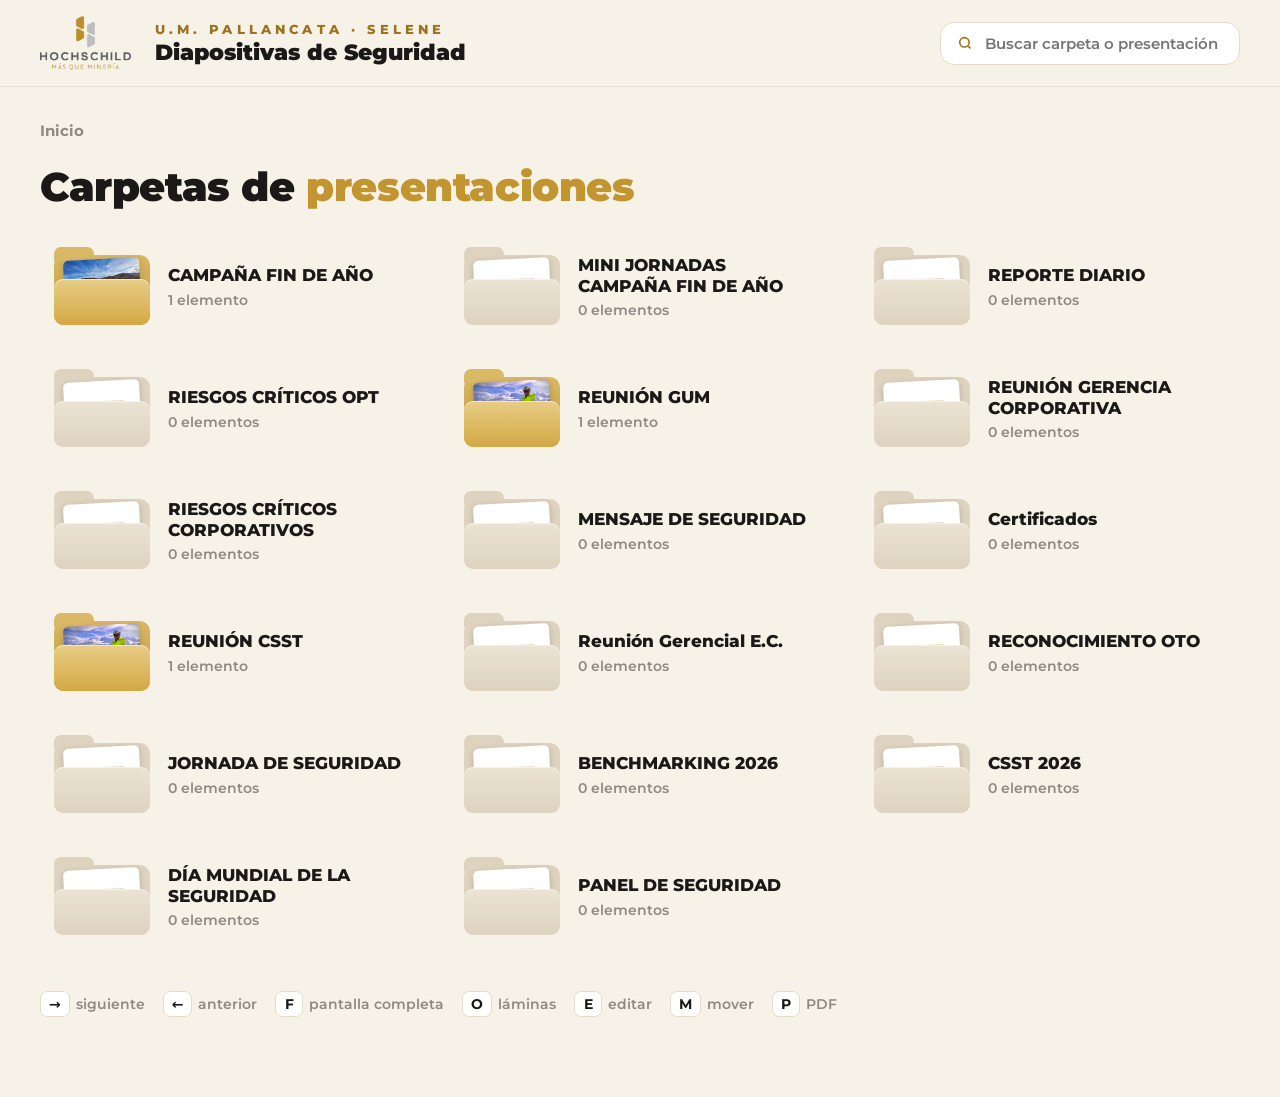
<file: index.html>
<!DOCTYPE html>
<html lang="es">
<head>
<meta charset="utf-8">
<meta name="viewport" content="width=device-width, initial-scale=1">
<link rel="icon" href="favicon.ico" sizes="any"><link rel="icon" href="assets/icons/favicon.svg" type="image/svg+xml"><link rel="apple-touch-icon" href="assets/icons/icon-180.png"><meta name="theme-color" content="#1a1917">
<title>Diapositivas de Seguridad · U.M. Pallancata – Selene</title>
<link rel="stylesheet" href="assets/css/deck.css?v=20261127k">
<style>
html,body{overflow:auto;height:auto;background:#f7f2e8;color:#1a1917}
.top{position:sticky;top:0;z-index:5;background:rgba(247,242,232,.9);backdrop-filter:blur(10px);border-bottom:1px solid #ebe1cc}
.top .in{max-width:1400px;margin:0 auto;padding:16px 40px;display:flex;align-items:center;gap:24px}
.top img{height:54px;display:block}
.top .t{font-size:13px;letter-spacing:.32em;font-weight:800;color:#9a7422}
.top .t b{display:block;letter-spacing:0;font-size:22px;color:#1a1917;font-weight:900;margin-top:2px}
.search{margin-left:auto;display:flex;align-items:center;gap:10px;background:#fff;border:1px solid #e6dcc6;border-radius:14px;padding:10px 16px;min-width:300px}
.search input{border:0;outline:0;font:600 15px Montserrat,sans-serif;width:100%;background:transparent}
main{max-width:1400px;margin:0 auto;padding:34px 40px 80px}
.crumb{display:flex;align-items:center;gap:10px;font-size:15px;font-weight:700;color:#8d8a83;margin-bottom:22px}
.crumb a{color:#9a7422;text-decoration:none;cursor:pointer}.crumb a:hover{text-decoration:underline}
h1{font-size:40px;font-weight:900;margin:0 0 26px;letter-spacing:-.01em}
h1 span{color:#c39531}
.grid{display:grid;grid-template-columns:repeat(auto-fill,minmax(300px,1fr));gap:22px 30px}
.fd{display:flex;align-items:center;gap:18px;padding:12px 14px;border-radius:18px;cursor:pointer;text-decoration:none;color:inherit;transition:background .25s,transform .25s}
.fd:hover{background:#fff;transform:translateY(-3px);box-shadow:0 14px 30px -18px rgba(90,60,10,.45)}
.ico{position:relative;width:96px;height:76px;flex:none}
.ico .back{position:absolute;inset:6px 0 0 0;border-radius:10px;background:linear-gradient(#d9b866,#c39531)}
.ico .back::before{content:"";position:absolute;left:0;top:-8px;width:40px;height:14px;border-radius:7px 7px 0 0;background:#d9b866}
.ico .ph{position:absolute;left:10px;right:10px;top:10px;height:44px;border-radius:5px;background:#fff center/cover;box-shadow:0 2px 6px rgba(0,0,0,.18);transform:rotate(-3deg)}
.ico .ph.doc{background:#fff;display:grid;place-items:center}
.ico .ph.doc::after{content:"";width:60%;height:5px;border-radius:3px;background:#e8dcc0;box-shadow:0 9px 0 #e8dcc0,0 18px 0 #efe6d2}
.ico .front{position:absolute;left:0;right:0;bottom:0;height:46px;border-radius:9px;background:linear-gradient(#e8cd86,#d3a843);box-shadow:inset 0 1px 0 rgba(255,255,255,.5)}
.fd.empty .back,.fd.empty .back::before{background:#ddd3bf}.fd.empty .front{background:linear-gradient(#ebe3d3,#ddd3bf)}
.fd h3{margin:0;font-size:17px;font-weight:800;text-transform:none;line-height:1.25}
.fd p{margin:4px 0 0;font-size:14px;color:#8d8a83;font-weight:600}
.decks{display:grid;grid-template-columns:repeat(auto-fill,minmax(360px,1fr));gap:28px}
.dk{background:#fff;border-radius:22px;overflow:hidden;text-decoration:none;color:inherit;border:1px solid #ece3cf;transition:transform .3s,box-shadow .3s}
.dk:hover{transform:translateY(-6px);box-shadow:0 26px 50px -26px rgba(90,60,10,.55)}
.dk .th{aspect-ratio:16/9;background:center 30%/cover;position:relative}
.dk .th::after{content:"";position:absolute;inset:0;background:linear-gradient(90deg,rgba(18,16,12,.82),rgba(18,16,12,.15))}
.dk .th b{position:absolute;left:24px;bottom:20px;z-index:2;color:#fff;font-size:30px;font-weight:900;line-height:1.05;max-width:70%}
.dk .th b span{color:#e8c97f;display:block;font-size:15px;letter-spacing:.2em;margin-bottom:6px}
.dk .in{padding:18px 22px;display:flex;align-items:center;gap:14px}
.dk .in div{flex:1}.dk h3{margin:0;font-size:18px;font-weight:800}.dk p{margin:4px 0 0;font-size:14px;color:#8d8a83;font-weight:600}
.dk .go{background:#c39531;color:#1a1917;font-weight:800;padding:10px 16px;border-radius:12px;font-size:14px;white-space:nowrap}
.dkw{position:relative}.dk-menu{position:absolute;right:12px;top:12px;z-index:3;width:40px;height:40px;border-radius:12px;border:0;background:rgba(255,255,255,.92);font-size:22px;font-weight:900;cursor:pointer}
.dk-new{border:2px dashed #d9c79c;background:#fffdf7;display:flex;flex-direction:column;align-items:center;justify-content:center;min-height:280px;cursor:pointer;font-family:Montserrat,sans-serif;color:#1a1917}
.dk-new .plus{width:74px;height:74px;border-radius:50%;background:#c39531;color:#1a1917;font-size:44px;font-weight:900;display:grid;place-items:center;margin-bottom:14px}
.dk-new h3{margin:0;font-size:20px;font-weight:900}.dk-new p{margin:6px 16px 0;font-size:14px;color:#8d8a83;font-weight:600;text-align:center}
.nmodal{position:fixed;inset:0;background:rgba(20,18,14,.55);display:none;place-items:center;z-index:50;padding:20px}.nmodal.on{display:grid}
.nbox{background:#fff;border-radius:22px;padding:26px 28px;width:min(520px,94vw);display:flex;flex-direction:column;gap:14px;box-shadow:0 30px 80px -20px rgba(0,0,0,.6)}
.nbox h3{margin:0;font-size:24px;font-weight:900}.nsub{margin:-6px 0 0;color:#8d8a83;font-weight:600;font-size:14px}
.nbox label{display:flex;flex-direction:column;gap:6px;font-size:13px;font-weight:800;letter-spacing:.04em;color:#6c6960}
.nbox input,.nbox select{font:600 15px Montserrat,sans-serif;border:1px solid #e2d8c2;border-radius:10px;padding:11px 12px;color:#1a1917}
.nbox .chk{flex-direction:row;align-items:flex-start;gap:10px;font-weight:600;letter-spacing:0;font-size:14px;color:#1a1917}.nbox .chk input{margin-top:3px}
.nerr{margin:0;min-height:18px;color:#b02a2a;font-weight:700;font-size:13px}
.nacts{display:flex;gap:10px;justify-content:flex-end}.nacts button{font:800 14px Montserrat,sans-serif;border:1px solid #e2d8c2;background:#fff;border-radius:12px;padding:11px 18px;cursor:pointer}
.nacts .ok{background:#c39531;border-color:#c39531}.nacts .del{color:#b02a2a;border-color:#f0caca}
.none{padding:60px;text-align:center;color:#8d8a83;font-weight:600;font-size:17px;background:#fff;border:2px dashed #e3d6b8;border-radius:22px}
.rlist{margin:0;padding:12px 14px 12px 30px;background:#faf6ee;border-radius:12px;max-height:200px;overflow:auto;font-size:14px}.rlist li{margin:3px 0}.rlist span{color:#8d8a83;font-size:12px;font-weight:700}
.rchoice{display:grid;gap:10px}.ropt{display:grid!important;grid-template-columns:auto 1fr;gap:4px 10px!important;align-items:center;border:1px solid #e2d8c2;border-radius:14px;padding:12px 14px;cursor:pointer;letter-spacing:0!important;color:#1a1917!important}
.ropt:has(input:checked){border-color:#c39531;background:#fffbf2}.ropt b{font-size:15px}.ropt span{grid-column:2;font-weight:600;color:#8d8a83;font-size:13px}.ropt select{grid-column:1/-1;margin-top:6px}
.keys{margin-top:44px;display:flex;flex-wrap:wrap;gap:10px 18px;color:#8d8a83;font-size:14px;font-weight:600}
.keys span b{display:inline-block;min-width:28px;text-align:center;padding:3px 8px;border-radius:7px;background:#fff;border:1px solid #e6dcc6;color:#1a1917;margin-right:6px}
@media (max-width:700px){.top .in{flex-wrap:wrap;padding:14px 18px}.search{min-width:0;width:100%}main{padding:24px 18px}}
</style>
</head>
<body data-nohome="1">
<header class="top"><div class="in">
  <img src="assets/img/logo-hochschild.png" alt="Hochschild">
  <div class="t">U.M. PALLANCATA · SELENE<b>Diapositivas de Seguridad</b></div>
  <label class="search"><svg width="18" height="18" viewBox="0 0 24 24" fill="none" stroke="#9a7422" stroke-width="2.4"><circle cx="11" cy="11" r="7"/><path d="m20 20-4-4"/></svg><input id="q" placeholder="Buscar carpeta o presentación"></label>
</div></header>
<main>
  <nav class="crumb" id="crumb"></nav>
  <h1 id="ttl"></h1>
  <div id="view"></div>
  <div class="nmodal" id="nmodal"></div>
  <div class="keys"><span><b>→</b>siguiente</span><span><b>←</b>anterior</span><span><b>F</b>pantalla completa</span><span><b>O</b>láminas</span><span><b>E</b>editar</span><span><b>M</b>mover</span><span><b>P</b>PDF</span></div>
</main>
<script src="data/catalogo.js?v=20261119a"></script>
<script src="data/nube.js?v=1" onerror="void 0"></script>
<script>
(function () {
  const C = window.CATALOGO || [], P = window.PLANTILLAS || { blanco: { nombre: 'En blanco', archivo: 'blanco.html', titulo: 'Nueva presentación' } }, N = window.NUBE || {}, $ = s => document.querySelector(s), esc = t => String(t == null ? '' : t).replace(/[&<>"]/g, c => ({ '&': '&amp;', '<': '&lt;', '>': '&gt;', '"': '&quot;' })[c]);
  const api = (path, opt = {}) => fetch(N.url + '/rest/v1/' + path, Object.assign({}, opt, { headers: Object.assign({ apikey: N.key, Authorization: 'Bearer ' + N.key, 'Content-Type': 'application/json' }, opt.headers || {}) })).then(async r => { if (!r.ok) throw new Error(await r.text()); return r.status === 204 ? null : r.json().catch(() => null); });
  const cloud = !!(N.url && N.key);
  let DECKS = []; try { DECKS = JSON.parse(localStorage.getItem('decks-cache') || '[]'); } catch (e) { }
  const fdate = d => { if (!d) return ''; const [y, m, dd] = d.split('-'); return `${dd}/${m}/${y}`; };
  const dayName = d => d ? ['domingo', 'lunes', 'martes', 'miércoles', 'jueves', 'viernes', 'sábado'][new Date(d + 'T12:00:00').getDay()] : '';
  const itemsOf = f => [...DECKS.filter(d => d.carpeta === f.id).map(d => ({ titulo: d.titulo, fecha: d.fecha ? dayName(d.fecha)[0].toUpperCase() + dayName(d.fecha).slice(1) + ' ' + fdate(d.fecha) : '', archivo: (P[d.plantilla] || P.blanco).archivo + '?d=' + encodeURIComponent(d.id), deck: d.id, cloud: d, laminas: (P[d.plantilla] || {}).laminas, portada: f.portada || 'assets/img/portada.jpg' })), ...f.items];
  const MESES = ['Enero', 'Febrero', 'Marzo', 'Abril', 'Mayo', 'Junio', 'Julio', 'Agosto', 'Setiembre', 'Octubre', 'Noviembre', 'Diciembre'];
  const n = f => { const k = itemsOf(f).length; return k === 1 ? '1 elemento' : k + ' elementos'; };
  const folder = f => { const has = itemsOf(f).length; return `<a class="fd ${has ? '' : 'empty'}" href="#${f.id}"><div class="ico"><div class="back"></div><div class="ph ${f.portada && has ? '' : 'doc'}" style="${f.portada && has ? `background-image:url(${f.portada})` : ''}"></div><div class="front"></div></div><div><h3>${esc(f.nombre)}</h3><p>${n(f)}</p></div></a>`; };
  const deck = d => `<div class="dkw"><a class="dk" href="${d.archivo}"><div class="th" style="background-image:url(${d.portada || 'assets/img/portada.jpg'})"><b><span>${esc(d.fecha)}</span>${esc(d.titulo)}</b></div><div class="in"><div><h3>${esc(d.titulo)}</h3><p>${esc(d.fecha)}${d.laminas ? ' · ' + d.laminas + ' láminas' : ''}</p></div><span class="go">Abrir ▶</span></div></a>${d.cloud ? `<button class="dk-menu" data-menu="${esc(d.deck)}" title="Opciones">⋯</button>` : ''}</div>`;
  const newCard = f => `<button class="dk dk-new" data-new="${f.id}"><div class="plus">＋</div><h3>Nueva presentación</h3><p>Plantilla: ${esc((P[f.plantilla] || P.blanco).nombre)}</p></button>`;
  function render() {
    const path = decodeURIComponent(location.hash.slice(1)).split('&')[0].split('/'), id = path[0], f = C.find(x => x.id === id), q = $('#q').value.trim().toLowerCase();
    if (f && f.anual) { // carpeta por año › mes › presentaciones (reporte diario)
      const all = itemsOf(f), raw = d => (d.cloud && d.cloud.fecha) || '', now = new Date(), Y = String(now.getFullYear()), M = String(now.getMonth() + 1).padStart(2, '0');
      const [, y, mo] = path; let crumb = `<a href="#">Inicio</a><span>›</span>` + (y ? `<a href="#${f.id}">${esc(f.nombre)}</a>` : `<span>${esc(f.nombre)}</span>`);
      const sub = (href, name, k) => `<a class="fd ${k ? '' : 'empty'}" href="#${href}"><div class="ico"><div class="back"></div><div class="ph ${f.portada && k ? '' : 'doc'}" style="${f.portada && k ? `background-image:url(${f.portada})` : ''}"></div><div class="front"></div></div><div><h3>${esc(name)}</h3><p>${k === 1 ? '1 elemento' : k + ' elementos'}</p></div></a>`;
      if (!y) { const ys = [...new Set([Y, ...all.map(d => raw(d).slice(0, 4)).filter(Boolean)])].sort().reverse();
        $('#ttl').innerHTML = esc(f.nombre); $('#view').innerHTML = `<div class="grid">${ys.map(v => sub(`${f.id}/${v}`, v, all.filter(d => raw(d).startsWith(v)).length)).join('')}</div>`; }
      else if (!mo) { crumb += `<span>›</span><span>${esc(y)}</span>`; const ms = [...new Set([...(y === Y ? [M] : []), ...all.filter(d => raw(d).startsWith(y)).map(d => raw(d).slice(5, 7))])].sort().reverse();
        $('#ttl').innerHTML = `${esc(f.nombre)} <span>${esc(y)}</span>`; $('#view').innerHTML = `<div class="grid">${ms.map(v => sub(`${f.id}/${y}/${v}`, MESES[+v - 1].toUpperCase(), all.filter(d => raw(d).startsWith(y + '-' + v)).length)).join('')}</div>`; }
      else { crumb += `<span>›</span><a href="#${f.id}/${y}">${esc(y)}</a><span>›</span><span>${MESES[+mo - 1]}</span>`; $('#ttl').innerHTML = `${esc(f.nombre)} <span>${MESES[+mo - 1]} ${esc(y)}</span>`;
        $('#view').innerHTML = `<div class="decks">${newCard(f)}${all.filter(d => raw(d).startsWith(y + '-' + mo)).sort((a, b) => raw(b).localeCompare(raw(a))).map(deck).join('')}</div>`; }
      $('#crumb').innerHTML = crumb;
    } else if (f) {
      $('#crumb').innerHTML = `<a href="#">Inicio</a><span>›</span><span>${esc(f.nombre)}</span>`; $('#ttl').innerHTML = esc(f.nombre);
      $('#view').innerHTML = `<div class="decks">${newCard(f)}${itemsOf(f).map(deck).join('')}</div>`;
    } else if (q) {
      const fs = C.filter(x => x.nombre.toLowerCase().includes(q)), ds = C.flatMap(itemsOf).filter(d => (d.titulo + ' ' + d.fecha).toLowerCase().includes(q));
      $('#crumb').innerHTML = `<a href="#">Inicio</a><span>›</span><span>Búsqueda</span>`; $('#ttl').innerHTML = `Resultados para <span>“${esc(q)}”</span>`;
      $('#view').innerHTML = (fs.length ? `<div class="grid">${fs.map(folder).join('')}</div>` : '') + (ds.length ? `<div class="decks" style="margin-top:30px">${ds.map(deck).join('')}</div>` : '') || `<div class="none">No se encontró nada.</div>`;
    } else {
      $('#crumb').innerHTML = `<span>Inicio</span>`; $('#ttl').innerHTML = `Carpetas de <span>presentaciones</span>`;
      $('#view').innerHTML = `<div class="grid">${C.map(folder).join('')}</div>`;
    }
  }
  // presentaciones creadas sin internet: se registran en la nube al volver la conexión
  async function subirPendientes() { let pend = []; try { pend = JSON.parse(localStorage.getItem('decks-pend') || '[]'); } catch (e) { } if (!pend.length || !navigator.onLine || !cloud) return;
    const quedan = []; for (const r of pend) { try { await api('diapo_decks', { method: 'POST', headers: { Prefer: 'return=minimal,resolution=ignore-duplicates' }, body: JSON.stringify({ id: r.id, carpeta: r.carpeta, plantilla: r.plantilla, titulo: r.titulo, fecha: r.fecha }) }); } catch (e) { quedan.push(r); } }
    localStorage.setItem('decks-pend', JSON.stringify(quedan)); }
  addEventListener('online', () => subirPendientes().then(() => loadDecks()));
  async function loadDecks() {
    await subirPendientes().catch(() => { });
    if (!cloud) return;
    try { DECKS = await api('diapo_decks?borrado=eq.false&select=*&order=fecha.desc.nullslast,creado.desc') || []; localStorage.setItem('decks-cache', JSON.stringify(DECKS)); render(); } catch (e) { console.warn('Sin conexión: se muestran las presentaciones guardadas en este equipo', e); }
  }
  /* ---------- crear presentación ---------- */
  const nextDay = dow => { const d = new Date(); d.setHours(12); if (dow == null) return d.toISOString().slice(0, 10); if (dow === 'm') { d.setDate(d.getDate() + 1); return d.toISOString().slice(0, 10); } const add = (dow - d.getDay() + 7) % 7; d.setDate(d.getDate() + add); return d.toISOString().slice(0, 10); };
  const GUM_OCULTAS = ['g-estad', 'g-acuerdos', 'g-hall', 'g-abiertos', 'g-s-retraso', 'g-resumen', 'g-oto', 'g-insp'];
  function openNew(folderId, importId) {
    const f = C.find(x => x.id === folderId) || C[0]; const m = $('#nmodal');
    m.innerHTML = `<form class="nbox"><h3>Nueva presentación</h3><p class="nsub">Carpeta: <b>${esc(f.nombre)}</b>${importId ? ' · con las estadísticas enviadas desde Safety HOC' : ''}</p>
      <label>Plantilla<select name="p">${Object.entries(P).map(([k, v]) => `<option value="${k}" ${k === f.plantilla ? 'selected' : ''}>${esc(v.nombre)}</option>`).join('')}</select></label>
      <label>Fecha de la reunión<input type="date" name="fecha" required></label>
      <label>Título<input name="t" required maxlength="120"></label>
      <label class="chk"><input type="checkbox" name="copy" checked> Copiar el contenido de la última presentación de esta carpeta (tablas, textos e imágenes) para solo actualizarla</label>
      <p class="nerr"></p><div class="nacts"><button type="button" data-x>Cancelar</button><button type="button" data-cero title="Una presentación sin contenido para diseñarla desde cero (se abre en modo edición)">＋ Vacía (desde cero)</button><button class="ok">Crear y abrir</button></div></form>`;
    const fm = $('form', m), sync = () => { const pl = P[fm.p.value] || P.blanco; fm.fecha.value = fm.fecha.value || nextDay(pl.dia); fm.t.value = `${pl.titulo} · ${fdate(fm.fecha.value)}`; };
    fm.p.onchange = () => { fm.fecha.value = ''; sync(); }; fm.fecha.onchange = () => { const pl = P[fm.p.value] || P.blanco; fm.t.value = `${pl.titulo} · ${fdate(fm.fecha.value)}`; }; sync();
    const prev = itemsOf(f).sort((a, b) => ((b.cloud || {}).fecha || '').localeCompare((a.cloud || {}).fecha || ''))[0]; if (prev && f.plantilla === 'diario') fm.copy.checked = false; if (!prev) { fm.copy.checked = false; fm.copy.closest('label').style.display = 'none'; }
    const copyTxt = () => { const lab = fm.copy.closest('label'); lab.lastChild.textContent = fm.p.value === 'diario' ? ' Copiar los textos del último reporte diario (responsables, tabla de hallazgos, etc.). Las fotos no se copian: cada día se ponen las nuevas.' : fm.p.value === 'gum' ? ' Copiar los acuerdos y pedidos del CSST (y textos) de la última GUM para solo actualizarlos. La GUM empieza con portada, momento ambiental, índices por unidad, pedidos del CSST del mes, campaña del mes y cierre; los gráficos de Safety HOC se agregan después.' : ' Copiar el contenido de la última presentación de esta carpeta (tablas, textos e imágenes) para solo actualizarla'; };
    const LIMPIAS = ['gum', 'riesgos-corp']; const defCopy = () => { fm.copy.checked = !LIMPIAS.includes(fm.p.value); };
    fm.p.addEventListener('change', copyTxt); fm.p.addEventListener('change', defCopy); copyTxt(); defCopy();
    $('[data-cero]', m).onclick = () => { fm.p.value = 'blanco'; fm.copy.checked = false; const pl = P.blanco; fm.t.value = `Presentación nueva · ${fdate(fm.fecha.value)}`; fm.requestSubmit ? fm.requestSubmit() : fm.onsubmit(new Event('submit')); };
    m.classList.add('on'); $('[data-x]', m).onclick = () => m.classList.remove('on');
    fm.onsubmit = async e => { e.preventDefault(); const err = $('.nerr', m); if (!cloud) { err.textContent = 'La nube no está configurada.'; return; }
      const pl = fm.p.value, fecha = fm.fecha.value, id = `${pl}-${fecha.replace(/-/g, '')}-${Math.random().toString(36).slice(2, 6)}`;
      err.textContent = 'Creando…';
      const abrir = () => location.href = `${(P[pl] || P.blanco).archivo}?d=${encodeURIComponent(id)}&fecha=${fecha}${importId ? '&importar=' + encodeURIComponent(importId) : ''}${fm.copy.checked && prev ? '' : '&limpia=1'}${pl === 'blanco' ? '&editar=1' : ''}`;
      if (!navigator.onLine) { // sin internet: se crea en este equipo y se sube a la nube al volver la conexión
        const row = { id, carpeta: f.id, plantilla: pl, titulo: fm.t.value.trim(), fecha, borrado: false, creado: new Date().toISOString() };
        const pend = JSON.parse(localStorage.getItem('decks-pend') || '[]'); pend.push(row); localStorage.setItem('decks-pend', JSON.stringify(pend));
        DECKS.unshift(row); localStorage.setItem('decks-cache', JSON.stringify(DECKS)); return abrir();
      }
      try {
        await api('diapo_decks', { method: 'POST', headers: { Prefer: 'return=minimal' }, body: JSON.stringify({ id, carpeta: f.id, plantilla: pl, titulo: fm.t.value.trim(), fecha }) });
        const src = prev && fm.copy.checked ? prev : null; let data = null;
        if (src && src.deck && (!src.cloud || src.cloud.plantilla === pl) && !(src.archivo || '').startsWith('gum-octubre')) {
          const rows = await api(`diapo_cambios?deck_id=eq.${encodeURIComponent(src.deck)}&select=data`);
          if (rows && rows[0]) { data = rows[0].data || {}; data.meta = data.meta && Array.isArray(data.meta.orden) ? { orden: data.meta.orden } : {}; }
        }
        // riesgos OPT: se continúa el programa de la semana anterior (tablas, textos, láminas ocultas y la foto de la dinámica grupal); la foto del momento de seguridad se pone nueva
        if (pl === 'riesgos-opt' && data) { data.images = Object.fromEntries(Object.entries(data.images || {}).filter(([k]) => k === 'portada' || k === 'dinamica')); data.meta = {}; }
        // GUM nueva: vacía (portada, acuerdos del CSST y cierre). De la anterior solo se copian textos y tablas (acuerdos), no gráficos ni láminas agregadas.
        if (pl === 'gum') {
          data = data || {}; data.meta = {}; data.slides = {}; data.free = {}; data.charts = {};
          data.layout = Object.fromEntries(Object.entries(data.layout || {}).filter(([k]) => !k.startsWith('free:') && !k.startsWith('x')));
          data.images = Object.fromEntries(Object.entries(data.images || {}).filter(([k]) => !k.startsWith('free-') && !k.includes('@x')));
          data.hidden = Object.fromEntries(GUM_OCULTAS.map(k => [k, true]));
          ['g-idx-pal', 'g-idx-sel', 'g-pedidos', 'g-campana'].forEach(k => data.hidden[k] = false); // índices por unidad, acta y campaña del mes
        }
        if (pl === 'diario' && data) { data.images = {}; data.free = Object.fromEntries(Object.entries(data.free || {}).filter(([, v]) => v.t !== 'img')); data.meta = {}; } // el diario nuevo no arrastra las fotos del anterior
        if (data) await api('diapo_cambios', { method: 'POST', headers: { Prefer: 'return=minimal' }, body: JSON.stringify({ deck_id: id, data, updated_at: new Date().toISOString(), updated_by: src ? 'copia' : 'nueva' }) });
        abrir();
      } catch (ex) { console.error(ex); err.textContent = 'No se pudo crear: ' + ex.message.slice(0, 160); }
    };
  }
  /* ---------- renombrar / eliminar ---------- */
  function menu(id, btn) {
    const d = DECKS.find(x => x.id === id); if (!d) return; const m = $('#nmodal');
    m.innerHTML = `<form class="nbox"><h3>${esc(d.titulo)}</h3><label>Título<input name="t" value="${esc(d.titulo)}" maxlength="120"></label><label>Fecha<input type="date" name="fecha" value="${d.fecha || ''}"></label><p class="nerr"></p>
      <div class="nacts"><button type="button" class="del" data-del>🗑 Eliminar</button><span style="flex:1"></span><button type="button" data-x>Cancelar</button><button class="ok">Guardar</button></div></form>`;
    m.classList.add('on'); const fm = $('form', m); $('[data-x]', m).onclick = () => m.classList.remove('on');
    fm.onsubmit = async e => { e.preventDefault(); try { await api(`diapo_decks?id=eq.${encodeURIComponent(id)}`, { method: 'PATCH', headers: { Prefer: 'return=minimal' }, body: JSON.stringify({ titulo: fm.t.value.trim(), fecha: fm.fecha.value || null }) }); m.classList.remove('on'); loadDecks(); } catch (ex) { $('.nerr', m).textContent = 'No se pudo guardar.'; } };
    $('[data-del]', m).onclick = async () => { if (!confirm('¿Eliminar «' + d.titulo + '»? Dejará de aparecer en la carpeta.')) return; try { await api(`diapo_decks?id=eq.${encodeURIComponent(id)}`, { method: 'PATCH', headers: { Prefer: 'return=minimal' }, body: JSON.stringify({ borrado: true }) }); m.classList.remove('on'); DECKS = DECKS.filter(x => x.id !== id); render(); loadDecks(); } catch (ex) { $('.nerr', m).textContent = 'No se pudo eliminar.'; } };
  }
  document.addEventListener('click', e => {
    const nb = e.target.closest('[data-new]'); if (nb) { e.preventDefault(); openNew(nb.dataset.new); return; }
    const mb = e.target.closest('[data-menu]'); if (mb) { e.preventDefault(); menu(mb.dataset.menu, mb); return; }
    if (e.target.id === 'nmodal') e.target.classList.remove('on');
  });
  addEventListener('hashchange', () => { $('#q').value = ''; render(); scrollTo(0, 0); }); $('#q').addEventListener('input', render);
  render(); loadDecks();
  /* ---------- llegada desde Safety HOC: #enviar&importar=<id> (o #gum&importar=<id>) ---------- */
  async function receive(importId) {
    const m = $('#nmodal'); let info = null;
    try { const r = await api(`diapo_importaciones?id=eq.${encodeURIComponent(importId)}&select=periodo,tipo,data`); info = r && r[0]; } catch (e) { }
    const g = (info && info.data && info.data.graficos) || [], isGum = !!(info && info.data && info.data.destino === 'gum');
    const all = C.flatMap(f => itemsOf(f).map(d => ({ ...d, carpeta: f.nombre, fid: f.id }))).sort((a, b) => isGum ? (b.fid === 'gum') - (a.fid === 'gum') : 0);
    m.innerHTML = `<form class="nbox"><h3>${isGum ? 'Para la Reunión GUM: ' : 'Llegaron '}${g.length ? g.length + ' gráfico' + (g.length > 1 ? 's' : '') : 'estadísticas'} de Safety HOC</h3>
      <p class="nsub">${info ? 'Periodo: <b>' + esc(info.periodo || '') + '</b>' : 'No se pudo leer el envío; revise la conexión.'}</p>
      ${g.length ? `<ul class="rlist">${g.slice(0, 8).map(x => `<li><b>${esc(x.titulo)}</b> <span>${esc(x.subtitulo || '')}</span></li>`).join('')}${g.length > 8 ? `<li>… y ${g.length - 8} más</li>` : ''}</ul>` : ''}
      <p class="nsub">${isGum ? 'Llenan los gráficos y comentarios de la plantilla GUM; los que la GUM no tiene se agregan como láminas nuevas.' : 'Cada gráfico se agrega como una lámina nueva, con sus datos editables.'}</p>
      <div class="rchoice"><label class="ropt"><input type="radio" name="w" value="new" checked><b>${isGum ? 'GUM nueva' : 'Presentación nueva'}</b><span>${isGum ? 'Plantilla Reunión GUM, con la fecha del próximo martes' : 'Elija la carpeta y la plantilla'}</span>
        <select name="f">${C.map(f => `<option value="${f.id}" ${f.id === 'gum' ? 'selected' : ''}>${esc(f.nombre)}</option>`).join('')}</select></label>
      <label class="ropt"><input type="radio" name="w" value="old" ${all.length ? '' : 'disabled'}><b>${isGum ? 'Actualizar una GUM que ya existe' : 'Agregar a una que ya existe'}</b><span>${all.length ? 'Se agregan antes de la lámina de cierre' : 'Todavía no hay presentaciones'}</span>
        <select name="d">${all.map((d, i) => `<option value="${i}">${esc(d.carpeta)} · ${esc(d.titulo)}${d.fecha ? ' · ' + esc(d.fecha) : ''}</option>`).join('')}</select></label></div>
      <p class="nerr"></p><div class="nacts"><button type="button" data-x>Cancelar</button><button class="ok">Continuar</button></div></form>`;
    m.classList.add('on'); const fm = $('form', m);
    $('[data-x]', m).onclick = () => { m.classList.remove('on'); history.replaceState(null, '', location.pathname); };
    fm.f.onfocus = () => fm.w.value = 'new'; fm.d.onfocus = () => { if (all.length) fm.w.value = 'old'; };
    fm.onsubmit = e => { e.preventDefault();
      if (fm.w.value === 'old') { const d = all[+fm.d.value]; if (!d) return; location.href = d.archivo + (d.archivo.includes('?') ? '&' : '?') + 'importar=' + encodeURIComponent(importId); }
      else openNew(fm.f.value, importId); };
  }
  const hk = location.hash.slice(1).split('&'), hp = new URLSearchParams(hk.slice(1).join('&'));
  if (hp.get('importar')) { if (hk[0] === 'enviar') loadDecks().finally(() => receive(hp.get('importar'))); else openNew(hk[0] || 'gum', hp.get('importar')); }
})();
</script>
<script>if("serviceWorker" in navigator && /^https?:/.test(location.protocol)){let had=!!navigator.serviceWorker.controller,done=false;navigator.serviceWorker.addEventListener("controllerchange",()=>{if(had&&!done){done=true;const go=()=>window.DECK&&(DECK.hablando||(DECK.editing&&DECK.editing())||(DECK.moving&&DECK.moving())||document.querySelector(".modal.on,.ins-menu.on"))?setTimeout(go,2000):location.reload();go()}});addEventListener("load",()=>navigator.serviceWorker.register("sw.js").then(r=>r.update()).catch(()=>{}))}</script>
</body>
</html>
</file>
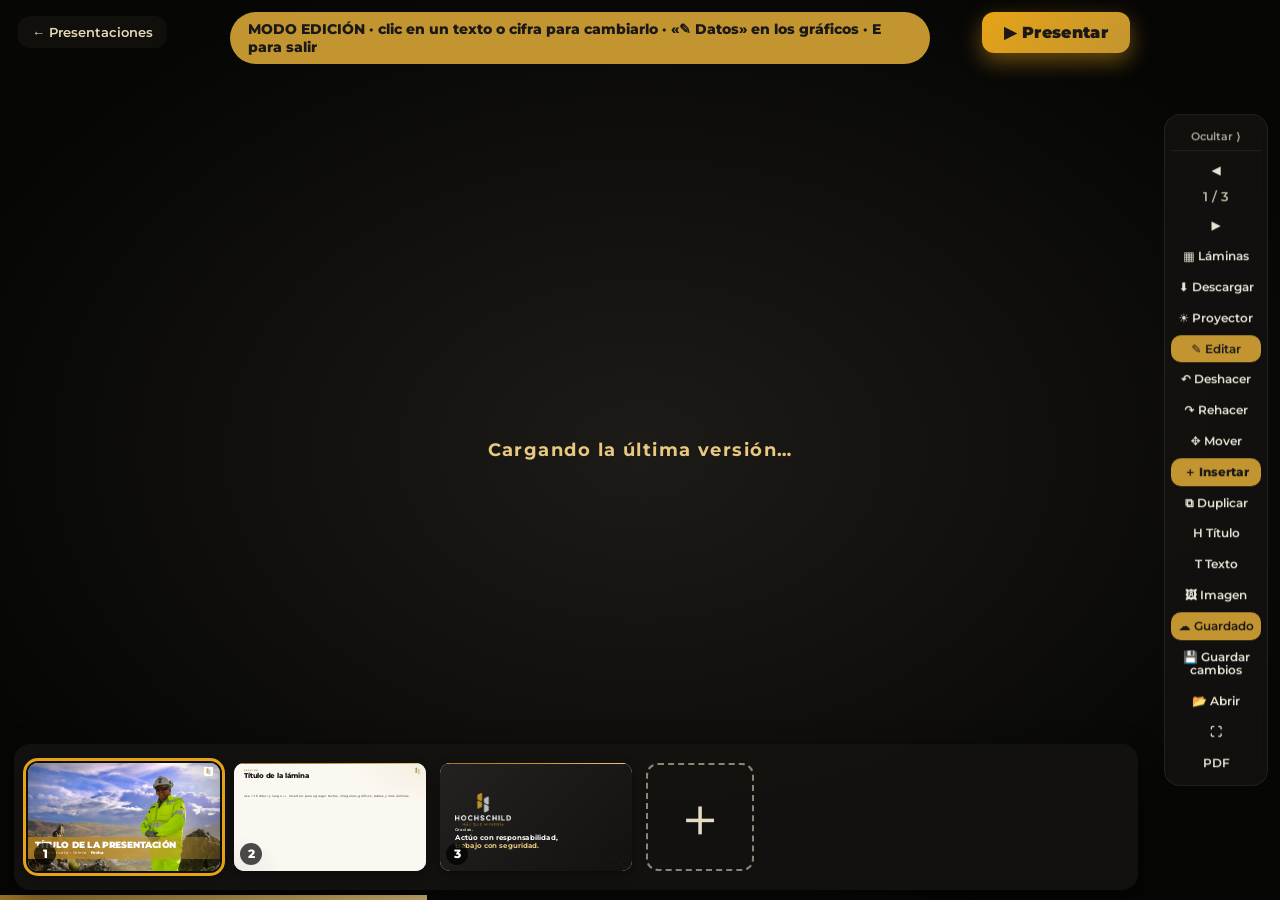
<file: blanco.html>
<!DOCTYPE html>
<html lang="es">
<head>
<meta charset="utf-8">
<meta name="viewport" content="width=device-width, initial-scale=1">
<link rel="icon" href="favicon.ico" sizes="any"><link rel="icon" href="assets/icons/favicon.svg" type="image/svg+xml"><link rel="apple-touch-icon" href="assets/icons/icon-180.png"><meta name="theme-color" content="#1a1917">
<title>Presentación</title>
<link rel="stylesheet" href="assets/css/deck.css?v=20261127k">
<link rel="stylesheet" href="assets/css/tpl.css?v=20261127k">
<style></style>
<script src="data/nube.js?v=1" onerror="void 0"></script><script>if(window.NUBE&&NUBE.key)document.documentElement.classList.add("nube-cargando")</script>
</head>
<body data-deck="blanco-plantilla" data-transition="push">
<div class="viewport"><div class="stage">

<section class="slide dark" id="b-portada" data-transition="zoom" data-title="Portada">
  <div class="cover-bg"><div class="slot cover" data-slot="portada" data-src="assets/img/portada.jpg" data-ph="Pegue la foto de portada"></div></div>
  <div class="cover-logo" data-a="down"><img src="assets/img/logo-mark.png?v=2" alt=""></div>
  <div class="cover-band" data-a="left"><h1>TÍTULO DE LA PRESENTACIÓN</h1><p class="rich">U.M. Pallancata – Selene · <span class="edit dt" data-fecha>Fecha</span></p></div>
</section>
<section class="slide light" id="b-1" data-title="Lámina 1">
  <div class="hexbg"></div><div class="topbar" data-a="grow"></div><img class="mark" src="assets/img/logo-mark.png?v=2" alt=""><div class="sh"><div class="kick" data-a="left">Sección</div><h2 data-a="up">Título de la lámina</h2></div>
  <div class="body" style="top:270px"><p class="lead" data-a="up" style="font-size:34px">Use «✎ Editar» y luego «＋ Insertar» para agregar textos, imágenes, gráficos, tablas y más láminas.</p></div>
</section>
<section class="slide dark" id="b-cierre" data-transition="zoom" data-title="Cierre">
  <div class="hexbg"></div><div class="topbar" data-a="grow"></div>
  <img src="assets/img/logo-hochschild-blanco.png" alt="Hochschild" style="position:absolute;left:150px;top:300px;width:560px" data-a="blur">
  <div style="position:absolute;left:150px;top:640px;color:#fff" data-a="up"><h3 style="font-size:44px;margin:0 0 14px;color:#d8d1c2">Gracias.</h3><h2 style="font-size:72px;margin:0;line-height:1.08">Actúo con responsabilidad,<br><span style="color:#e8c97f">trabajo con seguridad.</span></h2></div>
</section>
</div></div>
<script src="assets/lib/gsap.min.js"></script>
<script src="assets/lib/chart.umd.min.js"></script>
<script src="assets/lib/chartjs-plugin-datalabels.min.js"></script>
<script src="assets/js/deck.js?v=20261127k"></script>
<script src="assets/lib/supabase.min.js?v=2.119"></script>
<script src="assets/js/cloud.js?v=20261127k"></script>
<script src="assets/js/charts.js?v=20261118c"></script>
<script src="assets/js/tpl.js?v=20261117c"></script>
<script src="assets/js/editor.js?v=20261127k"></script>
<script>if("serviceWorker" in navigator && /^https?:/.test(location.protocol)){let had=!!navigator.serviceWorker.controller,done=false;navigator.serviceWorker.addEventListener("controllerchange",()=>{if(had&&!done){done=true;const go=()=>window.DECK&&(DECK.hablando||(DECK.editing&&DECK.editing())||(DECK.moving&&DECK.moving())||document.querySelector(".modal.on,.ins-menu.on"))?setTimeout(go,2000):location.reload();go()}});addEventListener("load",()=>navigator.serviceWorker.register("sw.js").then(r=>r.update()).catch(()=>{}))}</script>
</body>
</html>
</file>
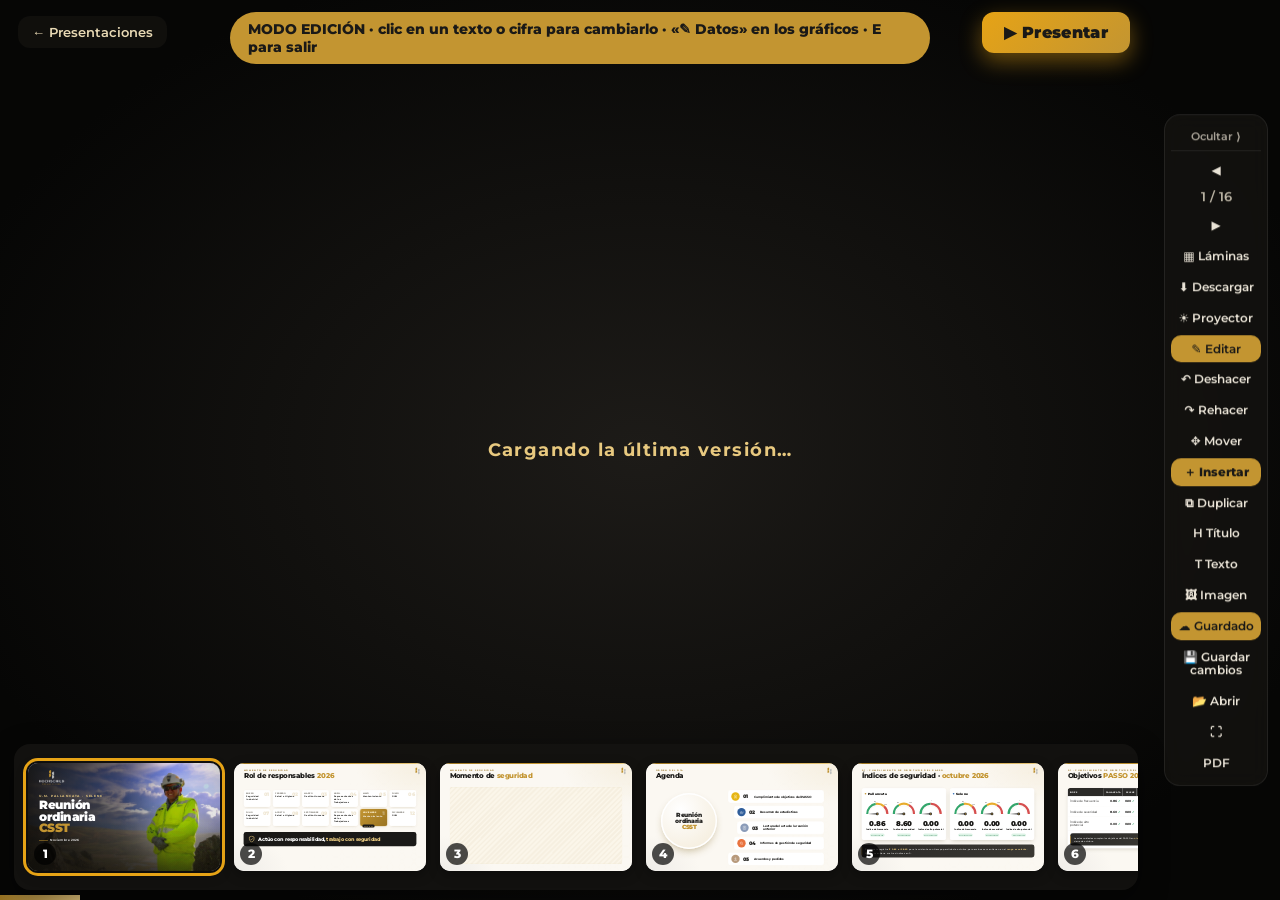
<file: csst-noviembre-2026.html>
<!DOCTYPE html>
<html lang="es">
<head>
<meta charset="utf-8">
<meta name="viewport" content="width=device-width, initial-scale=1">
<link rel="icon" href="favicon.ico" sizes="any"><link rel="icon" href="assets/icons/favicon.svg" type="image/svg+xml"><link rel="apple-touch-icon" href="assets/icons/icon-180.png"><meta name="theme-color" content="#1a1917">
<title>Reunión Ordinaria CSST · Noviembre 2026 (resultados de octubre)</title>
<link rel="stylesheet" href="assets/css/deck.css?v=20261127k">
<style>
/* ---------- portada ---------- */
#s-portada .bg{position:absolute;inset:-40px;background:url(assets/img/portada.jpg) center 30%/cover}
#s-portada .shade{position:absolute;inset:0;background:linear-gradient(90deg,rgba(18,16,12,.92) 0%,rgba(18,16,12,.55) 48%,rgba(18,16,12,.05) 75%),linear-gradient(0deg,rgba(18,16,12,.7),transparent 45%)}
#s-portada .ttl{position:absolute;left:110px;top:310px;width:1050px;color:#fff}
#s-portada .ttl .kick{font-size:26px;letter-spacing:.42em;font-weight:700;color:var(--gold-l)}
#s-portada .ttl h1{font-size:118px;line-height:.98;margin:22px 0 0;font-weight:900;letter-spacing:-.02em}
#s-portada .ttl h1 span{display:block;color:var(--gold)}
#s-portada .ttl .date{margin-top:40px;display:inline-flex;align-items:center;gap:22px;font-size:34px;font-weight:600}
#s-portada .ttl .date i{display:block;width:90px;height:5px;background:var(--gold);border-radius:4px}
#s-portada .logo{position:absolute;left:110px;top:70px;filter:drop-shadow(0 6px 18px rgba(0,0,0,.45))}
#s-portada .chips{position:absolute;left:110px;bottom:90px;display:flex;gap:18px}
#s-portada .chips p{margin:0;padding:14px 26px;border-radius:99px;background:rgba(255,255,255,.1);border:1px solid rgba(255,255,255,.22);color:#f2e6c8;font-weight:600;font-size:22px;backdrop-filter:blur(6px)}
/* ---------- rol mensual ---------- */
.months{display:grid;grid-template-columns:repeat(6,1fr);gap:20px}
.mo{background:#fff;border:1px solid #eee5d2;border-radius:20px;padding:22px 24px 26px;position:relative;box-shadow:0 10px 30px -18px rgba(70,50,10,.35);min-height:170px}
.mo .m{font-size:17px;font-weight:800;letter-spacing:.16em;text-transform:uppercase;color:var(--muted)}
.mo .r{font-size:23px;font-weight:700;margin-top:8px;line-height:1.22;color:var(--ink)}
.mo .n{position:absolute;right:18px;top:12px;font-size:46px;font-weight:900;color:#f0e8d6}
.mo.past{opacity:.5}
.mo.now{background:linear-gradient(135deg,#c39531,#9a7422);border-color:transparent;outline:6px solid rgba(195,149,49,.25)}
.mo.now .m{color:#fff3d6}.mo.now .r{color:#fff;font-size:25px}.mo.now .n{color:rgba(255,255,255,.22)}
.mo.now::after{content:"ESTE MES";position:absolute;left:22px;bottom:-16px;background:#1a1917;color:var(--gold-l);font-size:14px;font-weight:800;letter-spacing:.2em;padding:6px 14px;border-radius:99px}
.slogan{margin-top:60px;background:#1a1917;color:#fff;border-radius:24px;padding:36px 46px;display:flex;gap:30px;align-items:center}
.slogan p{margin:0;font-size:46px;font-weight:800;line-height:1.15}
.slogan p span{color:var(--gold-l)}
/* ---------- agenda ---------- */
.ag-hub{position:absolute;left:150px;top:300px;width:560px;height:560px;border-radius:50%;background:radial-gradient(circle at 35% 30%,#fff,#f3ead7);box-shadow:0 40px 80px -30px rgba(120,90,20,.45),inset 0 0 0 14px #fff;display:grid;place-items:center;text-align:center}
.ag-hub h3{font-size:56px;font-weight:900;line-height:1.05;margin:0;color:var(--char)}.ag-hub h3 span{color:var(--gold)}
.ag-list{position:absolute;left:820px;top:270px;width:960px;display:flex;flex-direction:column;gap:26px}
.ag{display:flex;align-items:center;gap:30px;background:#fff;border-radius:24px;padding:22px 32px;cursor:pointer;border:1px solid #efe7d6;transition:transform .3s var(--ease),box-shadow .3s}
.ag:hover{transform:translateX(18px);box-shadow:0 18px 40px -20px rgba(120,90,20,.55)}
.ag .ic{width:84px;height:84px;border-radius:50%;display:grid;place-items:center;color:#fff;flex:none}
.ag .ic svg{width:44px;height:44px}
.ag b{font-size:54px;font-weight:900;color:var(--char);width:84px}
.ag p{margin:0;font-size:28px;font-weight:700;letter-spacing:.02em}
.ag:nth-child(2){margin-left:60px}.ag:nth-child(3){margin-left:90px}.ag:nth-child(4){margin-left:60px}
/* ---------- medidores ---------- */
.units{display:grid;grid-template-columns:1fr 1fr;gap:34px}
.unit{padding:36px 30px 34px}
.unit h3{display:flex;align-items:center;gap:14px;font-size:34px;font-weight:900;margin:0 0 6px}
.unit h3 i{width:16px;height:16px;border-radius:50%;background:var(--gold);display:inline-block}
.g3{display:grid;grid-template-columns:repeat(3,1fr);gap:14px;margin-top:10px}
.gauge{text-align:center}
.gauge svg{width:100%;height:220px;overflow:visible}
.gauge .val{font-size:70px;font-weight:900;line-height:1;margin-top:6px;letter-spacing:-.02em}
.gauge h4{font-size:20px;margin:10px 0 8px;font-weight:800;line-height:1.2;min-height:48px}
.gauge .pill{font-size:15px;padding:6px 12px}
/* ---------- tabla PASSO ---------- */
.passo{display:grid;grid-template-columns:1.15fr .85fr;gap:44px;align-items:start}
.passo table.t td{font-size:28px;padding:34px 22px}
.passo table.t th{font-size:19px}
.ok-ck::after{content:" ✓";color:var(--ok);font-weight:900}
.passo td.n{white-space:nowrap}
.hht{padding:38px 40px}.hht .big{font-size:96px;color:var(--gold)}
.hht .split{display:flex;gap:16px;margin-top:16px;flex-wrap:wrap}
.hht .split p{margin:0;padding:10px 18px;border-radius:14px;background:#f6f0e2;font-size:20px;font-weight:700}
/* ---------- eventos ---------- */
.evt{display:grid;grid-template-columns:1fr 150px 150px 150px 150px;gap:0 18px;align-items:center}
.evt .grp{grid-column:span 2;text-align:center;font-size:24px;font-weight:900;padding:10px 0;border-radius:14px 14px 0 0;color:#fff;margin-bottom:6px}
.evt .grp.p{background:#c39531}.evt .grp.s{background:#2f6db5}
.evt .hx{--s:66px !important}
.evt .h{font-size:20px;font-weight:800;letter-spacing:.16em;color:var(--muted);text-transform:uppercase;text-align:center;padding-bottom:10px}
.evt .h:first-child{text-align:left}
.evt .row{display:contents}
.evt .lab{height:66px;margin:5px 0;border-radius:16px;display:flex;align-items:center;padding:0 28px;font-size:25px;font-weight:800;color:#fff}
.evt .hx{justify-self:center;--s:74px;width:var(--s);height:calc(var(--s)*1.1547);clip-path:polygon(50% 0,100% 25%,100% 75%,50% 100%,0 75%,0 25%);display:grid;place-items:center;font-size:32px;font-weight:900;color:#fff}
.evt .zero .lab,.evt .zero .hx{opacity:.55}
.im4{display:grid;grid-template-columns:1fr 1fr;grid-template-rows:1fr 1fr;gap:26px 36px}
.im4 .card{padding:22px 30px;display:flex;flex-direction:column}.im4 .chartbox{flex:1;min-height:0;margin-top:6px}
.sub .dot{display:inline-block;width:14px;height:14px;border-radius:50%;background:var(--gold);margin-right:10px;vertical-align:-1px}.sub .dot.sel{background:#2f6db5}
/* ---------- detalle de eventos ---------- */
.evd{display:grid;grid-template-columns:1.02fr .98fr;gap:40px;align-items:start}
.evd .card{padding:32px 38px}
.evd .tags{display:flex;gap:12px;flex-wrap:wrap}
.facts{display:grid;grid-template-columns:auto 1fr;gap:9px 20px;margin:20px 0 18px;font-size:21px}
.facts dt{color:var(--muted);font-weight:700}.facts dd{margin:0;font-weight:700}
.evd h4{font-size:17px;letter-spacing:.18em;text-transform:uppercase;color:var(--gold-d);margin:16px 0 8px;font-weight:800}
.evd p.desc{font-size:21px;line-height:1.48;color:var(--ink2);margin:0}
.evd ul.causes{margin:0;padding-left:26px;font-size:20px;line-height:1.42;color:var(--ink)}
.evd ul.causes li{margin-bottom:6px}
.photos{display:grid;grid-template-columns:1fr;grid-template-rows:1.15fr .85fr;gap:16px;height:780px}
.acts{margin-top:20px;padding:22px 26px}
.act{display:grid;grid-template-columns:1fr 150px 92px;gap:14px;align-items:center;padding:9px 0;border-bottom:1px solid #f1ebdd;font-size:18px}
.act:last-child{border:0}
.act p{margin:0;font-weight:600;line-height:1.3}
.act .r{color:var(--muted);font-weight:700;font-size:16px}
.act .pc{font-weight:900;text-align:right}
.mini{height:8px;border-radius:9px;background:#eee7d8;overflow:hidden;margin-top:6px}.mini i{display:block;height:100%;border-radius:9px;width:0}
/* ---------- acuerdos ---------- */
.ac{display:grid;grid-template-columns:70px 230px 1fr 150px 1fr 200px 150px 150px;gap:20px;align-items:center;background:#fff;border-radius:20px;padding:18px 24px;margin-bottom:12px;border:1px solid #efe7d6}
.ac.h{background:transparent;border:0;padding:0 24px 2px;font-size:15px;font-weight:800;letter-spacing:.12em;color:var(--muted);text-transform:uppercase}
.ac.h p{margin:0}
.ac .no{font-size:30px;font-weight:900;color:var(--gold)}
.ac .loc{font-size:21px;font-weight:800}
.ac .tx{font-size:19px;line-height:1.32;color:var(--ink2)}
.ac .resp{font-size:19px;font-weight:700}
.ac .fe{font-size:18px;font-weight:700;color:var(--muted)}
.risk{justify-self:start;padding:7px 16px;border-radius:10px;font-size:17px;font-weight:900;letter-spacing:.06em}
.risk.MEDIO{background:#fff3b8;color:#7a5a00}.risk.BAJO{background:#d5f2e0;color:#126b3c}.risk.ALTO{background:#fbe1e1;color:#9e1f1f}
.bar{height:16px;border-radius:99px;background:#eee7d8;overflow:hidden}.bar i{display:block;height:100%;width:0;border-radius:99px;background:linear-gradient(90deg,#1f9d5c,#4cc483)}
.ac .pct{font-size:21px;font-weight:900;color:var(--ok);margin-top:5px;text-align:right}
/* ---------- inspección ---------- */
.ins{display:grid;grid-template-columns:1fr 1fr;gap:60px}
.ins .card{padding:40px 46px;display:grid;grid-template-columns:330px 1fr;gap:40px;align-items:center}
.donut{width:330px;height:330px;position:relative}
.donut svg{width:100%;height:100%;transform:rotate(-90deg)}
.donut .c{position:absolute;inset:0;display:grid;place-items:center;text-align:center}
.donut .c b{font-size:72px;font-weight:900;display:block;line-height:1}.donut .c span{font-size:18px;font-weight:700;letter-spacing:.14em;color:var(--muted)}
.kv{display:flex;justify-content:space-between;align-items:baseline;border-bottom:2px solid #f1ebdd;padding:16px 0;font-size:25px;font-weight:700}
.kv p{margin:0}.kv b{font-size:46px;font-weight:900}
/* ---------- pendientes ---------- */
.pend{display:grid;grid-template-columns:repeat(3,1fr);gap:36px}
.pend .card{padding:0}
.pend .slot{height:250px;border-radius:0}
.pend .in{padding:28px 32px}
.pend h3{font-size:30px;margin:0 0 8px}
.pend .q{font-size:22px;color:var(--ink2);line-height:1.4;min-height:62px}
.pend .ctrl{margin-top:16px;padding:16px 18px;border-radius:14px;background:#f6f1e5;font-size:20px;font-weight:700}
.pend .meta{display:flex;justify-content:space-between;margin-top:16px;font-size:19px;color:var(--muted);font-weight:700}.pend .meta p{margin:0}
.na td{height:74px}
/* ---------- cierre ---------- */
#s-cierre .lg{position:absolute;left:150px;top:210px;width:560px}
#s-cierre .q{position:absolute;left:150px;top:650px;width:1100px;color:#fff}
#s-cierre .q h3{font-size:44px;font-weight:700;margin:0 0 14px;color:#d8d1c2}
#s-cierre .q h2{font-size:72px;font-weight:900;line-height:1.08;margin:0;color:#fff}
#s-cierre .q h2 span{color:var(--gold-l)}
</style>
<script src="data/nube.js?v=1" onerror="void 0"></script><script>if(window.NUBE&&NUBE.key)document.documentElement.classList.add("nube-cargando")</script>
</head>
<body data-deck="csst-2026-11" data-transition="push">
<div class="viewport"><div class="stage">

<!-- 1 PORTADA -->
<section class="slide dark" id="s-portada" data-transition="zoom" data-title="Portada">
  <div class="bg" id="kb"></div><div class="shade"></div>
  <div class="logo" data-a="down"><img src="assets/img/logo-hochschild-blanco.png" alt="Hochschild" style="height:150px;display:block"></div>
  <div class="ttl">
    <div class="kick" data-a="left">U.M. PALLANCATA · SELENE</div>
    <h1 data-a="up">Reunión ordinaria<span>CSST</span></h1>
    <div class="date" data-a="left"><i></i><p class="edit" style="margin:0">Noviembre 2026</p></div>
  </div>
</section>

<!-- 2 MOMENTO DE SEGURIDAD: ROL -->
<section class="slide light" id="s-momento" data-title="Momento de seguridad: rol">
  <div class="hexbg"></div><div class="topbar" data-a="grow"></div><img class="mark" src="assets/img/logo-mark.png?v=2" alt="">
  <div class="sh"><div class="kick" data-a="left">Momento de seguridad</div><h2 data-a="up">Rol de responsables <em>2026</em></h2></div>
  <div class="body" style="top:270px">
    <div class="months" id="months"></div>
    <div class="slogan" data-a="up" data-d=".3"><svg width="70" height="70" viewBox="0 0 24 24" fill="none" stroke="#e8c97f" stroke-width="2" style="flex:none"><path d="M12 2 4 5v6c0 5 3.4 9.4 8 11 4.6-1.6 8-6 8-11V5z"/><path d="m8.5 12 2.5 2.5 4.5-5"/></svg><p>Actúo con responsabilidad, <span>trabajo con seguridad</span></p></div>
  </div>
</section>

<!-- 3 MOMENTO DE SEGURIDAD: CONTENIDO (imagen que se pega) -->
<section class="slide light" id="s-momento-img" data-transition="rise" data-title="Momento de seguridad">
  <div class="hexbg"></div><div class="topbar" data-a="grow"></div><img class="mark" src="assets/img/logo-mark.png?v=2" alt="">
  <div class="sh"><div class="kick" data-a="left">Momento de seguridad</div><h2 data-a="up">Momento de <em>seguridad</em></h2></div>
  <div class="body" style="top:240px;bottom:70px"><div class="slot" data-slot="momento" data-ph="Pegue aquí el Momento de Seguridad del mes" data-a="zoom" style="height:100%"></div></div>
</section>

<!-- 4 AGENDA -->
<section class="slide light" id="s-agenda" data-transition="zoom" data-title="Agenda">
  <div class="hexbg"></div><div class="topbar" data-a="grow"></div><img class="mark" src="assets/img/logo-mark.png?v=2" alt="">
  <div class="sh"><div class="kick" data-a="left">Orden del día</div><h2 data-a="up">Agenda</h2></div>
  <div class="ag-hub" data-a="pop"><h3>Reunión<br>ordinaria<br><span>CSST</span></h3></div>
  <div class="ag-list">
    <div class="ag" data-go="s-indices" data-a="right"><div class="ic" style="background:#e6b616"><svg viewBox="0 0 24 24" fill="none" stroke="#fff" stroke-width="2"><circle cx="12" cy="8" r="5"/><path d="M8.5 12.5 7 22l5-3 5 3-1.5-9.5"/></svg></div><b>01</b><p>Cumplimiento de objetivos del PASSO</p></div>
    <div class="ag" data-go="s-eventos" data-a="right"><div class="ic" style="background:#2f5d9a"><svg viewBox="0 0 24 24" fill="none" stroke="#fff" stroke-width="2"><path d="M3 21h18M6 17V10M11 17V6M16 17v-4M21 17V8"/></svg></div><b>02</b><p>Resumen de estadísticas</p></div>
    <div class="ag" data-go="s-acuerdos" data-a="right"><div class="ic" style="background:#8a9bb8"><svg viewBox="0 0 24 24" fill="none" stroke="#fff" stroke-width="2"><rect x="5" y="3" width="14" height="18" rx="2"/><path d="M9 8h6M9 12h6M9 16h3"/></svg></div><b>03</b><p>Lectura del acta de la reunión anterior</p></div>
    <div class="ag" data-go="s-inspeccion" data-a="right"><div class="ic" style="background:#e9733f"><svg viewBox="0 0 24 24" fill="none" stroke="#fff" stroke-width="2"><circle cx="11" cy="11" r="6"/><path d="m20 20-4.5-4.5"/></svg></div><b>04</b><p>Informes de gestión de seguridad</p></div>
    <div class="ag" data-go="s-cierre" data-a="right"><div class="ic" style="background:#b89a7c"><svg viewBox="0 0 24 24" fill="none" stroke="#fff" stroke-width="2"><path d="M7 11 12 6l5 5M12 6v12"/><path d="M4 20h16"/></svg></div><b>05</b><p>Acuerdos y pedidos</p></div>
  </div>
</section>

<!-- 5 INDICES POR UNIDAD -->
<section class="slide light" id="s-indices" data-title="Objetivos: índices por unidad">
  <div class="hexbg"></div><div class="topbar" data-a="grow"></div><img class="mark" src="assets/img/logo-mark.png?v=2" alt="">
  <div class="sh"><div class="kick" data-a="left">01 · Cumplimiento de objetivos del PASSO</div><h2 data-a="up">Índices de seguridad · <em>octubre 2026</em></h2></div>
  <div class="body" style="top:250px">
    <div class="units">
      <div class="card unit" data-a="up"><h3><i></i>Pallancata</h3><div class="g3">
        <div class="gauge" data-max="3" data-ex="1.35" data-ac="2.2"><svg viewBox="0 0 400 230"></svg><div class="val" data-count="0.86" data-dec="2">0.86</div><h4>Índice de frecuencia</h4><span class="pill ok">Excelente ≤ 1.35</span></div>
        <div class="gauge" data-max="450" data-ex="150" data-ac="300"><svg viewBox="0 0 400 230"></svg><div class="val" data-count="8.60" data-dec="2">8.60</div><h4>Índice de severidad</h4><span class="pill ok">Excelente ≤ 150</span></div>
        <div class="gauge" data-max="2" data-ex="1"><svg viewBox="0 0 400 230"></svg><div class="val" data-count="0" data-dec="2">0.00</div><h4>Índice de alto potencial</h4><span class="pill ok">Excelente ≤ 1.00</span></div>
      </div></div>
      <div class="card unit" data-a="up" data-d=".1"><h3><i style="background:#2f6db5"></i>Selene</h3><div class="g3">
        <div class="gauge" data-max="3" data-ex="1.35" data-ac="2.2"><svg viewBox="0 0 400 230"></svg><div class="val" data-count="0" data-dec="2">0.00</div><h4>Índice de frecuencia</h4><span class="pill ok">Excelente ≤ 1.35</span></div>
        <div class="gauge" data-max="450" data-ex="150" data-ac="300"><svg viewBox="0 0 400 230"></svg><div class="val" data-count="0" data-dec="2">0.00</div><h4>Índice de severidad</h4><span class="pill ok">Excelente ≤ 150</span></div>
        <div class="gauge" data-max="2" data-ex="1"><svg viewBox="0 0 400 230"></svg><div class="val" data-count="0" data-dec="2">0.00</div><h4>Índice de alto potencial</h4><span class="pill ok">Excelente ≤ 1.00</span></div>
      </div></div>
    </div>
    <div class="insight" data-a="up" data-d=".4" style="margin-top:44px"><p style="margin:0">Pallancata registra <b>IF 0.86 e IS 8.60</b> por el accidente con tiempo perdido de octubre, pero ambos se mantienen en el <b>rango excelente</b>. Selene mantiene sus tres índices en 0.</p></div>
  </div>
</section>

<!-- 6 PASSO -->
<section class="slide light" id="s-passo" data-transition="rise" data-title="Objetivos PASSO 2026">
  <div class="hexbg"></div><div class="topbar" data-a="grow"></div><img class="mark" src="assets/img/logo-mark.png?v=2" alt="">
  <div class="sh"><div class="kick" data-a="left">01 · Cumplimiento de objetivos del PASSO</div><h2 data-a="up">Objetivos <em>PASSO 2026</em></h2></div>
  <div class="body" style="top:250px">
    <div class="passo">
      <div class="card" data-a="up" style="padding:0"><table class="t">
        <thead><tr><th>Índice</th><th style="text-align:right">Pallancata</th><th style="text-align:right">Selene</th><th style="text-align:right">Objetivo excelente</th></tr></thead>
        <tbody>
          <tr><td>Índice de frecuencia</td><td class="n ok-ck"><b data-count="0.86" data-dec="2">0.86</b></td><td class="n ok-ck"><b data-count="0" data-dec="2">0.00</b></td><td class="n">≤ 1.35</td></tr>
          <tr><td>Índice de severidad</td><td class="n ok-ck"><b data-count="8.60" data-dec="2">8.60</b></td><td class="n ok-ck"><b data-count="0" data-dec="2">0.00</b></td><td class="n">≤ 150</td></tr>
          <tr><td>Índice de alto potencial</td><td class="n ok-ck"><b data-count="0" data-dec="2">0.00</b></td><td class="n ok-ck"><b data-count="0" data-dec="2">0.00</b></td><td class="n">≤ 1.00</td></tr>
        </tbody></table>
        <div class="insight" style="margin:26px;font-size:22px"><p style="margin:0">Las dos unidades cumplen los objetivos del PASSO en <b>nivel excelente</b> al cierre de octubre.</p></div></div>
      <div>
        <div class="card hht" data-a="right"><div class="sub">Horas hombre trabajadas · acumulado 2026</div><div class="big" data-count="1436160" data-cdur="2.2">1,436,160</div>
          <div class="split"><p>Pallancata: <b data-count="1163336">1,163,336</b></p><p>Selene: <b data-count="272824">272,824</b></p></div>
          <div class="lead" style="margin-top:16px">HHT de octubre: <b data-count="248480">248,480</b></div></div>
        <div class="card" data-a="right" data-d=".2" style="margin-top:30px;padding:0"><table class="t"><thead><tr><th>Índice</th><th style="text-align:right">Aceptable</th><th style="text-align:right">Excelente</th></tr></thead><tbody><tr><td>Frecuencia</td><td class="n">2.20</td><td class="n okc">1.35</td></tr><tr><td>Severidad</td><td class="n">300</td><td class="n okc">150</td></tr></tbody></table></div>
      </div>
    </div>
  </div>
</section>

<!-- 7 INDICES MES A MES -->
<section class="slide light" id="s-indices-mes" data-title="Estadísticas: índices mes a mes">
  <div class="hexbg"></div><div class="topbar" data-a="grow"></div><img class="mark" src="assets/img/logo-mark.png?v=2" alt="">
  <div class="sh"><div class="kick" data-a="left">02 · Resumen de estadísticas</div><h2 data-a="up">Índices mes a mes · <em>Pallancata y Selene</em></h2></div>
  <div class="body im4" style="top:230px;bottom:50px">
    <div class="card pad" data-a="up"><div class="sub"><i class="dot"></i>Pallancata · índice de frecuencia (IF)</div><div class="chartbox"><canvas id="c-if-p"></canvas></div></div>
    <div class="card pad" data-a="up"><div class="sub"><i class="dot"></i>Pallancata · índice de severidad (IS)</div><div class="chartbox"><canvas id="c-is-p"></canvas></div></div>
    <div class="card pad" data-a="up"><div class="sub"><i class="dot sel"></i>Selene · índice de frecuencia (IF)</div><div class="chartbox"><canvas id="c-if-s"></canvas></div></div>
    <div class="card pad" data-a="up"><div class="sub"><i class="dot sel"></i>Selene · índice de severidad (IS)</div><div class="chartbox"><canvas id="c-is-s"></canvas></div></div>
  </div>
</section>

<!-- 8 CPI POR AREA -->
<section class="slide light" id="s-cpi-area" data-transition="cube" data-title="Objetivos: CPI por área">
  <div class="hexbg"></div><div class="topbar" data-a="grow"></div><img class="mark" src="assets/img/logo-mark.png?v=2" alt="">
  <div class="sh"><div class="kick" data-a="left">01 · Cumplimiento de objetivos del PASSO</div><h2 data-a="up">CPI por área · <em>octubre</em></h2></div>
  <div class="body" style="top:250px;display:grid;grid-template-columns:1.35fr .65fr;gap:40px">
    <div class="card pad" data-a="up"><div class="chartbox" style="height:660px"><canvas id="c-cpi-area"></canvas></div></div>
    <div>
      <div class="card pad" data-a="right" style="text-align:center"><div class="sub">Unidad Pallancata – Selene</div><div class="big gold" data-count="95.00" data-dec="2" data-suf="%">95.00%</div><div class="pill ok" style="margin-top:14px">Objetivo excelente: 95 %</div></div>
      <div class="insight" data-a="right" data-d=".2" style="margin-top:30px"><p style="margin:0 0 10px"><b>4 áreas por debajo del 95 %:</b></p><ul><li>Gestión Social · 94.00 %</li><li>Mantenimiento · 94.27 %</li><li>Planeamiento / Infraestructura · 94.50 %</li><li>Proyectos · 94.70 %</li></ul><p style="margin:0">Salud e Higiene lidera con 97.90 %</p></div>
    </div>
  </div>
</section>

<!-- 9 CPI MENSUAL -->
<section class="slide light" id="s-cpi-mes" data-title="Objetivos: CPI mensual">
  <div class="hexbg"></div><div class="topbar" data-a="grow"></div><img class="mark" src="assets/img/logo-mark.png?v=2" alt="">
  <div class="sh"><div class="kick" data-a="left">01 · Cumplimiento de objetivos del PASSO</div><h2 data-a="up">CPI de la unidad · <em>mes a mes</em></h2></div>
  <div class="body" style="top:250px;display:grid;grid-template-columns:1.4fr .6fr;gap:40px">
    <div class="card pad" data-a="up"><div class="chartbox" style="height:660px"><canvas id="c-cpi-mes"></canvas></div></div>
    <div>
      <div class="card pad" data-a="right" style="text-align:center"><div class="sub">Acumulado 2026</div><div class="big gold" data-count="95.20" data-dec="2" data-suf="%">95.20%</div></div>
    </div>
  </div>
</section>

<!-- 10 EVENTOS -->
<section class="slide light" id="s-eventos" data-transition="zoom" data-title="Estadísticas: eventos">
  <div class="hexbg"></div><div class="topbar" data-a="grow"></div><img class="mark" src="assets/img/logo-mark.png?v=2" alt="">
  <div class="sh"><div class="kick" data-a="left">02 · Resumen de estadísticas</div><h2 data-a="up">Accidentes e incidentes <em>Pall – Sel</em></h2></div>
  <div class="body" style="top:225px;left:110px;right:110px"><div class="evt" id="evt"></div></div>
</section>


<!-- 11 ACCIDENTE CON TIEMPO PERDIDO 01 -->
<section class="slide light" id="s-ev-atp01" data-transition="rise" data-title="Accidente con tiempo perdido N° 01">
  <div class="hexbg"></div><div class="topbar" data-a="grow"></div><img class="mark" src="assets/img/logo-mark.png?v=2" alt="">
  <div class="sh"><div class="kick" data-a="left">02 · Eventos de octubre</div><h2 data-a="up">Accidente con tiempo perdido <em>N° 01</em></h2></div>
  <div class="body" style="top:220px;bottom:60px"><div class="evd">
    <div class="card" data-a="left">
      <div class="tags"><span class="pill bad">Accidente con tiempo perdido</span><span class="pill">E.C. COMIN · Proyectos</span></div>
      <dl class="facts"><dt>Fecha</dt><dd>21/10/2026 · 08:30 h</dd><dt>Lugar</dt><dd>Presa de relaves, sector Este 4610 · canal de mampostería</dd><dt>Tipo</dt><dd>Golpeado por objeto en movimiento</dd><dt>Involucrado</dt><dd>Oficial albañil</dd></dl>
      <h4>¿Qué pasó?</h4><p class="desc">Al acomodar en la base del canal una roca de 36 × 19 × 15 cm (33 kg) con <b>guantes anticorte mojados</b>, la roca resbaló y le atrició el dedo índice derecho: pérdida parcial del pulpejo y la uña.</p>
      <h4>Causas principales</h4><ul class="causes"><li>No usó guantes antiimpacto, como indica el PETS (nunca los solicitó en almacén).</li><li>Personal nuevo sin monitoreo de EPP por la supervisión de COMIN.</li><li>Se cambió el tamaño de roca de 35 a 50 cm sin gestión del cambio.</li></ul>
    </div>
    <div>
      <div class="photos" data-a="zoom" data-d=".15"><div class="slot cover zoomable" data-slot="atp01-a" data-src="assets/img/ev-atp01-durante.jpg"></div><div class="slot cover zoomable" data-slot="atp01-b" data-src="assets/img/ev-atp01-antes.jpg"></div></div>
    </div>
  </div></div>
</section>

<!-- 12 INCIDENTE 09 -->
<section class="slide light" id="s-ev-inc09" data-title="Incidente N° 09">
  <div class="hexbg"></div><div class="topbar" data-a="grow"></div><img class="mark" src="assets/img/logo-mark.png?v=2" alt="">
  <div class="sh"><div class="kick" data-a="left">02 · Eventos de octubre</div><h2 data-a="up">Incidente <em>N° 09</em></h2></div>
  <div class="body" style="top:220px;bottom:60px"><div class="evd">
    <div class="card" data-a="left">
      <div class="tags"><span class="pill warn">Incidente</span><span class="pill">E.C. COMIN · Proyectos</span></div>
      <dl class="facts"><dt>Fecha</dt><dd>19/10/2026 · 19:30 h</dd><dt>Lugar</dt><dd>Presa de relaves 3 · ingreso a planta manganeso (frente a oficinas COMIN)</dd><dt>Tipo</dt><dd>Golpeado por objeto en movimiento</dd><dt>Involucrados</dt><dd>Conductor de camioneta y de minibús</dd></dl>
      <h4>¿Qué pasó?</h4><p class="desc">El conductor de la camioneta <b>retrocedió sin verificar espejos ni cámara</b> y golpeó la parte posterior del minibús, que esperaba al personal en una zona no autorizada.</p>
      <h4>Causas principales</h4><ul class="causes"><li>Retroceso sin comprobar la línea de fuego posterior (exceso de confianza).</li><li>Minibús detenido en la vía: no existía paradero delimitado.</li><li>Iluminación deficiente en el ingreso a planta manganeso.</li></ul>
    </div>
    <div>
      <div class="photos" data-a="zoom" data-d=".15"><div class="slot cover zoomable" data-slot="inc09-a" data-src="assets/img/ev-inc09-durante.jpg"></div><div class="slot cover zoomable" data-slot="inc09-b" data-src="assets/img/ev-inc09-impacto.jpg"></div></div>
    </div>
  </div></div>
</section>

<!-- 13 INCIDENTE 10 -->
<section class="slide light" id="s-ev-inc10" data-transition="cube" data-title="Incidente N° 10">
  <div class="hexbg"></div><div class="topbar" data-a="grow"></div><img class="mark" src="assets/img/logo-mark.png?v=2" alt="">
  <div class="sh"><div class="kick" data-a="left">02 · Eventos de octubre</div><h2 data-a="up">Incidente <em>N° 10</em></h2></div>
  <div class="body" style="top:220px;bottom:60px"><div class="evd">
    <div class="card" data-a="left">
      <div class="tags"><span class="pill warn">Incidente</span><span class="pill">E.C. COMIN · Proyectos</span></div>
      <dl class="facts"><dt>Fecha</dt><dd>30/10/2026 · 15:00 h</dd><dt>Lugar</dt><dd>Parqueo de volquetes · cantera de suelos (relavera N° 03)</dd><dt>Tipo</dt><dd>Golpeado por objeto en movimiento</dd><dt>Involucrado</dt><dd>Operador de volquete</dd></dl>
      <h4>¿Qué pasó?</h4><p class="desc">Al salir del parqueo y virar a la derecha, el volquete <b>no calculó el radio de giro</b>: la penúltima llanta posterior derecha rozó el parachoques de una camioneta estacionada a 1,5 m en la playa de equipo pesado.</p>
      <h4>Causas principales</h4><ul class="causes"><li>Giro sin distancia lateral de seguridad ni monitoreo de espejos.</li><li>Camioneta estacionada en zona exclusiva de equipo pesado.</li><li>Bahías sin separación física y señalización poco visible.</li></ul>
    </div>
    <div>
      <div class="photos" data-a="zoom" data-d=".15"><div class="slot cover zoomable" data-slot="inc10-a" data-src="assets/img/ev-inc10-durante.jpg"></div><div class="slot cover zoomable" data-slot="inc10-b" data-src="assets/img/ev-inc10-antes.jpg"></div></div>
    </div>
  </div></div>
</section>

<!-- 14 PEDIDOS CSST -->
<section class="slide light" id="s-acuerdos" data-transition="flip" data-title="Pedidos del CSST">
  <div class="hexbg"></div><div class="topbar" data-a="grow"></div><img class="mark" src="assets/img/logo-mark.png?v=2" alt="">
  <div class="sh"><div class="kick" data-a="left">03 · Lectura del acta anterior</div><h2 data-a="up">Pedidos del CSST · <em>octubre 2026</em></h2></div>
  <div class="body" style="top:240px" id="acuerdos"></div>
</section>

<!-- 15 INSPECCION -->
<section class="slide light" id="s-inspeccion" data-transition="zoom" data-title="Inspección CSST">
  <div class="hexbg"></div><div class="topbar" data-a="grow"></div><img class="mark" src="assets/img/logo-mark.png?v=2" alt="">
  <div class="sh"><div class="kick" data-a="left">04 · Informes de gestión de seguridad</div><h2 data-a="up">Inspección CSST · <em>octubre</em></h2></div>
  <div class="body" style="top:270px"><div class="ins">
    <div class="card" data-a="up"><div class="donut" data-noedit><svg viewBox="0 0 120 120"><circle cx="60" cy="60" r="50" fill="none" stroke="#efe7d6" stroke-width="16"/><circle class="arc" cx="60" cy="60" r="50" fill="none" stroke="#1f9d5c" stroke-width="16" stroke-linecap="round" stroke-dasharray="0 400"/></svg><div class="c"><div><b class="pctv">0%</b><span>AVANCE</span></div></div></div>
      <div><h3 style="font-size:44px;margin-bottom:10px">Pallancata</h3><div class="kv"><p>Observaciones</p><b class="obs" data-count="15">15</b></div><div class="kv"><p>Levantadas</p><b class="okc lev" data-count="15">15</b></div><div class="kv"><p>Pendientes</p><b class="pen" data-count="0">0</b></div></div></div>
    <div class="card" data-a="up" data-d=".15"><div class="donut" data-noedit><svg viewBox="0 0 120 120"><circle cx="60" cy="60" r="50" fill="none" stroke="#efe7d6" stroke-width="16"/><circle class="arc" cx="60" cy="60" r="50" fill="none" stroke="#1f9d5c" stroke-width="16" stroke-linecap="round" stroke-dasharray="0 400"/></svg><div class="c"><div><b class="pctv">0%</b><span>AVANCE</span></div></div></div>
      <div><h3 style="font-size:44px;margin-bottom:10px">Selene</h3><div class="kv"><p>Observaciones</p><b class="obs" data-count="9">9</b></div><div class="kv"><p>Levantadas</p><b class="okc lev" data-count="9">9</b></div><div class="kv"><p>Pendientes</p><b class="pen" data-count="0">0</b></div></div></div>
  </div>
  <div class="insight" data-a="up" data-d=".4" style="margin-top:40px"><p style="margin:0">Se levantaron las <b>24 observaciones</b> de la inspección de octubre (15 en Pallancata y 9 en Selene): <b>100 % de avance, sin pendientes.</b></p></div></div>
</section>

<!-- 16 PENDIENTES (oculta) -->
<section class="slide light" id="s-insp-pall" data-hidden data-title="Pendientes de inspección">
  <div class="hexbg"></div><div class="topbar" data-a="grow"></div><img class="mark" src="assets/img/logo-mark.png?v=2" alt="">
  <div class="sh"><div class="kick" data-a="left">04 · Informes de gestión de seguridad</div><h2 data-a="up">Pendientes de inspección</h2></div>
  <div class="body" style="top:260px"><div class="pend">
    <div class="card" data-a="flip"><div class="slot cover" data-slot="pend-1"></div><div class="in"><h3>Lugar</h3><div class="q edit">Observación.</div><div class="ctrl edit">Control:</div><div class="meta"><p>Responsable</p><p>Fecha</p></div></div></div>
    <div class="card" data-a="flip" data-d=".1"><div class="slot cover" data-slot="pend-2"></div><div class="in"><h3>Lugar</h3><div class="q edit">Observación.</div><div class="ctrl edit">Control:</div><div class="meta"><p>Responsable</p><p>Fecha</p></div></div></div>
    <div class="card" data-a="flip" data-d=".2"><div class="slot cover" data-slot="pend-3"></div><div class="in"><h3>Lugar</h3><div class="q edit">Observación.</div><div class="ctrl edit">Control:</div><div class="meta"><p>Responsable</p><p>Fecha</p></div></div></div>
  </div></div>
</section>

<!-- 17 NUEVOS ACUERDOS (oculta) -->
<section class="slide light" id="s-nuevos" data-hidden data-transition="rise" data-title="Acuerdos de esta reunión">
  <div class="hexbg"></div><div class="topbar" data-a="grow"></div><img class="mark" src="assets/img/logo-mark.png?v=2" alt="">
  <div class="sh"><div class="kick" data-a="left">05 · Acuerdos y pedidos</div><h2 data-a="up">Acuerdos de la reunión</h2></div>
  <div class="body" style="top:260px"><div class="card na" data-a="up" style="padding:0"><table class="t"><thead><tr><th style="width:28%">Acuerdo / pedido</th><th style="width:30%">Control</th><th>Responsable</th><th>Fecha</th><th>Estado</th></tr></thead><tbody>
    <tr><td>&nbsp;</td><td>&nbsp;</td><td>&nbsp;</td><td>&nbsp;</td><td>&nbsp;</td></tr><tr><td>&nbsp;</td><td>&nbsp;</td><td>&nbsp;</td><td>&nbsp;</td><td>&nbsp;</td></tr><tr><td>&nbsp;</td><td>&nbsp;</td><td>&nbsp;</td><td>&nbsp;</td><td>&nbsp;</td></tr><tr><td>&nbsp;</td><td>&nbsp;</td><td>&nbsp;</td><td>&nbsp;</td><td>&nbsp;</td></tr><tr><td>&nbsp;</td><td>&nbsp;</td><td>&nbsp;</td><td>&nbsp;</td><td>&nbsp;</td></tr>
  </tbody></table></div></div>
</section>

<!-- 18 CIERRE -->
<section class="slide dark" id="s-cierre" data-transition="zoom" data-title="Cierre">
  <div class="hexbg"></div><div class="topbar" data-a="grow"></div>
  <div class="lg" data-a="blur"><img src="assets/img/logo-hochschild-blanco.png" alt="Hochschild" style="width:100%;display:block"></div>
  <div class="q" data-a="up" data-d=".3"><h3>Gracias.</h3><h2>Actúo con responsabilidad,<br><span>trabajo con seguridad.</span></h2></div>
</section>

</div></div>

<script src="data/csst-2026-11-cambios.js" onerror="void 0"></script>
<script src="assets/lib/gsap.min.js"></script>
<script src="assets/lib/chart.umd.min.js"></script>
<script src="assets/lib/chartjs-plugin-datalabels.min.js"></script>
<script src="assets/js/csst-build.js?v=20261117c"></script>
<script src="assets/js/deck.js?v=20261127k"></script>
<script src="assets/lib/supabase.min.js?v=2.119"></script>
<script src="assets/js/cloud.js?v=20261127k"></script>
<script src="assets/js/charts.js?v=20261118c"></script>
<script src="assets/js/csst.js?v=20261117c"></script>
<script src="assets/js/editor.js?v=20261127k"></script>
<script>if("serviceWorker" in navigator && /^https?:/.test(location.protocol)){let had=!!navigator.serviceWorker.controller,done=false;navigator.serviceWorker.addEventListener("controllerchange",()=>{if(had&&!done){done=true;const go=()=>window.DECK&&(DECK.hablando||(DECK.editing&&DECK.editing())||(DECK.moving&&DECK.moving())||document.querySelector(".modal.on,.ins-menu.on"))?setTimeout(go,2000):location.reload();go()}});addEventListener("load",()=>navigator.serviceWorker.register("sw.js").then(r=>r.update()).catch(()=>{}))}</script>
</body>
</html>
</file>
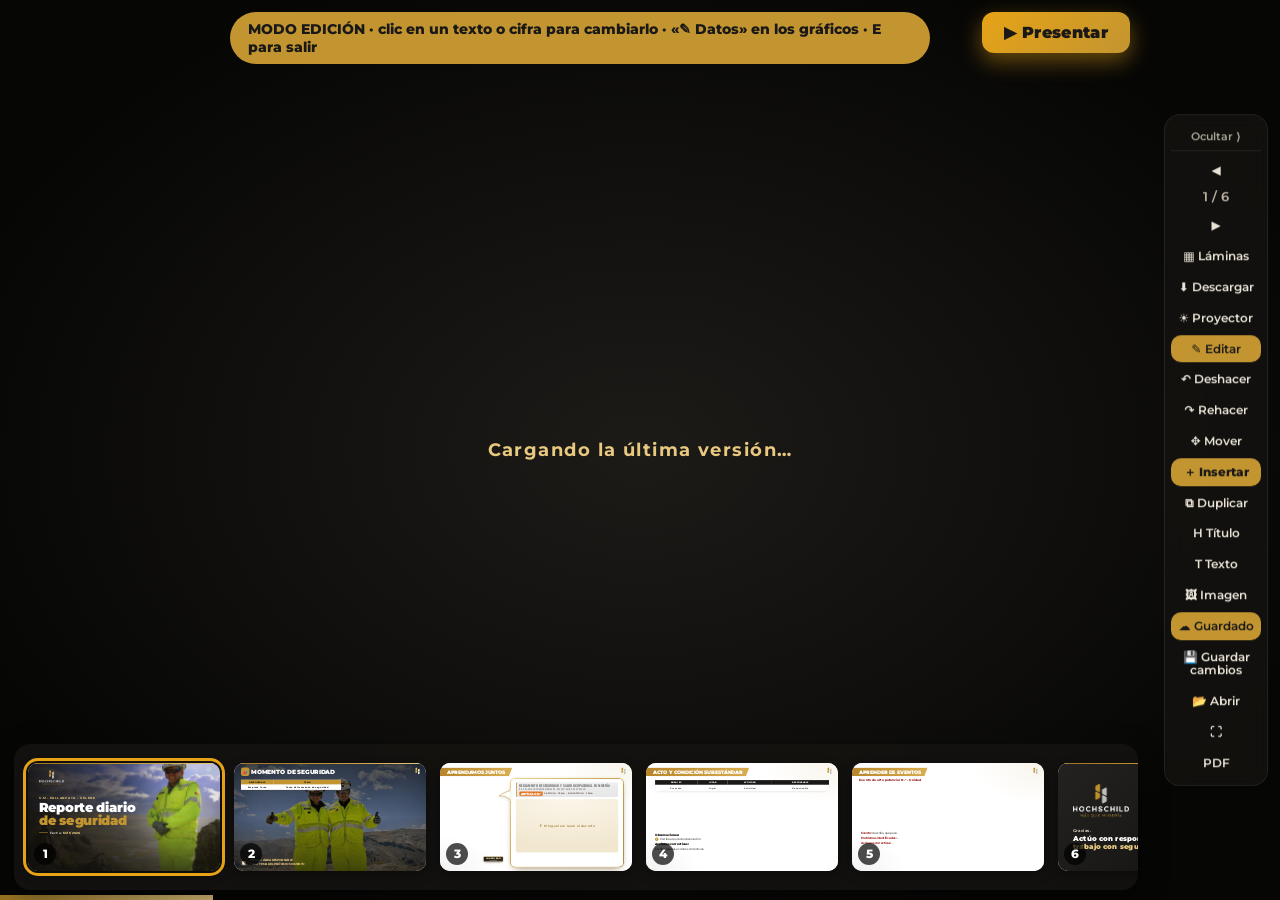
<file: diario.html>
<!DOCTYPE html>
<html lang="es">
<head>
<meta charset="utf-8">
<meta name="viewport" content="width=device-width, initial-scale=1">
<link rel="icon" href="favicon.ico" sizes="any"><link rel="icon" href="assets/icons/favicon.svg" type="image/svg+xml"><link rel="apple-touch-icon" href="assets/icons/icon-180.png"><meta name="theme-color" content="#1a1917">
<title>Reporte diario de seguridad</title>
<link rel="stylesheet" href="assets/css/deck.css?v=20261127k">
<link rel="stylesheet" href="assets/css/tpl.css?v=20261127k">
<script src="data/nube.js?v=1" onerror="void 0"></script><script>if(window.NUBE&&NUBE.key)document.documentElement.classList.add("nube-cargando")</script>
</head>
<body data-deck="diario-plantilla" data-transition="push">
<div class="viewport"><div class="stage">

<!-- 1. Portada -->
<section class="slide dark" id="d-portada" data-transition="zoom" data-title="Portada">
  <div class="cover-bg g-kb"><div class="slot cover" data-slot="portada" data-src="assets/img/diario/portada-diario.jpg" data-ph="Pegue la foto de portada"></div></div>
  <div class="g-shade"></div><div class="topbar" data-a="grow"></div>
  <div class="g-logo" data-a="down"><img src="assets/img/logo-hochschild-blanco.png" alt="Hochschild"></div>
  <div class="g-ttl">
    <h1 data-a="up">Reporte diario<span>de seguridad</span></h1>
    <div class="g-date" data-a="left" data-d=".04"><i></i><p class="rich">Fecha: <span class="edit dt" data-fecha>12/11/2026</span></p></div>
    <div class="kick" data-a="left" data-d=".04">U.M. PALLANCATA - SELENE</div>
  </div>
</section>

<!-- 2. Momento de seguridad -->
<section class="slide dark" id="d-momento" data-title="Momento de seguridad">
  <div class="cover-bg"><div class="slot cover" data-slot="fondo-momento" data-src="assets/img/diario/fondo-momento.jpg" data-ph="Foto de fondo"></div></div>
  <div class="dm-shade"></div><div class="topbar" data-a="grow"></div>
  <h2 class="dm-ttl" data-a="left"><span class="dm-ic">📣</span> Momento de seguridad</h2>
  <img class="dm-mark" src="assets/img/logo-mark.png?v=2" alt="">
  <div class="dm-tbl" data-a="up" data-d=".04" data-opc="tabla"><table class="tt gold" data-tbl><thead><tr><th>Responsable</th><th>Tema</th></tr></thead><tbody><tr><td>Empresa / área</td><td>Tema del momento de seguridad</td></tr></tbody></table></div>
  <div data-noedit class="paste-hint" data-w="620" style="left:200px;top:290px;width:1520px;height:640px"><b>Pegue aquí las imágenes del tema</b><span>Copie una imagen y presione Ctrl+V (o arrástrela). Luego muévala y cambie su tamaño.</span></div>
  <div class="dm-next" data-a="up" data-d=".04"><span class="dm-ic2">📝</span><p class="rich"><i>Próximo:</i> <b>ÁREA RESPONSABLE</b><br><i>Tema:</i> <b>TEMA DEL PRÓXIMO MOMENTO</b></p></div>
</section>

<!-- 3. Aprendamos juntos: el minero saluda y «habla» el decreto -->
<section class="slide light white" id="d-aprendamos" data-title="Aprendamos juntos">
  <div class="dl-tag" data-a="left"><span>Aprendamos juntos</span></div>
  <img class="mark" src="assets/img/logo-mark.png?v=2" alt="">
  <div class="miner lucho" data-miner="wave" data-model="ref" data-zoom="1.08" data-look="3.45" data-fallback="assets/img/diario/minero-ref.png" data-face="0.15" style="left:40px;top:170px;width:600px;height:880px"></div>
  <div class="bubble-dl" data-a="zoom" data-d=".04">
    <svg class="bd-tail" viewBox="0 0 120 110" aria-hidden="true"><path d="M118 8 C 80 20, 40 30, 4 62 C 46 58, 84 70, 118 100 Z" fill="#fff" stroke="#c39531" stroke-width="5" stroke-linejoin="round"/><rect x="112" y="0" width="14" height="110" fill="#fff"/></svg>
    <div class="bd-head">
      <h3 class="bd-t">Reglamento de Seguridad y Salud Ocupacional en Minería</h3>
      <p class="bd-s"><span class="edit">D.S. 024-2016-EM y modificatorias D.S. 023-2017-EM; D.S. 034-2023-EM</span></p>
      <p class="bd-art"><b>ARTÍCULO N.°</b> Capítulo · Tema <i>›</i> Subcapítulo · Tema</p>
    </div>
    <div class="bd-area lv" data-noedit>
      <div class="lv-stage"><img class="lv-img" alt=""><img class="lv-img" alt=""><div class="lv-empty">🎙 El ingeniero leerá el decreto</div></div>
      <div class="lv-sub"></div>
      <div class="lv-ctrl"><button data-lv="prev" title="Parte anterior">⏮</button><button data-lv="play" class="lv-play">▶ Escuchar al Ingeniero</button><button data-lv="next" title="Parte siguiente">⏭</button><span class="lv-n"></span></div>
      <button class="lv-edit" data-lv="edit">🎙 Escribir el guion del Ingeniero</button>
    </div>
  </div>
</section>

<!-- 4. Acto y condición subestándar (duplique la lámina para más hallazgos) -->
<section class="slide light white" id="d-hallazgos" data-title="Acto y condición subestándar">
  <div class="dl-tag" data-a="left"><span>Acto y condición subestándar</span></div>
  <img class="mark" src="assets/img/logo-mark.png?v=2" alt="">
  <div class="dh-tbl" data-a="up" data-d=".04"><table class="tt" data-tbl><thead><tr><th>Área / EC</th><th>Lugar</th><th>Actividad</th><th>Responsable</th></tr></thead><tbody><tr><td>Empresa</td><td>Lugar</td><td>Actividad</td><td>Responsable</td></tr></tbody></table></div>
  <div data-noedit class="paste-hint dh-hint" data-w="420"><b>Pegue aquí las fotos del hallazgo</b><span>Ctrl+V una por una (o arrástrelas). Se acomodan solas en fila; luego puede moverlas.</span></div>
  <div class="dh-txt rich" data-a="up" data-at=".2"><h5>Observaciones:</h5><ul><li>Escriba aquí cada observación.</li></ul><h5>Acciones correctivas:</h5><p>Escriba aquí las acciones correctivas.</p></div>
</section>

<!-- 5. Aprender de eventos -->
<section class="slide light white" id="d-eventos" data-title="Aprender de eventos">
  <div class="dl-tag" data-a="left"><span>Aprender de eventos</span></div>
  <img class="mark" src="assets/img/logo-mark.png?v=2" alt="">
  <p class="de-sub" data-a="left" data-d=".04"><span class="edit">Evento de alto potencial N.° – Unidad</span></p>
  <div data-noedit class="paste-hint de-hint" data-w="560"><b>Pegue aquí las fotos del evento (antes, durante, después)</b><span>Ctrl+V una por una · luego muévalas y ajuste el tamaño</span></div>
  <div class="de-txt rich" data-a="up" data-at=".25"><p><b>Evento:</b> describa qué pasó.</p><p><b>Problemas identificados:</b> …</p><p><b>Acciones correctivas:</b> …</p></div>
</section>

<!-- 6. Cierre -->
<section class="slide dark" id="d-cierre" data-transition="zoom" data-title="Cierre">
  <div class="hexbg"></div><div class="topbar" data-a="grow"></div>
  <div class="g-end-lg" data-a="blur"><img src="assets/img/logo-hochschild-blanco.png" alt="Hochschild"></div>
  <div class="g-end-q" data-a="up" data-d=".04"><h3>Gracias.</h3><h2>Actúo con responsabilidad,<br><span>trabajo con seguridad.</span></h2></div>
</section>

</div></div>
<script src="assets/lib/gsap.min.js"></script>
<script src="assets/lib/three.min.js"></script>
<script src="assets/lib/chart.umd.min.js"></script>
<script src="assets/lib/chartjs-plugin-datalabels.min.js"></script>
<script src="assets/js/deck.js?v=20261127k"></script>
<script src="assets/lib/supabase.min.js?v=2.119"></script>
<script src="assets/js/cloud.js?v=20261127k"></script>
<script src="assets/js/charts.js?v=20261118c"></script>
<script src="assets/js/lucho-voz.js?v=20261127k"></script>
<script src="assets/js/miner-ref.js?v=20261127k"></script>
<script src="assets/js/miner3d.js?v=20261117c"></script>
<script src="assets/js/tpl.js?v=20261117c"></script>
<script src="assets/js/editor.js?v=20261127k"></script>
<script>if("serviceWorker" in navigator && /^https?:/.test(location.protocol)){let had=!!navigator.serviceWorker.controller,done=false;navigator.serviceWorker.addEventListener("controllerchange",()=>{if(had&&!done){done=true;const go=()=>window.DECK&&(DECK.hablando||(DECK.editing&&DECK.editing())||(DECK.moving&&DECK.moving())||document.querySelector(".modal.on,.ins-menu.on"))?setTimeout(go,2000):location.reload();go()}});addEventListener("load",()=>navigator.serviceWorker.register("sw.js").catch(()=>{}))}</script>
</body>
</html>
</file>
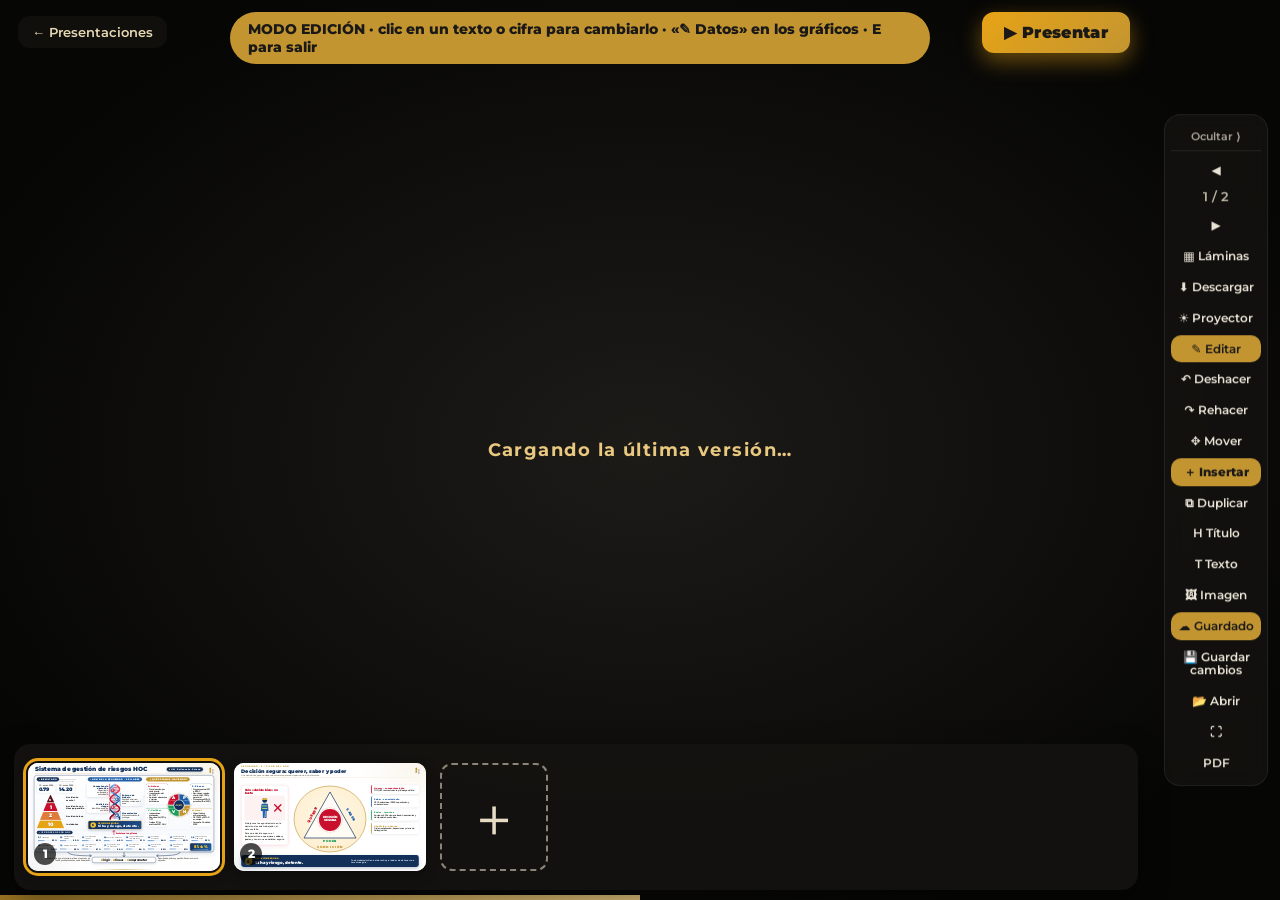
<file: gerencia.html>
<!DOCTYPE html>
<html lang="es">
<head>
<meta charset="utf-8">
<meta name="viewport" content="width=device-width, initial-scale=1">
<link rel="icon" href="favicon.ico" sizes="any"><link rel="icon" href="assets/icons/favicon.svg" type="image/svg+xml"><link rel="apple-touch-icon" href="assets/icons/icon-180.png"><meta name="theme-color" content="#1a1917">
<title>Reunión gerencia corporativa · Seguridad</title>
<link rel="stylesheet" href="assets/css/deck.css?v=20261127k">
<link rel="stylesheet" href="assets/css/tpl.css?v=20261127k">
<link rel="stylesheet" href="assets/css/gerencia.css?v=20261118e">
<script src="data/nube.js?v=1" onerror="void 0"></script><script>if(window.NUBE&&NUBE.key)document.documentElement.classList.add("nube-cargando")</script>
</head>
<body data-deck="gerencia-plantilla" data-transition="fade">
<div class="viewport"><div class="stage">

<section class="slide light white gc" id="gc-sistema" data-fija data-title="Sistema de gestión de seguridad">
  <img class="mark" src="assets/img/logo-mark.png?v=2" alt="">
  <h2 class="gc-ttl" data-a="up">Sistema de gestión de riesgos HOC</h2>
  <p class="gc-loc" data-a="right" data-at=".1">U.M. Pallancata · Selene</p>
  <div class="gc-line" data-a="grow"></div>
  <div class="gc-frame" data-a="zoom" data-at=".1">
    <div class="gc-sep" style="left:508px"></div><div class="gc-sep" style="left:1100px"></div>
    <div class="gc-col gc-res" data-a="left" data-at=".25">
      <p class="gc-h"><i></i>RESULTADO</p>
      <div class="gc-ind"><div><p>I.F. · acum. 2026</p><b data-count="0.79" data-dec="2">0.79</b></div><div><p>I.S. · acum. 2026</p><b data-count="14.20" data-dec="2">14.20</b></div></div>
      <div class="gc-pyr"><div class="gc-lv l1"><b data-count="0">0</b></div><div class="gc-lv l2"><b data-count="1">1</b></div><div class="gc-lv l3"><b data-count="2">2</b></div><div class="gc-lv l4"><b data-count="10">10</b></div></div>
      <div class="gc-lbls"><p>Accidente mortal</p><p>Accidente con tiempo perdido</p><p>Accidente leve</p><p>Incidentes</p></div>
      <p class="gc-ok">Eventos del año 2026 · Pallancata y Selene</p>
    </div>
    <div class="gc-col gc-adn" data-a="up" data-at=".35">
      <p class="gc-h"><i></i>ADN DE LA SEGURIDAD · 5 PILARES</p>
      <div class="gc-pil"><svg class="gc-helix" viewBox="0 0 140 392"><defs>
<linearGradient id="hxr" x1="0" y1="0" x2="0" y2="1"><stop offset="0" stop-color="#ff4d5e"/><stop offset=".5" stop-color="#c8102e"/><stop offset="1" stop-color="#7d0a1d"/></linearGradient>
<linearGradient id="hxb" x1="0" y1="0" x2="0" y2="1"><stop offset="0" stop-color="#5aa2ff"/><stop offset=".5" stop-color="#1f5fa8"/><stop offset="1" stop-color="#12305a"/></linearGradient>
<filter id="hxg" x="-50%" y="-10%" width="200%" height="120%"><feGaussianBlur stdDeviation="4" result="b"/><feMerge><feMergeNode in="b"/><feMergeNode in="SourceGraphic"/></feMerge></filter></defs>
<ellipse cx="70.0" cy="196.0" rx="70.0" ry="186.0" fill="url(#hxb)" opacity=".07"/><g class="rung" style="--d:0.12s"><line x1="45.4" x2="70.0" y1="25.1" y2="25.1" stroke="#1f5fa8" stroke-width="6" stroke-linecap="round" opacity=".85"/><line x1="70.0" x2="94.6" y1="25.1" y2="25.1" stroke="#c8102e" stroke-width="6" stroke-linecap="round" opacity=".85"/><circle cx="45.4" cy="25.1" r="5" fill="#fff" stroke="#1f5fa8" stroke-width="3"/><circle cx="94.6" cy="25.1" r="5" fill="#fff" stroke="#c8102e" stroke-width="3"/></g><g class="rung" style="--d:0.24s"><line x1="27.2" x2="70.0" y1="42.2" y2="42.2" stroke="#1f5fa8" stroke-width="6" stroke-linecap="round" opacity=".85"/><line x1="70.0" x2="112.8" y1="42.2" y2="42.2" stroke="#c8102e" stroke-width="6" stroke-linecap="round" opacity=".85"/><circle cx="27.2" cy="42.2" r="5" fill="#fff" stroke="#1f5fa8" stroke-width="3"/><circle cx="112.8" cy="42.2" r="5" fill="#fff" stroke="#c8102e" stroke-width="3"/></g><g class="rung" style="--d:0.36s"><line x1="20.0" x2="70.0" y1="59.3" y2="59.3" stroke="#1f5fa8" stroke-width="6" stroke-linecap="round" opacity=".85"/><line x1="70.0" x2="120.0" y1="59.3" y2="59.3" stroke="#c8102e" stroke-width="6" stroke-linecap="round" opacity=".85"/><circle cx="20.0" cy="59.3" r="5" fill="#fff" stroke="#1f5fa8" stroke-width="3"/><circle cx="120.0" cy="59.3" r="5" fill="#fff" stroke="#c8102e" stroke-width="3"/></g><g class="rung" style="--d:0.48s"><line x1="25.8" x2="70.0" y1="76.4" y2="76.4" stroke="#1f5fa8" stroke-width="6" stroke-linecap="round" opacity=".85"/><line x1="70.0" x2="114.2" y1="76.4" y2="76.4" stroke="#c8102e" stroke-width="6" stroke-linecap="round" opacity=".85"/><circle cx="25.8" cy="76.4" r="5" fill="#fff" stroke="#1f5fa8" stroke-width="3"/><circle cx="114.2" cy="76.4" r="5" fill="#fff" stroke="#c8102e" stroke-width="3"/></g><g class="rung" style="--d:0.60s"><line x1="43.0" x2="70.0" y1="93.5" y2="93.5" stroke="#1f5fa8" stroke-width="6" stroke-linecap="round" opacity=".85"/><line x1="70.0" x2="97.0" y1="93.5" y2="93.5" stroke="#c8102e" stroke-width="6" stroke-linecap="round" opacity=".85"/><circle cx="43.0" cy="93.5" r="5" fill="#fff" stroke="#1f5fa8" stroke-width="3"/><circle cx="97.0" cy="93.5" r="5" fill="#fff" stroke="#c8102e" stroke-width="3"/></g><g class="rung" style="--d:0.84s"><line x1="47.9" x2="70.0" y1="127.6" y2="127.6" stroke="#c8102e" stroke-width="6" stroke-linecap="round" opacity=".85"/><line x1="70.0" x2="92.1" y1="127.6" y2="127.6" stroke="#1f5fa8" stroke-width="6" stroke-linecap="round" opacity=".85"/><circle cx="47.9" cy="127.6" r="5" fill="#fff" stroke="#c8102e" stroke-width="3"/><circle cx="92.1" cy="127.6" r="5" fill="#fff" stroke="#1f5fa8" stroke-width="3"/></g><g class="rung" style="--d:0.96s"><line x1="28.7" x2="70.0" y1="144.7" y2="144.7" stroke="#c8102e" stroke-width="6" stroke-linecap="round" opacity=".85"/><line x1="70.0" x2="111.3" y1="144.7" y2="144.7" stroke="#1f5fa8" stroke-width="6" stroke-linecap="round" opacity=".85"/><circle cx="28.7" cy="144.7" r="5" fill="#fff" stroke="#c8102e" stroke-width="3"/><circle cx="111.3" cy="144.7" r="5" fill="#fff" stroke="#1f5fa8" stroke-width="3"/></g><g class="rung" style="--d:1.08s"><line x1="20.2" x2="70.0" y1="161.8" y2="161.8" stroke="#c8102e" stroke-width="6" stroke-linecap="round" opacity=".85"/><line x1="70.0" x2="119.8" y1="161.8" y2="161.8" stroke="#1f5fa8" stroke-width="6" stroke-linecap="round" opacity=".85"/><circle cx="20.2" cy="161.8" r="5" fill="#fff" stroke="#c8102e" stroke-width="3"/><circle cx="119.8" cy="161.8" r="5" fill="#fff" stroke="#1f5fa8" stroke-width="3"/></g><g class="rung" style="--d:1.20s"><line x1="24.5" x2="70.0" y1="178.9" y2="178.9" stroke="#c8102e" stroke-width="6" stroke-linecap="round" opacity=".85"/><line x1="70.0" x2="115.5" y1="178.9" y2="178.9" stroke="#1f5fa8" stroke-width="6" stroke-linecap="round" opacity=".85"/><circle cx="24.5" cy="178.9" r="5" fill="#fff" stroke="#c8102e" stroke-width="3"/><circle cx="115.5" cy="178.9" r="5" fill="#fff" stroke="#1f5fa8" stroke-width="3"/></g><g class="rung" style="--d:1.32s"><line x1="40.6" x2="70.0" y1="196.0" y2="196.0" stroke="#c8102e" stroke-width="6" stroke-linecap="round" opacity=".85"/><line x1="70.0" x2="99.4" y1="196.0" y2="196.0" stroke="#1f5fa8" stroke-width="6" stroke-linecap="round" opacity=".85"/><circle cx="40.6" cy="196.0" r="5" fill="#fff" stroke="#c8102e" stroke-width="3"/><circle cx="99.4" cy="196.0" r="5" fill="#fff" stroke="#1f5fa8" stroke-width="3"/></g><g class="rung" style="--d:1.44s"><line x1="64.3" x2="70.0" y1="213.1" y2="213.1" stroke="#c8102e" stroke-width="6" stroke-linecap="round" opacity=".85"/><line x1="70.0" x2="75.7" y1="213.1" y2="213.1" stroke="#1f5fa8" stroke-width="6" stroke-linecap="round" opacity=".85"/><circle cx="64.3" cy="213.1" r="5" fill="#fff" stroke="#c8102e" stroke-width="3"/><circle cx="75.7" cy="213.1" r="5" fill="#fff" stroke="#1f5fa8" stroke-width="3"/></g><g class="rung" style="--d:1.56s"><line x1="50.5" x2="70.0" y1="230.2" y2="230.2" stroke="#1f5fa8" stroke-width="6" stroke-linecap="round" opacity=".85"/><line x1="70.0" x2="89.5" y1="230.2" y2="230.2" stroke="#c8102e" stroke-width="6" stroke-linecap="round" opacity=".85"/><circle cx="50.5" cy="230.2" r="5" fill="#fff" stroke="#1f5fa8" stroke-width="3"/><circle cx="89.5" cy="230.2" r="5" fill="#fff" stroke="#c8102e" stroke-width="3"/></g><g class="rung" style="--d:1.68s"><line x1="30.4" x2="70.0" y1="247.3" y2="247.3" stroke="#1f5fa8" stroke-width="6" stroke-linecap="round" opacity=".85"/><line x1="70.0" x2="109.6" y1="247.3" y2="247.3" stroke="#c8102e" stroke-width="6" stroke-linecap="round" opacity=".85"/><circle cx="30.4" cy="247.3" r="5" fill="#fff" stroke="#1f5fa8" stroke-width="3"/><circle cx="109.6" cy="247.3" r="5" fill="#fff" stroke="#c8102e" stroke-width="3"/></g><g class="rung" style="--d:1.80s"><line x1="20.5" x2="70.0" y1="264.4" y2="264.4" stroke="#1f5fa8" stroke-width="6" stroke-linecap="round" opacity=".85"/><line x1="70.0" x2="119.5" y1="264.4" y2="264.4" stroke="#c8102e" stroke-width="6" stroke-linecap="round" opacity=".85"/><circle cx="20.5" cy="264.4" r="5" fill="#fff" stroke="#1f5fa8" stroke-width="3"/><circle cx="119.5" cy="264.4" r="5" fill="#fff" stroke="#c8102e" stroke-width="3"/></g><g class="rung" style="--d:1.92s"><line x1="23.4" x2="70.0" y1="281.5" y2="281.5" stroke="#1f5fa8" stroke-width="6" stroke-linecap="round" opacity=".85"/><line x1="70.0" x2="116.6" y1="281.5" y2="281.5" stroke="#c8102e" stroke-width="6" stroke-linecap="round" opacity=".85"/><circle cx="23.4" cy="281.5" r="5" fill="#fff" stroke="#1f5fa8" stroke-width="3"/><circle cx="116.6" cy="281.5" r="5" fill="#fff" stroke="#c8102e" stroke-width="3"/></g><g class="rung" style="--d:2.04s"><line x1="38.3" x2="70.0" y1="298.5" y2="298.5" stroke="#1f5fa8" stroke-width="6" stroke-linecap="round" opacity=".85"/><line x1="70.0" x2="101.7" y1="298.5" y2="298.5" stroke="#c8102e" stroke-width="6" stroke-linecap="round" opacity=".85"/><circle cx="38.3" cy="298.5" r="5" fill="#fff" stroke="#1f5fa8" stroke-width="3"/><circle cx="101.7" cy="298.5" r="5" fill="#fff" stroke="#c8102e" stroke-width="3"/></g><g class="rung" style="--d:2.16s"><line x1="61.5" x2="70.0" y1="315.6" y2="315.6" stroke="#1f5fa8" stroke-width="6" stroke-linecap="round" opacity=".85"/><line x1="70.0" x2="78.5" y1="315.6" y2="315.6" stroke="#c8102e" stroke-width="6" stroke-linecap="round" opacity=".85"/><circle cx="61.5" cy="315.6" r="5" fill="#fff" stroke="#1f5fa8" stroke-width="3"/><circle cx="78.5" cy="315.6" r="5" fill="#fff" stroke="#c8102e" stroke-width="3"/></g><g class="rung" style="--d:2.28s"><line x1="53.2" x2="70.0" y1="332.7" y2="332.7" stroke="#c8102e" stroke-width="6" stroke-linecap="round" opacity=".85"/><line x1="70.0" x2="86.8" y1="332.7" y2="332.7" stroke="#1f5fa8" stroke-width="6" stroke-linecap="round" opacity=".85"/><circle cx="53.2" cy="332.7" r="5" fill="#fff" stroke="#c8102e" stroke-width="3"/><circle cx="86.8" cy="332.7" r="5" fill="#fff" stroke="#1f5fa8" stroke-width="3"/></g><g class="rung" style="--d:2.40s"><line x1="32.2" x2="70.0" y1="349.8" y2="349.8" stroke="#c8102e" stroke-width="6" stroke-linecap="round" opacity=".85"/><line x1="70.0" x2="107.8" y1="349.8" y2="349.8" stroke="#1f5fa8" stroke-width="6" stroke-linecap="round" opacity=".85"/><circle cx="32.2" cy="349.8" r="5" fill="#fff" stroke="#c8102e" stroke-width="3"/><circle cx="107.8" cy="349.8" r="5" fill="#fff" stroke="#1f5fa8" stroke-width="3"/></g><g class="rung" style="--d:2.52s"><line x1="21.0" x2="70.0" y1="366.9" y2="366.9" stroke="#c8102e" stroke-width="6" stroke-linecap="round" opacity=".85"/><line x1="70.0" x2="119.0" y1="366.9" y2="366.9" stroke="#1f5fa8" stroke-width="6" stroke-linecap="round" opacity=".85"/><circle cx="21.0" cy="366.9" r="5" fill="#fff" stroke="#c8102e" stroke-width="3"/><circle cx="119.0" cy="366.9" r="5" fill="#fff" stroke="#1f5fa8" stroke-width="3"/></g>
<path class="s1" d="M70.0,8.0 L73.5,10.3 L77.0,12.7 L80.5,15.1 L83.9,17.4 L87.3,19.8 L90.6,22.1 L93.7,24.4 L96.8,26.8 L99.7,29.2 L102.5,31.5 L105.1,33.9 L107.5,36.2 L109.7,38.5 L111.8,40.9 L113.6,43.2 L115.2,45.6 L116.6,47.9 L117.8,50.3 L118.7,52.6 L119.4,55.0 L119.8,57.4 L120.0,59.7 L119.9,62.0 L119.6,64.4 L119.0,66.8 L118.2,69.1 L117.2,71.5 L115.9,73.8 L114.4,76.1 L112.6,78.5 L110.7,80.9 L108.5,83.2 L106.2,85.5 L103.7,87.9 L101.0,90.2 L98.1,92.6 L95.1,95.0 L92.0,97.3 L88.8,99.6 L85.5,102.0 L82.1,104.3 L78.6,106.7 L75.1,109.0 L71.6,111.4 L68.0,113.8 L64.5,116.1 L61.0,118.5 L57.6,120.8 L54.2,123.2 L50.9,125.5 L47.7,127.8 L44.5,130.2 L41.6,132.6 L38.7,134.9 L36.1,137.2 L33.6,139.6 L31.2,142.0 L29.1,144.3 L27.2,146.7 L25.4,149.0 L24.0,151.3 L22.7,153.7 L21.7,156.0 L20.9,158.4 L20.3,160.8 L20.1,163.1 L20.0,165.5 L20.2,167.8 L20.7,170.2 L21.4,172.5 L22.3,174.8 L23.5,177.2 L24.9,179.5 L26.6,181.9 L28.4,184.2 L30.5,186.6 L32.8,189.0 L35.2,191.3 L37.8,193.7 L40.6,196.0 L43.5,198.3 L46.6,200.7 L49.8,203.1 L53.1,205.4 L56.4,207.8 L59.9,210.1 L63.3,212.4 L66.9,214.8 L70.4,217.2 L73.9,219.5 L77.4,221.8 L80.9,224.2 L84.3,226.6 L87.7,228.9 L90.9,231.2 L94.1,233.6 L97.1,235.9 L100.0,238.3 L102.8,240.7 L105.4,243.0 L107.8,245.3 L110.0,247.7 L112.0,250.1 L113.8,252.4 L115.4,254.8 L116.8,257.1 L117.9,259.4 L118.8,261.8 L119.4,264.2 L119.8,266.5 L120.0,268.8 L119.9,271.2 L119.6,273.6 L119.0,275.9 L118.1,278.2 L117.0,280.6 L115.7,282.9 L114.2,285.3 L112.4,287.7 L110.5,290.0 L108.3,292.3 L105.9,294.7 L103.4,297.1 L100.6,299.4 L97.8,301.8 L94.8,304.1 L91.6,306.4 L88.4,308.8 L85.1,311.2 L81.7,313.5 L78.2,315.8 L74.7,318.2 L71.2,320.6 L67.6,322.9 L64.1,325.2 L60.6,327.6 L57.2,329.9 L53.8,332.3 L50.5,334.7 L47.3,337.0 L44.2,339.3 L41.2,341.7 L38.4,344.1 L35.8,346.4 L33.3,348.8 L31.0,351.1 L28.9,353.4 L27.0,355.8 L25.3,358.2 L23.8,360.5 L22.6,362.8 L21.6,365.2 L20.8,367.6 L20.3,369.9 L20.0,372.2 L20.0,374.6 L20.3,376.9 L20.7,379.3 L21.5,381.7 L22.4,384.0" fill="none" stroke="url(#hxr)" stroke-width="12" stroke-linecap="round" filter="url(#hxg)"/>
<path class="s2" d="M70.0,8.0 L66.5,10.3 L63.0,12.7 L59.5,15.1 L56.1,17.4 L52.7,19.8 L49.4,22.1 L46.3,24.4 L43.2,26.8 L40.3,29.2 L37.5,31.5 L34.9,33.9 L32.5,36.2 L30.3,38.5 L28.2,40.9 L26.4,43.2 L24.8,45.6 L23.4,47.9 L22.2,50.3 L21.3,52.6 L20.6,55.0 L20.2,57.4 L20.0,59.7 L20.1,62.0 L20.4,64.4 L21.0,66.8 L21.8,69.1 L22.8,71.5 L24.1,73.8 L25.6,76.1 L27.4,78.5 L29.3,80.9 L31.5,83.2 L33.8,85.5 L36.3,87.9 L39.0,90.2 L41.9,92.6 L44.9,95.0 L48.0,97.3 L51.2,99.6 L54.5,102.0 L57.9,104.3 L61.4,106.7 L64.9,109.0 L68.4,111.4 L72.0,113.8 L75.5,116.1 L79.0,118.5 L82.4,120.8 L85.8,123.2 L89.1,125.5 L92.3,127.8 L95.5,130.2 L98.4,132.6 L101.3,134.9 L103.9,137.2 L106.4,139.6 L108.8,142.0 L110.9,144.3 L112.8,146.7 L114.6,149.0 L116.0,151.3 L117.3,153.7 L118.3,156.0 L119.1,158.4 L119.7,160.8 L119.9,163.1 L120.0,165.5 L119.8,167.8 L119.3,170.2 L118.6,172.5 L117.7,174.8 L116.5,177.2 L115.1,179.5 L113.4,181.9 L111.6,184.2 L109.5,186.6 L107.2,189.0 L104.8,191.3 L102.2,193.7 L99.4,196.0 L96.5,198.3 L93.4,200.7 L90.2,203.1 L86.9,205.4 L83.6,207.8 L80.1,210.1 L76.7,212.4 L73.1,214.8 L69.6,217.2 L66.1,219.5 L62.6,221.8 L59.1,224.2 L55.7,226.6 L52.3,228.9 L49.1,231.2 L45.9,233.6 L42.9,235.9 L40.0,238.3 L37.2,240.7 L34.6,243.0 L32.2,245.3 L30.0,247.7 L28.0,250.1 L26.2,252.4 L24.6,254.8 L23.2,257.1 L22.1,259.4 L21.2,261.8 L20.6,264.2 L20.2,266.5 L20.0,268.8 L20.1,271.2 L20.4,273.6 L21.0,275.9 L21.9,278.2 L23.0,280.6 L24.3,282.9 L25.8,285.3 L27.6,287.7 L29.5,290.0 L31.7,292.3 L34.1,294.7 L36.6,297.1 L39.4,299.4 L42.2,301.8 L45.2,304.1 L48.4,306.4 L51.6,308.8 L54.9,311.2 L58.3,313.5 L61.8,315.8 L65.3,318.2 L68.8,320.6 L72.4,322.9 L75.9,325.2 L79.4,327.6 L82.8,329.9 L86.2,332.3 L89.5,334.7 L92.7,337.0 L95.8,339.3 L98.8,341.7 L101.6,344.1 L104.2,346.4 L106.7,348.8 L109.0,351.1 L111.1,353.4 L113.0,355.8 L114.7,358.2 L116.2,360.5 L117.4,362.8 L118.4,365.2 L119.2,367.6 L119.7,369.9 L120.0,372.2 L120.0,374.6 L119.7,376.9 L119.3,379.3 L118.5,381.7 L117.6,384.0" fill="none" stroke="url(#hxb)" stroke-width="12" stroke-linecap="round" filter="url(#hxg)"/>
<path class="spark" pathLength="1" d="M70.0,8.0 L73.5,10.3 L77.0,12.7 L80.5,15.1 L83.9,17.4 L87.3,19.8 L90.6,22.1 L93.7,24.4 L96.8,26.8 L99.7,29.2 L102.5,31.5 L105.1,33.9 L107.5,36.2 L109.7,38.5 L111.8,40.9 L113.6,43.2 L115.2,45.6 L116.6,47.9 L117.8,50.3 L118.7,52.6 L119.4,55.0 L119.8,57.4 L120.0,59.7 L119.9,62.0 L119.6,64.4 L119.0,66.8 L118.2,69.1 L117.2,71.5 L115.9,73.8 L114.4,76.1 L112.6,78.5 L110.7,80.9 L108.5,83.2 L106.2,85.5 L103.7,87.9 L101.0,90.2 L98.1,92.6 L95.1,95.0 L92.0,97.3 L88.8,99.6 L85.5,102.0 L82.1,104.3 L78.6,106.7 L75.1,109.0 L71.6,111.4 L68.0,113.8 L64.5,116.1 L61.0,118.5 L57.6,120.8 L54.2,123.2 L50.9,125.5 L47.7,127.8 L44.5,130.2 L41.6,132.6 L38.7,134.9 L36.1,137.2 L33.6,139.6 L31.2,142.0 L29.1,144.3 L27.2,146.7 L25.4,149.0 L24.0,151.3 L22.7,153.7 L21.7,156.0 L20.9,158.4 L20.3,160.8 L20.1,163.1 L20.0,165.5 L20.2,167.8 L20.7,170.2 L21.4,172.5 L22.3,174.8 L23.5,177.2 L24.9,179.5 L26.6,181.9 L28.4,184.2 L30.5,186.6 L32.8,189.0 L35.2,191.3 L37.8,193.7 L40.6,196.0 L43.5,198.3 L46.6,200.7 L49.8,203.1 L53.1,205.4 L56.4,207.8 L59.9,210.1 L63.3,212.4 L66.9,214.8 L70.4,217.2 L73.9,219.5 L77.4,221.8 L80.9,224.2 L84.3,226.6 L87.7,228.9 L90.9,231.2 L94.1,233.6 L97.1,235.9 L100.0,238.3 L102.8,240.7 L105.4,243.0 L107.8,245.3 L110.0,247.7 L112.0,250.1 L113.8,252.4 L115.4,254.8 L116.8,257.1 L117.9,259.4 L118.8,261.8 L119.4,264.2 L119.8,266.5 L120.0,268.8 L119.9,271.2 L119.6,273.6 L119.0,275.9 L118.1,278.2 L117.0,280.6 L115.7,282.9 L114.2,285.3 L112.4,287.7 L110.5,290.0 L108.3,292.3 L105.9,294.7 L103.4,297.1 L100.6,299.4 L97.8,301.8 L94.8,304.1 L91.6,306.4 L88.4,308.8 L85.1,311.2 L81.7,313.5 L78.2,315.8 L74.7,318.2 L71.2,320.6 L67.6,322.9 L64.1,325.2 L60.6,327.6 L57.2,329.9 L53.8,332.3 L50.5,334.7 L47.3,337.0 L44.2,339.3 L41.2,341.7 L38.4,344.1 L35.8,346.4 L33.3,348.8 L31.0,351.1 L28.9,353.4 L27.0,355.8 L25.3,358.2 L23.8,360.5 L22.6,362.8 L21.6,365.2 L20.8,367.6 L20.3,369.9 L20.0,372.2 L20.0,374.6 L20.3,376.9 L20.7,379.3 L21.5,381.7 L22.4,384.0" fill="none" stroke="#fff" stroke-width="4" stroke-linecap="round"/>
<path class="spark b" pathLength="1" d="M70.0,8.0 L66.5,10.3 L63.0,12.7 L59.5,15.1 L56.1,17.4 L52.7,19.8 L49.4,22.1 L46.3,24.4 L43.2,26.8 L40.3,29.2 L37.5,31.5 L34.9,33.9 L32.5,36.2 L30.3,38.5 L28.2,40.9 L26.4,43.2 L24.8,45.6 L23.4,47.9 L22.2,50.3 L21.3,52.6 L20.6,55.0 L20.2,57.4 L20.0,59.7 L20.1,62.0 L20.4,64.4 L21.0,66.8 L21.8,69.1 L22.8,71.5 L24.1,73.8 L25.6,76.1 L27.4,78.5 L29.3,80.9 L31.5,83.2 L33.8,85.5 L36.3,87.9 L39.0,90.2 L41.9,92.6 L44.9,95.0 L48.0,97.3 L51.2,99.6 L54.5,102.0 L57.9,104.3 L61.4,106.7 L64.9,109.0 L68.4,111.4 L72.0,113.8 L75.5,116.1 L79.0,118.5 L82.4,120.8 L85.8,123.2 L89.1,125.5 L92.3,127.8 L95.5,130.2 L98.4,132.6 L101.3,134.9 L103.9,137.2 L106.4,139.6 L108.8,142.0 L110.9,144.3 L112.8,146.7 L114.6,149.0 L116.0,151.3 L117.3,153.7 L118.3,156.0 L119.1,158.4 L119.7,160.8 L119.9,163.1 L120.0,165.5 L119.8,167.8 L119.3,170.2 L118.6,172.5 L117.7,174.8 L116.5,177.2 L115.1,179.5 L113.4,181.9 L111.6,184.2 L109.5,186.6 L107.2,189.0 L104.8,191.3 L102.2,193.7 L99.4,196.0 L96.5,198.3 L93.4,200.7 L90.2,203.1 L86.9,205.4 L83.6,207.8 L80.1,210.1 L76.7,212.4 L73.1,214.8 L69.6,217.2 L66.1,219.5 L62.6,221.8 L59.1,224.2 L55.7,226.6 L52.3,228.9 L49.1,231.2 L45.9,233.6 L42.9,235.9 L40.0,238.3 L37.2,240.7 L34.6,243.0 L32.2,245.3 L30.0,247.7 L28.0,250.1 L26.2,252.4 L24.6,254.8 L23.2,257.1 L22.1,259.4 L21.2,261.8 L20.6,264.2 L20.2,266.5 L20.0,268.8 L20.1,271.2 L20.4,273.6 L21.0,275.9 L21.9,278.2 L23.0,280.6 L24.3,282.9 L25.8,285.3 L27.6,287.7 L29.5,290.0 L31.7,292.3 L34.1,294.7 L36.6,297.1 L39.4,299.4 L42.2,301.8 L45.2,304.1 L48.4,306.4 L51.6,308.8 L54.9,311.2 L58.3,313.5 L61.8,315.8 L65.3,318.2 L68.8,320.6 L72.4,322.9 L75.9,325.2 L79.4,327.6 L82.8,329.9 L86.2,332.3 L89.5,334.7 L92.7,337.0 L95.8,339.3 L98.8,341.7 L101.6,344.1 L104.2,346.4 L106.7,348.8 L109.0,351.1 L111.1,353.4 L113.0,355.8 L114.7,358.2 L116.2,360.5 L117.4,362.8 L118.4,365.2 L119.2,367.6 L119.7,369.9 L120.0,372.2 L120.0,374.6 L119.7,376.9 L119.3,379.3 L118.5,381.7 L117.6,384.0" fill="none" stroke="#fff" stroke-width="4" stroke-linecap="round"/></svg>
        <div class="gc-p l" style="top:0;--c:#c8102e"><em>1</em><h3>Competencia operativa</h3><p>Capacitado, entrenado y autorizado.</p></div>
        <div class="gc-p r" style="top:90px;--c:#1f5fa8"><em>2</em><h3>Entorno de trabajo</h3><p>Equipos en buen estado y orden en el área.</p></div>
        <div class="gc-p l" style="top:180px;--c:#c8102e"><em>3</em><h3>Análisis de riesgo</h3><p>Identifica, evalúa y controla.</p></div>
        <div class="gc-p r" style="top:270px;--c:#1f5fa8"><em>4</em><h3>Lineamientos</h3><p>El procedimiento te protege.</p></div>
        <div class="gc-p5"><em>5</em><div><h3>DECISIÓN SEGURA</h3><p>Si hay riesgo, detente.</p></div></div>
      </div>
    </div>
    <div class="gc-col gc-pdca" data-a="right" data-at=".45">
      <p class="gc-h"><i></i>¿QUÉ ESTAMOS HACIENDO?</p>
      <div class="gc-wheel"><svg viewBox="0 0 240 240"><g class="spin"><circle cx="120" cy="120" r="116" fill="none" stroke="#c39531" stroke-width="3" stroke-dasharray="6 7"/><path d="M202.0,38.0 l-0.7,8.0 M202.0,38.0 l-8.0,-0.7" stroke="#c39531" stroke-width="3" stroke-linecap="round" fill="none"/><path d="M202.0,202.0 l-8.0,-0.7 M202.0,202.0 l0.7,-8.0" stroke="#c39531" stroke-width="3" stroke-linecap="round" fill="none"/><path d="M38.0,202.0 l0.7,-8.0 M38.0,202.0 l8.0,0.7" stroke="#c39531" stroke-width="3" stroke-linecap="round" fill="none"/><path d="M38.0,38.0 l8.0,0.7 M38.0,38.0 l-0.7,8.0" stroke="#c39531" stroke-width="3" stroke-linecap="round" fill="none"/></g>
<g class="qd"><path d="M12.0,120.0 A108,108 0 0 1 120.0,12.0 L120.0,70.0 A50,50 0 0 0 70.0,120.0 Z" fill="#c8102e" stroke="#fff" stroke-width="5"/><text x="63.4" y="65.4" text-anchor="middle" font-family="Montserrat" font-weight="900" font-size="36" fill="#fff">A</text><text x="56.4" y="82.4" text-anchor="middle" font-family="Montserrat" font-weight="800" font-size="8.5" fill="#fff" letter-spacing=".5">ACTUAR</text></g><g class="qd"><path d="M120.0,12.0 A108,108 0 0 1 228.0,120.0 L170.0,120.0 A50,50 0 0 0 120.0,70.0 Z" fill="#1f5fa8" stroke="#fff" stroke-width="5"/><text x="176.6" y="65.4" text-anchor="middle" font-family="Montserrat" font-weight="900" font-size="36" fill="#fff">P</text><text x="183.6" y="82.4" text-anchor="middle" font-family="Montserrat" font-weight="800" font-size="8.5" fill="#fff" letter-spacing=".5">PLANEAR</text></g><g class="qd"><path d="M228.0,120.0 A108,108 0 0 1 120.0,228.0 L120.0,170.0 A50,50 0 0 0 170.0,120.0 Z" fill="#c39531" stroke="#fff" stroke-width="5"/><text x="176.6" y="192.6" text-anchor="middle" font-family="Montserrat" font-weight="900" font-size="36" fill="#fff">H</text><text x="186.6" y="156.6" text-anchor="middle" font-family="Montserrat" font-weight="800" font-size="8.5" fill="#fff" letter-spacing=".5">HACER</text></g><g class="qd"><path d="M120.0,228.0 A108,108 0 0 1 12.0,120.0 L70.0,120.0 A50,50 0 0 0 120.0,170.0 Z" fill="#1f9d5c" stroke="#fff" stroke-width="5"/><text x="63.4" y="192.6" text-anchor="middle" font-family="Montserrat" font-weight="900" font-size="36" fill="#fff">V</text><text x="53.4" y="156.6" text-anchor="middle" font-family="Montserrat" font-weight="800" font-size="8.5" fill="#fff" letter-spacing=".5">VERIFICAR</text></g>
<circle cx="120" cy="120" r="46" fill="#12305a"/><text x="120" y="116" text-anchor="middle" font-family="Montserrat" font-weight="900" font-size="12" fill="#f4c430">MEJORA</text><text x="120" y="132" text-anchor="middle" font-family="Montserrat" font-weight="900" font-size="12" fill="#fff">CONTINUA</text></svg></div>
      <div class="gc-q qa"><h3>A · Actuar</h3><ul><li>Plan de acción por cada evento</li><li>Investigación del ACTP N° 1</li><li>Aprender de eventos y mejorar estándares</li></ul></div>
      <div class="gc-q qp"><h3>P · Planear</h3><ul><li>Programa anual SST e IPERC</li><li>Reuniones: reporte diario, GUM, CSST y gerencial</li><li>Cronograma SGR: 15 procesos (20 al 26/11)</li></ul></div>
      <div class="gc-q qv"><h3>V · Verificar</h3><ul><li>Inspecciones planeadas</li><li>Reportes IAH, OTO y OPT</li><li>Índices IF / IS y auditoría SGR · DNV</li></ul></div>
      <div class="gc-q qh"><h3>H · Hacer</h3><ul><li>Capacitación y entrenamiento</li><li>PETS, ATS y PETAR en campo</li><li>Campaña Fin de Año 2026</li></ul></div>
    </div>
    <svg class="gc-fort" style="position:absolute;left:776px;top:546px;width:300px;height:50px;overflow:visible" data-a="fade" data-at="1"><g class="up"><path d="M20,48 L20,6 M7,19 L20,4 L33,19" stroke="#c8102e" stroke-width="6" fill="none" stroke-linecap="round" stroke-linejoin="round"/></g><text x="44" y="38" font-family="Montserrat" font-weight="900" font-size="20" fill="#c8102e">fortalece los pilares</text></svg>
    <div class="gc-sgr">
      <div class="gc-sgr-h"><p class="gc-h"><i></i>15 PROCESOS SGR HOC</p></div>
      <div class="gc-procs"><div class="gc-pr" data-a="up" data-at="0.60"><span class="n">01</span><p>Liderazgo</p><b data-ed class="gc-pc">52 %</b><div class="bar"><i></i></div></div><div class="gc-pr" data-a="up" data-at="0.64"><span class="n">02</span><p>Planificación y gestión</p><b data-ed class="gc-pc">50 %</b><div class="bar"><i></i></div></div><div class="gc-pr" data-a="up" data-at="0.68"><span class="n">03</span><p>Evaluación de riesgos</p><b data-ed class="gc-pc">53 %</b><div class="bar"><i></i></div></div><div class="gc-pr" data-a="up" data-at="0.72"><span class="n">04</span><p>Recursos humanos</p><b data-ed class="gc-pc">49 %</b><div class="bar"><i></i></div></div><div class="gc-pr" data-a="up" data-at="0.76"><span class="n">05</span><p>Aseguramiento del cumplimiento</p><b data-ed class="gc-pc">51 %</b><div class="bar"><i></i></div></div><div class="gc-pr" data-a="up" data-at="0.80"><span class="n">06</span><p>Gestión de proyectos</p><b data-ed class="gc-pc">54 %</b><div class="bar"><i></i></div></div><div class="gc-pr" data-a="up" data-at="0.84"><span class="n">07</span><p>Entrenamiento y competencia</p><b data-ed class="gc-pc">50 %</b><div class="bar"><i></i></div></div><div class="gc-pr" data-a="up" data-at="0.88"><span class="n">08</span><p>Comunicación y promoción</p><b data-ed class="gc-pc">52 %</b><div class="bar"><i></i></div></div><div class="gc-pr" data-a="up" data-at="0.92"><span class="n">09</span><p>Control de riesgos</p><b data-ed class="gc-pc">49 %</b><div class="bar"><i></i></div></div><div class="gc-pr" data-a="up" data-at="0.96"><span class="n">10</span><p>Gestión de activos</p><b data-ed class="gc-pc">53 %</b><div class="bar"><i></i></div></div><div class="gc-pr" data-a="up" data-at="1.00"><span class="n">11</span><p>Contratistas y compras</p><b data-ed class="gc-pc">51 %</b><div class="bar"><i></i></div></div><div class="gc-pr" data-a="up" data-at="1.04"><span class="n">12</span><p>Preparación para emergencias</p><b data-ed class="gc-pc">50 %</b><div class="bar"><i></i></div></div><div class="gc-pr" data-a="up" data-at="1.08"><span class="n">13</span><p>Aprender de eventos</p><b data-ed class="gc-pc">54 %</b><div class="bar"><i></i></div></div><div class="gc-pr" data-a="up" data-at="1.12"><span class="n">14</span><p>Monitoreo de riesgos</p><b data-ed class="gc-pc">52 %</b><div class="bar"><i></i></div></div><div class="gc-pr" data-a="up" data-at="1.16"><span class="n">15</span><p>Resultados y revisión</p><b data-ed class="gc-pc">51 %</b><div class="bar"><i></i></div></div><div class="gc-tot" data-a="zoom" data-at="1.3"><b class="gc-avg">51.4 %</b><span>avance general SGR</span></div></div>
    </div>
  </div>
  <svg class="gc-arrows" viewBox="0 0 1920 50">
    <path class="gc-arr a1" pathLength="1" d="M400,2 C400,30 520,36 632,36" stroke="#12305a" stroke-width="5" fill="none" stroke-linecap="round"/><path class="gc-arr a1" pathLength="1" d="M618,25 L634,36 L618,47" stroke="#12305a" stroke-width="5" fill="none" stroke-linecap="round" stroke-linejoin="round"/>
    <path class="gc-arr a2" pathLength="1" d="M960,2 L960,44" stroke="#12305a" stroke-width="5" fill="none" stroke-linecap="round"/><path class="gc-arr a2" pathLength="1" d="M949,33 L960,46 L971,33" stroke="#12305a" stroke-width="5" fill="none" stroke-linecap="round" stroke-linejoin="round"/>
    <path class="gc-arr a3" pathLength="1" d="M1520,2 C1520,30 1400,36 1288,36" stroke="#12305a" stroke-width="5" fill="none" stroke-linecap="round"/><path class="gc-arr a3" pathLength="1" d="M1302,25 L1286,36 L1302,47" stroke="#12305a" stroke-width="5" fill="none" stroke-linecap="round" stroke-linejoin="round"/>
  </svg>
  <div class="gc-dac" data-a="zoom" data-at=".9"><p>Dirigir</p><i class="gc-dot">·</i><p>Alinear</p><i class="gc-dot">·</i><p>Comprometer</p></div>
  <p class="gc-dacs" data-a="left" data-at="1.1">El líder dirige con el ejemplo, alinea a las áreas y a las EE y compromete a cada trabajador.</p>
  <p class="gc-dacs2" data-a="right" data-at="1.1">Resultados, pilares y gestión llevan a un solo objetivo.</p>
  <h2 class="gc-cult" data-a="up" data-at="1.2">CULTURA DE SEGURIDAD</h2><div class="gc-cult-u"></div>
</section>

<section class="slide light white gc" id="gc-decision" data-fija data-title="Decisión segura">
  <img class="mark" src="assets/img/logo-mark.png?v=2" alt="">
  <p class="gc-kick" data-a="left">SEGURIDAD · 5.° PILAR DEL ADN</p>
  <h2 class="gc-ttl" data-a="up">Decisión segura: querer, saber y poder</h2>
  <p class="gc-sub" data-a="left" data-at=".1">Una decisión segura no depende solo de la persona: depende de lo que la rodea</p>
  <div class="gc-line" data-a="grow"></div>
  <div class="gc-card" data-a="left" data-at=".2">
    <h3>Solo «decide bien» no basta</h3>
    <div class="gc-person"><svg viewBox="0 0 120 220"><circle cx="60" cy="34" r="24" fill="#12305a"/><path d="M34,28 Q60,-6 86,28 Z" fill="#f4c430"/><rect x="30" y="24" width="60" height="7" rx="3" fill="#f4c430"/>
<path d="M28,70 Q60,58 92,70 L98,140 L80,140 L78,210 L62,210 L60,150 L58,210 L42,210 L40,140 L22,140 Z" fill="#1f5fa8"/><rect x="34" y="86" width="52" height="7" fill="#e8ff4a"/><rect x="34" y="112" width="52" height="7" fill="#e8ff4a"/>
<text x="60" y="186" text-anchor="middle" font-family="Montserrat" font-weight="900" font-size="12" fill="#fff" transform="rotate(-90 60 170)">DECISIÓN</text></svg><svg class="gc-x" viewBox="0 0 90 90"><path pathLength="1" d="M14,14 L76,76"/><path pathLength="1" d="M76,14 L14,76"/></svg></div>
    <p>Si dejamos la seguridad solo en la decisión de cada trabajador, el sistema falla.</p>
    <p>Para que decida seguro, el trabajador tiene que <b>querer</b>, <b>saber</b> y <b>poder</b>, y tener una <b>condición</b> segura.</p>
  </div>
  <div class="gc-model">
    <svg viewBox="0 0 760 700">
      <defs><radialGradient id="gcg" cx="50%" cy="45%" r="60%"><stop offset="0" stop-color="#fff8e6"/><stop offset="1" stop-color="#fdeed0"/></radialGradient></defs>
      <ellipse class="gc-ell" pathLength="1" cx="380" cy="360" rx="360" ry="330" fill="url(#gcg)" stroke="#c39531" stroke-width="6"/>
      <path class="gc-tri" pathLength="1" d="M380,90 L640,550 L120,550 Z" fill="rgba(255,255,255,.75)" stroke="#12305a" stroke-width="7" stroke-linejoin="round"/>
      <g class="gc-core"><circle cx="380" cy="370" r="110" fill="#c8102e"/><circle cx="380" cy="370" r="122" fill="none" stroke="#c8102e" stroke-width="3" stroke-dasharray="6 8"/></g>
    </svg>
    <p class="gc-ml q" data-a="fade" data-at="1.2">QUERER</p>
    <p class="gc-ml s" data-a="fade" data-at="1.4">SABER</p>
    <p class="gc-ml p" data-a="fade" data-at="1.6">PODER</p>
    <p class="gc-ml c" data-a="fade" data-at=".8">CONDICIÓN</p>
    <p class="gc-cen" data-a="zoom" data-at="2">DECISIÓN<br>SEGURA</p>
  </div>
  <div class="gc-maps">
    <div class="gc-m mq" data-a="right" data-at="1.2"><h3>Querer · comportamiento</h3><p>OTO, OPT, reconocimiento y liderazgo visible.</p></div>
    <div class="gc-m ms" data-a="right" data-at="1.4"><h3>Saber · conocimiento</h3><p>PETS, estándares, IPERC, capacitación y entrenamiento.</p></div>
    <div class="gc-m mp" data-a="right" data-at="1.6"><h3>Poder · recursos</h3><p>Equipos y EPP en buen estado, herramientas y tiempo para hacerlo bien.</p></div>
    <div class="gc-m mc" data-a="right" data-at="1.8"><h3>Condición · entorno</h3><p>Orden, señalización, inspecciones y cierre de hallazgos IAH.</p></div>
  </div>
  <div class="gc-stop" data-a="up" data-at="2.1"><em>5</em><div><h3>DECISIÓN SEGURA</h3><p>Si hay riesgo, detente.</p></div><p class="gc-stop-r">Todo trabajador tiene el derecho y el deber de detener una tarea insegura.</p></div>
</section>

</div></div>
<script src="assets/lib/gsap.min.js"></script>
<script src="assets/lib/chart.umd.min.js"></script>
<script src="assets/lib/chartjs-plugin-datalabels.min.js"></script>
<script src="assets/js/deck.js?v=20261127k"></script>
<script src="assets/lib/supabase.min.js?v=2.119"></script>
<script src="assets/js/cloud.js?v=20261127k"></script>
<script src="assets/js/charts.js?v=20261118c"></script>
<script src="assets/js/tpl.js?v=20261117e"></script>
<script src="assets/js/viz.js?v=20261117h"></script>
<script src="assets/js/editor.js?v=20261127k"></script>
<script>
// barras de los 15 procesos: el ancho sigue al porcentaje escrito; el avance general es el promedio
(function () {
  const sl = document.getElementById('gc-sistema'); if (!sl) return;
  const num = t => { const m = String(t).replace(',', '.').match(/-?\d+(\.\d+)?/); return m ? Math.max(0, Math.min(100, +m[0])) : 0; };
  const pintar = anim => { const ps = [...sl.querySelectorAll('.gc-pc')], v = ps.map(p => num(p.textContent));
    ps.forEach((p, i) => { const bar = p.parentNode.querySelector('.bar i'); if (anim) { bar.style.transition = 'none'; bar.style.width = '0'; requestAnimationFrame(() => { bar.style.transition = ''; setTimeout(() => bar.style.width = v[i] + '%', 600 + i * 50); }); } else bar.style.width = v[i] + '%'; });
    const avg = v.reduce((a, b) => a + b, 0) / (v.length || 1); const t = sl.querySelector('.gc-avg'); if (!t) return; if (anim && window.gsap) { const o = { v: 0 }; gsap.to(o, { v: avg, duration: 1.8, delay: 1.2, ease: 'power3.out', onUpdate: () => t.textContent = o.v.toFixed(1) + ' %' }); } else t.textContent = avg.toFixed(1) + ' %'; };
  pintar(false);
  if (window.DECK) { DECK.on('gc-sistema', 'enter', () => pintar(!DECK.editing())); DECK.on('gc-sistema', 'edited', () => pintar(false)); DECK.on('gc-sistema', 'print', () => pintar(false)); }
  sl.addEventListener('input', () => pintar(false));
})();
</script>
<script>if("serviceWorker" in navigator && /^https?:/.test(location.protocol)){let had=!!navigator.serviceWorker.controller,done=false;navigator.serviceWorker.addEventListener("controllerchange",()=>{if(had&&!done){done=true;const go=()=>window.DECK&&(DECK.hablando||(DECK.editing&&DECK.editing())||(DECK.moving&&DECK.moving())||document.querySelector(".modal.on,.ins-menu.on"))?setTimeout(go,2000):location.reload();go()}});addEventListener("load",()=>navigator.serviceWorker.register("sw.js").then(r=>r.update()).catch(()=>{}))}</script>
</body>
</html>
</file>
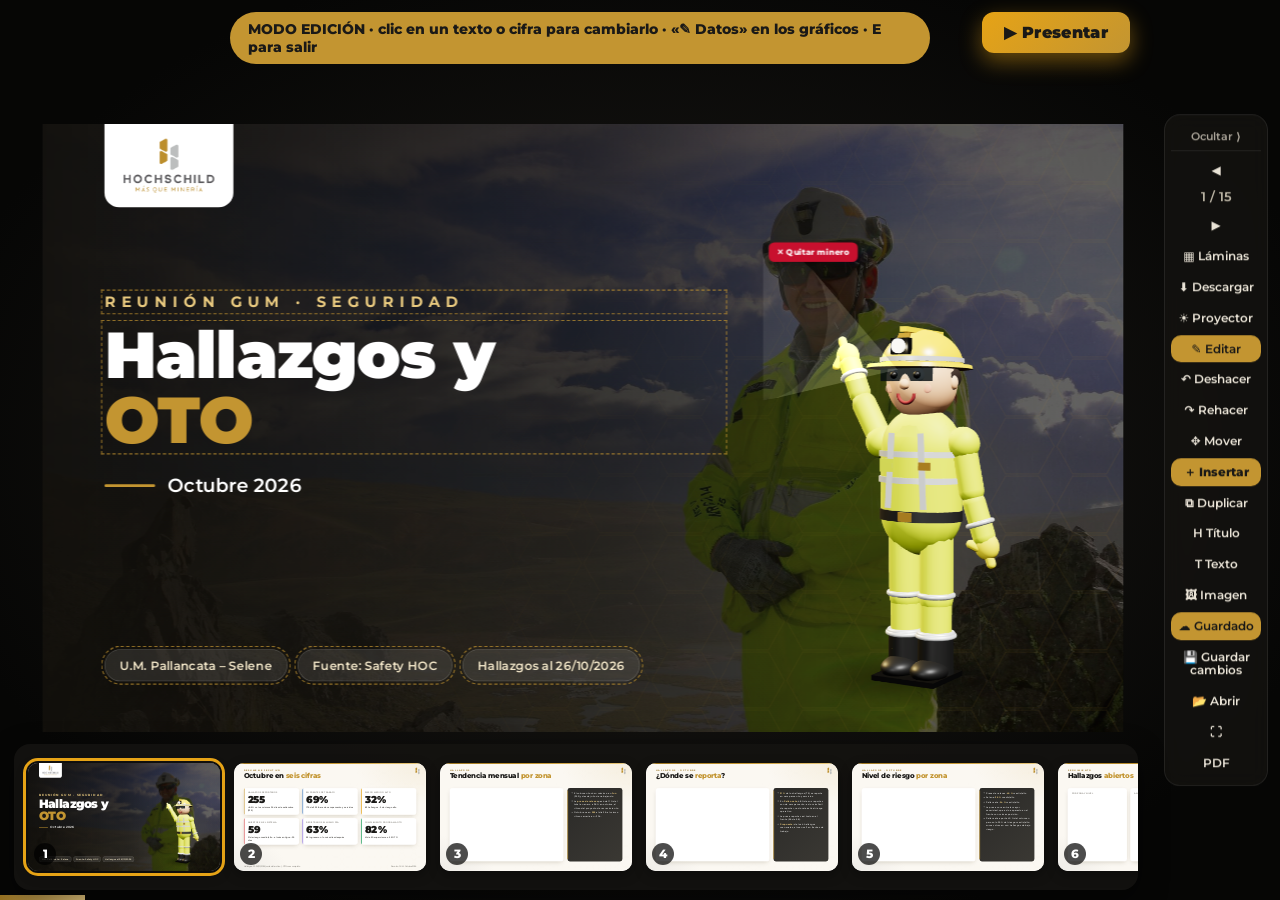
<file: gum-octubre-2026.html>
<!DOCTYPE html>
<html lang="es">
<head>
<meta charset="utf-8">
<meta name="viewport" content="width=device-width, initial-scale=1">
<link rel="icon" href="favicon.ico" sizes="any"><link rel="icon" href="assets/icons/favicon.svg" type="image/svg+xml"><link rel="apple-touch-icon" href="assets/icons/icon-180.png"><meta name="theme-color" content="#1a1917">
<title>Reunión GUM · Gestión de Seguridad · Octubre 2026</title>
<link rel="stylesheet" href="assets/css/deck.css?v=20261127k">
<style>
#g-portada .bg{position:absolute;inset:-40px;background:url(assets/img/portada.jpg) 70% 30%/cover;filter:saturate(.9) brightness(.55)}
#g-portada .shade{position:absolute;inset:0;background:linear-gradient(90deg,rgba(18,16,12,.96) 0%,rgba(18,16,12,.7) 50%,rgba(18,16,12,.25) 100%)}
#g-portada .ttl{position:absolute;left:110px;top:300px;width:1100px;color:#fff}
#g-portada .ttl .kick{font-size:26px;letter-spacing:.42em;font-weight:700;color:var(--gold-l)}
#g-portada .ttl h1{font-size:116px;line-height:.98;margin:22px 0 0;font-weight:900;letter-spacing:-.02em}
#g-portada .ttl h1 span{display:block;color:var(--gold)}
#g-portada .ttl .date{margin-top:40px;display:inline-flex;align-items:center;gap:22px;font-size:34px;font-weight:600}
#g-portada .ttl .date i{display:block;width:90px;height:5px;background:var(--gold);border-radius:4px}
#g-portada .logo{position:absolute;left:110px;top:0;background:#fff;border-radius:0 0 26px 26px;padding:26px 34px}
#g-portada .chips{position:absolute;left:110px;bottom:90px;display:flex;gap:18px}
#g-portada .chips span{padding:14px 26px;border-radius:99px;background:rgba(255,255,255,.1);border:1px solid rgba(255,255,255,.22);color:#f2e6c8;font-weight:600;font-size:22px}
.kpis{display:grid;grid-template-columns:repeat(3,1fr);gap:30px}
.kpi{padding:34px 38px 30px;position:relative}
.kpi .sub{margin-bottom:6px}
.kpi .big{font-size:104px}
.kpi .d{font-size:21px;color:var(--ink2);font-weight:600;margin-top:12px;line-height:1.35}
.kpi .tag{position:absolute;right:28px;top:28px}
.kpi::after{content:"";position:absolute;left:0;top:0;bottom:0;width:8px;background:var(--c,#c39531)}
.two{display:grid;grid-template-columns:1.35fr .65fr;gap:40px}
.cal{display:grid;grid-template-columns:repeat(7,1fr);gap:14px}
.cal .dn{font-size:18px;font-weight:800;color:var(--muted);text-align:center;letter-spacing:.12em}
.cal .day{height:98px;border-radius:18px;background:#fff;border:1px solid #efe7d6;position:relative;display:flex;flex-direction:column;align-items:center;justify-content:center;transition:transform .25s}
.cal .day:hover{transform:scale(1.08);z-index:2}
.cal .day b{font-size:40px;font-weight:900;line-height:1}
.cal .day small{position:absolute;left:12px;top:8px;font-size:15px;font-weight:700;color:var(--muted)}
.cal .day.z{background:#fdeaea;border-color:#f3c4c4}.cal .day.z b{color:var(--bad)}
.cal .day.empty{background:transparent;border:0}
.prog{display:grid;grid-template-columns:1fr 1fr;gap:36px}
.prog .card{padding:36px 40px;display:grid;grid-template-columns:280px 1fr;gap:34px;align-items:center}
.donut{width:280px;height:280px;position:relative}
.donut svg{width:100%;height:100%;transform:rotate(-90deg)}
.donut .c{position:absolute;inset:0;display:grid;place-items:center;text-align:center}
.donut .c b{font-size:64px;font-weight:900;display:block;line-height:1}.donut .c span{font-size:17px;font-weight:700;letter-spacing:.14em;color:var(--muted)}
.names{display:flex;flex-wrap:wrap;gap:10px;margin-top:14px}
.names span{padding:8px 16px;border-radius:99px;background:#fbe1e1;color:#9e1f1f;font-weight:700;font-size:19px}
.names.gray span{background:#eeeae1;color:#5a574f}
.q4{display:grid;grid-template-columns:repeat(4,1fr);gap:28px}
.q4 .card{padding:46px 40px 40px;min-height:330px}
.q4 .big{font-size:120px}
.plan .row{display:grid;grid-template-columns:90px 1fr 300px 240px;gap:30px;align-items:center;background:#fff;border:1px solid #efe7d6;border-radius:22px;padding:30px 36px;margin-bottom:22px;box-shadow:0 14px 40px -24px rgba(70,50,10,.4)}
.plan .row b.n{font-size:54px;font-weight:900;color:var(--gold)}
.plan .row .a{font-size:30px;font-weight:800}.plan .row .a small{display:block;font-size:22px;font-weight:500;color:var(--ink2);margin-top:4px}
.plan .row .m{font-size:24px;font-weight:700;color:var(--ink2)}
#g-cierre .lg{position:absolute;left:150px;top:210px;width:560px}
#g-cierre .q{position:absolute;left:150px;top:660px;width:880px;font-size:46px;font-weight:800;line-height:1.25;color:#fff}
#g-cierre .q b{color:var(--gold-l)}
</style>
<script src="data/nube.js?v=1" onerror="void 0"></script><script>if(window.NUBE&&NUBE.key)document.documentElement.classList.add("nube-cargando")</script>
</head>
<body data-deck="gum-2026-10" data-transition="push">
<div class="viewport"><div class="stage">

<section class="slide dark" id="g-portada" data-transition="zoom" data-title="Portada">
  <div class="bg" id="gkb"></div><div class="shade"></div><div class="hexbg"></div>
  <div class="logo" data-a="down"><img src="assets/img/logo-hochschild.png" alt="Hochschild" style="height:96px;display:block"></div>
  <div class="ttl">
    <div class="kick" data-a="left">REUNIÓN GUM · SEGURIDAD</div>
    <h1 data-a="up">Hallazgos y<span>OTO</span></h1>
    <div class="date" data-a="left"><i></i>Octubre 2026</div>
  </div>
  <div class="chips" data-a="up"><span>U.M. Pallancata – Selene</span><span>Fuente: Safety HOC</span><span id="g-corte"></span></div>
  <div class="miner" data-miner="wave" data-face="-0.5" style="right:80px;bottom:0;width:560px;height:880px"></div>
</section>

<section class="slide light" id="g-resumen" data-title="Resumen ejecutivo">
  <div class="hexbg"></div><div class="topbar" data-a="grow"></div><img class="mark" src="assets/img/logo-mark.png?v=2" alt="">
  <div class="sh"><div class="kick" data-a="left">Resumen ejecutivo</div><h2 data-a="up">Octubre en <em>seis cifras</em></h2></div>
  <div class="body" style="top:250px"><div class="kpis" id="kpis"></div></div>
  <div class="foot"><span id="g-foot1"></span><span>Reunión GUM · Octubre 2026</span></div>
</section>

<section class="slide light" id="g-tendencia" data-transition="rise" data-title="Tendencia mensual">
  <div class="hexbg"></div><div class="topbar" data-a="grow"></div><img class="mark" src="assets/img/logo-mark.png?v=2" alt="">
  <div class="sh"><div class="kick" data-a="left">Hallazgos</div><h2 data-a="up">Tendencia mensual <em>por zona</em></h2></div>
  <div class="body two" style="top:250px">
    <div class="card pad" data-a="up"><div class="chartbox" style="height:660px"><canvas id="c-tend"></canvas></div></div>
    <div class="insight" data-a="right" data-d=".2" id="ins-tend"></div>
  </div>
</section>

<section class="slide light" id="g-donde" data-transition="cube" data-title="Dónde se reporta">
  <div class="hexbg"></div><div class="topbar" data-a="grow"></div><img class="mark" src="assets/img/logo-mark.png?v=2" alt="">
  <div class="sh"><div class="kick" data-a="left">Hallazgos · octubre</div><h2 data-a="up">¿Dónde se <em>reporta</em>?</h2></div>
  <div class="body two" style="top:250px">
    <div class="card pad" data-a="up"><div class="chartbox" style="height:660px"><canvas id="c-donde"></canvas></div></div>
    <div class="insight" data-a="right" data-d=".2" id="ins-donde"></div>
  </div>
</section>

<section class="slide light" id="g-riesgo" data-title="Riesgo por zona">
  <div class="hexbg"></div><div class="topbar" data-a="grow"></div><img class="mark" src="assets/img/logo-mark.png?v=2" alt="">
  <div class="sh"><div class="kick" data-a="left">Hallazgos · octubre</div><h2 data-a="up">Nivel de riesgo <em>por zona</em></h2></div>
  <div class="body two" style="top:250px">
    <div class="card pad" data-a="up"><div class="chartbox" style="height:660px"><canvas id="c-riesgo"></canvas></div></div>
    <div class="insight" data-a="right" data-d=".2" id="ins-riesgo"></div>
  </div>
</section>

<section class="slide light" id="g-abiertos" data-transition="zoom" data-title="Hallazgos abiertos">
  <div class="hexbg"></div><div class="topbar" data-a="grow"></div><img class="mark" src="assets/img/logo-mark.png?v=2" alt="">
  <div class="sh"><div class="kick" data-a="left">Seguimiento</div><h2 data-a="up">Hallazgos <em>abiertos</em></h2></div>
  <div class="body" style="top:250px;display:grid;grid-template-columns:1fr 1fr .8fr;gap:32px">
    <div class="card pad" data-a="up"><div class="sub">Por zona y nivel</div><div class="chartbox" style="height:600px"><canvas id="c-ab-zona"></canvas></div></div>
    <div class="card pad" data-a="up" data-d=".1"><div class="sub">Antigüedad (días desde el evento)</div><div class="chartbox" style="height:600px"><canvas id="c-ab-edad"></canvas></div></div>
    <div class="insight" data-a="right" data-d=".2" id="ins-ab"></div>
  </div>
</section>

<section class="slide light" id="g-retraso" data-transition="rise" data-title="Oportunidad del registro">
  <div class="hexbg"></div><div class="topbar" data-a="grow"></div><img class="mark" src="assets/img/logo-mark.png?v=2" alt="">
  <div class="sh"><div class="kick" data-a="left">Oportunidad</div><h2 data-a="up">¿Cuándo se <em>registra</em>?</h2></div>
  <div class="body two" style="top:250px">
    <div class="card pad" data-a="up"><div class="chartbox" style="height:660px"><canvas id="c-ret"></canvas></div></div>
    <div class="insight" data-a="right" data-d=".2" id="ins-ret"></div>
  </div>
</section>

<section class="slide light" id="g-diario" data-title="Reportes diarios">
  <div class="hexbg"></div><div class="topbar" data-a="grow"></div><img class="mark" src="assets/img/logo-mark.png?v=2" alt="">
  <div class="sh"><div class="kick" data-a="left">Oportunidad</div><h2 data-a="up">Hallazgos <em>día a día</em></h2></div>
  <div class="body" style="top:250px;display:grid;grid-template-rows:1fr auto;gap:28px">
    <div class="card pad" data-a="up"><div class="chartbox" style="height:520px"><canvas id="c-dia"></canvas></div></div>
    <div class="insight" data-a="up" data-d=".2" id="ins-dia"></div>
  </div>
</section>

<section class="slide light" id="g-meta" data-transition="cube" data-title="Meta individual de hallazgos">
  <div class="hexbg"></div><div class="topbar" data-a="grow"></div><img class="mark" src="assets/img/logo-mark.png?v=2" alt="">
  <div class="sh"><div class="kick" data-a="left">Reportabilidad</div><h2 data-a="up">Meta de <em>4 hallazgos</em> por persona</h2></div>
  <div class="body two" style="top:240px;bottom:70px">
    <div class="card pad" data-a="up" style="padding:24px 30px"><div class="chartbox" style="height:740px"><canvas id="c-meta"></canvas></div></div>
    <div class="insight" data-a="right" data-d=".2" id="ins-meta"></div>
  </div>
</section>

<section class="slide light" id="g-otoprog" data-transition="zoom" data-title="Programa OTO">
  <div class="hexbg"></div><div class="topbar" data-a="grow"></div><img class="mark" src="assets/img/logo-mark.png?v=2" alt="">
  <div class="sh"><div class="kick" data-a="left">Observación de tareas (OTO)</div><h2 data-a="up">Cumplimiento del <em>programa OTO</em></h2></div>
  <div class="body" style="top:250px"><div class="prog" id="prog"></div>
    <div class="insight" data-a="up" data-d=".3" id="ins-prog" style="margin-top:34px"></div></div>
</section>

<section class="slide light" id="g-otozona" data-title="OTO por zona">
  <div class="hexbg"></div><div class="topbar" data-a="grow"></div><img class="mark" src="assets/img/logo-mark.png?v=2" alt="">
  <div class="sh"><div class="kick" data-a="left">Observación de tareas (OTO)</div><h2 data-a="up">Resultado de las OTO</h2></div>
  <div class="body" style="top:250px;display:grid;grid-template-columns:1fr 1fr .75fr;gap:32px">
    <div class="card pad" data-a="up"><div class="sub">Por zona · octubre</div><div class="chartbox" style="height:600px"><canvas id="c-oto-zona"></canvas></div></div>
    <div class="card pad" data-a="up" data-d=".1"><div class="sub">OTO por mes · 2026</div><div class="chartbox" style="height:600px"><canvas id="c-oto-mes"></canvas></div></div>
    <div class="insight" data-a="right" data-d=".2" id="ins-otoz"></div>
  </div>
</section>

<section class="slide light" id="g-calendario" data-transition="flip" data-title="Calendario OTO">
  <div class="hexbg"></div><div class="topbar" data-a="grow"></div><img class="mark" src="assets/img/logo-mark.png?v=2" alt="">
  <div class="sh"><div class="kick" data-a="left">Observación de tareas (OTO)</div><h2 data-a="up">Calendario de <em>OTO</em> · octubre</h2></div>
  <div class="body two" style="top:240px">
    <div class="cal" id="cal" data-noedit></div>
    <div class="insight" data-a="right" data-d=".2" id="ins-cal"></div>
  </div>
</section>

<section class="slide light" id="g-calidad" data-title="Calidad del registro">
  <div class="hexbg"></div><div class="topbar" data-a="grow"></div><img class="mark" src="assets/img/logo-mark.png?v=2" alt="">
  <div class="sh"><div class="kick" data-a="left">Calidad del dato</div><h2 data-a="up">Lo que el sistema <em>no muestra</em></h2></div>
  <div class="body" style="top:270px"><div class="q4" id="q4"></div>
    <div class="insight" data-a="up" data-d=".4" style="margin-top:40px">Corregir estos campos en origen hace confiables todos los indicadores. Propuesta: <b>revisión semanal de calidad por Seguridad</b> y campos obligatorios en Safety HOC (zona, usuario designado y riesgo crítico para medio/alto).</div></div>
</section>

<section class="slide light" id="g-plan" data-transition="rise" data-title="Plan de acción">
  <div class="hexbg"></div><div class="topbar" data-a="grow"></div><img class="mark" src="assets/img/logo-mark.png?v=2" alt="">
  <div class="sh"><div class="kick" data-a="left">Compromisos</div><h2 data-a="up">Plan de <em>acción</em></h2></div>
  <div class="body plan" style="top:250px" id="plan"></div>
</section>

<section class="slide dark" id="g-cierre" data-transition="zoom" data-title="Cierre">
  <div class="hexbg"></div><div class="topbar" data-a="grow"></div>
  <div class="lg" data-a="blur"><img src="assets/img/logo-hochschild-blanco.png" alt="Hochschild" style="width:100%;display:block"></div>
  <div class="q" data-a="up" data-d=".3">Reportar es cuidar.<br><b>Cada hallazgo a tiempo es un accidente que no ocurre.</b></div>
  <div class="miner" data-miner="thumbs" data-face="-0.4" style="right:120px;bottom:20px;width:620px;height:960px"></div>
</section>

</div></div>
<script src="data/gum-data.js"></script>
<script src="assets/lib/gsap.min.js"></script>
<script src="assets/lib/three.min.js"></script>
<script src="assets/lib/chart.umd.min.js"></script>
<script src="assets/lib/chartjs-plugin-datalabels.min.js"></script>
<script src="assets/js/gum-build.js?v=20261117c"></script>
<script src="data/gum-2026-10-cambios.js" onerror="void 0"></script>
<script src="assets/js/deck.js?v=20261127k"></script>
<script src="assets/lib/supabase.min.js?v=2.119"></script>
<script src="assets/js/cloud.js?v=20261127k"></script>
<script src="assets/js/charts.js?v=20261118c"></script>
<script src="assets/js/miner3d.js?v=20261117c"></script>
<script src="assets/js/gum.js?v=20261117c"></script>
<script src="assets/js/editor.js?v=20261127k"></script>
<script>if("serviceWorker" in navigator && /^https?:/.test(location.protocol)){let had=!!navigator.serviceWorker.controller,done=false;navigator.serviceWorker.addEventListener("controllerchange",()=>{if(had&&!done){done=true;const go=()=>window.DECK&&(DECK.hablando||(DECK.editing&&DECK.editing())||(DECK.moving&&DECK.moving())||document.querySelector(".modal.on,.ins-menu.on"))?setTimeout(go,2000):location.reload();go()}});addEventListener("load",()=>navigator.serviceWorker.register("sw.js").then(r=>r.update()).catch(()=>{}))}</script>
</body>
</html>
</file>
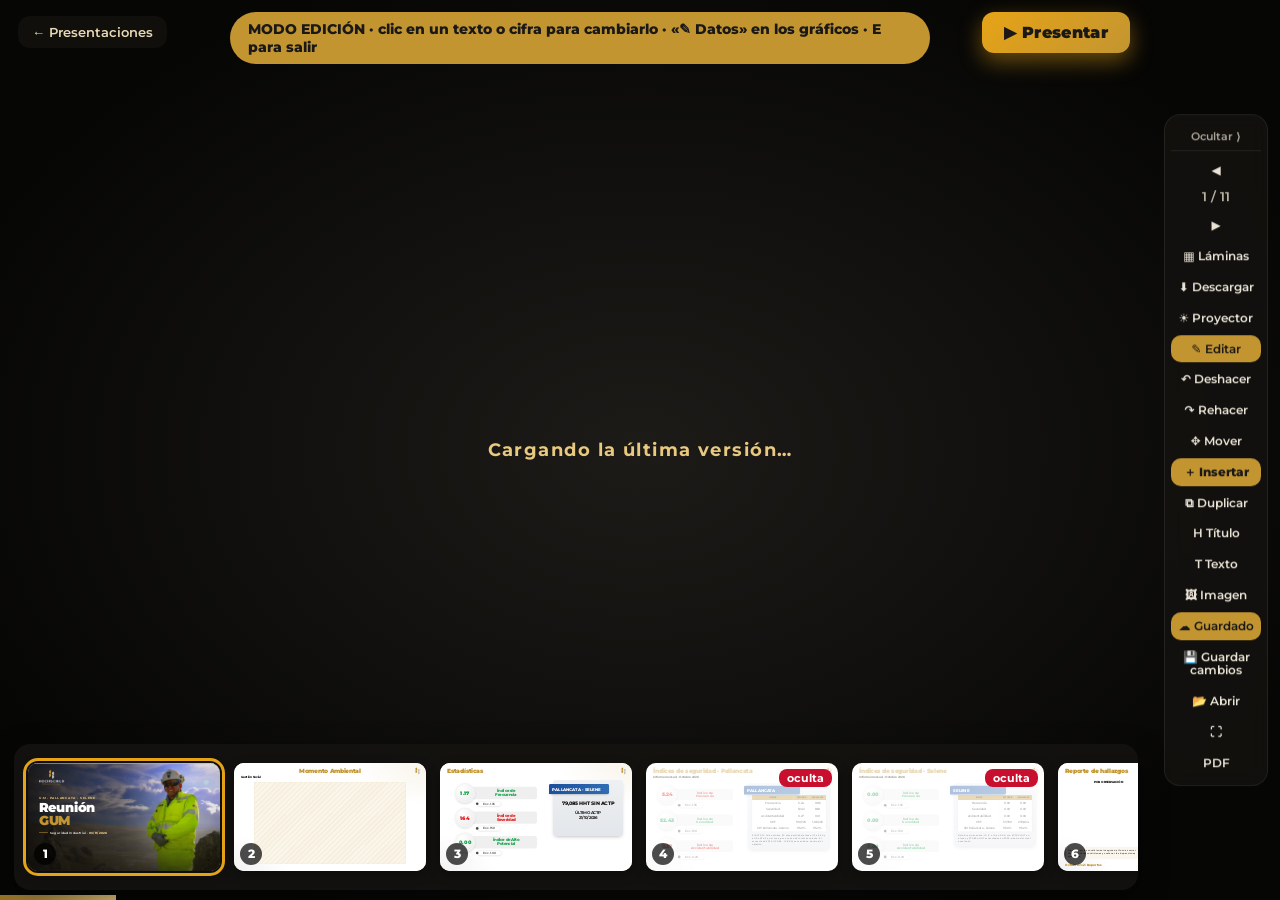
<file: gum.html>
<!DOCTYPE html>
<html lang="es">
<head>
<meta charset="utf-8">
<meta name="viewport" content="width=device-width, initial-scale=1">
<link rel="icon" href="favicon.ico" sizes="any"><link rel="icon" href="assets/icons/favicon.svg" type="image/svg+xml"><link rel="apple-touch-icon" href="assets/icons/icon-180.png"><meta name="theme-color" content="#1a1917">
<title>Reunión GUM · Seguridad Industrial</title>
<link rel="stylesheet" href="assets/css/deck.css?v=20261127k">
<link rel="stylesheet" href="assets/css/tpl.css?v=20261127k">
<style></style>
<script src="data/nube.js?v=1" onerror="void 0"></script><script>if(window.NUBE&&NUBE.key)document.documentElement.classList.add("nube-cargando")</script>
</head>
<body data-limpiar data-deck="gum-plantilla" data-transition="push">
<div class="viewport"><div class="stage">

<section class="slide dark" id="g-portada" data-transition="zoom" data-title="Portada">
  <div class="cover-bg g-kb"><div class="slot cover" data-slot="portada" data-src="assets/img/portada.jpg" data-ph="Pegue la foto de portada"></div></div>
  <div class="g-shade"></div><div class="topbar" data-a="grow"></div>
  <div class="g-logo" data-a="down"><img src="assets/img/logo-hochschild-blanco.png" alt="Hochschild"></div>
  <div class="g-ttl">
    <h1 data-a="up">Reunión<span>GUM</span></h1>
    <div class="g-date" data-a="left" data-d=".25"><i></i><p class="rich">Seguridad Industrial · <span class="edit dt" data-fecha>03/11/2026</span></p></div>
    <div class="kick" data-a="left" data-d=".1">U.M. PALLANCATA · SELENE</div>
  </div>
</section>
<section class="slide light white" id="g-ambiental" data-title="Momento ambiental">
  <img class="mark" src="assets/img/logo-mark.png?v=2" alt=""><h2 class="rich ttl-g c" data-a="up">Momento Ambiental</h2><p class="subk" data-a="left">Gestión Social</p>
  <div class="ph-full" style="top:190px" data-a="zoom"><div class="slot" data-slot="ambiental" data-ph="Pegue aquí la imagen del Momento Ambiental"></div></div>
</section>
<section class="slide light white" id="g-estad" data-title="Estadísticas">
  <img class="mark" src="assets/img/logo-mark.png?v=2" alt=""><h2 class="rich ttl-g" data-a="up">Estadísticas</h2>
  <div class="idxs">
    <div class="idx" data-a="left"><div class="circ" data-count="1.17" data-dec="2" data-exc="1.35">1.17</div><div class="lbl2"><p style="margin:0">Índice de<br>Frecuencia</p></div><div class="exc"><p style="margin:0">Exc. 1.35</p></div></div>
    <div class="idx" data-a="left" data-d=".15"><div class="circ" data-count="164" data-exc="150">164</div><div class="lbl2"><p style="margin:0">Índice de<br>Severidad</p></div><div class="exc"><p style="margin:0">Exc. 150</p></div></div>
    <div class="idx" data-a="left" data-d=".3"><div class="circ" data-count="0" data-dec="2" data-exc="1">0.00</div><div class="lbl2"><p style="margin:0">Índice de Alto<br>Potencial</p></div><div class="exc"><p style="margin:0">Exc. 1.00</p></div></div>
  </div>
  <div class="hht" data-a="right"><div class="hd"><p style="margin:0">PALLANCATA - SELENE</p></div><p class="big2 rich"><span data-count="79085">79,085</span> HHT SIN ACTP</p><p class="sm">ÚLTIMO ACTP<br><span class="edit">21/10/2026</span></p></div>
</section>
<section class="slide light white" id="g-idx-pal" data-hidden data-fija data-title="Índices Pallancata">
  <img class="mark" src="assets/img/logo-mark.png?v=2" alt=""><h2 class="rich ttl-g" data-a="up">Índices de seguridad · Pallancata</h2><p class="subk" data-a="left">Informe mensual · <span class="edit">Octubre 2026</span></p>
  <div class="idxs uidx">
    <div class="idx" data-a="left"><div class="circ" data-count="5.24" data-dec="2" data-exc="1.35">5.24</div><div class="lbl2"><p style="margin:0">Índice de<br>Frecuencia</p></div><div class="exc"><p style="margin:0">Exc. 1.35</p></div></div>
    <div class="idx" data-a="left" data-d=".15"><div class="circ" data-count="52.43" data-dec="2" data-exc="150">52.43</div><div class="lbl2"><p style="margin:0">Índice de<br>Severidad</p></div><div class="exc"><p style="margin:0">Exc. 150</p></div></div>
    <div class="idx" data-a="left" data-d=".3"><div class="circ" data-count="0.27" data-dec="2" data-exc="0.2">0.27</div><div class="lbl2"><p style="margin:0">Índice de<br>Accidentabilidad</p></div><div class="exc"><p style="margin:0">Exc. 0.20</p></div></div>
  </div>
  <div class="uac" data-a="right"><div class="hd"><p style="margin:0">PALLANCATA</p></div>
    <table class="tt gold" data-tbl><thead><tr><th>Índice</th><th>Octubre</th><th>Acum. 2026</th></tr></thead><tbody><tr><td>Frecuencia</td><td>5.24</td><td>0.86</td></tr><tr><td>Severidad</td><td>52.43</td><td>8.60</td></tr><tr><td>Accidentabilidad</td><td>0.27</td><td>0.01</td></tr><tr><td>HHT</td><td>190,720</td><td>1,163,336</td></tr><tr><td>CPI Pallancata - Selene</td><td>95.0 %</td><td>95.2 %</td></tr></tbody></table>
    <p class="cm uac-l">El ACTP N° 1 de octubre (10 días perdidos) eleva el IF a 5.24 y el IS a 52.43 en el mes, por encima del nivel excelente. El acumulado 2026 (IF 0.86 · IS 8.60) se mantiene dentro del objetivo.</p></div>
</section>
<section class="slide light white" id="g-idx-sel" data-hidden data-fija data-title="Índices Selene">
  <img class="mark" src="assets/img/logo-mark.png?v=2" alt=""><h2 class="rich ttl-g" data-a="up">Índices de seguridad · Selene</h2><p class="subk" data-a="left">Informe mensual · <span class="edit">Octubre 2026</span></p>
  <div class="idxs uidx">
    <div class="idx" data-a="left"><div class="circ" data-count="0.00" data-dec="2" data-exc="1.35">0.00</div><div class="lbl2"><p style="margin:0">Índice de<br>Frecuencia</p></div><div class="exc"><p style="margin:0">Exc. 1.35</p></div></div>
    <div class="idx" data-a="left" data-d=".15"><div class="circ" data-count="0.00" data-dec="2" data-exc="150">0.00</div><div class="lbl2"><p style="margin:0">Índice de<br>Severidad</p></div><div class="exc"><p style="margin:0">Exc. 150</p></div></div>
    <div class="idx" data-a="left" data-d=".3"><div class="circ" data-count="0.00" data-dec="2" data-exc="0.2">0.00</div><div class="lbl2"><p style="margin:0">Índice de<br>Accidentabilidad</p></div><div class="exc"><p style="margin:0">Exc. 0.20</p></div></div>
  </div>
  <div class="uac" data-a="right"><div class="hd"><p style="margin:0">SELENE</p></div>
    <table class="tt gold" data-tbl><thead><tr><th>Índice</th><th>Octubre</th><th>Acum. 2026</th></tr></thead><tbody><tr><td>Frecuencia</td><td>0.00</td><td>0.00</td></tr><tr><td>Severidad</td><td>0.00</td><td>0.00</td></tr><tr><td>Accidentabilidad</td><td>0.00</td><td>0.00</td></tr><tr><td>HHT</td><td>57,760</td><td>272,824</td></tr><tr><td>CPI Pallancata - Selene</td><td>95.0 %</td><td>95.2 %</td></tr></tbody></table>
    <p class="cm uac-l">Octubre sin eventos: IF, IS e IA en 0.00, con 57,760 HHT en el mes y 272,824 HHT acumuladas en 2026, dentro del nivel excelente.</p></div>
</section>
<section class="slide light white" id="g-hall" data-title="Reporte de hallazgos">
  <img class="mark" src="assets/img/logo-mark.png?v=2" alt=""><h2 class="rich ttl-g" data-a="up">Reporte de hallazgos</h2>
  <div class="g2" data-a="up">
    <div class="gp"><h4>POR OBSERVACIÓN</h4><div class="chartbox"><canvas id="g-obs" data-chart="donut" data-colors="#1f5fa8,#16a34a,#e11d1d" data-def='{"labels": ["Condición insegura", "Acto inseguro", "Sin clasificación"], "series": [{"name": "Reportes", "values": [252, 90, 3]}]}'></canvas></div></div>
    <div class="gp"><h4>POR ZONA</h4><div class="chartbox"><canvas id="g-zona" data-chart="donut" data-colors="#e11d1d,#16a34a,#1f5fa8" data-def='{"labels": ["Presa de relave", "Pallancata", "Selene"], "series": [{"name": "Reportes", "values": [162, 107, 76]}]}'></canvas></div></div>
  </div>
  <p class="fl rich"><span data-bind="periodo" data-mes>Octubre</span>: <b data-bind="hall_total">345</b> Reportes</p>
  <p class="cm gum-lect l" data-bind="obs_texto" data-a="up" data-d=".4">Predominan las condiciones inseguras: el foco es cerrar físicamente las condiciones y sostener las inspecciones planeadas.</p>
  <p class="cm gum-lect r" data-bind="zona_texto" data-a="up" data-d=".5">Pallancata concentra la mayor parte de los hallazgos del mes.</p>
</section>
<section class="slide light white" id="g-abiertos" data-title="Hallazgos abiertos">
  <img class="mark" src="assets/img/logo-mark.png?v=2" alt=""><h2 class="rich ttl-g" data-a="up">Reporte de hallazgos abiertos</h2>
  <div class="g2" style="bottom:110px" data-a="up">
    <div class="gp"><div class="chartbox" style="flex:1"><canvas id="g-abz" data-chart="stack" data-colors="#1f5fa8,#f6c343,#e11d1d" data-def='{"labels": ["Selene", "Presa / Rápida", "Pallancata"], "series": [{"name": "Bajos", "values": [8, 18, 14]}, {"name": "Medio", "values": [5, 10, 5]}, {"name": "Alto", "values": [2, 1, 0]}]}'></canvas></div><ul class="cmb"><li data-bind="abz_texto">Se evidencia mayor concentración de reportes abiertos en la presa de relaves (26).</li></ul></div>
    <div class="gp"><h4>POR ESTADO</h4><div class="chartbox"><canvas id="g-estado" data-chart="donut" data-colors="#e11d1d,#16a34a" data-def='{"labels": ["Abierto", "Cerrado"], "series": [{"name": "Reportes", "values": [63, 2916]}]}'></canvas></div><ul class="cmb"><li data-bind="estado_texto">Se incrementó el número de reportes abiertos respecto a la semana pasada (8.6 %).</li></ul></div>
  </div>
  <p class="fl rich"><span data-bind="periodo" data-mes>Octubre</span>: <b data-bind="abiertos_total">63</b> Reportes abiertos</p>
</section>
<section class="slide light white" id="g-s-retraso" data-title="Retraso en reportes">
  <img class="mark" src="assets/img/logo-mark.png?v=2" alt=""><h2 class="rich ttl-g" data-a="up">Retraso en reportes</h2>
  <div class="g2" data-a="up" style="grid-template-columns:1.05fr .95fr">
    <div class="gp"><h4>RETRASO EN REPORTE</h4><div class="chartbox"><canvas id="g-retraso" data-chart="donut" data-colors="#1f5fa8,#16a34a,#e11d1d,#7f95c3,#8d8a83" data-def='{"labels": ["Mismo día", "1 día", "2 días", "3 - 6 días"], "series": [{"name": "Reportes", "values": [220, 71, 31, 23]}]}'></canvas></div></div>
    <p class="side-txt" data-bind="retraso_texto">El 37,3 % de los hallazgos se registra fuera del día de detección y el 14,5 % tarda entre 2 y 6 días. La brecha está en la oportunidad del registro: estos hallazgos ingresan tarde al seguimiento formal, retrasando su visibilidad para gestionar acciones.</p>
  </div>
  <p class="fl rich"><span data-bind="periodo" data-mes>Octubre</span>: <b data-bind="retraso_total">245</b> Reportes</p>
</section>
<section class="slide light white" id="g-resumen" data-title="Resumen">
  <img class="mark" src="assets/img/logo-mark.png?v=2" alt=""><h2 class="rich ttl-g" style="top:80px" data-a="up">RESUMEN</h2>
  <div class="tbx" style="left:90px;right:760px;top:250px;zoom:1.35" data-a="up"><table class="tt gold" data-tbl data-auto><thead><tr><th>Item</th><th>Cumplimiento</th></tr></thead><tbody><tr><td>HALLAZGOS</td><td class="pc">100%</td></tr><tr><td>OPT</td><td class="pc">100%</td></tr><tr><td>OTO</td><td class="pc">100%</td></tr><tr><td>INSPECCIÓN GERENCIAL</td><td class="pc">100%</td></tr></tbody></table></div>
</section>
<section class="slide light white" id="g-oto" data-title="Reporte OTO">
  <img class="mark" src="assets/img/logo-mark.png?v=2" alt=""><h2 class="rich ttl-g" data-a="up">Reporte OTO</h2>
  <div class="g2" style="bottom:110px" data-a="up">
    <div class="gp"><h4>POR ZONAS</h4><div class="chartbox"><canvas id="g-oto-zona" data-chart="donut" data-colors="#e11d1d,#16a34a,#1f5fa8" data-def='{"labels": ["Presa", "Selene", "Pallancata"], "series": [{"name": "OTO", "values": [29, 19, 7]}]}'></canvas></div><p class="cm" data-bind="oto_zona_texto">Se evidencia un aumento en reportes en Selene y Presa, sin embargo la reportabilidad sigue siendo baja.</p></div>
    <div class="gp"><h4>TIPO DE OTO</h4><div class="chartbox"><canvas id="g-oto-tipo" data-chart="donut" data-colors="#16a34a,#e11d1d" data-def='{"labels": ["Seguro", "Desvío"], "series": [{"name": "OTO", "values": [46, 9]}]}'></canvas></div><p class="cm" data-bind="oto_tipo_texto">De los desvíos 6 corresponden a PROYECTOS, 1 a PLANTA y 2 a MANTENIMIENTO.</p></div>
  </div>
  <p class="fl rich"><span data-bind="periodo" data-mes>Octubre</span>: <b data-bind="oto_total">55</b> Reportes</p>
</section>
<section class="slide light white" id="g-acuerdos" data-title="Acuerdos y pedidos del CSST">
  <img class="mark" src="assets/img/logo-mark.png?v=2" alt=""><h2 class="rich ttl-g" data-a="up">Acuerdos y pedidos del CSST - <span data-mes="upper">OCTUBRE</span></h2>
  <div class="tbx n" style="top:150px" data-a="up"><table class="tt gray" data-tbl data-auto="lt100-red"><thead><tr><th>Ubicación</th><th>Preocupación</th><th>Control</th><th>Responsable</th><th>Fecha</th><th>Avance</th></tr></thead><tbody><tr><td>Zona Virgen del Carmen</td><td>Protocolo de ingreso a mina presenta deficiencias de comunicación</td><td>Evaluación del protocolo de ingreso a mina / verificar cumplimiento y efectividad</td><td>Henry Meza</td><td>28/10/2026</td><td class="pc">50%</td></tr><tr><td>Zona Virgen del Carmen</td><td>Deficiente comunicación radial entre el óvalo hasta la subestación (Virgen del Carmen)</td><td>Evaluación física del cable</td><td>José Flores<br>Gonzalo Condo</td><td>20/10/2026</td><td class="pc">100%</td></tr><tr><td>Grifo Pallancata</td><td>Acumulación de vehículos móviles durante el abastecimiento de combustible</td><td>Evaluación de los horarios de abastecimiento del grifo</td><td>Jim Jove</td><td>25/10/2026</td><td class="pc">100%</td></tr><tr><td>Ingreso y salida de Selene (cruce de Huallunca / carretera nacional)</td><td>Equipos transitan a velocidad</td><td>Implementar badén para reducir la velocidad</td><td>Elvis Cordova</td><td>20/10/2026</td><td class="pc">100%</td></tr></tbody></table></div>
</section>
<section class="slide light white" id="g-pedidos" data-hidden data-fija data-title="Pedidos del CSST">
  <img class="mark" src="assets/img/logo-mark.png?v=2" alt=""><h2 class="rich ttl-g" data-a="up">Pedidos del CSST - <span data-mes="upper">NOVIEMBRE</span></h2><p class="subk" data-a="left">Actas CSST Pallancata y Selene</p>
  <div class="tbx n" style="top:190px" data-a="up"><table class="tt gray" data-tbl><thead><tr><th>Unidad</th><th>Ubicación</th><th>Preocupación</th><th>Riesgo</th><th>Control (acuerdo / pedido)</th><th>Responsable</th><th>Fecha prevista</th><th>Avance</th></tr></thead><tbody><tr><td>Pallancata</td><td>Rampa Virgen del Carmen</td><td>Falta de estación de emergencia en poza auxiliar Nv. -600</td><td class="rk m">MEDIO</td><td>Implementar estación de rescate</td><td>Brigada de respuesta a emergencia</td><td>15/11/2026</td><td class="pc">100%</td></tr><tr><td>Pallancata</td><td>Rampa Virgen del Carmen</td><td>Mejora de comunicación radial</td><td class="rk b">BAJO</td><td>Evaluación para implementación de radio base en óvalo</td><td>José Flores</td><td>20/11/2026</td><td class="pc">—</td></tr><tr><td>Pallancata</td><td>Acceso a zona de descarga de combustible</td><td>Vía en mal estado</td><td class="rk m">MEDIO</td><td>Realizar mantenimiento de vía</td><td>Elvis Córdova</td><td>28/11/2026</td><td class="pc">—</td></tr><tr><td>Selene</td><td>Selene</td><td>Falta de punto de lavado de prendas de vestir para personal de CÍA</td><td class="rk b">BAJO</td><td>Evaluación para implementación de lavandería para personal de CÍA</td><td>Víctor Guillén / Manuel Quispe</td><td>20/11/2026</td><td class="pc">100%</td></tr></tbody></table></div>
</section>
<section class="slide light white" id="g-insp" data-title="Inspección CSST">
  <img class="mark" src="assets/img/logo-mark.png?v=2" alt=""><h2 class="rich ttl-g" data-a="up">INSPECCIÓN CSST SELENE</h2>
  <div class="tbx n" style="top:160px;right:560px" data-a="up"><table class="tt gray" data-tbl data-auto="lt100-red"><thead><tr><th>Ubicación</th><th>Observación</th><th>Control</th><th>Responsable</th><th>Fecha</th><th>Avance</th></tr></thead><tbody><tr><td>Paso peatonal Oficinas - Planta</td><td>Paso peatonal de oficinas a planta presenta desnivel con riesgo de caída durante el tránsito.</td><td>Habilitar paso peatonal hacia planta.</td><td>Elvis Cordova</td><td>31/10/2026</td><td class="pc">0%</td></tr></tbody></table></div>
  <div style="position:absolute;right:60px;top:160px;width:460px;height:420px" data-a="zoom"><div class="slot cover zoomable" data-slot="insp-evid" data-ph="Evidencia (foto)" style="position:absolute;inset:0;border-radius:16px"></div></div>
</section>
<section class="slide light white" id="g-campana" data-hidden data-fija data-title="Campaña del mes">
  <img class="mark" src="assets/img/logo-mark.png?v=2" alt=""><h2 class="rich ttl-g c" data-a="up">Campaña del mes</h2><p class="subk camp-k" data-a="up"><span class="edit">Noviembre 2026</span></p>
  <div class="ph-full" style="top:200px;bottom:150px" data-a="zoom"><div class="slot" data-slot="campana" data-ph="Pegue aquí la imagen de la campaña del mes"></div></div>
  <p class="cm camp-t" data-a="up" data-d=".3">Escriba aquí el mensaje de la campaña.</p>
</section>
<section class="slide dark" id="g-cierre" data-transition="zoom" data-title="Cierre">
  <div class="hexbg"></div><div class="topbar" data-a="grow"></div>
  <div class="g-end-lg" data-a="blur"><img src="assets/img/logo-hochschild-blanco.png" alt="Hochschild"></div>
  <div class="g-end-q" data-a="up" data-d=".3"><h3>Gracias.</h3><h2>Actúo con responsabilidad,<br><span>trabajo con seguridad.</span></h2></div>
</section>
</div></div>
<script src="assets/lib/gsap.min.js"></script>
<script src="assets/lib/chart.umd.min.js"></script>
<script src="assets/lib/chartjs-plugin-datalabels.min.js"></script>
<script src="assets/js/deck.js?v=20261127k"></script>
<script src="assets/lib/supabase.min.js?v=2.119"></script>
<script src="assets/js/cloud.js?v=20261127k"></script>
<script src="assets/js/charts.js?v=20261118c"></script>
<script src="assets/js/tpl.js?v=20261117e"></script>
<script src="assets/js/viz.js?v=20261117h"></script>
<script src="assets/js/editor.js?v=20261127k"></script>
<script>if("serviceWorker" in navigator && /^https?:/.test(location.protocol)){let had=!!navigator.serviceWorker.controller,done=false;navigator.serviceWorker.addEventListener("controllerchange",()=>{if(had&&!done){done=true;const go=()=>window.DECK&&(DECK.hablando||(DECK.editing&&DECK.editing())||(DECK.moving&&DECK.moving())||document.querySelector(".modal.on,.ins-menu.on"))?setTimeout(go,2000):location.reload();go()}});addEventListener("load",()=>navigator.serviceWorker.register("sw.js").then(r=>r.update()).catch(()=>{}))}</script>
</body>
</html>
</file>
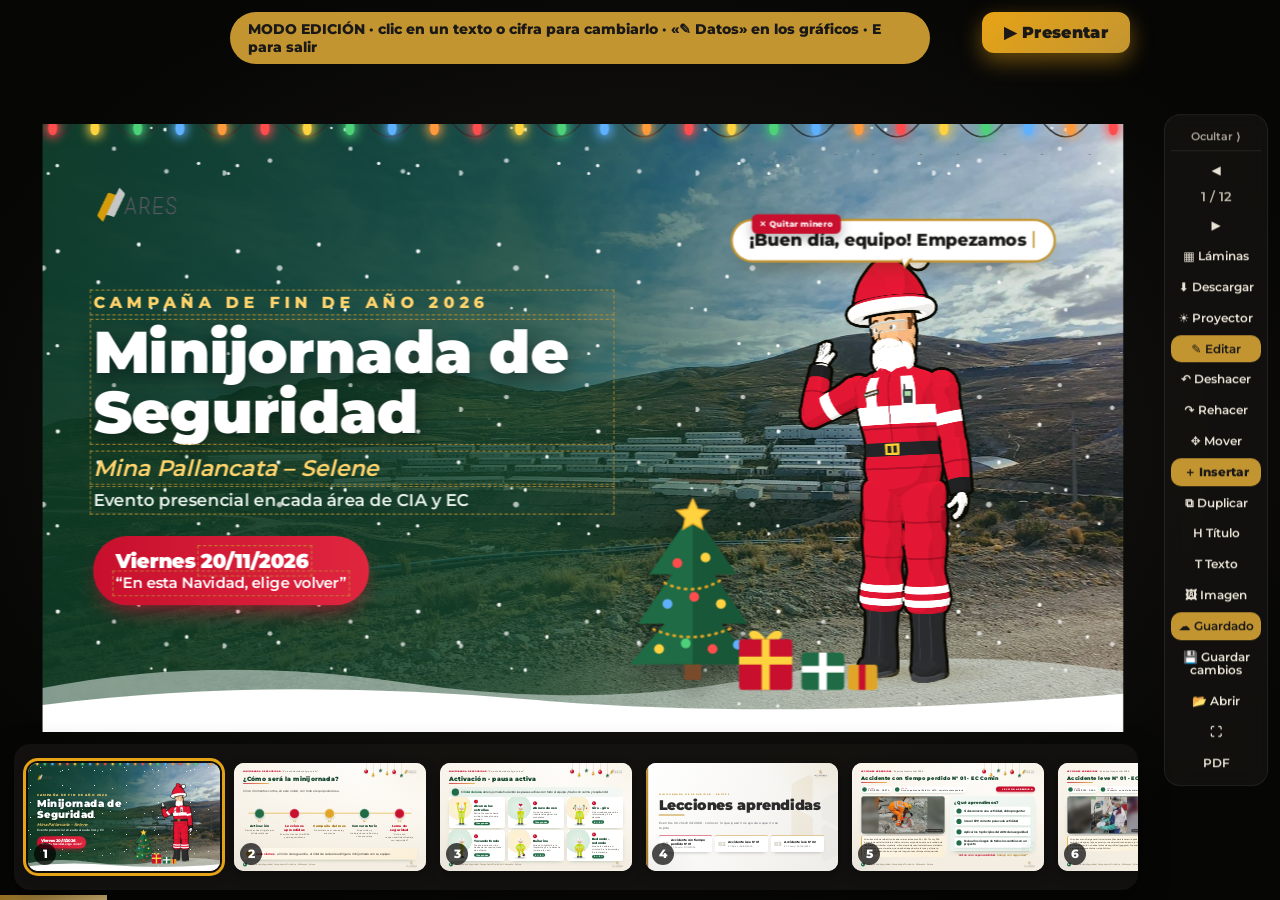
<file: minijornada.html>
<!DOCTYPE html>
<html lang="es">
<head>
<meta charset="utf-8">
<meta name="viewport" content="width=device-width, initial-scale=1">
<link rel="icon" href="favicon.ico" sizes="any"><link rel="icon" href="assets/icons/favicon.svg" type="image/svg+xml"><link rel="apple-touch-icon" href="assets/icons/icon-180.png"><meta name="theme-color" content="#14462d">
<title>Minijornada de Seguridad · Campaña de Fin de Año</title>
<link rel="stylesheet" href="assets/css/deck.css?v=20261127k">
<link rel="stylesheet" href="assets/css/tpl.css?v=20261127k">
<link rel="stylesheet" href="assets/css/navidad.css?v=20261119b">
<link rel="stylesheet" href="assets/css/minijornada.css?v=20261119c">
<script src="data/nube.js?v=1" onerror="void 0"></script><script>if(window.NUBE&&NUBE.key)document.documentElement.classList.add("nube-cargando")</script>
</head>
<body data-deck="minijornada-plantilla" data-transition="fade">
<svg width="0" height="0" style="position:absolute" aria-hidden="true"><symbol id="i-helmet" viewBox="0 0 24 24" fill="none" stroke="currentColor" stroke-width="2" stroke-linecap="round" stroke-linejoin="round"><path d="M2 18h20M4 18v-2a8 8 0 0 1 16 0v2"/><path d="M9 11V6.5a3 3 0 0 1 6 0V11"/></symbol><symbol id="i-home" viewBox="0 0 24 24" fill="none" stroke="currentColor" stroke-width="2" stroke-linecap="round" stroke-linejoin="round"><path d="M3 11l9-7 9 7M5 10v10h14V10M10 20v-6h4v6"/></symbol><symbol id="i-cal" viewBox="0 0 24 24" fill="none" stroke="currentColor" stroke-width="2" stroke-linecap="round" stroke-linejoin="round"><rect x="3" y="5" width="18" height="16" rx="2"/><path d="M3 10h18M8 3v4M16 3v4"/></symbol><symbol id="i-clock" viewBox="0 0 24 24" fill="none" stroke="currentColor" stroke-width="2" stroke-linecap="round" stroke-linejoin="round"><circle cx="12" cy="12" r="9"/><path d="M12 7v5l3 2"/></symbol><symbol id="i-users" viewBox="0 0 24 24" fill="none" stroke="currentColor" stroke-width="2" stroke-linecap="round" stroke-linejoin="round"><circle cx="9" cy="8" r="3.2"/><path d="M3 20a6 6 0 0 1 12 0M16 4.5a3 3 0 0 1 0 6M21 20a5 5 0 0 0-4-5"/></symbol><symbol id="i-pin" viewBox="0 0 24 24" fill="none" stroke="currentColor" stroke-width="2" stroke-linecap="round" stroke-linejoin="round"><path d="M12 21s-7-6.4-7-11a7 7 0 0 1 14 0c0 4.6-7 11-7 11z"/><circle cx="12" cy="10" r="2.5"/></symbol><symbol id="i-tree" viewBox="0 0 24 24" fill="none" stroke="currentColor" stroke-width="2" stroke-linecap="round" stroke-linejoin="round"><path d="M12 2l5 7h-3l4 6h-4l3 5H7l3-5H6l4-6H7z"/><path d="M12 20v2"/></symbol><symbol id="i-mega" viewBox="0 0 24 24" fill="none" stroke="currentColor" stroke-width="2" stroke-linecap="round" stroke-linejoin="round"><path d="M3 10v4h4l7 4V6L7 10zM17 9a4 4 0 0 1 0 6M19.5 7a7 7 0 0 1 0 10"/></symbol><symbol id="i-binoc" viewBox="0 0 24 24" fill="none" stroke="currentColor" stroke-width="2" stroke-linecap="round" stroke-linejoin="round"><circle cx="6.5" cy="15.5" r="3.5"/><circle cx="17.5" cy="15.5" r="3.5"/><path d="M10 15.5h4M5 12l2-7h3l1 6M19 12l-2-7h-3l-1 6"/></symbol><symbol id="i-alert" viewBox="0 0 24 24" fill="none" stroke="currentColor" stroke-width="2" stroke-linecap="round" stroke-linejoin="round"><path d="M12 3l10 18H2z"/><path d="M12 10v5M12 18v.5"/></symbol><symbol id="i-user" viewBox="0 0 24 24" fill="none" stroke="currentColor" stroke-width="2" stroke-linecap="round" stroke-linejoin="round"><circle cx="12" cy="8" r="4"/><path d="M4 21a8 8 0 0 1 16 0"/></symbol><symbol id="i-tools" viewBox="0 0 24 24" fill="none" stroke="currentColor" stroke-width="2" stroke-linecap="round" stroke-linejoin="round"><path d="M14.7 6.3a4 4 0 0 0-5.4 5.4L3 18l3 3 6.3-6.3a4 4 0 0 0 5.4-5.4l-2.6 2.6-2.4-.6-.6-2.4z"/></symbol><symbol id="i-search" viewBox="0 0 24 24" fill="none" stroke="currentColor" stroke-width="2" stroke-linecap="round" stroke-linejoin="round"><circle cx="11" cy="11" r="7"/><path d="M20 20l-4-4"/></symbol><symbol id="i-list" viewBox="0 0 24 24" fill="none" stroke="currentColor" stroke-width="2" stroke-linecap="round" stroke-linejoin="round"><rect x="5" y="3" width="14" height="18" rx="2"/><path d="M9 8h6M9 12h6M9 16h4"/></symbol><symbol id="i-check" viewBox="0 0 24 24" fill="none" stroke="currentColor" stroke-width="2" stroke-linecap="round" stroke-linejoin="round"><circle cx="12" cy="12" r="9"/><path d="M8 12l3 3 5-6"/></symbol><symbol id="i-repeat" viewBox="0 0 24 24" fill="none" stroke="currentColor" stroke-width="2" stroke-linecap="round" stroke-linejoin="round"><path d="M4 12a8 8 0 0 1 14-5l2 2M20 12a8 8 0 0 1-14 5l-2-2M20 4v5h-5M4 20v-5h5"/></symbol><symbol id="i-hour" viewBox="0 0 24 24" fill="none" stroke="currentColor" stroke-width="2" stroke-linecap="round" stroke-linejoin="round"><path d="M6 3h12M6 21h12M7 3c0 5 10 5 10 9s-10 4-10 9M17 3c0 5-10 5-10 9"/></symbol><symbol id="i-flag" viewBox="0 0 24 24" fill="none" stroke="currentColor" stroke-width="2" stroke-linecap="round" stroke-linejoin="round"><path d="M5 21V4M5 4h12l-2 4 2 4H5"/></symbol><symbol id="i-video" viewBox="0 0 24 24" fill="none" stroke="currentColor" stroke-width="2" stroke-linecap="round" stroke-linejoin="round"><rect x="3" y="6" width="13" height="12" rx="2"/><path d="M16 10l5-3v10l-5-3z"/></symbol><symbol id="i-dna" viewBox="0 0 24 24" fill="none" stroke="currentColor" stroke-width="2" stroke-linecap="round" stroke-linejoin="round"><path d="M7 3c0 6 10 6 10 12s-10 3-10 6M17 3c0 6-10 6-10 12s10 3 10 6M8 7h8M8 17h8M9.5 12h5"/></symbol><symbol id="i-trophy" viewBox="0 0 24 24" fill="none" stroke="currentColor" stroke-width="2" stroke-linecap="round" stroke-linejoin="round"><path d="M8 4h8v5a4 4 0 0 1-8 0zM8 6H4a3 3 0 0 0 4 4M16 6h4a3 3 0 0 1-4 4M10 14h4v3h-4zM8 21h8"/></symbol><symbol id="i-bed" viewBox="0 0 24 24" fill="none" stroke="currentColor" stroke-width="2" stroke-linecap="round" stroke-linejoin="round"><path d="M3 18V8M3 14h18v4M21 14v-2a3 3 0 0 0-3-3h-7v5"/><circle cx="7" cy="11" r="2"/></symbol><symbol id="i-moon" viewBox="0 0 24 24" fill="none" stroke="currentColor" stroke-width="2" stroke-linecap="round" stroke-linejoin="round"><path d="M20 14.5A8 8 0 1 1 9.5 4a6.5 6.5 0 0 0 10.5 10.5z"/></symbol><symbol id="i-gift" viewBox="0 0 24 24" fill="none" stroke="currentColor" stroke-width="2" stroke-linecap="round" stroke-linejoin="round"><rect x="3" y="8" width="18" height="13" rx="1"/><path d="M3 12h18M12 8v13M12 8c-2-4-6-4-6-1 0 2 6 1 6 1zm0 0c2-4 6-4 6-1 0 2-6 1-6 1z"/></symbol><symbol id="i-box" viewBox="0 0 24 24" fill="none" stroke="currentColor" stroke-width="2" stroke-linecap="round" stroke-linejoin="round"><path d="M3 7l9-4 9 4v10l-9 4-9-4z"/><path d="M3 7l9 4 9-4M12 11v10"/></symbol><symbol id="i-hand" viewBox="0 0 24 24" fill="none" stroke="currentColor" stroke-width="2" stroke-linecap="round" stroke-linejoin="round"><path d="M7 11V5a1.5 1.5 0 0 1 3 0v5M10 10V3.5a1.5 1.5 0 0 1 3 0V10M13 10V4.5a1.5 1.5 0 0 1 3 0V11M16 11V7.5a1.5 1.5 0 0 1 3 0V14a7 7 0 0 1-7 7h-1a6 6 0 0 1-5-2.7L3 14.5a1.6 1.6 0 0 1 2.6-1.8L7 14"/></symbol><symbol id="i-glove" viewBox="0 0 24 24" fill="none" stroke="currentColor" stroke-width="2" stroke-linecap="round" stroke-linejoin="round"><path d="M6 21v-6L4 9.5a1.5 1.5 0 0 1 2.7-1.2L8 11V4.5a1.5 1.5 0 0 1 3 0V10V3.5a1.5 1.5 0 0 1 3 0V10V4.5a1.5 1.5 0 0 1 3 0V11V7a1.5 1.5 0 0 1 3 0v7a7 7 0 0 1-3 5.7V21z"/></symbol><symbol id="i-chat" viewBox="0 0 24 24" fill="none" stroke="currentColor" stroke-width="2" stroke-linecap="round" stroke-linejoin="round"><path d="M4 5h16v10H9l-5 4z"/><path d="M8 9h8M8 12h5"/></symbol><symbol id="i-star" viewBox="0 0 24 24" fill="none" stroke="currentColor" stroke-width="2" stroke-linecap="round" stroke-linejoin="round"><path d="M12 3l2.7 5.6 6.1.9-4.4 4.3 1 6.1L12 17l-5.4 2.9 1-6.1L3.2 9.5l6.1-.9z"/></symbol><symbol id="i-heart" viewBox="0 0 24 24" fill="none" stroke="currentColor" stroke-width="2" stroke-linecap="round" stroke-linejoin="round"><path d="M12 20s-7-4.4-9-9a4.8 4.8 0 0 1 9-3 4.8 4.8 0 0 1 9 3c-2 4.6-9 9-9 9z"/></symbol><symbol id="i-run" viewBox="0 0 24 24" fill="none" stroke="currentColor" stroke-width="2" stroke-linecap="round" stroke-linejoin="round"><circle cx="14" cy="4.5" r="2"/><path d="M8 21l3-6 3 2v5M6 12l3-4 4 1 3 3 3 1M11 15l-1-4"/></symbol></svg>
<div class="viewport"><div class="stage">
<section class="slide dark nv nv-cover mj " id="mj-portada" data-title="Portada" data-transition="zoom">
  <div class="nv-bg"><img src="assets/img/minijornada/mina.jpg" alt=""></div><div class="nv-shade"></div>
  <div class="nv-lights" aria-hidden="true"><i style="--d:0.00s;--c:#ff4d4d"></i><i style="--d:0.35s;--c:#ffd23f"></i><i style="--d:0.70s;--c:#4dd27a"></i><i style="--d:1.05s;--c:#5fb1ff"></i><i style="--d:1.40s;--c:#ff9a3c"></i><i style="--d:0.00s;--c:#ff4d4d"></i><i style="--d:0.35s;--c:#ffd23f"></i><i style="--d:0.70s;--c:#4dd27a"></i><i style="--d:1.05s;--c:#5fb1ff"></i><i style="--d:1.40s;--c:#ff9a3c"></i><i style="--d:0.00s;--c:#ff4d4d"></i><i style="--d:0.35s;--c:#ffd23f"></i><i style="--d:0.70s;--c:#4dd27a"></i><i style="--d:1.05s;--c:#5fb1ff"></i><i style="--d:1.40s;--c:#ff9a3c"></i><i style="--d:0.00s;--c:#ff4d4d"></i><i style="--d:0.35s;--c:#ffd23f"></i><i style="--d:0.70s;--c:#4dd27a"></i><i style="--d:1.05s;--c:#5fb1ff"></i><i style="--d:1.40s;--c:#ff9a3c"></i><i style="--d:0.00s;--c:#ff4d4d"></i><i style="--d:0.35s;--c:#ffd23f"></i><i style="--d:0.70s;--c:#4dd27a"></i><i style="--d:1.05s;--c:#5fb1ff"></i><i style="--d:1.40s;--c:#ff9a3c"></i><i style="--d:0.00s;--c:#ff4d4d"></i></div><div class="nv-snow" aria-hidden="true"></div><div class="nv-snow s2" aria-hidden="true"></div>
  <div class="nv-ctext">
    <p class="nv-season" data-a="up" data-at=".1">CAMPAÑA DE FIN DE AÑO 2026</p>
    <h1 data-a="up" data-at=".25">Minijornada de Seguridad</h1>
    <p class="nv-place" data-a="up" data-at=".4">Mina Pallancata – Selene</p>
    <p class="mj-evt" data-a="up" data-at=".5">Evento presencial en cada área de CIA y EC</p>
    <div class="nv-pill" data-a="pop" data-at=".6"><p class="big">Viernes <span class="edit" data-fecha>20/11/2026</span></p><p>“En esta Navidad, elige volver”</p></div>
  </div>
  <div class="miner nv-santa" data-santa data-miner="wave" data-model="ref" data-zoom=".98" data-look="3.55" data-face="-0.32" data-frases="¡Buen día, equipo! Empezamos la minijornada 🎄|Primero, ¡a activarnos! 💪|En esta Navidad, elige volver" style="right:110px;top:150px;width:560px;height:900px"></div><img class="nv-ares on-dark" src="assets/img/navidad/ares.png" alt="" data-a="down"><div class="nv-treewrap" data-a="pop" data-at=".5"><svg class="nv-tree" viewBox="0 0 200 260" aria-hidden="true"><path d="M100 18 L162 108 H130 L178 178 H140 L190 236 H10 L60 178 H22 L70 108 H38 Z" fill="#1f6b45"/><path d="M100 18 L162 108 H130 L178 178 H140 L190 236 H100 Z" fill="#185737"/>
<rect x="88" y="236" width="24" height="22" fill="#7a4b2a"/>
<path d="M60 120 Q100 140 140 116 M44 186 Q100 210 160 182" fill="none" stroke="#e0a526" stroke-width="4" stroke-dasharray="2 8" stroke-linecap="round"/>
<circle class="tl" style="--d:0.00s" cx="78" cy="92" r="7" fill="#ff4d4d"/><circle class="tl" style="--d:0.27s" cx="118" cy="84" r="7" fill="#ffd23f"/><circle class="tl" style="--d:0.54s" cx="64" cy="150" r="7" fill="#5fb1ff"/><circle class="tl" style="--d:0.81s" cx="102" cy="140" r="7" fill="#ff4d4d"/><circle class="tl" style="--d:1.08s" cx="140" cy="150" r="7" fill="#ffd23f"/><circle class="tl" style="--d:1.35s" cx="52" cy="214" r="7" fill="#ffd23f"/><circle class="tl" style="--d:1.62s" cx="90" cy="206" r="7" fill="#4dd27a"/><circle class="tl" style="--d:1.89s" cx="128" cy="214" r="7" fill="#ff4d4d"/><circle class="tl" style="--d:2.16s" cx="164" cy="208" r="7" fill="#5fb1ff"/>
<path class="star" d="M100 0 l7 15 16 2-12 11 3 16-14-8-14 8 3-16-12-11 16-2z" fill="#ffd23f" stroke="#e0a526" stroke-width="2"/></svg></div><div class="nv-gifwrap" data-a="up" data-at=".8"><svg class="nv-gifts" viewBox="0 0 220 120" aria-hidden="true"><g class="g1"><rect x="6" y="40" width="80" height="76" rx="6" fill="#c8102e"/><rect x="40" y="40" width="12" height="76" fill="#ffd23f"/><rect x="6" y="66" width="80" height="12" fill="#ffd23f"/><path d="M46 40c-14-22-34-12-20 0zm0 0c14-22 34-12 20 0z" fill="#ffd23f"/></g>
<g class="g2"><rect x="100" y="60" width="64" height="56" rx="6" fill="#1f6b45"/><rect x="126" y="60" width="12" height="56" fill="#fff"/><rect x="100" y="80" width="64" height="10" fill="#fff"/></g>
<g class="g3"><rect x="170" y="78" width="44" height="38" rx="5" fill="#e0a526"/><rect x="186" y="78" width="10" height="38" fill="#c8102e"/></g></svg></div>
  <svg class="nv-hill" viewBox="0 0 1920 160" preserveAspectRatio="none" aria-hidden="true"><path d="M0 80 Q300 20 640 70 T1280 60 T1920 50 V160 H0Z" fill="#dfe9e3" opacity=".55"/><path d="M0 110 Q400 60 860 100 T1920 90 V160 H0Z" fill="#fff"/></svg>
</section>
<section class="slide light nv nv-in mj" id="mj-agenda" data-title="¿Cómo será la minijornada?">
  <div class="nv-snow" aria-hidden="true"></div><div class="nv-snow s2" aria-hidden="true"></div><div class="nv-orn" aria-hidden="true"><i class="o o0" style="--l:0px;--h:70px;--c:#c8102e;--d:0s"><b></b></i><i class="o o1" style="--l:70px;--h:110px;--c:#e0a526;--d:0.4s"><b></b></i><i class="o o2" style="--l:140px;--h:60px;--c:#1f6b45;--d:0.8s"><b></b></i><i class="o o3" style="--l:210px;--h:95px;--c:#e0a526;--d:0.2s"><b></b></i><i class="o o4" style="--l:280px;--h:75px;--c:#c8102e;--d:0.6s"><b></b></i><i class="o o5" style="--l:350px;--h:120px;--c:#1f6b45;--d:1.0s"><b></b></i></div>
  <p class="nv-kick" data-a="fade"><b>MINIJORNADA DE SEGURIDAD</b> · “En esta Navidad, elige volver”</p>
  <h2 class="nv-ttl" data-a="left">¿Cómo será la minijornada?</h2>
  <p class="mj-agenda-sub" data-a="left" data-at=".1">Cinco momentos cortos, en este orden, con todo el equipo del área.</p>
  <svg class="mj-road" viewBox="0 0 1740 40" preserveAspectRatio="none" style="left:90px;top:482px;width:1740px;height:40px" aria-hidden="true"><path pathLength="1" d="M60 20 H1680" stroke="#e0a526" stroke-width="6" stroke-dasharray="1" fill="none" stroke-linecap="round"/></svg>
  <div class="mj-step g" style="left:90px" data-a="up" data-at="0.20"><div class="nv-icn g"><svg class="ic"><use href="#i-run"/></svg></div><p class="mj-n">01</p><h3>Activación</h3><p>Pausa activa dirigida por el líder del área</p></div><div class="mj-step r" style="left:440px" data-a="up" data-at="0.35"><div class="nv-icn r"><svg class="ic"><use href="#i-alert"/></svg></div><p class="mj-n">02</p><h3>Lecciones aprendidas</h3><p>Eventos Hochschild 2026 y qué aprendimos</p></div><div class="mj-step y" style="left:790px" data-a="up" data-at="0.50"><div class="nv-icn y"><svg class="ic"><use href="#i-mega"/></svg></div><p class="mj-n">03</p><h3>Campaña del mes</h3><p>Recordamos el mensaje y sus claves</p></div><div class="mj-step g" style="left:1140px" data-a="up" data-at="0.65"><div class="nv-icn g"><svg class="ic"><use href="#i-chat"/></svg></div><p class="mj-n">04</p><h3>Conversatorio</h3><p>Supervisión y trabajadores: reflexión y compromisos</p></div><div class="mj-step r" style="left:1490px" data-a="up" data-at="0.80"><div class="nv-icn r"><svg class="ic"><use href="#i-heart"/></svg></div><p class="mj-n">05</p><h3>Lema de seguridad</h3><p>“Actúo con responsabilidad, trabajo con seguridad”</p></div>
  <div class="mj-note" data-a="up" data-at="1"><div class="nv-icn y sm"><svg class="ic"><use href="#i-clock"/></svg></div><p><b>Cada viernes</b> · al inicio de la guardia · el líder de cada área dirige la minijornada con su equipo.</p></div>
  <div class="nv-foot" aria-hidden="true"><span class="pn">2</span><span>Minijornada de Seguridad · Campaña de Fin de Año · Pallancata - Selene</span><img src="assets/img/navidad/hochschild.png" alt=""></div><img class="nv-ares" src="assets/img/navidad/ares.png" alt="" aria-hidden="true">
</section>
<section class="slide light nv nv-in mj" id="mj-activacion" data-title="Activación · pausa activa">
  <div class="nv-snow" aria-hidden="true"></div><div class="nv-snow s2" aria-hidden="true"></div><div class="nv-orn" aria-hidden="true"><i class="o o0" style="--l:0px;--h:70px;--c:#c8102e;--d:0s"><b></b></i><i class="o o1" style="--l:70px;--h:110px;--c:#e0a526;--d:0.4s"><b></b></i><i class="o o2" style="--l:140px;--h:60px;--c:#1f6b45;--d:0.8s"><b></b></i><i class="o o3" style="--l:210px;--h:95px;--c:#e0a526;--d:0.2s"><b></b></i><i class="o o4" style="--l:280px;--h:75px;--c:#c8102e;--d:0.6s"><b></b></i><i class="o o5" style="--l:350px;--h:120px;--c:#1f6b45;--d:1.0s"><b></b></i></div>
  <p class="nv-kick" data-a="fade"><b>MINIJORNADA DE SEGURIDAD</b> · “En esta Navidad, elige volver”</p>
  <h2 class="nv-ttl" data-a="left">Activación · pausa activa</h2>
  <div class="mj-lead" data-a="left" data-at=".1"><div class="nv-icn g sm"><svg class="ic"><use href="#i-run"/></svg></div><p>El <b>líder del área</b> abre la jornada haciendo las pausas activas con todo el equipo. ¡Hazlo con calma y respirando!</p></div>
  <div class="mj-ej" style="left:90px;top:340px" data-a="up" data-at="0.20"><svg class="mj-fig estrellas" viewBox="0 -22 220 272" aria-hidden="true"><ellipse cx="110" cy="240" rx="62" ry="9" fill="#1f6b45" opacity=".18"/><g class="lg "><rect x="88" y="164" width="18" height="62" rx="8" fill="#b3cc12"/><rect x="114" y="164" width="18" height="62" rx="8" fill="#b3cc12"/><rect x="82" y="222" width="28" height="14" rx="6" fill="#2b2b2b"/><rect x="110" y="222" width="28" height="14" rx="6" fill="#2b2b2b"/></g><g class="up"><g class=""><path d="M84 106 L70 64 L76 22" fill="none" stroke="#c9e21b" stroke-width="15" stroke-linecap="round" stroke-linejoin="round"/><circle cx="76" cy="22" r="9" fill="#ffb300" stroke="#d48f00" stroke-width="2"/></g><g class=""><path d="M136 106 L150 64 L144 22" fill="none" stroke="#c9e21b" stroke-width="15" stroke-linecap="round" stroke-linejoin="round"/><circle cx="144" cy="22" r="9" fill="#ffb300" stroke="#d48f00" stroke-width="2"/></g><rect x="80" y="98" width="60" height="72" rx="14" fill="#c9e21b"/><rect x="80" y="126" width="60" height="7" fill="#dfe3e6"/><rect x="80" y="146" width="60" height="7" fill="#dfe3e6"/><line x1="110" y1="100" x2="110" y2="168" stroke="#9fb70f" stroke-width="3"/><rect x="96" y="104" width="12" height="9" rx="2" fill="#9fb70f"/><g class="hd"><circle cx="110" cy="72" r="25" fill="#f6c7a1"/><circle cx="101" cy="74" r="3" fill="#2b2b2b"/><circle cx="119" cy="74" r="3" fill="#2b2b2b"/><path d="M102 84 Q110 91 118 84" fill="none" stroke="#2b2b2b" stroke-width="3" stroke-linecap="round"/><circle cx="95" cy="82" r="4" fill="#ff9b9b" opacity=".7"/><circle cx="125" cy="82" r="4" fill="#ff9b9b" opacity=".7"/><path d="M83 66 A27 27 0 0 1 137 66 Z" fill="#ffffff" stroke="#c9ccd0" stroke-width="2"/><rect x="79" y="62" width="62" height="8" rx="4" fill="#e9ebee" stroke="#c9ccd0" stroke-width="1.5"/><rect x="104" y="46" width="5" height="9" rx="1" fill="#c39531"/><rect x="111" y="46" width="5" height="9" rx="1" fill="#9aa0a6"/></g></g><g class="stars"><path class="st s1" d="M60 10 l4 9 9 1 -7 6 2 9 -8-5 -8 5 2-9 -7-6 9-1z" fill="#ffd23f"/><path class="st s2" d="M160 6 l3 7 7 1 -5 5 1 7 -6-4 -6 4 1-7 -5-5 7-1z" fill="#ffd23f"/><path class="st s3" d="M110 0 l2.5 5 5.5 1 -4 4 1 5.5 -5-3 -5 3 1-5.5 -4-4 5.5-1z" fill="#fff3a6"/></g></svg><div class="tx"><p class="mj-n">1</p><h3>Alcanza las estrellas</h3><p>Estira tus manos hacia arriba, lo más alto que puedas.</p><span class="mj-rep">10 segundos</span></div></div><div class="mj-ej" style="left:680px;top:340px" data-a="up" data-at="0.32"><svg class="mj-fig oso" viewBox="0 -22 220 272" aria-hidden="true"><ellipse cx="110" cy="240" rx="62" ry="9" fill="#1f6b45" opacity=".18"/><g class="lg "><rect x="88" y="164" width="18" height="62" rx="8" fill="#b3cc12"/><rect x="114" y="164" width="18" height="62" rx="8" fill="#b3cc12"/><rect x="82" y="222" width="28" height="14" rx="6" fill="#2b2b2b"/><rect x="110" y="222" width="28" height="14" rx="6" fill="#2b2b2b"/></g><g class="hug"><rect x="80" y="98" width="60" height="72" rx="14" fill="#c9e21b"/><rect x="80" y="126" width="60" height="7" fill="#dfe3e6"/><rect x="80" y="146" width="60" height="7" fill="#dfe3e6"/><line x1="110" y1="100" x2="110" y2="168" stroke="#9fb70f" stroke-width="3"/><rect x="96" y="104" width="12" height="9" rx="2" fill="#9fb70f"/><g class=""><path d="M84 108 L98 136 L130 122" fill="none" stroke="#c9e21b" stroke-width="15" stroke-linecap="round" stroke-linejoin="round"/><circle cx="130" cy="122" r="9" fill="#ffb300" stroke="#d48f00" stroke-width="2"/></g><g class=""><path d="M136 108 L122 136 L90 122" fill="none" stroke="#c9e21b" stroke-width="15" stroke-linecap="round" stroke-linejoin="round"/><circle cx="90" cy="122" r="9" fill="#ffb300" stroke="#d48f00" stroke-width="2"/></g><g class="hd"><circle cx="110" cy="72" r="25" fill="#f6c7a1"/><circle cx="101" cy="74" r="3" fill="#2b2b2b"/><circle cx="119" cy="74" r="3" fill="#2b2b2b"/><path d="M102 84 Q110 91 118 84" fill="none" stroke="#2b2b2b" stroke-width="3" stroke-linecap="round"/><circle cx="95" cy="82" r="4" fill="#ff9b9b" opacity=".7"/><circle cx="125" cy="82" r="4" fill="#ff9b9b" opacity=".7"/><path d="M83 66 A27 27 0 0 1 137 66 Z" fill="#ffffff" stroke="#c9ccd0" stroke-width="2"/><rect x="79" y="62" width="62" height="8" rx="4" fill="#e9ebee" stroke="#c9ccd0" stroke-width="1.5"/><rect x="104" y="46" width="5" height="9" rx="1" fill="#c39531"/><rect x="111" y="46" width="5" height="9" rx="1" fill="#9aa0a6"/></g></g><path class="heart" d="M110 30 c-6-10-22-6-18 6 c3 8 18 16 18 16 c0 0 15-8 18-16 c4-12-12-16-18-6z" fill="#c8102e"/></svg><div class="tx"><p class="mj-n">2</p><h3>Abrazo de oso</h3><p>Cruza tus brazos intentando agarrar tus omóplatos.</p><span class="mj-rep">10 segundos</span></div></div><div class="mj-ej" style="left:1270px;top:340px" data-a="up" data-at="0.44"><svg class="mj-fig gira" viewBox="0 -22 220 272" aria-hidden="true"><ellipse cx="110" cy="240" rx="62" ry="9" fill="#1f6b45" opacity=".18"/><g class="lg "><rect x="88" y="164" width="18" height="62" rx="8" fill="#b3cc12"/><rect x="114" y="164" width="18" height="62" rx="8" fill="#b3cc12"/><rect x="82" y="222" width="28" height="14" rx="6" fill="#2b2b2b"/><rect x="110" y="222" width="28" height="14" rx="6" fill="#2b2b2b"/></g><rect x="80" y="98" width="60" height="72" rx="14" fill="#c9e21b"/><rect x="80" y="126" width="60" height="7" fill="#dfe3e6"/><rect x="80" y="146" width="60" height="7" fill="#dfe3e6"/><line x1="110" y1="100" x2="110" y2="168" stroke="#9fb70f" stroke-width="3"/><rect x="96" y="104" width="12" height="9" rx="2" fill="#9fb70f"/><g class=""><path d="M84 108 L76 140 L74 172" fill="none" stroke="#c9e21b" stroke-width="15" stroke-linecap="round" stroke-linejoin="round"/><circle cx="74" cy="172" r="9" fill="#ffb300" stroke="#d48f00" stroke-width="2"/></g><g class=""><path d="M136 108 L144 140 L146 172" fill="none" stroke="#c9e21b" stroke-width="15" stroke-linecap="round" stroke-linejoin="round"/><circle cx="146" cy="172" r="9" fill="#ffb300" stroke="#d48f00" stroke-width="2"/></g><g class="hd turn"><circle cx="110" cy="72" r="25" fill="#f6c7a1"/><circle cx="101" cy="74" r="3" fill="#2b2b2b"/><circle cx="119" cy="74" r="3" fill="#2b2b2b"/><path d="M102 84 Q110 91 118 84" fill="none" stroke="#2b2b2b" stroke-width="3" stroke-linecap="round"/><circle cx="95" cy="82" r="4" fill="#ff9b9b" opacity=".7"/><circle cx="125" cy="82" r="4" fill="#ff9b9b" opacity=".7"/><path d="M83 66 A27 27 0 0 1 137 66 Z" fill="#ffffff" stroke="#c9ccd0" stroke-width="2"/><rect x="79" y="62" width="62" height="8" rx="4" fill="#e9ebee" stroke="#c9ccd0" stroke-width="1.5"/><rect x="104" y="46" width="5" height="9" rx="1" fill="#c39531"/><rect x="111" y="46" width="5" height="9" rx="1" fill="#9aa0a6"/></g><g class="arw" fill="none" stroke="#1f6b45" stroke-width="5" stroke-linecap="round"><path d="M66 40 Q60 70 70 92"/><path d="M60 50 l6-11 9 7"/><path d="M154 40 Q160 70 150 92"/><path d="M160 50 l-6-11 -9 7"/></g><text x="40" y="80" font-family="Montserrat" font-weight="900" font-size="20" fill="#c8102e">5</text><text x="170" y="80" font-family="Montserrat" font-weight="900" font-size="20" fill="#c8102e">5</text></svg><div class="tx"><p class="mj-n">3</p><h3>Gira – gira</h3><p>Gira tu cabeza suave: 5 a la izquierda y 5 a la derecha.</p><span class="mj-rep">5 ⟲ · 5 ⟳</span></div></div><div class="mj-ej" style="left:90px;top:670px" data-a="up" data-at="0.56"><svg class="mj-fig fondo" viewBox="0 -22 220 272" aria-hidden="true"><ellipse cx="110" cy="240" rx="62" ry="9" fill="#1f6b45" opacity=".18"/><rect x="100" y="164" width="20" height="62" rx="8" fill="#b3cc12"/><rect x="96" y="222" width="38" height="14" rx="6" fill="#2b2b2b"/><g class="bend"><rect x="92" y="98" width="38" height="74" rx="14" fill="#c9e21b"/><rect x="92" y="126" width="38" height="7" fill="#dfe3e6"/><rect x="92" y="146" width="38" height="7" fill="#dfe3e6"/><g transform="translate(2 0)"><g class="hd"><circle cx="110" cy="72" r="25" fill="#f6c7a1"/><circle cx="101" cy="74" r="3" fill="#2b2b2b"/><circle cx="119" cy="74" r="3" fill="#2b2b2b"/><path d="M102 84 Q110 91 118 84" fill="none" stroke="#2b2b2b" stroke-width="3" stroke-linecap="round"/><circle cx="95" cy="82" r="4" fill="#ff9b9b" opacity=".7"/><circle cx="125" cy="82" r="4" fill="#ff9b9b" opacity=".7"/><path d="M83 66 A27 27 0 0 1 137 66 Z" fill="#ffffff" stroke="#c9ccd0" stroke-width="2"/><rect x="79" y="62" width="62" height="8" rx="4" fill="#e9ebee" stroke="#c9ccd0" stroke-width="1.5"/><rect x="104" y="46" width="5" height="9" rx="1" fill="#c39531"/><rect x="111" y="46" width="5" height="9" rx="1" fill="#9aa0a6"/></g></g><g class="reach"><g class=""><path d="M111 108 L113 140 L111 170" fill="none" stroke="#c9e21b" stroke-width="15" stroke-linecap="round" stroke-linejoin="round"/><circle cx="111" cy="170" r="9" fill="#ffb300" stroke="#d48f00" stroke-width="2"/></g></g></g></svg><div class="tx"><p class="mj-n">4</p><h3>Tocando fondo</h3><p>Tócate los pies con los dedos de las manos; trata de estirarte.</p><span class="mj-rep">10 segundos</span></div></div><div class="mj-ej" style="left:680px;top:670px" data-a="up" data-at="0.68"><svg class="mj-fig bailarina" viewBox="0 -22 220 272" aria-hidden="true"><ellipse cx="110" cy="240" rx="62" ry="9" fill="#1f6b45" opacity=".18"/><rect x="88" y="164" width="18" height="62" rx="8" fill="#b3cc12"/><rect x="82" y="222" width="28" height="14" rx="6" fill="#2b2b2b"/><g class="lift"><rect x="114" y="164" width="18" height="52" rx="8" fill="#b3cc12"/><g class="ank"><rect x="110" y="210" width="28" height="14" rx="6" fill="#2b2b2b"/></g></g><rect x="80" y="98" width="60" height="72" rx="14" fill="#c9e21b"/><rect x="80" y="126" width="60" height="7" fill="#dfe3e6"/><rect x="80" y="146" width="60" height="7" fill="#dfe3e6"/><line x1="110" y1="100" x2="110" y2="168" stroke="#9fb70f" stroke-width="3"/><rect x="96" y="104" width="12" height="9" rx="2" fill="#9fb70f"/><g class=""><path d="M84 110 L66 136 L84 158" fill="none" stroke="#c9e21b" stroke-width="15" stroke-linecap="round" stroke-linejoin="round"/><circle cx="84" cy="158" r="9" fill="#ffb300" stroke="#d48f00" stroke-width="2"/></g><g class=""><path d="M136 110 L154 136 L136 158" fill="none" stroke="#c9e21b" stroke-width="15" stroke-linecap="round" stroke-linejoin="round"/><circle cx="136" cy="158" r="9" fill="#ffb300" stroke="#d48f00" stroke-width="2"/></g><g class="hd"><circle cx="110" cy="72" r="25" fill="#f6c7a1"/><circle cx="101" cy="74" r="3" fill="#2b2b2b"/><circle cx="119" cy="74" r="3" fill="#2b2b2b"/><path d="M102 84 Q110 91 118 84" fill="none" stroke="#2b2b2b" stroke-width="3" stroke-linecap="round"/><circle cx="95" cy="82" r="4" fill="#ff9b9b" opacity=".7"/><circle cx="125" cy="82" r="4" fill="#ff9b9b" opacity=".7"/><path d="M83 66 A27 27 0 0 1 137 66 Z" fill="#ffffff" stroke="#c9ccd0" stroke-width="2"/><rect x="79" y="62" width="62" height="8" rx="4" fill="#e9ebee" stroke="#c9ccd0" stroke-width="1.5"/><rect x="104" y="46" width="5" height="9" rx="1" fill="#c39531"/><rect x="111" y="46" width="5" height="9" rx="1" fill="#9aa0a6"/></g><g class="circ"><circle cx="128" cy="218" r="22" fill="none" stroke="#c8102e" stroke-width="4" stroke-dasharray="8 7"/><path d="M146 206 l6 -2 -1 7" fill="none" stroke="#c8102e" stroke-width="4" stroke-linecap="round"/></g></svg><div class="tx"><p class="mj-n">5</p><h3>Bailarina</h3><p>Mueve tu tobillo: 5 a la izquierda y 5 a la derecha (un pie a la vez).</p><span class="mj-rep">5 ⟲ · 5 ⟳</span></div></div><div class="mj-ej" style="left:1270px;top:670px" data-a="up" data-at="0.80"><svg class="mj-fig redondo" viewBox="0 -22 220 272" aria-hidden="true"><ellipse cx="110" cy="240" rx="62" ry="9" fill="#1f6b45" opacity=".18"/><g class="lg "><rect x="88" y="164" width="18" height="62" rx="8" fill="#b3cc12"/><rect x="114" y="164" width="18" height="62" rx="8" fill="#b3cc12"/><rect x="82" y="222" width="28" height="14" rx="6" fill="#2b2b2b"/><rect x="110" y="222" width="28" height="14" rx="6" fill="#2b2b2b"/></g><g class="hula"><rect x="80" y="98" width="60" height="72" rx="14" fill="#c9e21b"/><rect x="80" y="126" width="60" height="7" fill="#dfe3e6"/><rect x="80" y="146" width="60" height="7" fill="#dfe3e6"/><line x1="110" y1="100" x2="110" y2="168" stroke="#9fb70f" stroke-width="3"/><rect x="96" y="104" width="12" height="9" rx="2" fill="#9fb70f"/><g class=""><path d="M84 110 L66 136 L84 158" fill="none" stroke="#c9e21b" stroke-width="15" stroke-linecap="round" stroke-linejoin="round"/><circle cx="84" cy="158" r="9" fill="#ffb300" stroke="#d48f00" stroke-width="2"/></g><g class=""><path d="M136 110 L154 136 L136 158" fill="none" stroke="#c9e21b" stroke-width="15" stroke-linecap="round" stroke-linejoin="round"/><circle cx="136" cy="158" r="9" fill="#ffb300" stroke="#d48f00" stroke-width="2"/></g></g><g class="hd"><circle cx="110" cy="72" r="25" fill="#f6c7a1"/><circle cx="101" cy="74" r="3" fill="#2b2b2b"/><circle cx="119" cy="74" r="3" fill="#2b2b2b"/><path d="M102 84 Q110 91 118 84" fill="none" stroke="#2b2b2b" stroke-width="3" stroke-linecap="round"/><circle cx="95" cy="82" r="4" fill="#ff9b9b" opacity=".7"/><circle cx="125" cy="82" r="4" fill="#ff9b9b" opacity=".7"/><path d="M83 66 A27 27 0 0 1 137 66 Z" fill="#ffffff" stroke="#c9ccd0" stroke-width="2"/><rect x="79" y="62" width="62" height="8" rx="4" fill="#e9ebee" stroke="#c9ccd0" stroke-width="1.5"/><rect x="104" y="46" width="5" height="9" rx="1" fill="#c39531"/><rect x="111" y="46" width="5" height="9" rx="1" fill="#9aa0a6"/></g><ellipse class="ring" cx="110" cy="160" rx="54" ry="14" fill="none" stroke="#e0a526" stroke-width="5" stroke-dasharray="10 8"/></svg><div class="tx"><p class="mj-n">6</p><h3>Redondo – redondo</h3><p>Mueve la cadera en círculos: 5 a la izquierda y 5 a la derecha.</p><span class="mj-rep">5 ⟲ · 5 ⟳</span></div></div>
  <div class="nv-foot" aria-hidden="true"><span class="pn">3</span><span>Minijornada de Seguridad · Campaña de Fin de Año · Pallancata - Selene</span><img src="assets/img/navidad/hochschild.png" alt=""></div><img class="nv-ares" src="assets/img/navidad/ares.png" alt="" aria-hidden="true">
</section>
<section class="slide light mj mj-sep" id="mj-lecciones" data-title="Lecciones aprendidas" data-transition="fade">
  <div class="mj-sep-bar" aria-hidden="true"></div><img class="mj-sep-mark" src="assets/img/logo-mark.png?v=2" alt="" aria-hidden="true">
  <img class="mj-sep-logo" src="assets/img/navidad/hochschild.png" alt="" data-a="fade">
  <p class="mj-sep-k" data-a="left" data-at=".1">MINIJORNADA DE SEGURIDAD · PARTE 2</p>
  <h1 class="mj-sep-t" data-a="up" data-at=".2">Lecciones aprendidas</h1>
  <p class="mj-sep-s" data-a="left" data-at=".35">Eventos Hochschild 2026 · conocer lo que pasó nos ayuda a que no se repita</p>
  <div class="mj-evs"><div class="mj-ev r" data-a="up" data-at="0.50"><span>01</span><div><h3>Accidente con tiempo perdido N° 01</h3><p>EC Comin · 21/10/2026</p></div></div><div class="mj-ev y" data-a="up" data-at="0.65"><span>02</span><div><h3>Accidente leve N° 01</h3><p>EC Épica · 28/05/2026</p></div></div><div class="mj-ev y" data-a="up" data-at="0.80"><span>03</span><div><h3>Accidente leve N° 02</h3><p>EC Comin · 24/09/2026</p></div></div></div>
</section>
<section class="slide light nv nv-in mj" id="mj-l1" data-title="Accidente con tiempo perdido N° 01 · EC Comin">
  <div class="nv-snow" aria-hidden="true"></div><div class="nv-snow s2" aria-hidden="true"></div><div class="nv-orn" aria-hidden="true"><i class="o o0" style="--l:0px;--h:70px;--c:#c8102e;--d:0s"><b></b></i><i class="o o1" style="--l:70px;--h:110px;--c:#e0a526;--d:0.4s"><b></b></i><i class="o o2" style="--l:140px;--h:60px;--c:#1f6b45;--d:0.8s"><b></b></i><i class="o o3" style="--l:210px;--h:95px;--c:#e0a526;--d:0.2s"><b></b></i><i class="o o4" style="--l:280px;--h:75px;--c:#c8102e;--d:0.6s"><b></b></i><i class="o o5" style="--l:350px;--h:120px;--c:#1f6b45;--d:1.0s"><b></b></i></div>
  <p class="nv-kick" data-a="fade"><b>LECCIONES APRENDIDAS</b> · Eventos Hochschild 2026</p>
  <h2 class="nv-ttl" data-a="left">Accidente con tiempo perdido N° 01 · EC Comin</h2>
  <div class="mj-tag r" data-a="pop" data-at=".1"><svg class="ic"><use href="#i-alert"/></svg><span>LECCIÓN APRENDIDA</span></div>
  <div class="mj-meta" data-a="up" data-at=".15"><div><span><svg class="ic"><use href="#i-cal"/></svg></span><p><b>Fecha</b>21/10/2026 · 08:27 h</p></div><div><span><svg class="ic"><use href="#i-pin"/></svg></span><p><b>Lugar</b>Acceso perimetral Este Nv. 4610 · canal de mampostería</p></div></div>
  <div class="slot mj-ph" data-slot="mj-l1-f0" data-src="assets/img/minijornada/l1.jpg" data-ph="Pegue la foto del evento" style="left:90px;width:840px" data-a="zoom" data-at="0.30"></div>
  <div class="mj-desc" data-a="up" data-at=".25"><p>Mientras el oficial albañil colocaba una roca de aprox. 36 × 29 × 15 cm y 22.6 kg en la base del talud lateral del canal de mampostería, esta se le resbaló de las manos; al intentar sujetarla, sufrió el aplastamiento del extremo del dedo índice de la mano derecha, que quedó atrapado entre la roca y el terreno. Usaba guantes anticorte en lugar de los guantes antiimpacto requeridos para la tarea.</p></div>
  <div class="nv-card g mj-apr" data-a="left" data-at=".35"><h3>¿Qué aprendimos?</h3><ul><li data-a="right" data-at="0.50"><span class="ck"><svg class="ic"><use href="#i-check"/></svg></span>Si desconozco una actividad, debo preguntar</li><li data-a="right" data-at="0.62"><span class="ck"><svg class="ic"><use href="#i-check"/></svg></span>Usar el EPP correcto para cada actividad</li><li data-a="right" data-at="0.74"><span class="ck"><svg class="ic"><use href="#i-check"/></svg></span>Aplicar los 5 principios del ADN de la seguridad</li><li data-a="right" data-at="0.86"><span class="ck"><svg class="ic"><use href="#i-check"/></svg></span>Evaluar los riesgos de todos los cambios en un proyecto</li></ul></div>
  <p class="mj-lema" data-a="up" data-at="1">“<b>Actúo con responsabilidad</b>, trabajo con seguridad”</p>
  <div class="nv-foot" aria-hidden="true"><span class="pn">5</span><span>Minijornada de Seguridad · Campaña de Fin de Año · Pallancata - Selene</span><img src="assets/img/navidad/hochschild.png" alt=""></div><img class="nv-ares" src="assets/img/navidad/ares.png" alt="" aria-hidden="true">
</section>
<section class="slide light nv nv-in mj" id="mj-l2" data-title="Accidente leve N° 01 · EC Épica">
  <div class="nv-snow" aria-hidden="true"></div><div class="nv-snow s2" aria-hidden="true"></div><div class="nv-orn" aria-hidden="true"><i class="o o0" style="--l:0px;--h:70px;--c:#c8102e;--d:0s"><b></b></i><i class="o o1" style="--l:70px;--h:110px;--c:#e0a526;--d:0.4s"><b></b></i><i class="o o2" style="--l:140px;--h:60px;--c:#1f6b45;--d:0.8s"><b></b></i><i class="o o3" style="--l:210px;--h:95px;--c:#e0a526;--d:0.2s"><b></b></i><i class="o o4" style="--l:280px;--h:75px;--c:#c8102e;--d:0.6s"><b></b></i><i class="o o5" style="--l:350px;--h:120px;--c:#1f6b45;--d:1.0s"><b></b></i></div>
  <p class="nv-kick" data-a="fade"><b>LECCIONES APRENDIDAS</b> · Eventos Hochschild 2026</p>
  <h2 class="nv-ttl" data-a="left">Accidente leve N° 01 · EC Épica</h2>
  <div class="mj-tag y" data-a="pop" data-at=".1"><svg class="ic"><use href="#i-alert"/></svg><span>LECCIÓN APRENDIDA</span></div>
  <div class="mj-meta" data-a="up" data-at=".15"><div><span><svg class="ic"><use href="#i-cal"/></svg></span><p><b>Fecha</b>28/05/2026 · 11:58 h</p></div><div><span><svg class="ic"><use href="#i-pin"/></svg></span><p><b>Lugar</b>Comedor · zona de lavandería</p></div></div>
  <div class="slot mj-ph" data-slot="mj-l2-f0" data-src="assets/img/minijornada/l2.jpg" data-ph="Pegue la foto del evento" style="left:90px;width:840px" data-a="zoom" data-at="0.30"></div>
  <div class="mj-desc" data-a="up" data-at=".25"><p>Mientras el auxiliar general introducía vajillas para lavar en la poza con solución de agua y lejía, se produjo una salpicadura hacia su ojo izquierdo. En ese momento no usaba lentes de seguridad (goggles). Fue evacuado y atendido de inmediato en el policlínico.</p></div>
  <div class="nv-card g mj-apr" data-a="left" data-at=".35"><h3>¿Qué aprendimos?</h3><ul><li data-a="right" data-at="0.50"><span class="ck"><svg class="ic"><use href="#i-check"/></svg></span>Autocuidado</li><li data-a="right" data-at="0.62"><span class="ck"><svg class="ic"><use href="#i-check"/></svg></span>Si no hay condiciones, no realizar la actividad</li><li data-a="right" data-at="0.74"><span class="ck"><svg class="ic"><use href="#i-check"/></svg></span>Cumplir con nuestras obligaciones como trabajador</li><li data-a="right" data-at="0.86"><span class="ck"><svg class="ic"><use href="#i-check"/></svg></span>Usar los EPP correctamente</li></ul></div>
  <p class="mj-lema" data-a="up" data-at="1">“<b>Actúo con responsabilidad</b>, trabajo con seguridad”</p>
  <div class="nv-foot" aria-hidden="true"><span class="pn">6</span><span>Minijornada de Seguridad · Campaña de Fin de Año · Pallancata - Selene</span><img src="assets/img/navidad/hochschild.png" alt=""></div><img class="nv-ares" src="assets/img/navidad/ares.png" alt="" aria-hidden="true">
</section>
<section class="slide light nv nv-in mj" id="mj-l3" data-title="Accidente leve N° 02 · EC Comin">
  <div class="nv-snow" aria-hidden="true"></div><div class="nv-snow s2" aria-hidden="true"></div><div class="nv-orn" aria-hidden="true"><i class="o o0" style="--l:0px;--h:70px;--c:#c8102e;--d:0s"><b></b></i><i class="o o1" style="--l:70px;--h:110px;--c:#e0a526;--d:0.4s"><b></b></i><i class="o o2" style="--l:140px;--h:60px;--c:#1f6b45;--d:0.8s"><b></b></i><i class="o o3" style="--l:210px;--h:95px;--c:#e0a526;--d:0.2s"><b></b></i><i class="o o4" style="--l:280px;--h:75px;--c:#c8102e;--d:0.6s"><b></b></i><i class="o o5" style="--l:350px;--h:120px;--c:#1f6b45;--d:1.0s"><b></b></i></div>
  <p class="nv-kick" data-a="fade"><b>LECCIONES APRENDIDAS</b> · Eventos Hochschild 2026</p>
  <h2 class="nv-ttl" data-a="left">Accidente leve N° 02 · EC Comin</h2>
  <div class="mj-tag y" data-a="pop" data-at=".1"><svg class="ic"><use href="#i-alert"/></svg><span>LECCIÓN APRENDIDA</span></div>
  <div class="mj-meta" data-a="up" data-at=".15"><div><span><svg class="ic"><use href="#i-cal"/></svg></span><p><b>Fecha</b>24/09/2026 · 07:30 h</p></div><div><span><svg class="ic"><use href="#i-pin"/></svg></span><p><b>Lugar</b>Presa sector Este · rápida tramo 01</p></div></div>
  <div class="slot mj-ph" data-slot="mj-l3-f0" data-src="assets/img/minijornada/l3a.jpg" data-ph="Pegue la foto del evento" style="left:90px;width:410px" data-a="zoom" data-at="0.30"></div><div class="slot mj-ph" data-slot="mj-l3-f1" data-src="assets/img/minijornada/l3b.jpg" data-ph="Pegue la foto del evento" style="left:520px;width:410px" data-a="zoom" data-at="0.45"></div>
  <div class="mj-desc" data-a="up" data-at=".25"><p>Mientras el colaborador se desplazaba de su frente de trabajo hacia el punto donde se hizo el instructivo diario, a través de un desnivel, resbaló y cayó al piso, sintiendo una molestia en el tobillo del pie izquierdo.</p></div>
  <div class="nv-card g mj-apr" data-a="left" data-at=".35"><h3>¿Qué aprendimos?</h3><ul><li data-a="right" data-at="0.50"><span class="ck"><svg class="ic"><use href="#i-check"/></svg></span>Transitar por accesos permitidos y estandarizados</li><li data-a="right" data-at="0.62"><span class="ck"><svg class="ic"><use href="#i-check"/></svg></span>Evitar atajos</li><li data-a="right" data-at="0.74"><span class="ck"><svg class="ic"><use href="#i-check"/></svg></span>Cumplir nuestras obligaciones como trabajador y supervisor</li><li data-a="right" data-at="0.86"><span class="ck"><svg class="ic"><use href="#i-check"/></svg></span>Cumplir los 5 principios del ADN de la seguridad</li></ul></div>
  <p class="mj-lema" data-a="up" data-at="1">“<b>Actúo con responsabilidad</b>, trabajo con seguridad”</p>
  <div class="nv-foot" aria-hidden="true"><span class="pn">7</span><span>Minijornada de Seguridad · Campaña de Fin de Año · Pallancata - Selene</span><img src="assets/img/navidad/hochschild.png" alt=""></div><img class="nv-ares" src="assets/img/navidad/ares.png" alt="" aria-hidden="true">
</section>
<section class="slide light nv nv-in mj" id="mj-campana" data-title="Recuerda la campaña del mes">
  <div class="nv-snow" aria-hidden="true"></div><div class="nv-snow s2" aria-hidden="true"></div><div class="nv-orn" aria-hidden="true"><i class="o o0" style="--l:0px;--h:70px;--c:#c8102e;--d:0s"><b></b></i><i class="o o1" style="--l:70px;--h:110px;--c:#e0a526;--d:0.4s"><b></b></i><i class="o o2" style="--l:140px;--h:60px;--c:#1f6b45;--d:0.8s"><b></b></i><i class="o o3" style="--l:210px;--h:95px;--c:#e0a526;--d:0.2s"><b></b></i><i class="o o4" style="--l:280px;--h:75px;--c:#c8102e;--d:0.6s"><b></b></i><i class="o o5" style="--l:350px;--h:120px;--c:#1f6b45;--d:1.0s"><b></b></i></div>
  <p class="nv-kick" data-a="fade"><b>CAMPAÑA DEL MES</b> · antes del conversatorio</p>
  <h2 class="nv-ttl" data-a="left">Recuerda la campaña del mes</h2>
  <div class="mj-poster" data-a="zoom" data-at=".15"><div class="slot" data-slot="mj-campana-afiche" data-src="assets/img/minijornada/campana-nov.jpg" data-ph="Pegue el afiche de la campaña del mes"></div><i class="mj-glow"></i></div>
  <div class="mj-rc">
    <p class="mj-rk" data-a="left" data-at=".2">RECUERDA QUE LA CAMPAÑA DEL MES ES</p>
    <h3 class="mj-big" data-a="up" data-at=".35">Manipulación de materiales</h3>
    <p class="mj-rmes" data-a="left" data-at=".45">Campaña de seguridad de <span class="edit" data-mes>noviembre</span> · Pallancata – Selene</p>
    <div class="mj-k" data-a="right" data-at="0.60"><div class="nv-icn r sm"><svg class="ic"><use href="#i-search"/></svg></div><div><h3>Evalúa la carga</h3><p>Peso, forma y agarre antes de levantar. Si pesa mucho, pide ayuda o usa equipo.</p></div></div><div class="mj-k" data-a="right" data-at="0.75"><div class="nv-icn y sm"><svg class="ic"><use href="#i-hand"/></svg></div><div><h3>Evita puntos de atrapamiento</h3><p>Mantén tus manos fuera de la línea de fuego: entre la carga y el piso o la estructura.</p></div></div><div class="mj-k" data-a="right" data-at="0.90"><div class="nv-icn g sm"><svg class="ic"><use href="#i-glove"/></svg></div><div><h3>Uso adecuado de EPP</h3><p>Guantes antiimpacto para materiales y rocas; zapatos de seguridad siempre.</p></div></div>
    <div class="mj-quote" data-a="pop" data-at="1.1"><svg class="ic"><use href="#i-hand"/></svg><p>“¡Manos a salvo, pulgar arriba!”</p></div>
  </div>
  <div class="nv-foot" aria-hidden="true"><span class="pn">8</span><span>Minijornada de Seguridad · Campaña de Fin de Año · Pallancata - Selene</span><img src="assets/img/navidad/hochschild.png" alt=""></div><img class="nv-ares" src="assets/img/navidad/ares.png" alt="" aria-hidden="true">
</section>
<section class="slide dark nv nv-cover mj " id="mj-conv-sep" data-title="Conversatorio" data-transition="zoom">
  <div class="nv-bg"><img src="assets/img/minijornada/conv.jpg" alt=""></div><div class="nv-shade"></div>
  <div class="nv-lights" aria-hidden="true"><i style="--d:0.00s;--c:#ff4d4d"></i><i style="--d:0.35s;--c:#ffd23f"></i><i style="--d:0.70s;--c:#4dd27a"></i><i style="--d:1.05s;--c:#5fb1ff"></i><i style="--d:1.40s;--c:#ff9a3c"></i><i style="--d:0.00s;--c:#ff4d4d"></i><i style="--d:0.35s;--c:#ffd23f"></i><i style="--d:0.70s;--c:#4dd27a"></i><i style="--d:1.05s;--c:#5fb1ff"></i><i style="--d:1.40s;--c:#ff9a3c"></i><i style="--d:0.00s;--c:#ff4d4d"></i><i style="--d:0.35s;--c:#ffd23f"></i><i style="--d:0.70s;--c:#4dd27a"></i><i style="--d:1.05s;--c:#5fb1ff"></i><i style="--d:1.40s;--c:#ff9a3c"></i><i style="--d:0.00s;--c:#ff4d4d"></i><i style="--d:0.35s;--c:#ffd23f"></i><i style="--d:0.70s;--c:#4dd27a"></i><i style="--d:1.05s;--c:#5fb1ff"></i><i style="--d:1.40s;--c:#ff9a3c"></i><i style="--d:0.00s;--c:#ff4d4d"></i><i style="--d:0.35s;--c:#ffd23f"></i><i style="--d:0.70s;--c:#4dd27a"></i><i style="--d:1.05s;--c:#5fb1ff"></i><i style="--d:1.40s;--c:#ff9a3c"></i><i style="--d:0.00s;--c:#ff4d4d"></i></div><div class="nv-snow" aria-hidden="true"></div><div class="nv-snow s2" aria-hidden="true"></div>
  <div class="nv-ctext">
    <p class="nv-season" data-a="up" data-at=".1">HABLEMOS DE SEGURIDAD</p>
    <h1 data-a="up" data-at=".25">Conversatorio con la supervisión y trabajadores</h1>
    <div class="nv-pill" data-a="pop" data-at=".6"><p class="big">Tu opinión cuenta</p><p>lo que vemos en campo lo cambiamos juntos</p></div>
  </div>
  <div class="nv-gifwrap end" data-a="up" data-at=".7"><svg class="nv-gifts" viewBox="0 0 220 120" aria-hidden="true"><g class="g1"><rect x="6" y="40" width="80" height="76" rx="6" fill="#c8102e"/><rect x="40" y="40" width="12" height="76" fill="#ffd23f"/><rect x="6" y="66" width="80" height="12" fill="#ffd23f"/><path d="M46 40c-14-22-34-12-20 0zm0 0c14-22 34-12 20 0z" fill="#ffd23f"/></g>
<g class="g2"><rect x="100" y="60" width="64" height="56" rx="6" fill="#1f6b45"/><rect x="126" y="60" width="12" height="56" fill="#fff"/><rect x="100" y="80" width="64" height="10" fill="#fff"/></g>
<g class="g3"><rect x="170" y="78" width="44" height="38" rx="5" fill="#e0a526"/><rect x="186" y="78" width="10" height="38" fill="#c8102e"/></g></svg></div>
  <svg class="nv-hill" viewBox="0 0 1920 160" preserveAspectRatio="none" aria-hidden="true"><path d="M0 80 Q300 20 640 70 T1280 60 T1920 50 V160 H0Z" fill="#dfe9e3" opacity=".55"/><path d="M0 110 Q400 60 860 100 T1920 90 V160 H0Z" fill="#fff"/></svg>
</section>
<section class="slide light nv nv-in mj" id="mj-reflexion" data-title="Reflexión con el personal">
  <div class="nv-snow" aria-hidden="true"></div><div class="nv-snow s2" aria-hidden="true"></div><div class="nv-orn" aria-hidden="true"><i class="o o0" style="--l:0px;--h:70px;--c:#c8102e;--d:0s"><b></b></i><i class="o o1" style="--l:70px;--h:110px;--c:#e0a526;--d:0.4s"><b></b></i><i class="o o2" style="--l:140px;--h:60px;--c:#1f6b45;--d:0.8s"><b></b></i><i class="o o3" style="--l:210px;--h:95px;--c:#e0a526;--d:0.2s"><b></b></i><i class="o o4" style="--l:280px;--h:75px;--c:#c8102e;--d:0.6s"><b></b></i><i class="o o5" style="--l:350px;--h:120px;--c:#1f6b45;--d:1.0s"><b></b></i></div>
  <p class="nv-kick" data-a="fade"><b>CONVERSATORIO</b> · supervisión y trabajadores</p>
  <h2 class="nv-ttl" data-a="left">Reflexión con el personal</h2>
  <div class="mj-lead" data-a="left" data-at=".1"><div class="nv-icn g sm"><svg class="ic"><use href="#i-chat"/></svg></div><p>Conversamos <b>a modo de reflexión</b> sobre las lecciones aprendidas y lo que pasa en nuestra área. El líder pregunta, todos participan.</p></div>
  <div class="mj-pq" style="left:90px" data-a="up" data-at="0.35"><span class="nb">1</span><div class="nv-icn r"><svg class="ic"><use href="#i-alert"/></svg></div><h3>¿Qué riesgo de mi tarea me preocupa hoy?</h3><p>Cada uno nombra un riesgo real de su trabajo.</p></div><div class="mj-pq" style="left:680px" data-a="up" data-at="0.53"><span class="nb">2</span><div class="nv-icn y"><svg class="ic"><use href="#i-repeat"/></svg></div><h3>¿Qué haré diferente esta semana para trabajar seguro?</h3><p>Una acción concreta, aplicando lo aprendido.</p></div><div class="mj-pq" style="left:1270px" data-a="up" data-at="0.71"><span class="nb">3</span><div class="nv-icn g"><svg class="ic"><use href="#i-heart"/></svg></div><h3>¿A quién cuido yo cuando trabajo seguro?</h3><p>Mi familia, mis compañeros y yo mismo.</p></div>
  <div class="mj-note" style="top:846px" data-a="up" data-at="1"><div class="nv-icn y sm"><svg class="ic"><use href="#i-users"/></svg></div><p><b>Escuchemos sin juzgar:</b> lo que el trabajador ve en campo es lo que nos ayuda a mejorar.</p></div>
  <div class="nv-foot" aria-hidden="true"><span class="pn">10</span><span>Minijornada de Seguridad · Campaña de Fin de Año · Pallancata - Selene</span><img src="assets/img/navidad/hochschild.png" alt=""></div><img class="nv-ares" src="assets/img/navidad/ares.png" alt="" aria-hidden="true">
</section>
<section class="slide light nv nv-in mj" id="mj-compromisos" data-title="Compromisos de seguridad">
  <div class="nv-snow" aria-hidden="true"></div><div class="nv-snow s2" aria-hidden="true"></div><div class="nv-orn" aria-hidden="true"><i class="o o0" style="--l:0px;--h:70px;--c:#c8102e;--d:0s"><b></b></i><i class="o o1" style="--l:70px;--h:110px;--c:#e0a526;--d:0.4s"><b></b></i><i class="o o2" style="--l:140px;--h:60px;--c:#1f6b45;--d:0.8s"><b></b></i><i class="o o3" style="--l:210px;--h:95px;--c:#e0a526;--d:0.2s"><b></b></i><i class="o o4" style="--l:280px;--h:75px;--c:#c8102e;--d:0.6s"><b></b></i><i class="o o5" style="--l:350px;--h:120px;--c:#1f6b45;--d:1.0s"><b></b></i></div>
  <p class="nv-kick" data-a="fade"><b>CONVERSATORIO</b> · supervisión y trabajadores</p>
  <h2 class="nv-ttl" data-a="left">Compromisos de seguridad</h2>
  <div class="nv-card r mj-cp1" data-a="up" data-at=".15"><h3>¿Cómo lo hacemos?</h3><ul class="mj-pas"><li data-a="left" data-at="0.35"><span class="nv-icn g sm"><svg class="ic"><use href="#i-user"/></svg></span><p>Cada trabajador piensa y dice su compromiso de seguridad.</p></li><li data-a="left" data-at="0.50"><span class="nv-icn y sm"><svg class="ic"><use href="#i-users"/></svg></span><p>Lo comparte con su equipo y su supervisor.</p></li><li data-a="left" data-at="0.65"><span class="nv-icn r sm"><svg class="ic"><use href="#i-list"/></svg></span><p>El líder lo anota y hace seguimiento en la semana.</p></li></ul>
    <div class="mj-camp"><p class="big">“En esta Navidad, elige volver”</p><p>que tus decisiones te lleven seguro a casa</p></div></div>
  <p class="mj-ejk" data-a="fade" data-at=".5">EJEMPLOS DE COMPROMISOS</p>
  <div class="mj-notas"><div class="mj-nota n0" data-a="pop" data-at="0.70"><p>Me detengo si hay riesgo</p></div><div class="mj-nota n1" data-a="pop" data-at="0.82"><p>Uso el EPP correcto para cada tarea</p></div><div class="mj-nota n2" data-a="pop" data-at="0.94"><p>Respeto mi descanso</p></div><div class="mj-nota n3" data-a="pop" data-at="1.06"><p>Reporto los hallazgos que veo</p></div><div class="mj-nota n4" data-a="pop" data-at="1.18"><p>Si no sé, pregunto</p></div><div class="mj-nota n5" data-a="pop" data-at="1.30"><p>Cuido a mi compañero</p></div></div>
  <div class="nv-foot" aria-hidden="true"><span class="pn">11</span><span>Minijornada de Seguridad · Campaña de Fin de Año · Pallancata - Selene</span><img src="assets/img/navidad/hochschild.png" alt=""></div><img class="nv-ares" src="assets/img/navidad/ares.png" alt="" aria-hidden="true">
</section>
<section class="slide dark nv nv-cover mj " id="mj-lema" data-title="Lema de seguridad" data-transition="zoom">
  <div class="nv-bg"><img src="assets/img/minijornada/lema.jpg" alt=""></div><div class="nv-shade"></div>
  <div class="nv-lights" aria-hidden="true"><i style="--d:0.00s;--c:#ff4d4d"></i><i style="--d:0.35s;--c:#ffd23f"></i><i style="--d:0.70s;--c:#4dd27a"></i><i style="--d:1.05s;--c:#5fb1ff"></i><i style="--d:1.40s;--c:#ff9a3c"></i><i style="--d:0.00s;--c:#ff4d4d"></i><i style="--d:0.35s;--c:#ffd23f"></i><i style="--d:0.70s;--c:#4dd27a"></i><i style="--d:1.05s;--c:#5fb1ff"></i><i style="--d:1.40s;--c:#ff9a3c"></i><i style="--d:0.00s;--c:#ff4d4d"></i><i style="--d:0.35s;--c:#ffd23f"></i><i style="--d:0.70s;--c:#4dd27a"></i><i style="--d:1.05s;--c:#5fb1ff"></i><i style="--d:1.40s;--c:#ff9a3c"></i><i style="--d:0.00s;--c:#ff4d4d"></i><i style="--d:0.35s;--c:#ffd23f"></i><i style="--d:0.70s;--c:#4dd27a"></i><i style="--d:1.05s;--c:#5fb1ff"></i><i style="--d:1.40s;--c:#ff9a3c"></i><i style="--d:0.00s;--c:#ff4d4d"></i><i style="--d:0.35s;--c:#ffd23f"></i><i style="--d:0.70s;--c:#4dd27a"></i><i style="--d:1.05s;--c:#5fb1ff"></i><i style="--d:1.40s;--c:#ff9a3c"></i><i style="--d:0.00s;--c:#ff4d4d"></i></div><div class="nv-snow" aria-hidden="true"></div><div class="nv-snow s2" aria-hidden="true"></div>
  <div class="nv-ctext">
    <p class="nv-season" data-a="up" data-at=".1">LEMA DE SEGURIDAD</p>
    <h1 class="mj-lm" data-a="up" data-at=".25">“Actúo con responsabilidad, <em>trabajo con seguridad</em>”</h1>
    <p class="nv-place it" data-a="up" data-at=".4">¡Gracias por su atención! Nos vemos el próximo viernes.</p>
    <div class="nv-pill" data-a="pop" data-at=".6"><p class="big">En esta Navidad, elige volver</p><p>tu familia te espera</p></div>
  </div>
  <img class="nv-hoch" src="assets/img/navidad/hochschild.png" alt="" aria-hidden="true">
  <svg class="nv-hill" viewBox="0 0 1920 160" preserveAspectRatio="none" aria-hidden="true"><path d="M0 80 Q300 20 640 70 T1280 60 T1920 50 V160 H0Z" fill="#dfe9e3" opacity=".55"/><path d="M0 110 Q400 60 860 100 T1920 90 V160 H0Z" fill="#fff"/></svg>
</section>
</div></div>
<script src="assets/lib/gsap.min.js"></script>
<script src="assets/js/deck.js?v=20261127k"></script>
<script src="assets/lib/three.min.js"></script>
<script src="assets/lib/supabase.min.js?v=2.119"></script>
<script src="assets/js/cloud.js?v=20261127k"></script>
<script src="assets/js/tpl.js?v=20261117e"></script>
<script src="assets/lib/chart.umd.min.js"></script>
<script src="assets/lib/chartjs-plugin-datalabels.min.js"></script>
<script src="assets/js/charts.js?v=20261118c"></script>
<script src="assets/js/viz.js?v=20261117h"></script>
<script src="assets/js/editor.js?v=20261127k"></script>
<script src="assets/js/miner-ref.js?v=20261127k"></script>
<script src="assets/js/miner3d.js?v=20261117c"></script>
<script>
// fotos de eventos: fondo difuminado con la misma foto y ampliación con un clic (fuera del modo edición)
(function () {
  const sync = () => document.querySelectorAll('.mj-ph').forEach(s => { const im = s.querySelector('img'); const u = im && im.getAttribute('src'); let bl = s.querySelector(':scope > .mj-blur'); if (!bl) { bl = document.createElement('i'); bl.className = 'mj-blur'; bl.setAttribute('aria-hidden', 'true'); s.prepend(bl); } const v = u ? `url("${u}")` : 'none'; if (bl.style.backgroundImage !== v) bl.style.backgroundImage = v; });
  sync(); new MutationObserver(sync).observe(document.querySelector('.stage'), { subtree: true, attributes: true, attributeFilter: ['src'] });
  document.addEventListener('click', e => { if (window.DECK && DECK.editing && DECK.editing()) return; const im = e.target.closest('.mj-ph img'); if (!im || !im.getAttribute('src')) return;
    e.stopPropagation(); e.preventDefault(); const z = document.createElement('div'); z.className = 'mj-zoom'; z.innerHTML = `<img src="${im.src}" alt="">`; document.body.appendChild(z);
    requestAnimationFrame(() => z.classList.add('on')); const close = ev => { ev && ev.stopPropagation(); z.classList.remove('on'); setTimeout(() => z.remove(), 250); removeEventListener('keydown', key, true); };
    const key = ev => { if (ev.key === 'Escape' || ev.key === ' ' || ev.key.startsWith('Arrow')) { ev.stopPropagation(); ev.preventDefault(); close(); } };
    z.addEventListener('click', close); addEventListener('keydown', key, true); }, true);
})();
</script>
<script>if("serviceWorker" in navigator && /^https?:/.test(location.protocol)){let had=!!navigator.serviceWorker.controller,done=false;navigator.serviceWorker.addEventListener("controllerchange",()=>{if(had&&!done){done=true;const go=()=>window.DECK&&(DECK.hablando||(DECK.editing&&DECK.editing())||(DECK.moving&&DECK.moving())||document.querySelector(".modal.on,.ins-menu.on"))?setTimeout(go,2000):location.reload();go()}});addEventListener("load",()=>navigator.serviceWorker.register("sw.js").then(r=>r.update()).catch(()=>{}))}</script>
</body>
</html>
</file>
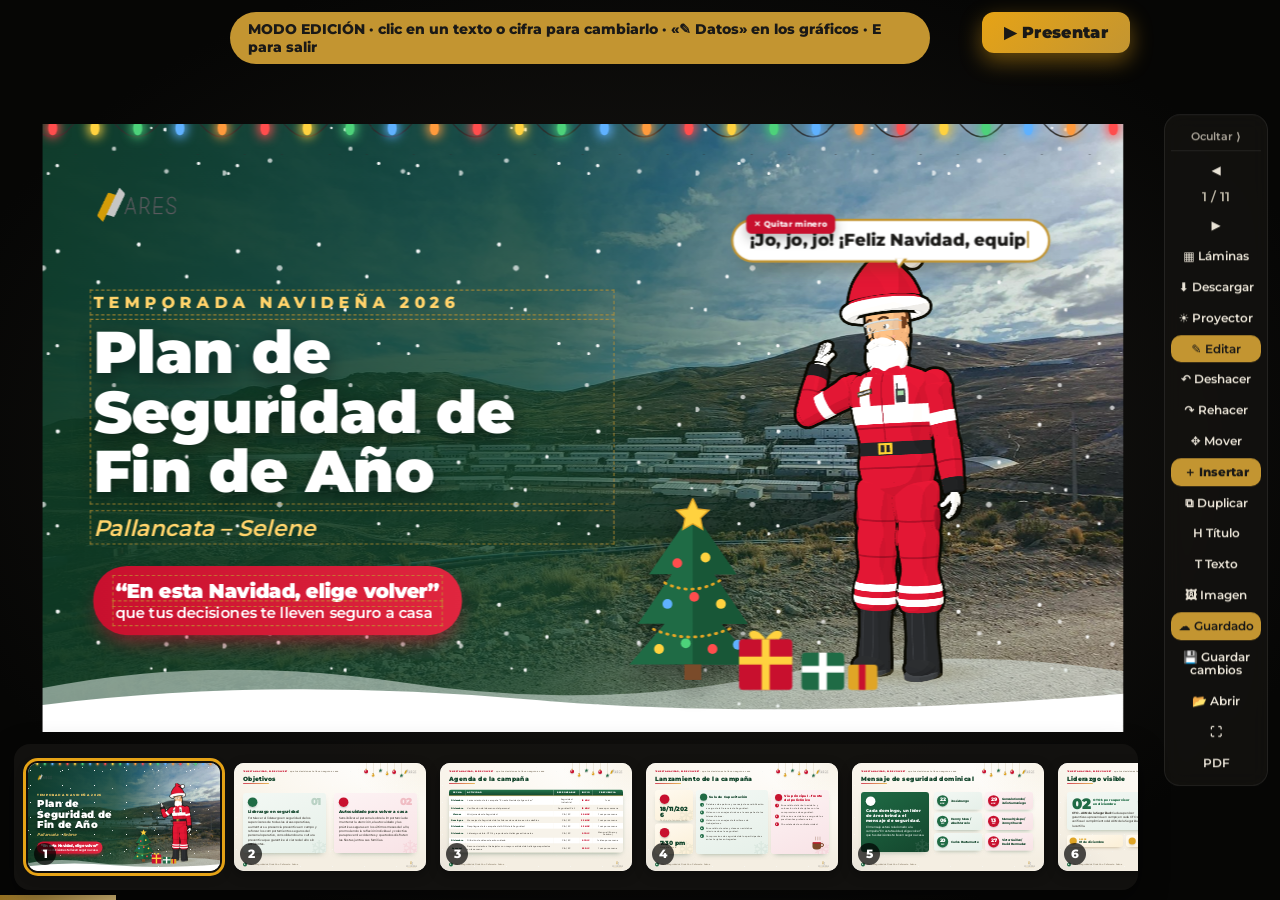
<file: navidad-2026.html>
<!DOCTYPE html>
<html lang="es">
<head>
<meta charset="utf-8">
<meta name="viewport" content="width=device-width, initial-scale=1">
<link rel="icon" href="favicon.ico" sizes="any"><link rel="icon" href="assets/icons/favicon.svg" type="image/svg+xml"><link rel="apple-touch-icon" href="assets/icons/icon-180.png"><meta name="theme-color" content="#14462d">
<title>Plan de Seguridad de Fin de Año 2026 · En esta Navidad, elige volver</title>
<meta property="og:title" content="Plan de Seguridad de Fin de Año 2026 · Pallancata – Selene"><meta property="og:description" content="En esta Navidad, elige volver: que tus decisiones te lleven seguro a casa."><meta property="og:image" content="assets/img/navidad/portada.jpg">
<link rel="stylesheet" href="assets/css/deck.css?v=20261127k">
<link rel="stylesheet" href="assets/css/tpl.css?v=20261127k">
<link rel="stylesheet" href="assets/css/navidad.css?v=20261119b">
<script src="data/nube.js?v=1" onerror="void 0"></script><script>if(window.NUBE&&NUBE.key)document.documentElement.classList.add("nube-cargando")</script>
</head>
<body data-deck="navidad-2026" data-transition="fade">
<svg width="0" height="0" style="position:absolute" aria-hidden="true"><symbol id="i-helmet" viewBox="0 0 24 24" fill="none" stroke="currentColor" stroke-width="2" stroke-linecap="round" stroke-linejoin="round"><path d="M2 18h20M4 18v-2a8 8 0 0 1 16 0v2"/><path d="M9 11V6.5a3 3 0 0 1 6 0V11"/></symbol><symbol id="i-home" viewBox="0 0 24 24" fill="none" stroke="currentColor" stroke-width="2" stroke-linecap="round" stroke-linejoin="round"><path d="M3 11l9-7 9 7M5 10v10h14V10M10 20v-6h4v6"/></symbol><symbol id="i-cal" viewBox="0 0 24 24" fill="none" stroke="currentColor" stroke-width="2" stroke-linecap="round" stroke-linejoin="round"><rect x="3" y="5" width="18" height="16" rx="2"/><path d="M3 10h18M8 3v4M16 3v4"/></symbol><symbol id="i-clock" viewBox="0 0 24 24" fill="none" stroke="currentColor" stroke-width="2" stroke-linecap="round" stroke-linejoin="round"><circle cx="12" cy="12" r="9"/><path d="M12 7v5l3 2"/></symbol><symbol id="i-users" viewBox="0 0 24 24" fill="none" stroke="currentColor" stroke-width="2" stroke-linecap="round" stroke-linejoin="round"><circle cx="9" cy="8" r="3.2"/><path d="M3 20a6 6 0 0 1 12 0M16 4.5a3 3 0 0 1 0 6M21 20a5 5 0 0 0-4-5"/></symbol><symbol id="i-pin" viewBox="0 0 24 24" fill="none" stroke="currentColor" stroke-width="2" stroke-linecap="round" stroke-linejoin="round"><path d="M12 21s-7-6.4-7-11a7 7 0 0 1 14 0c0 4.6-7 11-7 11z"/><circle cx="12" cy="10" r="2.5"/></symbol><symbol id="i-tree" viewBox="0 0 24 24" fill="none" stroke="currentColor" stroke-width="2" stroke-linecap="round" stroke-linejoin="round"><path d="M12 2l5 7h-3l4 6h-4l3 5H7l3-5H6l4-6H7z"/><path d="M12 20v2"/></symbol><symbol id="i-mega" viewBox="0 0 24 24" fill="none" stroke="currentColor" stroke-width="2" stroke-linecap="round" stroke-linejoin="round"><path d="M3 10v4h4l7 4V6L7 10zM17 9a4 4 0 0 1 0 6M19.5 7a7 7 0 0 1 0 10"/></symbol><symbol id="i-binoc" viewBox="0 0 24 24" fill="none" stroke="currentColor" stroke-width="2" stroke-linecap="round" stroke-linejoin="round"><circle cx="6.5" cy="15.5" r="3.5"/><circle cx="17.5" cy="15.5" r="3.5"/><path d="M10 15.5h4M5 12l2-7h3l1 6M19 12l-2-7h-3l-1 6"/></symbol><symbol id="i-alert" viewBox="0 0 24 24" fill="none" stroke="currentColor" stroke-width="2" stroke-linecap="round" stroke-linejoin="round"><path d="M12 3l10 18H2z"/><path d="M12 10v5M12 18v.5"/></symbol><symbol id="i-user" viewBox="0 0 24 24" fill="none" stroke="currentColor" stroke-width="2" stroke-linecap="round" stroke-linejoin="round"><circle cx="12" cy="8" r="4"/><path d="M4 21a8 8 0 0 1 16 0"/></symbol><symbol id="i-tools" viewBox="0 0 24 24" fill="none" stroke="currentColor" stroke-width="2" stroke-linecap="round" stroke-linejoin="round"><path d="M14.7 6.3a4 4 0 0 0-5.4 5.4L3 18l3 3 6.3-6.3a4 4 0 0 0 5.4-5.4l-2.6 2.6-2.4-.6-.6-2.4z"/></symbol><symbol id="i-search" viewBox="0 0 24 24" fill="none" stroke="currentColor" stroke-width="2" stroke-linecap="round" stroke-linejoin="round"><circle cx="11" cy="11" r="7"/><path d="M20 20l-4-4"/></symbol><symbol id="i-list" viewBox="0 0 24 24" fill="none" stroke="currentColor" stroke-width="2" stroke-linecap="round" stroke-linejoin="round"><rect x="5" y="3" width="14" height="18" rx="2"/><path d="M9 8h6M9 12h6M9 16h4"/></symbol><symbol id="i-check" viewBox="0 0 24 24" fill="none" stroke="currentColor" stroke-width="2" stroke-linecap="round" stroke-linejoin="round"><circle cx="12" cy="12" r="9"/><path d="M8 12l3 3 5-6"/></symbol><symbol id="i-repeat" viewBox="0 0 24 24" fill="none" stroke="currentColor" stroke-width="2" stroke-linecap="round" stroke-linejoin="round"><path d="M4 12a8 8 0 0 1 14-5l2 2M20 12a8 8 0 0 1-14 5l-2-2M20 4v5h-5M4 20v-5h5"/></symbol><symbol id="i-hour" viewBox="0 0 24 24" fill="none" stroke="currentColor" stroke-width="2" stroke-linecap="round" stroke-linejoin="round"><path d="M6 3h12M6 21h12M7 3c0 5 10 5 10 9s-10 4-10 9M17 3c0 5-10 5-10 9"/></symbol><symbol id="i-flag" viewBox="0 0 24 24" fill="none" stroke="currentColor" stroke-width="2" stroke-linecap="round" stroke-linejoin="round"><path d="M5 21V4M5 4h12l-2 4 2 4H5"/></symbol><symbol id="i-video" viewBox="0 0 24 24" fill="none" stroke="currentColor" stroke-width="2" stroke-linecap="round" stroke-linejoin="round"><rect x="3" y="6" width="13" height="12" rx="2"/><path d="M16 10l5-3v10l-5-3z"/></symbol><symbol id="i-dna" viewBox="0 0 24 24" fill="none" stroke="currentColor" stroke-width="2" stroke-linecap="round" stroke-linejoin="round"><path d="M7 3c0 6 10 6 10 12s-10 3-10 6M17 3c0 6-10 6-10 12s10 3 10 6M8 7h8M8 17h8M9.5 12h5"/></symbol><symbol id="i-trophy" viewBox="0 0 24 24" fill="none" stroke="currentColor" stroke-width="2" stroke-linecap="round" stroke-linejoin="round"><path d="M8 4h8v5a4 4 0 0 1-8 0zM8 6H4a3 3 0 0 0 4 4M16 6h4a3 3 0 0 1-4 4M10 14h4v3h-4zM8 21h8"/></symbol><symbol id="i-bed" viewBox="0 0 24 24" fill="none" stroke="currentColor" stroke-width="2" stroke-linecap="round" stroke-linejoin="round"><path d="M3 18V8M3 14h18v4M21 14v-2a3 3 0 0 0-3-3h-7v5"/><circle cx="7" cy="11" r="2"/></symbol><symbol id="i-moon" viewBox="0 0 24 24" fill="none" stroke="currentColor" stroke-width="2" stroke-linecap="round" stroke-linejoin="round"><path d="M20 14.5A8 8 0 1 1 9.5 4a6.5 6.5 0 0 0 10.5 10.5z"/></symbol><symbol id="i-gift" viewBox="0 0 24 24" fill="none" stroke="currentColor" stroke-width="2" stroke-linecap="round" stroke-linejoin="round"><rect x="3" y="8" width="18" height="13" rx="1"/><path d="M3 12h18M12 8v13M12 8c-2-4-6-4-6-1 0 2 6 1 6 1zm0 0c2-4 6-4 6-1 0 2-6 1-6 1z"/></symbol></svg>
<div class="viewport"><div class="stage">
<section class="slide dark nv nv-cover" id="nv-portada" data-title="Portada" data-transition="zoom">
  <div class="nv-bg"><img src="assets/img/navidad/portada.jpg" alt=""></div><div class="nv-shade"></div>
  <div class="nv-lights" aria-hidden="true"><i style="--d:0.00s;--c:#ff4d4d"></i><i style="--d:0.35s;--c:#ffd23f"></i><i style="--d:0.70s;--c:#4dd27a"></i><i style="--d:1.05s;--c:#5fb1ff"></i><i style="--d:1.40s;--c:#ff9a3c"></i><i style="--d:0.00s;--c:#ff4d4d"></i><i style="--d:0.35s;--c:#ffd23f"></i><i style="--d:0.70s;--c:#4dd27a"></i><i style="--d:1.05s;--c:#5fb1ff"></i><i style="--d:1.40s;--c:#ff9a3c"></i><i style="--d:0.00s;--c:#ff4d4d"></i><i style="--d:0.35s;--c:#ffd23f"></i><i style="--d:0.70s;--c:#4dd27a"></i><i style="--d:1.05s;--c:#5fb1ff"></i><i style="--d:1.40s;--c:#ff9a3c"></i><i style="--d:0.00s;--c:#ff4d4d"></i><i style="--d:0.35s;--c:#ffd23f"></i><i style="--d:0.70s;--c:#4dd27a"></i><i style="--d:1.05s;--c:#5fb1ff"></i><i style="--d:1.40s;--c:#ff9a3c"></i><i style="--d:0.00s;--c:#ff4d4d"></i><i style="--d:0.35s;--c:#ffd23f"></i><i style="--d:0.70s;--c:#4dd27a"></i><i style="--d:1.05s;--c:#5fb1ff"></i><i style="--d:1.40s;--c:#ff9a3c"></i><i style="--d:0.00s;--c:#ff4d4d"></i></div><div class="nv-snow" aria-hidden="true"></div><div class="nv-snow s2" aria-hidden="true"></div>
  <img class="nv-ares on-dark" src="assets/img/navidad/ares.png" alt="" data-a="down">
  <div class="nv-ctext">
    <p class="nv-season" data-a="up" data-d=".1">TEMPORADA NAVIDEÑA 2026</p>
    <h1 data-a="up" data-d=".25">Plan de Seguridad de Fin de Año</h1>
    <p class="nv-place" data-a="up" data-d=".4">Pallancata – Selene</p>
    <div class="nv-pill" data-a="pop" data-d=".6"><p class="big">“En esta Navidad, elige volver”</p><p>que tus decisiones te lleven seguro a casa</p></div>
  </div>
  <div class="nv-treewrap" data-a="pop" data-d=".5"><svg class="nv-tree" viewBox="0 0 200 260" aria-hidden="true"><path d="M100 18 L162 108 H130 L178 178 H140 L190 236 H10 L60 178 H22 L70 108 H38 Z" fill="#1f6b45"/><path d="M100 18 L162 108 H130 L178 178 H140 L190 236 H100 Z" fill="#185737"/>
<rect x="88" y="236" width="24" height="22" fill="#7a4b2a"/>
<path d="M60 120 Q100 140 140 116 M44 186 Q100 210 160 182" fill="none" stroke="#e0a526" stroke-width="4" stroke-dasharray="2 8" stroke-linecap="round"/>
<circle class="tl" style="--d:0.00s" cx="78" cy="92" r="7" fill="#ff4d4d"/><circle class="tl" style="--d:0.27s" cx="118" cy="84" r="7" fill="#ffd23f"/><circle class="tl" style="--d:0.54s" cx="64" cy="150" r="7" fill="#5fb1ff"/><circle class="tl" style="--d:0.81s" cx="102" cy="140" r="7" fill="#ff4d4d"/><circle class="tl" style="--d:1.08s" cx="140" cy="150" r="7" fill="#ffd23f"/><circle class="tl" style="--d:1.35s" cx="52" cy="214" r="7" fill="#ffd23f"/><circle class="tl" style="--d:1.62s" cx="90" cy="206" r="7" fill="#4dd27a"/><circle class="tl" style="--d:1.89s" cx="128" cy="214" r="7" fill="#ff4d4d"/><circle class="tl" style="--d:2.16s" cx="164" cy="208" r="7" fill="#5fb1ff"/>
<path class="star" d="M100 0 l7 15 16 2-12 11 3 16-14-8-14 8 3-16-12-11 16-2z" fill="#ffd23f" stroke="#e0a526" stroke-width="2"/></svg></div>
  <div class="miner nv-santa" data-santa data-miner="wave" data-model="ref" data-zoom=".98" data-look="3.55" data-face="-0.35" data-frases="¡Jo, jo, jo! ¡Feliz Navidad, equipo!|En esta Navidad, elige volver 🎄|¡Que tus decisiones te lleven seguro a casa!" style="right:120px;top:150px;width:560px;height:900px"></div>
  <div class="nv-gifwrap" data-a="up" data-d=".8"><svg class="nv-gifts" viewBox="0 0 220 120" aria-hidden="true"><g class="g1"><rect x="6" y="40" width="80" height="76" rx="6" fill="#c8102e"/><rect x="40" y="40" width="12" height="76" fill="#ffd23f"/><rect x="6" y="66" width="80" height="12" fill="#ffd23f"/><path d="M46 40c-14-22-34-12-20 0zm0 0c14-22 34-12 20 0z" fill="#ffd23f"/></g>
<g class="g2"><rect x="100" y="60" width="64" height="56" rx="6" fill="#1f6b45"/><rect x="126" y="60" width="12" height="56" fill="#fff"/><rect x="100" y="80" width="64" height="10" fill="#fff"/></g>
<g class="g3"><rect x="170" y="78" width="44" height="38" rx="5" fill="#e0a526"/><rect x="186" y="78" width="10" height="38" fill="#c8102e"/></g></svg></div>
  <svg class="nv-hill" viewBox="0 0 1920 160" preserveAspectRatio="none" aria-hidden="true"><path d="M0 80 Q300 20 640 70 T1280 60 T1920 50 V160 H0Z" fill="#dfe9e3" opacity=".55"/><path d="M0 110 Q400 60 860 100 T1920 90 V160 H0Z" fill="#fff"/></svg>
</section>
<section class="slide light nv nv-in" id="nv-objetivos" data-title="Objetivos">
  <div class="nv-snow" aria-hidden="true"></div><div class="nv-snow s2" aria-hidden="true"></div><div class="nv-orn" aria-hidden="true"><i class="o o0" style="--l:0px;--h:70px;--c:#c8102e;--d:0s"><b></b></i><i class="o o1" style="--l:70px;--h:110px;--c:#e0a526;--d:0.4s"><b></b></i><i class="o o2" style="--l:140px;--h:60px;--c:#1f6b45;--d:0.8s"><b></b></i><i class="o o3" style="--l:210px;--h:95px;--c:#e0a526;--d:0.2s"><b></b></i><i class="o o4" style="--l:280px;--h:75px;--c:#c8102e;--d:0.6s"><b></b></i><i class="o o5" style="--l:350px;--h:120px;--c:#1f6b45;--d:1.0s"><b></b></i></div>
  <p class="nv-kick" data-a="fade"><b>“EN ESTA NAVIDAD, ELIGE VOLVER”</b> · que tus decisiones te lleven seguro a casa</p>
  <h2 class="nv-ttl" data-a="left">Objetivos</h2>
  <div class="nv-card g obj" style="left:90px;top:300px;width:830px;height:600px" data-a="up" data-d=".2">
    <div class="nv-icn g"><svg class="ic"><use href="#i-helmet"/></svg></div><p class="nv-num">01</p>
    <h3>Liderazgo en seguridad</h3>
    <p>Fortalecer el liderazgo en seguridad de los supervisores de todas las áreas operativas, aumentar su presencia preventiva en campo y reforzar los comportamientos seguros del personal operativo, consolidando una cultura preventiva que garantice el cierre del año sin accidentes.</p>
  </div>
  <div class="nv-card r obj" style="left:1000px;top:300px;width:830px;height:600px" data-a="up" data-d=".4">
    <div class="nv-icn r"><svg class="ic"><use href="#i-home"/></svg></div><p class="nv-num">02</p>
    <h3>Autocuidado para volver a casa</h3>
    <p>Sensibilizar al personal sobre la importancia de mantener la atención, el autocuidado y las prácticas seguras en los últimos meses del año, promoviendo la reflexión individual y colectiva para prevenir accidentes y que todos disfruten las fiestas junto a sus familias.</p>
  </div>
  <div class="nv-foot" aria-hidden="true"><span class="pn">2</span><span>Plan de Seguridad de Fin de Año · Pallancata - Selene</span><img src="assets/img/navidad/hochschild.png" alt=""></div><img class="nv-ares" src="assets/img/navidad/ares.png" alt="" aria-hidden="true">
</section>
<section class="slide light nv nv-in" id="nv-agenda" data-title="Agenda de la campaña">
  <div class="nv-snow" aria-hidden="true"></div><div class="nv-snow s2" aria-hidden="true"></div><div class="nv-orn" aria-hidden="true"><i class="o o0" style="--l:0px;--h:70px;--c:#c8102e;--d:0s"><b></b></i><i class="o o1" style="--l:70px;--h:110px;--c:#e0a526;--d:0.4s"><b></b></i><i class="o o2" style="--l:140px;--h:60px;--c:#1f6b45;--d:0.8s"><b></b></i><i class="o o3" style="--l:210px;--h:95px;--c:#e0a526;--d:0.2s"><b></b></i><i class="o o4" style="--l:280px;--h:75px;--c:#c8102e;--d:0.6s"><b></b></i><i class="o o5" style="--l:350px;--h:120px;--c:#1f6b45;--d:1.0s"><b></b></i></div>
  <p class="nv-kick" data-a="fade"><b>“EN ESTA NAVIDAD, ELIGE VOLVER”</b> · que tus decisiones te lleven seguro a casa</p>
  <h2 class="nv-ttl" data-a="left">Agenda de la campaña</h2>
  <div class="nv-tbx" style="left:90px;top:265px;width:1740px" data-a="up" data-d=".15"><table class="nv-tt" data-tbl><thead><tr><th>FECHA</th><th>ACTIVIDAD</th><th>RESPONSABLE</th><th>INICIO</th><th>FRECUENCIA</th></tr></thead><tbody><tr><td>Diciembre</td><td>Lanzamiento de la campaña “En esta Navidad, elige volver”</td><td>Seguridad Industrial</td><td class="nv-date">18 NOV</td><td>1 vez</td></tr><tr><td>Diciembre</td><td>Verificación del descanso del personal</td><td>Seguridad Civil</td><td class="nv-date">18 NOV</td><td>2 veces por semana</td></tr><tr><td>Viernes</td><td>Minijornadas de Seguridad</td><td>CIA / EC</td><td class="nv-date">20 NOV</td><td>1 vez por semana</td></tr><tr><td>Domingos</td><td>Mensajes de Seguridad de los líderes de cada área en los desfiles</td><td>CIA / EC</td><td class="nv-date">22 NOV</td><td>1 vez por semana</td></tr><tr><td>Diciembre</td><td>Despliegue de la campaña del ADN de la Seguridad</td><td>CIA / EC</td><td class="nv-date">23 NOV</td><td>1 vez por semana</td></tr><tr><td>Diciembre</td><td>Liderazgo visible: OTO’s y reportes de Hallazgos adicionales</td><td>CIA / EC</td><td class="nv-date">01 DIC</td><td>Mensual (Enero y Febrero)</td></tr><tr><td>Diciembre</td><td>Difusión de videos de autocuidado</td><td>CIA / EC</td><td class="nv-date">01 DIC</td><td>1 video por semana</td></tr><tr><td>Semanal</td><td>Reconocimiento al trabajador con mayor cantidad de hallazgos reportados en la semana</td><td>CIA / EC</td><td class="nv-date">22 DIC</td><td>1 vez por semana</td></tr></tbody></table></div>
  <div class="nv-foot" aria-hidden="true"><span class="pn">3</span><span>Plan de Seguridad de Fin de Año · Pallancata - Selene</span><img src="assets/img/navidad/hochschild.png" alt=""></div><img class="nv-ares" src="assets/img/navidad/ares.png" alt="" aria-hidden="true">
</section>
<section class="slide light nv nv-in" id="nv-lanzamiento" data-title="Lanzamiento de la campaña">
  <div class="nv-snow" aria-hidden="true"></div><div class="nv-snow s2" aria-hidden="true"></div><div class="nv-orn" aria-hidden="true"><i class="o o0" style="--l:0px;--h:70px;--c:#c8102e;--d:0s"><b></b></i><i class="o o1" style="--l:70px;--h:110px;--c:#e0a526;--d:0.4s"><b></b></i><i class="o o2" style="--l:140px;--h:60px;--c:#1f6b45;--d:0.8s"><b></b></i><i class="o o3" style="--l:210px;--h:95px;--c:#e0a526;--d:0.2s"><b></b></i><i class="o o4" style="--l:280px;--h:75px;--c:#c8102e;--d:0.6s"><b></b></i><i class="o o5" style="--l:350px;--h:120px;--c:#1f6b45;--d:1.0s"><b></b></i></div>
  <p class="nv-kick" data-a="fade"><b>“EN ESTA NAVIDAD, ELIGE VOLVER”</b> · que tus decisiones te lleven seguro a casa</p>
  <h2 class="nv-ttl" data-a="left">Lanzamiento de la campaña</h2>
  <div class="nv-card y" style="left:90px;top:270px;width:380px;height:305px" data-a="up" data-d=".15"><div class="nv-icn r"><svg class="ic"><use href="#i-cal"/></svg></div><p class="nv-big">18/11/2026</p><p class="nv-small">Fecha de lanzamiento</p></div>
  <div class="nv-card y" style="left:90px;top:605px;width:380px;height:305px" data-a="up" data-d=".3"><div class="nv-icn r"><svg class="ic"><use href="#i-clock"/></svg></div><p class="nv-big">7:30 pm</p><p class="nv-small">Hora de inicio</p></div>
  <div class="nv-card g lz" style="left:500px;top:270px;width:720px;height:640px" data-a="up" data-d=".25"><div class="nv-head"><div class="nv-icn g sm"><svg class="ic"><use href="#i-users"/></svg></div><h3>Sala de Capacitación</h3></div>
    <ol class="nv-ol"><li>Palabras de apertura y mensaje de sensibilización a cargo de la Gerencia de Seguridad.</li><li>Video con mensajes alusivos a la campaña de los líderes de área.</li><li>Video con mensajes de familiares de trabajadores.</li><li>Encendido de velas y deseos navideños relacionados a la seguridad.</li><li>Compromisos de seguridad de los participantes en las tarjetas entregadas.</li></ol></div>
  <div class="nv-card r lz" style="left:1250px;top:270px;width:580px;height:640px" data-a="up" data-d=".4"><div class="nv-head"><div class="nv-icn r sm"><svg class="ic"><use href="#i-tree"/></svg></div><h3 class="red">Vía principal – frente del policlínico</h3></div>
    <ol class="nv-ol"><li>Encendido del árbol navideño y colocación de las tarjetas con los compromisos de seguridad.</li><li>Villancicos navideños a cargo de los practicantes profesionales.</li><li>Chocolatada de confraternidad.</li></ol>
    <div class="nv-cup" aria-hidden="true"><i></i><i></i><i></i><svg viewBox="0 0 120 100"><path d="M10 30h80v34a30 30 0 0 1-30 30H40a30 30 0 0 1-30-30z" fill="#7a4b2a"/><path d="M90 40h8a14 14 0 0 1 0 28h-8" fill="none" stroke="#7a4b2a" stroke-width="9"/><path d="M14 34h72" stroke="#c8102e" stroke-width="10"/></svg></div></div>
  <div class="nv-foot" aria-hidden="true"><span class="pn">4</span><span>Plan de Seguridad de Fin de Año · Pallancata - Selene</span><img src="assets/img/navidad/hochschild.png" alt=""></div><img class="nv-ares" src="assets/img/navidad/ares.png" alt="" aria-hidden="true">
</section>
<section class="slide light nv nv-in" id="nv-dominical" data-title="Mensaje de seguridad dominical">
  <div class="nv-snow" aria-hidden="true"></div><div class="nv-snow s2" aria-hidden="true"></div><div class="nv-orn" aria-hidden="true"><i class="o o0" style="--l:0px;--h:70px;--c:#c8102e;--d:0s"><b></b></i><i class="o o1" style="--l:70px;--h:110px;--c:#e0a526;--d:0.4s"><b></b></i><i class="o o2" style="--l:140px;--h:60px;--c:#1f6b45;--d:0.8s"><b></b></i><i class="o o3" style="--l:210px;--h:95px;--c:#e0a526;--d:0.2s"><b></b></i><i class="o o4" style="--l:280px;--h:75px;--c:#c8102e;--d:0.6s"><b></b></i><i class="o o5" style="--l:350px;--h:120px;--c:#1f6b45;--d:1.0s"><b></b></i></div>
  <p class="nv-kick" data-a="fade"><b>“EN ESTA NAVIDAD, ELIGE VOLVER”</b> · que tus decisiones te lleven seguro a casa</p>
  <h2 class="nv-ttl" data-a="left">Mensaje de seguridad dominical</h2>
  <div class="nv-card gf" style="left:90px;top:290px;width:680px;height:600px" data-a="left" data-d=".15"><div class="nv-icn w"><svg class="ic"><use href="#i-mega"/></svg></div>
    <h3>Cada domingo, un líder de área brinda el mensaje de seguridad.</h3>
    <p>El mensaje estará relacionado a la campaña “En esta Navidad, elige volver”, que tus decisiones te lleven seguro a casa.</p></div>
<div class="nv-day g" style="left:820px;top:290px" data-a="pop" data-d="0.30"><div class="dd"><p class="d1">22</p><p class="d2">NOV</p></div><p class="nm">José Arango</p></div><div class="nv-day r" style="left:1330px;top:290px" data-a="pop" data-d="0.42"><div class="dd"><p class="d1">29</p><p class="d2">NOV</p></div><p class="nm">Gonzalo Condo /<br>Julio Samaniego</p></div><div class="nv-day g" style="left:820px;top:495px" data-a="pop" data-d="0.54"><div class="dd"><p class="d1">06</p><p class="d2">DIC</p></div><p class="nm">Henrry Meza /<br>Abel Marcelo</p></div><div class="nv-day r" style="left:1330px;top:495px" data-a="pop" data-d="0.66"><div class="dd"><p class="d1">13</p><p class="d2">DIC</p></div><p class="nm">Manuel Quispe /<br>Jonny Chacón</p></div><div class="nv-day g" style="left:820px;top:700px" data-a="pop" data-d="0.78"><div class="dd"><p class="d1">20</p><p class="d2">DIC</p></div><p class="nm">Carlos Bustamante</p></div><div class="nv-day r" style="left:1330px;top:700px" data-a="pop" data-d="0.90"><div class="dd"><p class="d1">27</p><p class="d2">DIC</p></div><p class="nm">Victor Guillen/ David Bermudez</p></div>
  <div class="nv-foot" aria-hidden="true"><span class="pn">5</span><span>Plan de Seguridad de Fin de Año · Pallancata - Selene</span><img src="assets/img/navidad/hochschild.png" alt=""></div><img class="nv-ares" src="assets/img/navidad/ares.png" alt="" aria-hidden="true">
</section>
<section class="slide light nv nv-in" id="nv-liderazgo" data-title="Liderazgo visible">
  <div class="nv-snow" aria-hidden="true"></div><div class="nv-snow s2" aria-hidden="true"></div><div class="nv-orn" aria-hidden="true"><i class="o o0" style="--l:0px;--h:70px;--c:#c8102e;--d:0s"><b></b></i><i class="o o1" style="--l:70px;--h:110px;--c:#e0a526;--d:0.4s"><b></b></i><i class="o o2" style="--l:140px;--h:60px;--c:#1f6b45;--d:0.8s"><b></b></i><i class="o o3" style="--l:210px;--h:95px;--c:#e0a526;--d:0.2s"><b></b></i><i class="o o4" style="--l:280px;--h:75px;--c:#c8102e;--d:0.6s"><b></b></i><i class="o o5" style="--l:350px;--h:120px;--c:#1f6b45;--d:1.0s"><b></b></i></div>
  <p class="nv-kick" data-a="fade"><b>“EN ESTA NAVIDAD, ELIGE VOLVER”</b> · que tus decisiones te lleven seguro a casa</p>
  <h2 class="nv-ttl" data-a="left">Liderazgo visible</h2>
  <div class="nv-card g" style="left:90px;top:290px;width:850px;height:380px" data-a="up" data-d=".15"><p class="nv-huge">02</p><h4 class="nv-lbl g">OTO’s por supervisor en diciembre</h4><div class="nv-icn g tr"><svg class="ic"><use href="#i-binoc"/></svg></div>
    <p><b>OTO – ADN de la Seguridad:</b> Cada supervisor garantiza su presencia en campo; en cada OTO se verifica el cumplimiento del ADN de la Seguridad con la cartilla.</p></div>
  <div class="nv-card r" style="left:980px;top:290px;width:850px;height:380px" data-a="up" data-d=".3"><p class="nv-huge red">06</p><h4 class="nv-lbl r">Reportes de hallazgos por supervisor</h4><div class="nv-icn r tr"><svg class="ic"><use href="#i-alert"/></svg></div>
    <p><b>Hallazgos:</b> Cada supervisor de área realizará 6 reportes de actos y condiciones subestándar.</p></div>
  <div class="nv-chip" style="left:90px;top:720px;width:560px" data-a="up" data-d=".45"><div class="nv-icn y sm"><svg class="ic"><use href="#i-hour"/></svg></div><div><p class="k">DESDE</p><p class="v">01 de diciembre</p></div></div>
  <div class="nv-chip" style="left:680px;top:720px;width:560px" data-a="up" data-d=".55"><div class="nv-icn y sm"><svg class="ic"><use href="#i-flag"/></svg></div><div><p class="k">HASTA</p><p class="v">31 DE ENERO</p></div></div>
  <div class="nv-chip" style="left:1270px;top:720px;width:560px" data-a="up" data-d=".65"><div class="nv-icn y sm"><svg class="ic"><use href="#i-users"/></svg></div><div><p class="k">DIRIGIDO A</p><p class="v">CIA / EC</p></div></div>
  <div class="nv-foot" aria-hidden="true"><span class="pn">6</span><span>Plan de Seguridad de Fin de Año · Pallancata - Selene</span><img src="assets/img/navidad/hochschild.png" alt=""></div><img class="nv-ares" src="assets/img/navidad/ares.png" alt="" aria-hidden="true">
</section>
<section class="slide light nv nv-in" id="nv-adn" data-title="El ADN de la Seguridad">
  <div class="nv-snow" aria-hidden="true"></div><div class="nv-snow s2" aria-hidden="true"></div><div class="nv-orn" aria-hidden="true"><i class="o o0" style="--l:0px;--h:70px;--c:#c8102e;--d:0s"><b></b></i><i class="o o1" style="--l:70px;--h:110px;--c:#e0a526;--d:0.4s"><b></b></i><i class="o o2" style="--l:140px;--h:60px;--c:#1f6b45;--d:0.8s"><b></b></i><i class="o o3" style="--l:210px;--h:95px;--c:#e0a526;--d:0.2s"><b></b></i><i class="o o4" style="--l:280px;--h:75px;--c:#c8102e;--d:0.6s"><b></b></i><i class="o o5" style="--l:350px;--h:120px;--c:#1f6b45;--d:1.0s"><b></b></i></div>
  <p class="nv-kick" data-a="fade"><b>“EN ESTA NAVIDAD, ELIGE VOLVER”</b> · que tus decisiones te lleven seguro a casa</p>
  <h2 class="nv-ttl" data-a="left">El ADN de la Seguridad</h2>
<div class="nv-card g adn" style="left:90px;top:290px;width:410px;height:450px" data-a="up" data-d="0.15"><div class="nv-icn g"><svg class="ic"><use href="#i-user"/></svg></div><h3 class="">Competencia operativa</h3><p>El personal solo ejecuta tareas para las que está capacitado, entrenado y autorizado, garantizando un desempeño seguro.</p></div><div class="nv-card r adn" style="left:530px;top:290px;width:410px;height:450px" data-a="up" data-d="0.30"><div class="nv-icn r"><svg class="ic"><use href="#i-tools"/></svg></div><h3 class="red">Entorno</h3><p>Mantener condiciones seguras de trabajo: equipos y herramientas en buen estado, áreas ordenadas y estandarizadas.</p></div><div class="nv-card g adn" style="left:970px;top:290px;width:410px;height:450px" data-a="up" data-d="0.45"><div class="nv-icn g"><svg class="ic"><use href="#i-search"/></svg></div><h3 class="">Análisis de riesgo</h3><p>Antes y durante la tarea, identificar peligros, evaluar riesgos y aplicar controles (IPERC Línea Base / IPERC Continuo).</p></div><div class="nv-card r adn" style="left:1410px;top:290px;width:410px;height:450px" data-a="up" data-d="0.60"><div class="nv-icn r"><svg class="ic"><use href="#i-list"/></svg></div><h3 class="red">Lineamientos</h3><p>Cada actividad debe seguir procedimientos y estándares definidos. Cumplir las reglas de la compañía es proteger la vida.</p></div>
  <div class="nv-bar" style="left:90px;top:780px;width:1730px;height:130px" data-a="up" data-d=".8"><div class="nv-icn y"><svg class="ic"><use href="#i-check"/></svg></div><h3>Decisión segura</h3><p>Optar siempre por la alternativa más segura. Intervenir ante actos inseguros y detener el trabajo si existe riesgo.</p></div>
  <div class="nv-foot" aria-hidden="true"><span class="pn">7</span><span>Plan de Seguridad de Fin de Año · Pallancata - Selene</span><img src="assets/img/navidad/hochschild.png" alt=""></div><img class="nv-ares" src="assets/img/navidad/ares.png" alt="" aria-hidden="true">
</section>
<section class="slide light nv nv-in" id="nv-minijornada" data-title="Minijornada de Seguridad">
  <div class="nv-snow" aria-hidden="true"></div><div class="nv-snow s2" aria-hidden="true"></div><div class="nv-orn" aria-hidden="true"><i class="o o0" style="--l:0px;--h:70px;--c:#c8102e;--d:0s"><b></b></i><i class="o o1" style="--l:70px;--h:110px;--c:#e0a526;--d:0.4s"><b></b></i><i class="o o2" style="--l:140px;--h:60px;--c:#1f6b45;--d:0.8s"><b></b></i><i class="o o3" style="--l:210px;--h:95px;--c:#e0a526;--d:0.2s"><b></b></i><i class="o o4" style="--l:280px;--h:75px;--c:#c8102e;--d:0.6s"><b></b></i><i class="o o5" style="--l:350px;--h:120px;--c:#1f6b45;--d:1.0s"><b></b></i></div>
  <p class="nv-kick" data-a="fade"><b>“EN ESTA NAVIDAD, ELIGE VOLVER”</b> · que tus decisiones te lleven seguro a casa</p>
  <h2 class="nv-ttl" data-a="left">Minijornada de Seguridad</h2>
  <div class="nv-card g" style="left:90px;top:290px;width:860px;height:610px" data-a="left" data-d=".15"><div class="nv-icn g"><svg class="ic"><use href="#i-users"/></svg></div>
    <h3>Lecciones aprendidas del 2026</h3>
    <p>Los viernes (inicio de guardia) se difundirán los eventos ocurridos en la unidad minera durante el 2026, para alertar a todos los trabajadores. Seguridad Industrial emitirá la PPT con la que cada líder de área hará la reunión con sus trabajadores.</p></div>
<div class="nv-chip" style="left:1000px;top:290px;width:400px" data-a="up" data-d="0.30"><div class="nv-icn y sm"><svg class="ic"><use href="#i-repeat"/></svg></div><div><p class="k">FRECUENCIA</p><p class="v">Semanal (cada viernes)</p></div></div><div class="nv-chip" style="left:1425px;top:290px;width:400px" data-a="up" data-d="0.40"><div class="nv-icn y sm"><svg class="ic"><use href="#i-users"/></svg></div><div><p class="k">DIRIGIDO A</p><p class="v">CIA / EC</p></div></div><div class="nv-chip" style="left:1000px;top:440px;width:400px" data-a="up" data-d="0.50"><div class="nv-icn y sm"><svg class="ic"><use href="#i-hour"/></svg></div><div><p class="k">DESDE</p><p class="v">20 de noviembre</p></div></div><div class="nv-chip" style="left:1425px;top:440px;width:400px" data-a="up" data-d="0.60"><div class="nv-icn y sm"><svg class="ic"><use href="#i-flag"/></svg></div><div><p class="k">HASTA</p><p class="v">25 de diciembre</p></div></div>
  <div class="nv-chip r" style="left:1000px;top:590px;width:825px" data-a="up" data-d=".7"><div class="nv-icn r sm"><svg class="ic"><use href="#i-pin"/></svg></div><div><p class="k">LUGAR</p><p class="v">Repartos de guardia internos</p></div></div>
  <div class="nv-chip r" style="left:1000px;top:740px;width:825px" data-a="up" data-d=".8"><div class="nv-icn r sm"><svg class="ic"><use href="#i-user"/></svg></div><div><p class="k">RESPONSABLE</p><p class="v">Líder de mayor grado de cada área y EC</p></div></div>
  <div class="nv-foot" aria-hidden="true"><span class="pn">8</span><span>Plan de Seguridad de Fin de Año · Pallancata - Selene</span><img src="assets/img/navidad/hochschild.png" alt=""></div><img class="nv-ares" src="assets/img/navidad/ares.png" alt="" aria-hidden="true">
</section>
<section class="slide light nv nv-in" id="nv-sensibilizacion" data-title="Sensibilización y reconocimientos">
  <div class="nv-snow" aria-hidden="true"></div><div class="nv-snow s2" aria-hidden="true"></div><div class="nv-orn" aria-hidden="true"><i class="o o0" style="--l:0px;--h:70px;--c:#c8102e;--d:0s"><b></b></i><i class="o o1" style="--l:70px;--h:110px;--c:#e0a526;--d:0.4s"><b></b></i><i class="o o2" style="--l:140px;--h:60px;--c:#1f6b45;--d:0.8s"><b></b></i><i class="o o3" style="--l:210px;--h:95px;--c:#e0a526;--d:0.2s"><b></b></i><i class="o o4" style="--l:280px;--h:75px;--c:#c8102e;--d:0.6s"><b></b></i><i class="o o5" style="--l:350px;--h:120px;--c:#1f6b45;--d:1.0s"><b></b></i></div>
  <p class="nv-kick" data-a="fade"><b>“EN ESTA NAVIDAD, ELIGE VOLVER”</b> · que tus decisiones te lleven seguro a casa</p>
  <h2 class="nv-ttl" data-a="left">Sensibilización y reconocimientos</h2>
  <div class="nv-card g" style="left:90px;top:290px;width:1100px;height:610px" data-a="left" data-d=".15"><h3>Sensibilización al personal</h3>
    <div class="nv-item"><div class="nv-icn gf sm"><svg class="ic"><use href="#i-video"/></svg></div><div><h4>Videos de autocuidado</h4><p>Difusión en los repartos de guardia de CIA / EC y en los televisores.</p><p class="tags"><span class="g">1 vez por semana</span><span class="y">Inicio: diciembre</span></p></div></div>
    <div class="nv-item"><div class="nv-icn gf sm"><svg class="ic"><use href="#i-dna"/></svg></div><div><h4>Campaña ADN de la Seguridad</h4><p>Despliegue en los frentes de trabajo, a cargo de todos los ingenieros de seguridad de CIA / EC.</p><p class="tags"><span class="g">1 vez por semana</span><span class="y">Inicio: 23 nov</span></p></div></div></div>
  <div class="nv-card r" style="left:1230px;top:290px;width:600px;height:610px" data-a="right" data-d=".3"><div class="nv-icn r"><svg class="ic"><use href="#i-trophy"/></svg></div><h3 class="red">Reconocimientos</h3>
    <ul class="nv-ul"><li>Trabajador con mayor cantidad de hallazgos reportados en la Semana.</li></ul>
    <p class="tags col"><span class="r">Domingos</span><span class="y">Desde: 22 nov</span><span class="y">Hasta: 31 Enero</span></p>
    <div class="nv-medal" aria-hidden="true"><svg viewBox="0 0 120 150"><path d="M30 0h22l14 50H44zM90 0H68L54 50h22z" fill="#c8102e"/><circle cx="60" cy="96" r="44" fill="#ffd23f" stroke="#e0a526" stroke-width="6"/><path d="M60 72l7 15 16 2-12 11 3 16-14-8-14 8 3-16-12-11 16-2z" fill="#fff"/></svg></div></div>
  <div class="nv-foot" aria-hidden="true"><span class="pn">9</span><span>Plan de Seguridad de Fin de Año · Pallancata - Selene</span><img src="assets/img/navidad/hochschild.png" alt=""></div><img class="nv-ares" src="assets/img/navidad/ares.png" alt="" aria-hidden="true">
</section>
<section class="slide light nv nv-in" id="nv-descanso" data-title="Descanso del personal">
  <div class="nv-snow" aria-hidden="true"></div><div class="nv-snow s2" aria-hidden="true"></div><div class="nv-orn" aria-hidden="true"><i class="o o0" style="--l:0px;--h:70px;--c:#c8102e;--d:0s"><b></b></i><i class="o o1" style="--l:70px;--h:110px;--c:#e0a526;--d:0.4s"><b></b></i><i class="o o2" style="--l:140px;--h:60px;--c:#1f6b45;--d:0.8s"><b></b></i><i class="o o3" style="--l:210px;--h:95px;--c:#e0a526;--d:0.2s"><b></b></i><i class="o o4" style="--l:280px;--h:75px;--c:#c8102e;--d:0.6s"><b></b></i><i class="o o5" style="--l:350px;--h:120px;--c:#1f6b45;--d:1.0s"><b></b></i></div>
  <p class="nv-kick" data-a="fade"><b>“EN ESTA NAVIDAD, ELIGE VOLVER”</b> · que tus decisiones te lleven seguro a casa</p>
  <h2 class="nv-ttl" data-a="left">Descanso del personal</h2>
  <div class="nv-card g" style="left:90px;top:290px;width:1740px;height:620px" data-a="up" data-d=".1"></div>
  <div class="nv-sleep" style="left:170px;top:340px" data-a="zoom" data-d=".3"><svg class="ic bed"><use href="#i-bed"/></svg><span class="moon"><svg class="ic"><use href="#i-moon"/></svg></span><span class="z z1">z</span><span class="z z2">z</span><span class="z z3">Z</span></div>
  <h3 class="nv-rest" style="left:800px;top:380px;width:960px" data-a="left" data-d=".4">Un trabajador descansado realiza su actividad con seguridad</h3>
  <p class="nv-rest-p" style="left:800px;top:540px;width:960px" data-a="left" data-d=".55">El área de Gestión Humana y Seguridad Civil harán seguimiento al horario de descanso de todo el personal.</p>
  <div class="nv-chip w" style="left:800px;top:700px;width:450px" data-a="up" data-d=".7"><div class="nv-icn r sm"><svg class="ic"><use href="#i-repeat"/></svg></div><div><p class="k">FRECUENCIA</p><p class="v">2 veces por semana</p></div></div>
  <div class="nv-chip w" style="left:1280px;top:700px;width:450px" data-a="up" data-d=".8"><div class="nv-icn y sm"><svg class="ic"><use href="#i-cal"/></svg></div><div><p class="k">INICIO</p><p class="v">23 Noviembre</p></div></div>
  <div class="nv-foot" aria-hidden="true"><span class="pn">10</span><span>Plan de Seguridad de Fin de Año · Pallancata - Selene</span><img src="assets/img/navidad/hochschild.png" alt=""></div><img class="nv-ares" src="assets/img/navidad/ares.png" alt="" aria-hidden="true">
</section>
<section class="slide dark nv nv-cover nv-end" id="nv-fiestas" data-title="¡Felices fiestas!">
  <div class="nv-endbg"></div>
  <div class="nv-lights" aria-hidden="true"><i style="--d:0.00s;--c:#ff4d4d"></i><i style="--d:0.35s;--c:#ffd23f"></i><i style="--d:0.70s;--c:#4dd27a"></i><i style="--d:1.05s;--c:#5fb1ff"></i><i style="--d:1.40s;--c:#ff9a3c"></i><i style="--d:0.00s;--c:#ff4d4d"></i><i style="--d:0.35s;--c:#ffd23f"></i><i style="--d:0.70s;--c:#4dd27a"></i><i style="--d:1.05s;--c:#5fb1ff"></i><i style="--d:1.40s;--c:#ff9a3c"></i><i style="--d:0.00s;--c:#ff4d4d"></i><i style="--d:0.35s;--c:#ffd23f"></i><i style="--d:0.70s;--c:#4dd27a"></i><i style="--d:1.05s;--c:#5fb1ff"></i><i style="--d:1.40s;--c:#ff9a3c"></i><i style="--d:0.00s;--c:#ff4d4d"></i><i style="--d:0.35s;--c:#ffd23f"></i><i style="--d:0.70s;--c:#4dd27a"></i><i style="--d:1.05s;--c:#5fb1ff"></i><i style="--d:1.40s;--c:#ff9a3c"></i><i style="--d:0.00s;--c:#ff4d4d"></i><i style="--d:0.35s;--c:#ffd23f"></i><i style="--d:0.70s;--c:#4dd27a"></i><i style="--d:1.05s;--c:#5fb1ff"></i><i style="--d:1.40s;--c:#ff9a3c"></i><i style="--d:0.00s;--c:#ff4d4d"></i></div><div class="nv-snow" aria-hidden="true"></div><div class="nv-snow s2" aria-hidden="true"></div>
  <div class="nv-ctext">
    <p class="nv-season" data-a="up" data-d=".1">¡FELICES FIESTAS!</p>
    <h1 data-a="up" data-d=".25">En esta Navidad, elige volver</h1>
    <p class="nv-place it" data-a="up" data-d=".4">Que tus decisiones te lleven seguro a casa. Tu familia te espera.</p>
    <div class="nv-pill" data-a="pop" data-d=".6"><p class="big">Cerremos el 2026 sin eventos</p></div>
  </div>
  <div class="nv-treewrap end" data-a="pop" data-d=".4"><svg class="nv-tree" viewBox="0 0 200 260" aria-hidden="true"><path d="M100 18 L162 108 H130 L178 178 H140 L190 236 H10 L60 178 H22 L70 108 H38 Z" fill="#1f6b45"/><path d="M100 18 L162 108 H130 L178 178 H140 L190 236 H100 Z" fill="#185737"/>
<rect x="88" y="236" width="24" height="22" fill="#7a4b2a"/>
<path d="M60 120 Q100 140 140 116 M44 186 Q100 210 160 182" fill="none" stroke="#e0a526" stroke-width="4" stroke-dasharray="2 8" stroke-linecap="round"/>
<circle class="tl" style="--d:0.00s" cx="78" cy="92" r="7" fill="#ff4d4d"/><circle class="tl" style="--d:0.27s" cx="118" cy="84" r="7" fill="#ffd23f"/><circle class="tl" style="--d:0.54s" cx="64" cy="150" r="7" fill="#5fb1ff"/><circle class="tl" style="--d:0.81s" cx="102" cy="140" r="7" fill="#ff4d4d"/><circle class="tl" style="--d:1.08s" cx="140" cy="150" r="7" fill="#ffd23f"/><circle class="tl" style="--d:1.35s" cx="52" cy="214" r="7" fill="#ffd23f"/><circle class="tl" style="--d:1.62s" cx="90" cy="206" r="7" fill="#4dd27a"/><circle class="tl" style="--d:1.89s" cx="128" cy="214" r="7" fill="#ff4d4d"/><circle class="tl" style="--d:2.16s" cx="164" cy="208" r="7" fill="#5fb1ff"/>
<path class="star" d="M100 0 l7 15 16 2-12 11 3 16-14-8-14 8 3-16-12-11 16-2z" fill="#ffd23f" stroke="#e0a526" stroke-width="2"/></svg></div>
  <div class="miner nv-santa" data-santa data-miner="thumbs" data-model="ref" data-zoom=".98" data-look="3.55" data-face="-0.3" data-frases="¡Felices fiestas, familia minera!|Cerremos el 2026 sin eventos 💪|¡Te esperan en casa! 🏠" style="right:110px;top:150px;width:560px;height:900px"></div>
  <div class="nv-gifwrap end" data-a="up" data-d=".7"><svg class="nv-gifts" viewBox="0 0 220 120" aria-hidden="true"><g class="g1"><rect x="6" y="40" width="80" height="76" rx="6" fill="#c8102e"/><rect x="40" y="40" width="12" height="76" fill="#ffd23f"/><rect x="6" y="66" width="80" height="12" fill="#ffd23f"/><path d="M46 40c-14-22-34-12-20 0zm0 0c14-22 34-12 20 0z" fill="#ffd23f"/></g>
<g class="g2"><rect x="100" y="60" width="64" height="56" rx="6" fill="#1f6b45"/><rect x="126" y="60" width="12" height="56" fill="#fff"/><rect x="100" y="80" width="64" height="10" fill="#fff"/></g>
<g class="g3"><rect x="170" y="78" width="44" height="38" rx="5" fill="#e0a526"/><rect x="186" y="78" width="10" height="38" fill="#c8102e"/></g></svg></div>
  <svg class="nv-hill" viewBox="0 0 1920 160" preserveAspectRatio="none" aria-hidden="true"><path d="M0 80 Q300 20 640 70 T1280 60 T1920 50 V160 H0Z" fill="#dfe9e3" opacity=".55"/><path d="M0 110 Q400 60 860 100 T1920 90 V160 H0Z" fill="#fff"/></svg>
  <img class="nv-hoch" src="assets/img/navidad/hochschild.png" alt="" aria-hidden="true">
</section>
</div></div>
<script src="assets/lib/gsap.min.js"></script>
<script src="assets/js/deck.js?v=20261127k"></script>
<script src="assets/lib/three.min.js"></script>
<script src="assets/lib/supabase.min.js?v=2.119"></script>
<script src="assets/js/cloud.js?v=20261127k"></script>
<script src="assets/js/tpl.js?v=20261117c"></script>
<script src="assets/js/editor.js?v=20261127k"></script>
<script src="assets/js/miner-ref.js?v=20261127k"></script>
<script src="assets/js/miner3d.js?v=20261117c"></script>
<script>if("serviceWorker" in navigator && /^https?:/.test(location.protocol)){let had=!!navigator.serviceWorker.controller,done=false;navigator.serviceWorker.addEventListener("controllerchange",()=>{if(had&&!done){done=true;const go=()=>window.DECK&&(DECK.hablando||(DECK.editing&&DECK.editing())||(DECK.moving&&DECK.moving())||document.querySelector(".modal.on,.ins-menu.on"))?setTimeout(go,2000):location.reload();go()}});addEventListener("load",()=>navigator.serviceWorker.register("sw.js").then(r=>r.update()).catch(()=>{}))}</script>
</body>
</html>
</file>
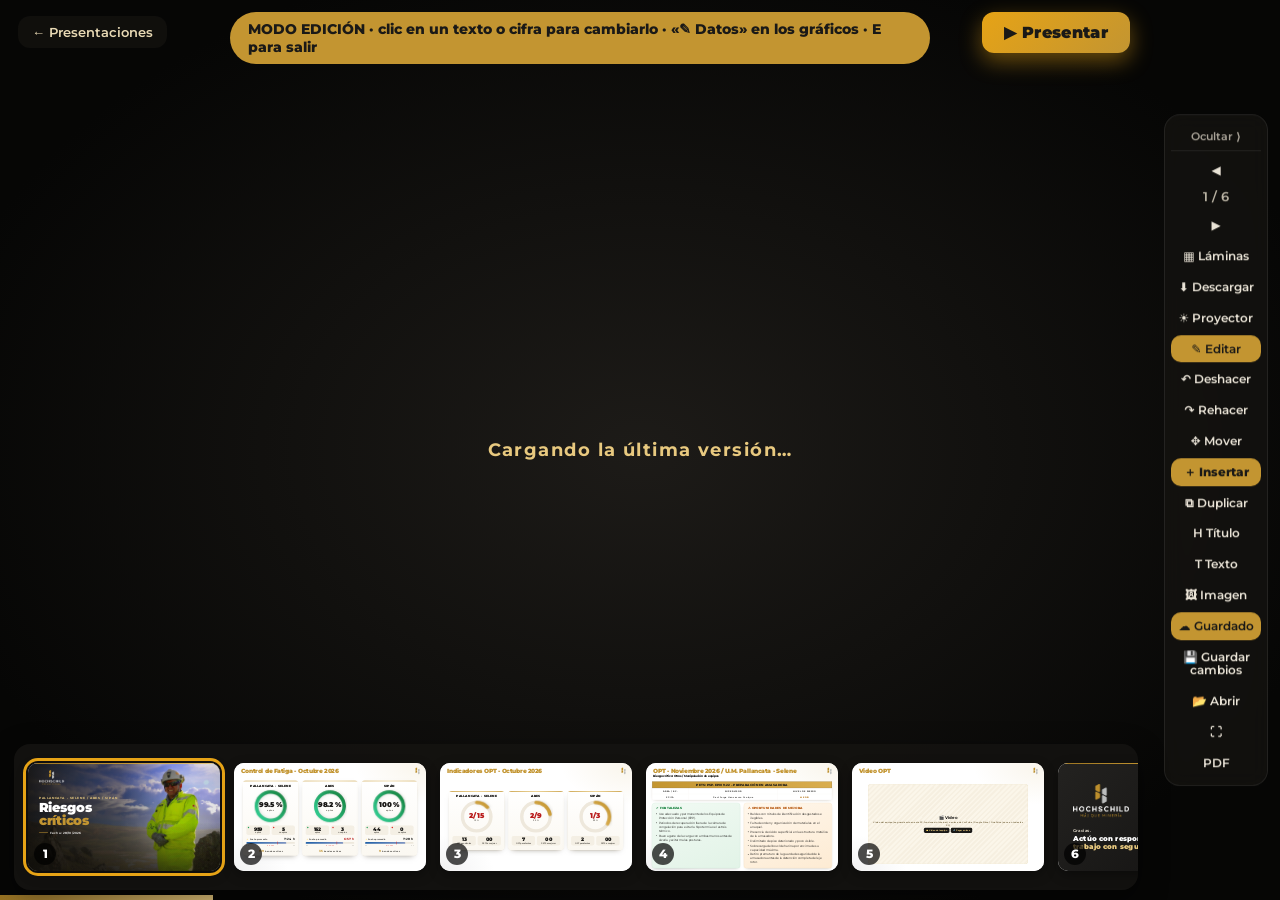
<file: riesgos-corp.html>
<!DOCTYPE html>
<html lang="es">
<head>
<meta charset="utf-8">
<meta name="viewport" content="width=device-width, initial-scale=1">
<link rel="icon" href="favicon.ico" sizes="any"><link rel="icon" href="assets/icons/favicon.svg" type="image/svg+xml"><link rel="apple-touch-icon" href="assets/icons/icon-180.png"><meta name="theme-color" content="#1a1917">
<title>Riesgos críticos corporativo</title>
<link rel="stylesheet" href="assets/css/deck.css?v=20261127k">
<link rel="stylesheet" href="assets/css/tpl.css?v=20261127k">
<style></style>
<script src="data/nube.js?v=1" onerror="void 0"></script><script>if(window.NUBE&&NUBE.key)document.documentElement.classList.add("nube-cargando")</script>
</head>
<body data-limpiar data-deck="riesgos-corp-plantilla" data-transition="push">
<div class="viewport"><div class="stage">

<section class="slide dark" id="c-portada" data-transition="zoom" data-title="Portada">
  <div class="cover-bg g-kb"><div class="slot cover" data-slot="portada" data-src="assets/img/portada.jpg" data-ph="Pegue la foto de portada"></div></div>
  <div class="g-shade"></div><div class="topbar" data-a="grow"></div>
  <div class="g-logo" data-a="down"><img src="assets/img/logo-hochschild-blanco.png" alt="Hochschild"></div>
  <div class="g-ttl">
    <h1 data-a="up">Riesgos<span>críticos</span></h1>
    <div class="g-date" data-a="left" data-d=".25"><i></i><p class="rich">Fecha: <span class="edit" data-fecha>28/10/2026</span></p></div>
    <div class="kick" data-a="left" data-d=".1">PALLANCATA - SELENE / ARES / SIPÁN</div>
  </div>
</section>
<section class="slide light white" id="c-fatiga" data-title="Control de fatiga">
  <img class="mark" src="assets/img/logo-mark.png?v=2" alt=""><h2 class="rich ttl-g" data-a="up">Control de Fatiga - <span data-mes>Octubre</span> 2026</h2>
  <div class="ucards"><div class="ucard" data-a="up" data-d="0.15" data-u="fat">
      <h4 class="uc-h">PALLANCATA - SELENE</h4>
      <div class="uc-ring"><svg class="uring" viewBox="0 0 220 220"><defs><linearGradient id="gf0" x1="0" y1="0" x2="1" y2="1"><stop offset="0" stop-color="#34d399"/><stop offset="1" stop-color="#15803d"/></linearGradient></defs><circle cx="110" cy="110" r="92" class="trk"/><circle cx="110" cy="110" r="92" class="arc" stroke="url(#gf0)" pathLength="100" stroke-dasharray="0 100"/></svg><div class="uc-c"><b class="uc-pct">0 %</b><small>aptos</small></div></div>
      <div class="uc-two"><div><i class="dot ok"></i><span class="uc-n" data-k="ap" data-ed>959</span><small>aptos</small></div><div><i class="dot no"></i><span class="uc-n" data-k="na" data-ed>5</span><small>no aptos</small></div></div>
      <div class="uc-sleep"><div class="uc-sl-h"><span>🌙 Sueño promedio</span><b><span data-k="sl" data-ed>7:24</span> h</b></div><div class="uc-bar"><i class="fill"></i><i class="min" title="Mínimo para ser apto"></i></div><div class="uc-sc"><span>0 h</span><span class="uc-mn">mín. 5:45</span><span>9 h</span></div></div>
      <div class="uc-foot"><b data-k="bd" data-ed>159</b> bandas activas</div>
    </div><div class="ucard" data-a="up" data-d="0.33" data-u="fat">
      <h4 class="uc-h">ARES</h4>
      <div class="uc-ring"><svg class="uring" viewBox="0 0 220 220"><defs><linearGradient id="gf1" x1="0" y1="0" x2="1" y2="1"><stop offset="0" stop-color="#34d399"/><stop offset="1" stop-color="#15803d"/></linearGradient></defs><circle cx="110" cy="110" r="92" class="trk"/><circle cx="110" cy="110" r="92" class="arc" stroke="url(#gf1)" pathLength="100" stroke-dasharray="0 100"/></svg><div class="uc-c"><b class="uc-pct">0 %</b><small>aptos</small></div></div>
      <div class="uc-two"><div><i class="dot ok"></i><span class="uc-n" data-k="ap" data-ed>162</span><small>aptos</small></div><div><i class="dot no"></i><span class="uc-n" data-k="na" data-ed>3</span><small>no aptos</small></div></div>
      <div class="uc-sleep"><div class="uc-sl-h"><span>🌙 Sueño promedio</span><b><span data-k="sl" data-ed>6:57</span> h</b></div><div class="uc-bar"><i class="fill"></i><i class="min" title="Mínimo para ser apto"></i></div><div class="uc-sc"><span>0 h</span><span class="uc-mn">mín. 5:45</span><span>9 h</span></div></div>
      <div class="uc-foot"><b data-k="bd" data-ed>35</b> bandas activas</div>
    </div><div class="ucard" data-a="up" data-d="0.51" data-u="fat">
      <h4 class="uc-h">SIPÁN</h4>
      <div class="uc-ring"><svg class="uring" viewBox="0 0 220 220"><defs><linearGradient id="gf2" x1="0" y1="0" x2="1" y2="1"><stop offset="0" stop-color="#34d399"/><stop offset="1" stop-color="#15803d"/></linearGradient></defs><circle cx="110" cy="110" r="92" class="trk"/><circle cx="110" cy="110" r="92" class="arc" stroke="url(#gf2)" pathLength="100" stroke-dasharray="0 100"/></svg><div class="uc-c"><b class="uc-pct">0 %</b><small>aptos</small></div></div>
      <div class="uc-two"><div><i class="dot ok"></i><span class="uc-n" data-k="ap" data-ed>44</span><small>aptos</small></div><div><i class="dot no"></i><span class="uc-n" data-k="na" data-ed>0</span><small>no aptos</small></div></div>
      <div class="uc-sleep"><div class="uc-sl-h"><span>🌙 Sueño promedio</span><b><span data-k="sl" data-ed>7:28</span> h</b></div><div class="uc-bar"><i class="fill"></i><i class="min" title="Mínimo para ser apto"></i></div><div class="uc-sc"><span>0 h</span><span class="uc-mn">mín. 5:45</span><span>9 h</span></div></div>
      <div class="uc-foot"><b data-k="bd" data-ed>9</b> bandas activas</div>
    </div></div>
</section>
<section class="slide light white" id="c-optind" data-title="Indicadores OPT">
  <img class="mark" src="assets/img/logo-mark.png?v=2" alt=""><h2 class="rich ttl-g" data-a="up">Indicadores OPT - <span data-mes>Octubre</span> 2026</h2>
  <div class="ucards"><div class="ucard" data-a="up" data-d="0.15" data-u="opt">
      <h4 class="uc-h">PALLANCATA - SELENE</h4>
      <div class="uc-ring"><svg class="uring" viewBox="0 0 220 220"><defs><linearGradient id="go0" x1="0" y1="0" x2="1" y2="1"><stop offset="0" stop-color="#f2c66d"/><stop offset="1" stop-color="#c39531"/></linearGradient></defs><circle cx="110" cy="110" r="92" class="trk"/><circle cx="110" cy="110" r="92" class="arc" stroke="url(#go0)" pathLength="100" stroke-dasharray="0 100"/></svg><div class="uc-c"><b class="uc-frac"><span data-k="ej" data-ed>2</span>/<span data-k="pr" data-ed>15</span></b><small class="uc-pct">0 %</small></div></div>
      <div class="uc-two"><div><span class="uc-n uc-pend">0</span><small>OPT pendientes</small></div><div><span class="uc-n"><span data-k="pets" data-ed>00</span></span><small>PETS a mejorar</small></div></div>
    </div><div class="ucard" data-a="up" data-d="0.33" data-u="opt">
      <h4 class="uc-h">ARES</h4>
      <div class="uc-ring"><svg class="uring" viewBox="0 0 220 220"><defs><linearGradient id="go1" x1="0" y1="0" x2="1" y2="1"><stop offset="0" stop-color="#f2c66d"/><stop offset="1" stop-color="#c39531"/></linearGradient></defs><circle cx="110" cy="110" r="92" class="trk"/><circle cx="110" cy="110" r="92" class="arc" stroke="url(#go1)" pathLength="100" stroke-dasharray="0 100"/></svg><div class="uc-c"><b class="uc-frac"><span data-k="ej" data-ed>2</span>/<span data-k="pr" data-ed>9</span></b><small class="uc-pct">0 %</small></div></div>
      <div class="uc-two"><div><span class="uc-n uc-pend">0</span><small>OPT pendientes</small></div><div><span class="uc-n"><span data-k="pets" data-ed>00</span></span><small>PETS a mejorar</small></div></div>
    </div><div class="ucard" data-a="up" data-d="0.51" data-u="opt">
      <h4 class="uc-h">SIPÁN</h4>
      <div class="uc-ring"><svg class="uring" viewBox="0 0 220 220"><defs><linearGradient id="go2" x1="0" y1="0" x2="1" y2="1"><stop offset="0" stop-color="#f2c66d"/><stop offset="1" stop-color="#c39531"/></linearGradient></defs><circle cx="110" cy="110" r="92" class="trk"/><circle cx="110" cy="110" r="92" class="arc" stroke="url(#go2)" pathLength="100" stroke-dasharray="0 100"/></svg><div class="uc-c"><b class="uc-frac"><span data-k="ej" data-ed>1</span>/<span data-k="pr" data-ed>3</span></b><small class="uc-pct">0 %</small></div></div>
      <div class="uc-two"><div><span class="uc-n uc-pend">0</span><small>OPT pendientes</small></div><div><span class="uc-n"><span data-k="pets" data-ed>00</span></span><small>PETS a mejorar</small></div></div>
    </div></div>
</section>
<section class="slide light white" id="c-optdet" data-title="OPT del mes">
  <img class="mark" src="assets/img/logo-mark.png?v=2" alt=""><h2 class="rich ttl-g" data-a="up">OPT - <span data-mes>Noviembre</span> 2026 / U.M. Pallancata - Selene</h2>
  <p class="subk od-rc" data-a="left">Riesgo crítico: <span class="edit">Otros / Manipulación de equipos</span></p>
  <div class="optd od2">
    <div data-a="up"><table class="tt od-head" data-tbl><thead><tr><th colspan="3">PETS: PSP-EPI09-22 – PREPARACIÓN EN AMASADORA</th></tr></thead><tbody><tr><td><b>ÁREA / E.C.</b></td><td><b>SUPERVISOR</b></td><td><b>NIVEL DE RIESGO</b></td></tr><tr><td>EPICA</td><td>Paul Jorge Llancacuro Ccolque</td><td class="rk m">MEDIO</td></tr></tbody></table></div>
    <div class="od-cols">
      <div class="od-box ok rich" data-a="left" data-d=".2"><h5>✔ FORTALEZAS</h5><ul><li>Uso adecuado y permanente de los Equipos de Protección Personal (EPP).</li><li>Periodos de recuperación fuera de la cámara de congelación para evitar la hipotermia o el estrés térmico.</li><li>Buen agarre de la carga con ambas manos antes de alzarla y evitar malas posturas.</li></ul></div>
      <div class="od-box mej rich" data-a="right" data-d=".35"><h5>⚠ OPORTUNIDADES DE MEJORA</h5><ul><li>Baldes con rótulos de identificación desgastados e ilegibles.</li><li>Falta de orden y organización de materiales en el anaquel.</li><li>Presencia de óxido superficial en la estructura metálica de la amasadora.</li><li>Delimitado de piso deteriorado y poco visible.</li><li>Sobrecarga del bowl de harina por encima de su capacidad máxima.</li><li>Retiro prematuro de la guarda de seguridad de la amasadora antes de la detención completa del eje rotor.</li></ul></div>
    </div>
  </div>
</section>
<section class="slide light white" id="c-video" data-title="Video OPT">
  <img class="mark" src="assets/img/logo-mark.png?v=2" alt=""><h2 class="rich ttl-g" data-a="up">Video OPT</h2>
  <div class="vslot" data-vslot="video" style="left:160px;right:160px;top:210px;bottom:70px" data-a="zoom"></div>
</section>
<section class="slide dark" id="c-cierre" data-transition="zoom" data-title="Cierre">
  <div class="hexbg"></div><div class="topbar" data-a="grow"></div>
  <div class="g-end-lg" data-a="blur"><img src="assets/img/logo-hochschild-blanco.png" alt="Hochschild"></div>
  <div class="g-end-q" data-a="up" data-d=".3"><h3>Gracias.</h3><h2>Actúo con responsabilidad,<br><span>trabajo con seguridad.</span></h2></div>
</section>
</div></div>
<script src="assets/lib/gsap.min.js"></script>
<script src="assets/lib/chart.umd.min.js"></script>
<script src="assets/lib/chartjs-plugin-datalabels.min.js"></script>
<script src="assets/js/deck.js?v=20261127k"></script>
<script src="assets/lib/supabase.min.js?v=2.119"></script>
<script src="assets/js/cloud.js?v=20261127k"></script>
<script src="assets/js/charts.js?v=20261118c"></script>
<script src="assets/js/tpl.js?v=20261117c"></script>
<script src="assets/js/editor.js?v=20261127k"></script>
<script>if("serviceWorker" in navigator && /^https?:/.test(location.protocol)){let had=!!navigator.serviceWorker.controller,done=false;navigator.serviceWorker.addEventListener("controllerchange",()=>{if(had&&!done){done=true;const go=()=>window.DECK&&(DECK.hablando||(DECK.editing&&DECK.editing())||(DECK.moving&&DECK.moving())||document.querySelector(".modal.on,.ins-menu.on"))?setTimeout(go,2000):location.reload();go()}});addEventListener("load",()=>navigator.serviceWorker.register("sw.js").then(r=>r.update()).catch(()=>{}))}</script>
</body>
</html>
</file>
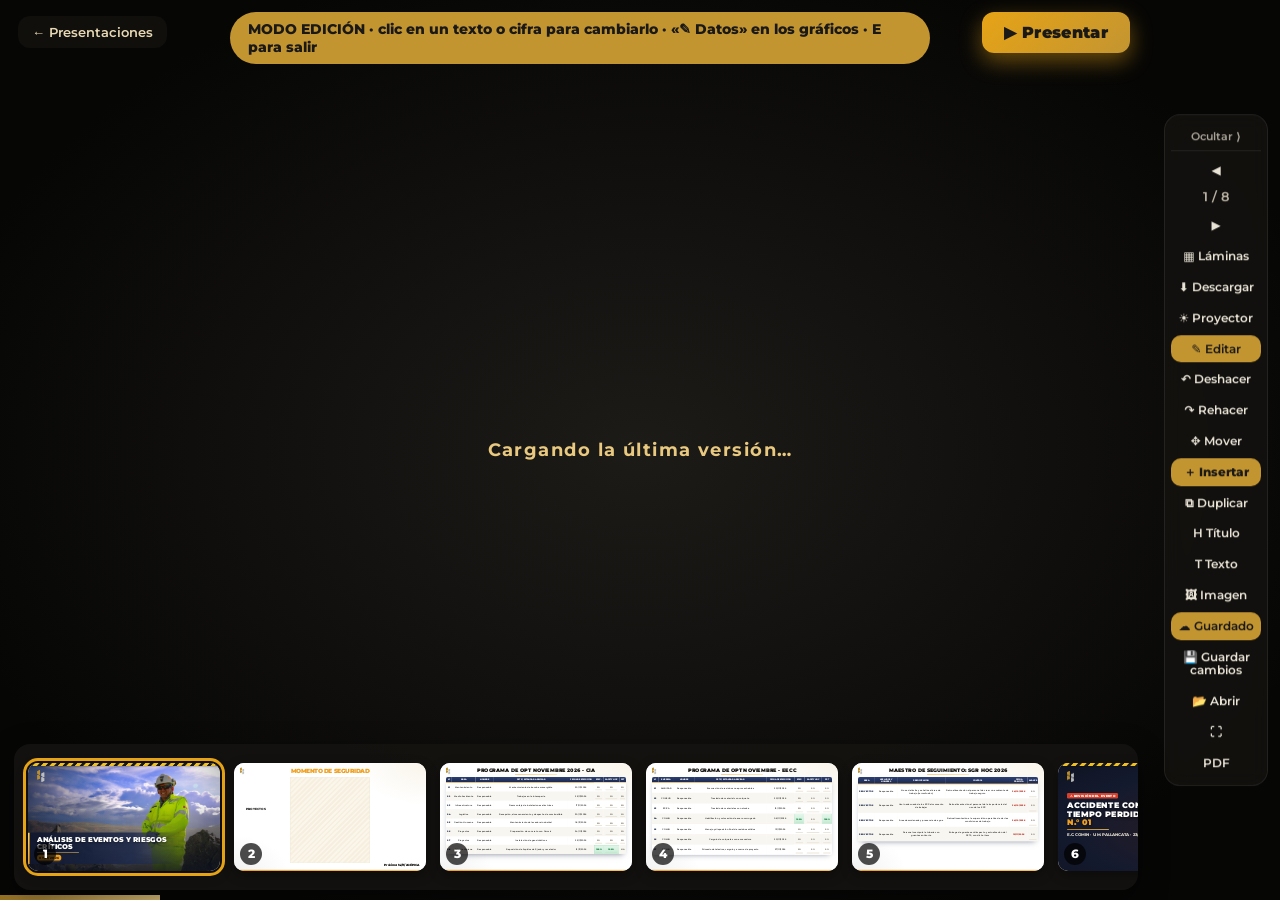
<file: riesgos-opt.html>
<!DOCTYPE html>
<html lang="es">
<head>
<meta charset="utf-8">
<meta name="viewport" content="width=device-width, initial-scale=1">
<link rel="icon" href="favicon.ico" sizes="any"><link rel="icon" href="assets/icons/favicon.svg" type="image/svg+xml"><link rel="apple-touch-icon" href="assets/icons/icon-180.png"><meta name="theme-color" content="#1a1917">
<title>Análisis de eventos y riesgos críticos</title>
<link rel="stylesheet" href="assets/css/deck.css?v=20261127k">
<link rel="stylesheet" href="assets/css/tpl.css?v=20261127k">
<style></style>
<script src="data/nube.js?v=1" onerror="void 0"></script><script>if(window.NUBE&&NUBE.key)document.documentElement.classList.add("nube-cargando")</script>
</head>
<body data-limpiar data-deck="riesgos-opt-plantilla" data-transition="push">
<div class="viewport"><div class="stage">

<section class="slide dark" id="r-portada" data-transition="zoom" data-title="Portada">
  <div class="cover-bg"><div class="slot cover" data-slot="portada" data-src="assets/img/portada.jpg" data-ph="Pegue la foto de portada"></div></div>
  <div class="rp-shade"></div>
  <div class="rp-deco" aria-hidden="true"><div class="rp-tape"></div><div class="rp-dust"></div></div>
  <img class="rp-logo" src="assets/img/logo-mark.png?v=2" alt="" data-a="down">
  <div class="cover-band gray" style="height:200px;bottom:0" data-a="left"><h1>ANÁLISIS DE EVENTOS Y RIESGOS CRÍTICOS</h1><p class="dt" data-fecha>07/11/2026</p></div>
</section>
<section class="slide light white" id="r-momento" data-title="Momento de seguridad">
  <img class="mark" style="left:60px;right:auto" src="assets/img/logo-mark.png?v=2" alt=""><h2 class="rich ttl-g c" style="color:#f0a020" data-a="up">MOMENTO DE SEGURIDAD</h2>
  <p class="subk" style="top:440px;left:120px;font-size:30px" data-a="left">PROYECTOS</p>
  <div class="ph-full" style="left:560px;right:560px;top:140px;bottom:80px" data-a="zoom"><div class="slot" data-slot="momento" data-ph="Pegue aquí el Momento de Seguridad"></div></div>
  <p class="fl rich" style="left:auto;right:70px;color:#1a1917;font-size:26px">Próximo: <span class="edit">14/11/26: ÉPICA</span></p><div class="tline"></div>
</section>
<section class="slide light white" id="r-cia" data-title="Programa OPT · CIA">
  <img class="mark" style="left:60px;right:auto" src="assets/img/logo-mark.png?v=2" alt=""><h2 class="rich ttl-n" data-a="up">PROGRAMA DE OPT <span data-mes="upper">NOVIEMBRE</span> 2026 - CIA</h2>
  <div class="tbx n" data-a="up"><table class="tt " data-tbl data-auto><thead><tr><th>N°</th><th>Área</th><th>Nombre</th><th>PETS / estándar a revisar</th><th>Fecha de ejecución</th><th>Ejec.</th><th>Safety HOC</th><th>PPT</th></tr></thead><tbody><tr><td>01</td><td>Mantenimiento</td><td>Responsable</td><td>Mantenimiento de bomba sumergible</td><td>20/11/2026</td><td class="pc">0%</td><td class="pc">0%</td><td class="pc">0%</td></tr><tr><td>02</td><td>Medio Ambiente</td><td>Responsable</td><td>Trabajos en la intemperie</td><td>25/11/2026</td><td class="pc">0%</td><td class="pc">0%</td><td class="pc">0%</td></tr><tr><td>03</td><td>Infraestructura</td><td>Responsable</td><td>Desmontaje de instalaciones eléctricas</td><td>17/11/2026</td><td class="pc">0%</td><td class="pc">0%</td><td class="pc">0%</td></tr><tr><td>04</td><td>Logística</td><td>Responsable</td><td>Recepción, almacenamiento y despacho de combustible</td><td>30/11/2026</td><td class="pc">0%</td><td class="pc">0%</td><td class="pc">0%</td></tr><tr><td>05</td><td>Gestión Humana</td><td>Responsable</td><td>Mantenimiento de lavadora industrial</td><td>18/11/2026</td><td class="pc">0%</td><td class="pc">0%</td><td class="pc">0%</td></tr><tr><td>06</td><td>Proyectos</td><td>Responsable</td><td>Preparación de concreto con Carmix</td><td>24/11/2026</td><td class="pc">0%</td><td class="pc">0%</td><td class="pc">0%</td></tr><tr><td>07</td><td>Proyectos</td><td>Responsable</td><td>Instalación de geosintéticos</td><td>25/11/2026</td><td class="pc">0%</td><td class="pc">0%</td><td class="pc">0%</td></tr><tr><td>08</td><td>Salud e Higiene</td><td>Responsable</td><td>Reposición de líquidos de fijador y revelador</td><td>15/11/2026</td><td class="pc">100%</td><td class="pc">100%</td><td class="pc">NA</td></tr></tbody></table></div><div class="tline"></div>
</section>
<section class="slide light white" id="r-eecc" data-title="Programa OPT · EECC">
  <img class="mark" style="left:60px;right:auto" src="assets/img/logo-mark.png?v=2" alt=""><h2 class="rich ttl-n" data-a="up">PROGRAMA DE OPT <span data-mes="upper">NOVIEMBRE</span> - EECC</h2>
  <div class="tbx n" data-a="up"><table class="tt " data-tbl data-auto><thead><tr><th>N°</th><th>Empresa</th><th>Nombre</th><th>PETS / estándar a revisar</th><th>Fecha de ejecución</th><th>Ejec.</th><th>Safety HOC</th><th>PPT</th></tr></thead><tbody><tr><td>01</td><td>AMBIPAR</td><td>Responsable</td><td>Evacuación de residuos no aprovechables</td><td>20/11/2026</td><td class="pc">0%</td><td class="pc">0%</td><td class="pc">0%</td></tr><tr><td>02</td><td>CONSUR</td><td>Responsable</td><td>Traslado de material con volquete</td><td>20/11/2026</td><td class="pc">0%</td><td class="pc">0%</td><td class="pc">0%</td></tr><tr><td>03</td><td>ÉPICA</td><td>Responsable</td><td>Traslado de materiales con stocka</td><td>19/11/2026</td><td class="pc">0%</td><td class="pc">0%</td><td class="pc">0%</td></tr><tr><td>04</td><td>COMIN</td><td>Responsable</td><td>Habilitación y colocación de acero corrugado</td><td>06/11/2026</td><td class="pc">100%</td><td class="pc">0%</td><td class="pc">100%</td></tr><tr><td>05</td><td>COMIN</td><td>Responsable</td><td>Manejo y disposición final de residuos sólidos</td><td>13/11/2026</td><td class="pc">0%</td><td class="pc">0%</td><td class="pc">0%</td></tr><tr><td>06</td><td>COMIN</td><td>Responsable</td><td>Carguío de volquetes con excavadora</td><td>20/11/2026</td><td class="pc">0%</td><td class="pc">0%</td><td class="pc">0%</td></tr><tr><td>07</td><td>COMIN</td><td>Responsable</td><td>Primado de taladros, carguío y amarre de proyecto</td><td>27/11/2026</td><td class="pc">0%</td><td class="pc">0%</td><td class="pc">0%</td></tr></tbody></table></div><div class="tline"></div>
</section>
<section class="slide light white" id="r-maestro" data-title="Maestro de seguimiento SGR HOC">
  <img class="mark" style="left:60px;right:auto" src="assets/img/logo-mark.png?v=2" alt=""><h2 class="rich ttl-n" data-a="up">MAESTRO DE SEGUIMIENTO: SGR HOC 2026</h2>
  <div class="tbx n" data-a="up"><table class="tt " data-tbl data-auto><thead><tr><th>Área</th><th>Apellidos y nombres</th><th>Preocupación</th><th>Control</th><th>Fecha prevista</th><th>Avance</th></tr></thead><tbody><tr><td>PROYECTOS</td><td>Responsable</td><td>No se delimita y señaliza el área de trabajo (termofusión)</td><td>Retroalimentación al personal de crear un ambiente de trabajo seguro</td><td class="due">24/10/2026</td><td class="pc">0%</td></tr><tr><td>PROYECTOS</td><td>Responsable</td><td>Uso inadecuado de los EPP al momento de trabajar</td><td>Retroalimentación al personal de la importancia del uso de los EPP</td><td class="due">24/10/2026</td><td class="pc">0%</td></tr><tr><td>PROYECTOS</td><td>Responsable</td><td>Área desordenada y presencia de agua</td><td>Retroalimentación a la supervisión operativa de dar las condiciones de trabajo</td><td class="due">24/10/2026</td><td class="pc">0%</td></tr><tr><td>PROYECTOS</td><td>Responsable</td><td>Personal manipula la tubería con guantes anticorte</td><td>Entrega de guantes antiimpacto y actualización del PETS, con dicho ítem</td><td class="due">10/11/2026</td><td class="pc">0%</td></tr></tbody></table></div><div class="tline"></div>
</section>
<section class="slide dark" id="r-evento" data-title="Revisión del evento">
  <div class="ev-tape" aria-hidden="true"></div>
  <img class="ev-logo" src="assets/img/logo-mark.png?v=2" alt="" data-a="down">
  <div class="ev-text">
    <p class="ev-tag" data-a="left" data-d=".1">⚠ REVISIÓN DEL EVENTO</p>
    <h1 class="ev-h" data-a="up" data-d=".25">ACCIDENTE CON TIEMPO PERDIDO <span>N.° 01</span></h1>
    <p class="ev-sub" data-a="up" data-d=".45">E.C. COMIN · U.M. PALLANCATA · 23/10/2026</p>
  </div>
  <div class="ev-art" data-a="right" data-d=".2"><svg class="ev-scene" viewBox="0 0 900 760" xmlns="http://www.w3.org/2000/svg" aria-hidden="true"><g class="cam">
<defs>
 <linearGradient id="evWall" x1="0" y1="0" x2="1" y2="1"><stop offset="0" stop-color="#9c9993" stop-opacity="0"/><stop offset=".18" stop-color="#9c9993"/><stop offset="1" stop-color="#6d6a64"/></linearGradient>
 <linearGradient id="evFloor" x1="0" y1="0" x2="0" y2="1"><stop offset="0" stop-color="#9a968e"/><stop offset="1" stop-color="#7a766f"/></linearGradient>
 <linearGradient id="evBank" x1="0" y1="0" x2="0" y2="1"><stop offset="0" stop-color="#8f8b84" stop-opacity="0"/><stop offset=".3" stop-color="#8f8b84" stop-opacity=".85"/><stop offset="1" stop-color="#85817a"/></linearGradient>
 <linearGradient id="evSuit" x1="0" y1="0" x2="1" y2="1"><stop offset="0" stop-color="#ffffff"/><stop offset="1" stop-color="#d7dbe2"/></linearGradient>
 <linearGradient id="evSuit2" x1="0" y1="0" x2="1" y2="1"><stop offset="0" stop-color="#e6e9ee"/><stop offset="1" stop-color="#bfc5cf"/></linearGradient>
 <linearGradient id="evStone" x1="0" y1="0" x2="1" y2="1"><stop offset="0" stop-color="#e2d9cb"/><stop offset="1" stop-color="#a99d8a"/></linearGradient>
 <linearGradient id="evRay" x1="1" y1="0" x2="0" y2="1"><stop offset="0" stop-color="#fff6d8" stop-opacity=".32"/><stop offset="1" stop-color="#fff6d8" stop-opacity="0"/></linearGradient>
 <radialGradient id="evVig" cx=".5" cy=".5" r=".75"><stop offset=".55" stop-color="#d4402b" stop-opacity="0"/><stop offset="1" stop-color="#d4402b" stop-opacity=".55"/></radialGradient>
 <filter id="evSoft" x="-20%" y="-20%" width="140%" height="140%"><feGaussianBlur stdDeviation="8"/></filter>
 <radialGradient id="evGlow" cx=".5" cy=".5" r=".5"><stop offset="0" stop-color="#ff4a2c" stop-opacity=".6"/><stop offset="1" stop-color="#ff4a2c" stop-opacity="0"/></radialGradient>
</defs>
<style>
.ev-scene .carry{animation:evLower 7s ease-in-out infinite}
@keyframes evLower{0%,6%{transform:translateY(-60px)}26%,100%{transform:translateY(0)}}
.ev-scene .slip{animation:evSlip 7s cubic-bezier(.6,0,.9,.4) infinite;transform-box:fill-box;transform-origin:20% 90%}
@keyframes evSlip{0%,27%{transform:translate(0,0) rotate(0)}33%{transform:translate(22px,26px) rotate(14deg)}35%{transform:translate(20px,22px) rotate(12deg)}37%,100%{transform:translate(22px,26px) rotate(14deg)}}
.ev-scene .burst{animation:evBurst 7s ease-out infinite;transform-box:fill-box;transform-origin:center;opacity:0}
@keyframes evBurst{0%,32%{opacity:0;transform:scale(.2)}35%{opacity:1;transform:scale(1.1)}44%{opacity:1;transform:scale(1)}55%,100%{opacity:0;transform:scale(1.3)}}
.ev-scene .ouch{animation:evOuch 7s ease-out infinite;transform-box:fill-box;transform-origin:center;opacity:0}
@keyframes evOuch{0%,33%{opacity:0;transform:scale(.3) rotate(-8deg)}38%{opacity:1;transform:scale(1.12) rotate(3deg)}42%,86%{opacity:1;transform:scale(1) rotate(0)}94%,100%{opacity:0}}
.ev-scene .body{animation:evFlinch 7s ease-in-out infinite;transform-box:view-box;transform-origin:280px 600px}
@keyframes evFlinch{0%,32%{transform:rotate(0)}36%{transform:rotate(-4deg) translateY(-6px)}40%{transform:rotate(1.5deg)}44%,100%{transform:rotate(0)}}
.ev-scene .face-ok{animation:evF1 7s steps(1) infinite}.ev-scene .face-pain{animation:evF2 7s steps(1) infinite}
@keyframes evF1{0%{opacity:1}33%{opacity:0}94%{opacity:1}}@keyframes evF2{0%{opacity:0}33%{opacity:1}94%{opacity:0}}
.ev-scene .glow{animation:evGlowA 7s ease-in-out infinite;opacity:0}
@keyframes evGlowA{0%,32%{opacity:0}38%{opacity:1}70%{opacity:.6}90%,100%{opacity:0}}
.ev-scene .drip{animation:evDrip 1.1s ease-in infinite;opacity:0}
@keyframes evDrip{0%{transform:translate(0,0);opacity:0}15%{opacity:1}100%{transform:translate(0,46px);opacity:0}}
.ev-scene .cam{animation:evCam 7s ease-in-out infinite;transform-box:view-box;transform-origin:520px 520px}
@keyframes evCam{0%,26%{transform:scale(1)}31%{transform:scale(1.06)}33%{transform:scale(1.07) translate(-6px,4px)}34%{transform:scale(1.07) translate(6px,-4px)}35%{transform:scale(1.07) translate(-4px,2px)}36%{transform:scale(1.07) translate(3px,-2px)}38%,82%{transform:scale(1.07)}94%,100%{transform:scale(1)}}
.ev-scene .vig{animation:evVigA 7s ease-out infinite;opacity:0}
@keyframes evVigA{0%,32%{opacity:0}34%{opacity:1}48%{opacity:.35}85%,100%{opacity:0}}
.ev-scene .streak{animation:evStreak 7s linear infinite}
@keyframes evStreak{0%,27%{opacity:0;transform:translate(0,0)}29%{opacity:.9}33%{opacity:0;transform:translate(26px,26px)}100%{opacity:0}}
.ev-scene .mark{animation:evMark 7s ease-out infinite}
@keyframes evMark{0%,42%{stroke-dashoffset:470;opacity:1}55%,86%{stroke-dashoffset:0;opacity:1}94%,100%{stroke-dashoffset:0;opacity:0}}
.ev-scene .mote{animation:evMote 6s ease-in-out infinite;opacity:0}
@keyframes evMote{0%{opacity:0;transform:translate(0,0)}30%{opacity:.8}100%{opacity:0;transform:translate(-30px,-60px)}}
.ev-scene .rays{animation:evRays 6s ease-in-out infinite alternate}
@keyframes evRays{from{opacity:.6}to{opacity:1}}
.ev-scene .lift{animation:evLift 7s ease-in-out infinite;transform-box:view-box;transform-origin:280px 600px}
@keyframes evLift{0%,4%{transform:translateY(-8px)}24%,100%{transform:translateY(0)}}
</style>
<!-- terreno del fondo (lado izquierdo) -->
<path d="M0 60 Q200 30 430 0 L540 620 L0 620 Z" fill="url(#evBank)"/>
<!-- talud gris del corte (pared derecha) -->
<path d="M420 0 L900 0 L900 640 L560 640 Q520 520 500 380 Q470 200 420 0 Z" fill="url(#evWall)"/><path d="M480 120 Q680 110 900 110" stroke="#6f6c66" stroke-width="2" fill="none" opacity=".6"/><path d="M486 175 Q680 159 900 165" stroke="#6f6c66" stroke-width="3" fill="none" opacity=".6"/><path d="M492 230 Q680 196 900 220" stroke="#6f6c66" stroke-width="3" fill="none" opacity=".6"/><path d="M498 285 Q680 270 900 275" stroke="#6f6c66" stroke-width="3" fill="none" opacity=".6"/><path d="M504 340 Q680 329 900 330" stroke="#6f6c66" stroke-width="4" fill="none" opacity=".6"/><path d="M510 395 Q680 370 900 385" stroke="#6f6c66" stroke-width="3" fill="none" opacity=".6"/><path d="M516 450 Q680 445 900 440" stroke="#6f6c66" stroke-width="4" fill="none" opacity=".6"/><path d="M522 505 Q680 483 900 495" stroke="#6f6c66" stroke-width="3" fill="none" opacity=".6"/>
<!-- piso de la zanja -->
<path d="M0 560 Q300 540 900 600 L900 760 L0 760 Z" fill="url(#evFloor)"/><circle cx="253" cy="739" r="3" fill="#a19d95"/><circle cx="628" cy="721" r="2" fill="#8e8a83"/><circle cx="23" cy="720" r="4" fill="#8e8a83"/><circle cx="249" cy="649" r="5" fill="#8e8a83"/><circle cx="866" cy="740" r="5" fill="#a19d95"/><circle cx="664" cy="638" r="3" fill="#8e8a83"/><circle cx="165" cy="733" r="5" fill="#8e8a83"/><circle cx="25" cy="616" r="3" fill="#8e8a83"/><circle cx="53" cy="677" r="2" fill="#a19d95"/><circle cx="494" cy="699" r="5" fill="#a19d95"/><circle cx="755" cy="747" r="5" fill="#7f7b74"/><circle cx="384" cy="624" r="2" fill="#7f7b74"/><circle cx="516" cy="655" r="4" fill="#8e8a83"/><circle cx="456" cy="677" r="5" fill="#8e8a83"/><circle cx="863" cy="698" r="4" fill="#8e8a83"/><circle cx="609" cy="704" r="3" fill="#a19d95"/><circle cx="708" cy="607" r="4" fill="#8e8a83"/><circle cx="697" cy="641" r="4" fill="#8e8a83"/><circle cx="595" cy="745" r="2" fill="#8e8a83"/><circle cx="681" cy="654" r="4" fill="#a19d95"/><circle cx="137" cy="616" r="5" fill="#8e8a83"/><circle cx="505" cy="622" r="4" fill="#7f7b74"/><circle cx="430" cy="638" r="2" fill="#a19d95"/><circle cx="447" cy="706" r="2" fill="#7f7b74"/><circle cx="629" cy="611" r="5" fill="#8e8a83"/><circle cx="610" cy="684" r="4" fill="#8e8a83"/><circle cx="251" cy="609" r="4" fill="#7f7b74"/><circle cx="88" cy="627" r="2" fill="#7f7b74"/><circle cx="427" cy="674" r="4" fill="#7f7b74"/><circle cx="716" cy="610" r="4" fill="#a19d95"/><circle cx="378" cy="635" r="5" fill="#a19d95"/><circle cx="481" cy="733" r="5" fill="#8e8a83"/><circle cx="619" cy="743" r="2" fill="#8e8a83"/><circle cx="840" cy="729" r="4" fill="#a19d95"/><circle cx="659" cy="660" r="4" fill="#a19d95"/><circle cx="274" cy="733" r="4" fill="#8e8a83"/><circle cx="357" cy="602" r="5" fill="#8e8a83"/><circle cx="332" cy="605" r="5" fill="#8e8a83"/><circle cx="613" cy="634" r="2" fill="#8e8a83"/><circle cx="652" cy="685" r="5" fill="#a19d95"/><circle cx="705" cy="690" r="4" fill="#8e8a83"/><circle cx="511" cy="605" r="2" fill="#8e8a83"/><circle cx="31" cy="694" r="4" fill="#8e8a83"/><circle cx="477" cy="676" r="4" fill="#7f7b74"/><circle cx="382" cy="647" r="4" fill="#a19d95"/><circle cx="874" cy="667" r="4" fill="#a19d95"/><circle cx="117" cy="606" r="3" fill="#a19d95"/><circle cx="522" cy="656" r="4" fill="#7f7b74"/><circle cx="345" cy="647" r="5" fill="#8e8a83"/><circle cx="724" cy="624" r="2" fill="#8e8a83"/><circle cx="339" cy="685" r="3" fill="#a19d95"/><circle cx="839" cy="643" r="2" fill="#a19d95"/><circle cx="769" cy="655" r="5" fill="#a19d95"/><circle cx="240" cy="630" r="2" fill="#8e8a83"/><circle cx="205" cy="680" r="3" fill="#a19d95"/><circle cx="358" cy="621" r="4" fill="#8e8a83"/><circle cx="142" cy="707" r="4" fill="#8e8a83"/><circle cx="822" cy="669" r="5" fill="#a19d95"/><circle cx="659" cy="706" r="4" fill="#a19d95"/><circle cx="591" cy="704" r="2" fill="#a19d95"/><circle cx="169" cy="651" r="2" fill="#a19d95"/><circle cx="862" cy="730" r="5" fill="#8e8a83"/><circle cx="744" cy="656" r="2" fill="#8e8a83"/><circle cx="477" cy="732" r="4" fill="#8e8a83"/><circle cx="359" cy="658" r="2" fill="#8e8a83"/><circle cx="303" cy="630" r="3" fill="#7f7b74"/><circle cx="45" cy="731" r="3" fill="#a19d95"/><circle cx="600" cy="612" r="2" fill="#a19d95"/><circle cx="773" cy="630" r="3" fill="#8e8a83"/><circle cx="317" cy="661" r="2" fill="#8e8a83"/><circle cx="559" cy="705" r="2" fill="#8e8a83"/><circle cx="126" cy="687" r="3" fill="#a19d95"/><circle cx="563" cy="722" r="2" fill="#a19d95"/><circle cx="236" cy="650" r="2" fill="#8e8a83"/><circle cx="846" cy="630" r="3" fill="#7f7b74"/><circle cx="820" cy="670" r="3" fill="#7f7b74"/><circle cx="509" cy="746" r="5" fill="#7f7b74"/><circle cx="784" cy="669" r="3" fill="#a19d95"/><circle cx="642" cy="734" r="5" fill="#7f7b74"/><circle cx="494" cy="682" r="2" fill="#7f7b74"/><circle cx="803" cy="632" r="2" fill="#7f7b74"/><circle cx="61" cy="617" r="5" fill="#7f7b74"/><circle cx="884" cy="622" r="5" fill="#a19d95"/><circle cx="170" cy="680" r="2" fill="#a19d95"/><circle cx="405" cy="699" r="4" fill="#a19d95"/><circle cx="281" cy="648" r="4" fill="#a19d95"/><circle cx="136" cy="632" r="2" fill="#8e8a83"/><circle cx="750" cy="697" r="2" fill="#8e8a83"/><circle cx="192" cy="610" r="4" fill="#a19d95"/><circle cx="628" cy="738" r="5" fill="#8e8a83"/>
<!-- marco de madera (guía) -->
<g stroke="#5a3d22" stroke-width="3"><path d="M30 120 L380 60 L386 82 L36 142 Z" fill="#b8874f"/><path d="M300 90 L330 86 L200 520 L170 524 Z" fill="#a8783f"/><path d="M0 460 L260 400 L264 420 L0 482 Z" fill="#b8874f"/></g>
<!-- balde y saco al fondo -->
<g><path d="M60 330 h70 l-8 80 h-54 z" fill="#f2b63a" stroke="#8a6414" stroke-width="3"/><ellipse cx="95" cy="330" rx="35" ry="8" fill="#e0a12a" stroke="#8a6414" stroke-width="3"/></g>
<path d="M-10 420 q30 -70 60 -40 q30 30 10 90 h-70 z" fill="#f2f2f0" stroke="#bdbdbd" stroke-width="3"/>
<!-- piedras ya colocadas del canal (mampostería en construcción) -->
<g><polygon points="520,560 600,520 690,535 720,600 650,640 540,630" fill="#cfc5b6" stroke="#6e6559" stroke-width="4" stroke-linejoin="round"/><polygon points="520,560 600,520 645,537" fill="#9d927f" opacity=".45"/>
<polygon points="690,560 780,520 870,545 890,640 780,665 700,630" fill="#c7bcab" stroke="#6e6559" stroke-width="4" stroke-linejoin="round"/><polygon points="690,560 780,520 825,542" fill="#998d79" opacity=".45"/>
<polygon points="600,440 660,420 720,445 712,520 640,528 598,500" fill="#d2c9bb" stroke="#6e6559" stroke-width="4" stroke-linejoin="round"/><polygon points="600,440 660,420 690,442" fill="#a2978a" opacity=".45"/>
<polygon points="720,430 790,410 850,440 840,515 760,520 716,490" fill="#c4b9a8" stroke="#6e6559" stroke-width="4" stroke-linejoin="round"/><polygon points="720,430 790,410 820,435" fill="#968b78" opacity=".45"/>
<polygon points="820,640 900,620 900,720 830,730" fill="#cbc0b0" stroke="#6e6559" stroke-width="4" stroke-linejoin="round"/><polygon points="820,640 900,620 900,680" fill="#9a8e7c" opacity=".45"/>
<polygon points="470,640 530,628 560,670 500,700 462,684" fill="#d0c6b8" stroke="#6e6559" stroke-width="4" stroke-linejoin="round"/><polygon points="470,640 530,628 545,659" fill="#a39785" opacity=".45"/></g>
<g class="rays"><path d="M900 0 L640 0 L360 760 L520 760 Z" fill="url(#evRay)"/><path d="M900 120 L820 0 L620 760 L700 760 Z" fill="url(#evRay)" opacity=".7"/></g>
<g fill="#fff8e6"><circle class="mote" style="animation-delay:0.0s" cx="560" cy="120" r="2"/><circle class="mote" style="animation-delay:0.6s" cx="613" cy="217" r="3"/><circle class="mote" style="animation-delay:1.2s" cx="666" cy="314" r="4"/><circle class="mote" style="animation-delay:1.8s" cx="719" cy="411" r="2"/><circle class="mote" style="animation-delay:2.4s" cx="772" cy="508" r="3"/><circle class="mote" style="animation-delay:3.0s" cx="825" cy="185" r="4"/><circle class="mote" style="animation-delay:3.6s" cx="578" cy="282" r="2"/><circle class="mote" style="animation-delay:4.2s" cx="631" cy="379" r="3"/><circle class="mote" style="animation-delay:4.8s" cx="684" cy="476" r="4"/><circle class="mote" style="animation-delay:5.4s" cx="737" cy="153" r="2"/></g>
<ellipse cx="275" cy="626" rx="120" ry="16" fill="#000" opacity=".28" filter="url(#evSoft)"/>
<ellipse cx="660" cy="660" rx="230" ry="22" fill="#000" opacity=".22" filter="url(#evSoft)"/>
<ellipse class="glow" cx="525" cy="560" rx="120" ry="80" fill="url(#evGlow)"/>
<!-- el colaborador en cuclillas, overol blanco -->
<g class="lift"><g class="body">
 <!-- botas y piernas en cuclillas -->
 <path d="M196 600 h66 q10 0 10 12 v8 h-84 z" fill="#1a1917"/><path d="M286 606 h62 q10 0 10 12 v8 h-80 z" fill="#1a1917"/>
 <path d="M200 600 Q170 520 230 470 L300 470 Q350 520 330 604 L290 606 Q300 540 270 520 Q240 540 250 600 Z" fill="url(#evSuit)" stroke="#9aa0a8" stroke-width="4" stroke-linejoin="round"/>
 <path d="M300 470 Q380 470 390 520 Q392 560 350 604 L300 604 Q320 560 300 520 Z" fill="url(#evSuit2)" stroke="#9aa0a8" stroke-width="4" stroke-linejoin="round"/>
 <!-- espalda encorvada -->
 <path d="M200 500 Q170 400 240 330 Q300 290 360 320 Q400 350 400 420 Q395 470 330 480 L230 490 Z" fill="url(#evSuit)" stroke="#9aa0a8" stroke-width="4" stroke-linejoin="round"/>
 <path d="M226 360 Q280 330 340 340" stroke="#d6d9de" stroke-width="10" fill="none"/>
 <!-- capucha del overol -->
 <path d="M300 300 Q340 260 392 280 Q410 300 400 330 L320 342 Z" fill="url(#evSuit2)" stroke="#9aa0a8" stroke-width="4"/>
 <!-- cabeza -->
 <g transform="translate(398 268)">
  <path d="M-30 20 Q-26 62 8 64 Q40 60 44 26 L44 -6 L-30 -6 Z" fill="#e9b98f" stroke="#1a1917" stroke-width="4"/>
  <path d="M-30 30 Q-10 44 6 40 L44 40 L44 50 Q20 70 -20 56 Z" fill="#2c2c2c" opacity=".85"/>
  <path d="M-46 0 Q-44 -62 8 -64 Q60 -60 62 -2 Z" fill="#f6c21a" stroke="#1a1917" stroke-width="4"/>
  <path d="M-50 -2 H76 Q84 4 74 10 H-48 Z" fill="#f6c21a" stroke="#1a1917" stroke-width="4"/>
  <rect x="8" y="-40" width="40" height="14" rx="3" fill="#d4402b" transform="rotate(-8 28 -33)"/>
  <g class="face-ok"><circle cx="28" cy="16" r="4.5" fill="#1a1917"/><circle cx="29.5" cy="14.5" r="1.4" fill="#fff"/><path d="M20 6 q8 -4 16 0" stroke="#1a1917" stroke-width="3" fill="none" stroke-linecap="round"/></g>
  <g class="face-pain"><path d="M18 10 l14 6 l-14 6" fill="none" stroke="#1a1917" stroke-width="4" stroke-linecap="round" stroke-linejoin="round"/><path d="M24 2 l14 6" stroke="#1a1917" stroke-width="4" stroke-linecap="round"/></g>
 </g>
 <!-- brazos que bajan la roca -->
 <g class="carry">
  <path d="M350 360 Q420 410 452 470" fill="none" stroke="#9aa0a8" stroke-width="38" stroke-linecap="round"/><path d="M350 360 Q420 410 452 470" fill="none" stroke="#f7f8fa" stroke-width="30" stroke-linecap="round"/>
  <path d="M300 380 Q380 450 430 500" fill="none" stroke="#9aa0a8" stroke-width="38" stroke-linecap="round"/><path d="M300 380 Q380 450 430 500" fill="none" stroke="#dfe3ea" stroke-width="30" stroke-linecap="round"/>
  <!-- guantes anticorte mojados -->
  <ellipse cx="460" cy="486" rx="24" ry="16" fill="#7d8a99" stroke="#1a1917" stroke-width="4"/><ellipse cx="438" cy="514" rx="24" ry="16" fill="#5f6b78" stroke="#1a1917" stroke-width="4"/>
  <path d="M452 478 q8 -4 14 2" stroke="#cfe6f7" stroke-width="3" fill="none"/><path d="M430 506 q8 -4 14 2" stroke="#cfe6f7" stroke-width="3" fill="none"/>
  <!-- dedo que queda atrapado -->
  <path d="M470 520 q14 6 24 20" stroke="#7d8a99" stroke-width="12" stroke-linecap="round" fill="none"/>
  <!-- gotas que caen de los guantes -->
  <g fill="#6fc0ff"><path class="drip" d="M452 500 q-4 8 0 11 q4 -3 0 -11z"/><path class="drip" style="animation-delay:.4s" d="M432 528 q-4 8 0 11 q4 -3 0 -11z"/><path class="drip" style="animation-delay:.75s" d="M468 504 q-4 8 0 11 q4 -3 0 -11z"/></g>
  <!-- la roca que estaba colocando: resbala -->
  <g class="slip"><polygon points="456,440 520,418 578,438 588,500 540,540 476,532 452,490" fill="url(#evStone)" stroke="#6e6559" stroke-width="4" stroke-linejoin="round"/><polygon points="456,440 520,418 549,438" fill="#8f8372" opacity=".45"/><path d="M500 470 l30 -8 M520 510 l26 4" stroke="#8a7f70" stroke-width="4" stroke-linecap="round"/></g>
 </g>
</g></g>
<g class="streak" stroke="#ffffff" stroke-width="5" stroke-linecap="round" opacity="0"><path d="M440 420 l-26 -22"/><path d="M470 405 l-22 -26"/><path d="M500 398 l-14 -30"/></g>
<circle class="mark" cx="488" cy="522" r="74" fill="none" stroke="#e5262a" stroke-width="7" stroke-dasharray="470" stroke-dashoffset="470"/>
<!-- estrella del impacto en el dedo -->
<g class="burst"><path d="M512 470 l12 28 l30 -14 l-13 28 l32 7 l-30 13 l18 25 l-30 -8 l-5 30 l-15 -27 l-22 22 l2 -32 l-30 2 l24 -20 l-25 -18 l32 -2 l-5 -30 l23 20 z" fill="#ffd23f" stroke="#e8731a" stroke-width="4" stroke-linejoin="round" transform="translate(30 40) scale(.8)"/></g>
<g class="ouch"><g transform="translate(34 30)"><path d="M70 40 h300 q20 0 20 20 v84 q0 20 -20 20 h-40 l40 44 l-90 -44 h-210 q-20 0 -20 -20 v-84 q0 -20 20 -20 z" fill="#fff" stroke="#d4402b" stroke-width="6"/><text x="220" y="124" text-anchor="middle" font-family="Montserrat,Arial Black,sans-serif" font-size="44" font-weight="900" fill="#d4402b">¡AY, MI DEDO!</text></g></g>
</g><rect class="vig" x="0" y="0" width="900" height="760" fill="url(#evVig)"/>
</svg></div>
</section>
<section class="slide light white" id="r-present" data-title="Presentación de OPT">
  <div class="navy" data-a="left"><img src="assets/img/logo-mark.png?v=2" alt=""><div class="bar"></div><h2>PRESENTACIÓN DE OPT</h2></div>
  <div class="miner rp-miner" data-miner="point" data-model="ref" data-zoom="1.05" data-look="3.4" data-fallback="assets/img/diario/minero-ref.png" data-face="-0.3" style="left:20px;top:380px;width:520px;height:700px"></div>
  <div class="tbx n" style="left:600px;top:370px" data-a="up"><table class="tt " data-tbl><thead><tr><th>N°</th><th>Usuario</th><th>Área</th><th>PETS a revisar</th></tr></thead><tbody><tr><td>1</td><td>Responsable</td><td>COMIN</td><td>Colocación de mampostería</td></tr><tr><td>2</td><td>Responsable</td><td>MANTENIMIENTO</td><td>Reparación de tablero eléctrico</td></tr></tbody></table></div><div class="tline"></div>
  <div class="rp-say" data-a="zoom" data-d=".35"><svg class="rp-tail" viewBox="0 0 340 400" aria-hidden="true"><path class="f" d="M340 36 Q260 280 10 340 Q290 250 340 114 Z"/><path class="l" d="M327 44 Q260 280 10 340 Q290 250 327 106"/></svg><p class="rich">¡Buenos días, equipo! 👷 Hoy vamos a revisar algunas de las <b>OPT pendientes</b>. Repasemos juntos cada paso del <b>PETS</b>: ¡una buena observación hoy evita un accidente mañana!</p></div>
</section>
<section class="slide light white" id="r-dinamica" data-title="Dinámica grupal">
  <div class="navy" data-a="left"><img src="assets/img/logo-mark.png?v=2" alt=""><div class="bar"></div><h2>DINÁMICA GRUPAL</h2><p>PROYECTOS</p></div>
  <div class="circle-ph" style="left:820px;top:90px;width:820px;height:820px" data-a="zoom"><div class="slot cover" data-slot="dinamica" data-src="assets/img/riesgos/2026-11-21/dinamica.jpg" data-ph="Foto de la dinámica"></div></div><div class="tline"></div>
</section>
</div></div>
<script src="assets/lib/gsap.min.js"></script>
<script src="assets/lib/chart.umd.min.js"></script>
<script src="assets/lib/chartjs-plugin-datalabels.min.js"></script>
<script src="assets/js/deck.js?v=20261127k"></script>
<script src="assets/lib/three.min.js"></script>
<script src="assets/lib/supabase.min.js?v=2.119"></script>
<script src="assets/js/cloud.js?v=20261127k"></script>
<script src="assets/js/charts.js?v=20261118c"></script>
<script src="assets/js/tpl.js?v=20261117c"></script>
<script src="assets/js/editor.js?v=20261127k"></script>
<script src="assets/js/miner-ref.js?v=20261127k"></script>
<script src="assets/js/miner3d.js?v=20261117c"></script>
<script>if("serviceWorker" in navigator && /^https?:/.test(location.protocol)){let had=!!navigator.serviceWorker.controller,done=false;navigator.serviceWorker.addEventListener("controllerchange",()=>{if(had&&!done){done=true;const go=()=>window.DECK&&(DECK.hablando||(DECK.editing&&DECK.editing())||(DECK.moving&&DECK.moving())||document.querySelector(".modal.on,.ins-menu.on"))?setTimeout(go,2000):location.reload();go()}});addEventListener("load",()=>navigator.serviceWorker.register("sw.js").then(r=>r.update()).catch(()=>{}))}</script>
</body>
</html>
</file>
<file: assets/css/deck.css>
/* ==========================================================
   Presentaciones de Seguridad · estilo Hochschild
   ========================================================== */
@font-face{font-family:Montserrat;font-weight:400;font-display:swap;src:url(../fonts/montserrat-latin-400-normal.woff2) format('woff2'),url(../fonts/montserrat-latin-ext-400-normal.woff2) format('woff2')}
@font-face{font-family:Montserrat;font-weight:500;font-display:swap;src:url(../fonts/montserrat-latin-500-normal.woff2) format('woff2')}
@font-face{font-family:Montserrat;font-weight:600;font-display:swap;src:url(../fonts/montserrat-latin-600-normal.woff2) format('woff2')}
@font-face{font-family:Montserrat;font-weight:700;font-display:swap;src:url(../fonts/montserrat-latin-700-normal.woff2) format('woff2')}
@font-face{font-family:Montserrat;font-weight:800;font-display:swap;src:url(../fonts/montserrat-latin-800-normal.woff2) format('woff2')}
@font-face{font-family:Montserrat;font-weight:900;font-display:swap;src:url(../fonts/montserrat-latin-900-normal.woff2) format('woff2')}
:root{
  --gold:#c39531;--gold-d:#9a7422;--gold-l:#e8c97f;--gold-xl:#f6ead0;
  --char:#2b2a28;--ink:#1a1917;--ink2:#4c4a46;--muted:#8d8a83;--gray:#b4b5b7;--line:#e7e2d8;
  --cream:#fbf8f2;--paper:#ffffff;
  --ok:#1f9d5c;--warn:#e6a316;--bad:#d23c3c;--blue:#2f6db5;--violet:#7a5bd6;
  --ease:cubic-bezier(.2,.8,.2,1);
}
*{box-sizing:border-box}
html,body{margin:0;height:100%;background:#0d0c0b;overflow:hidden;font-family:Montserrat,system-ui,"Segoe UI",sans-serif;color:var(--ink)}
.viewport{position:fixed;inset:0;overflow:hidden;background:radial-gradient(ellipse at center,#1d1b18 0%,#060605 80%);perspective:2600px}
.stage{position:absolute;left:50%;top:50%;width:1920px;height:1080px;transform-origin:50% 50%;transform-style:preserve-3d}
.slide{position:absolute;inset:0;width:1920px;height:1080px;overflow:hidden;display:none;background:var(--cream);backface-visibility:hidden}
.slide.active,.slide.leaving{display:block}
.slide.leaving{pointer-events:none}

/* ---------- fondo y marco ---------- */
.slide.light::before{content:"";position:absolute;inset:0;background:
  radial-gradient(1200px 700px at 100% 0%,rgba(195,149,49,.10),transparent 60%),
  radial-gradient(900px 600px at 0% 100%,rgba(180,181,183,.18),transparent 60%);pointer-events:none}
.hexbg{position:absolute;inset:0;opacity:.55;pointer-events:none;background-image:url("data:image/svg+xml,%3Csvg xmlns='http://www.w3.org/2000/svg' width='120' height='104' viewBox='0 0 120 104'%3E%3Cpath d='M30 2h60l28 50-28 50H30L2 52z' fill='none' stroke='%23c39531' stroke-opacity='.10' stroke-width='2'/%3E%3C/svg%3E");background-size:120px 104px;mask-image:linear-gradient(115deg,transparent 35%,#000 100%);-webkit-mask-image:linear-gradient(115deg,transparent 35%,#000 100%)}
.slide.dark{background:linear-gradient(135deg,#232220 0%,#121110 100%);color:#fff}
.slide.dark .hexbg{opacity:.9}
.topbar{position:absolute;left:0;top:0;height:10px;width:100%;background:linear-gradient(90deg,var(--gold-d),var(--gold),var(--gold-l));transform-origin:left}
.mark{position:absolute;right:64px;top:46px;height:66px}
.slide.dark .mark{filter:brightness(1.3)}
.sh{position:absolute;left:96px;top:58px;right:300px}
.sh .kick{font-size:22px;font-weight:700;letter-spacing:.32em;text-transform:uppercase;color:var(--gold-d)}
.sh h2{margin:8px 0 0;font-size:68px;line-height:1.04;font-weight:800;color:var(--ink);letter-spacing:-.01em}
.slide.dark .sh h2{color:#fff}.slide.dark .sh .kick{color:var(--gold-l)}
.sh h2 em{font-style:normal;color:var(--gold)}
.foot{position:absolute;left:96px;right:96px;bottom:34px;display:flex;justify-content:space-between;font-size:17px;color:var(--muted);font-weight:500}
.slide.dark .foot{color:#9b968c}
.body{position:absolute;left:96px;right:96px;top:250px;bottom:96px}

/* ---------- tipografía y piezas ---------- */
.lead{font-size:30px;line-height:1.45;color:var(--ink2);font-weight:500}
.pill{display:inline-flex;align-items:center;gap:10px;padding:8px 20px;border-radius:99px;font-weight:700;font-size:20px;background:var(--gold-xl);color:var(--gold-d)}
.pill.ok{background:#ddf3e6;color:#126b3c}.pill.bad{background:#fbe1e1;color:#9e1f1f}.pill.warn{background:#fff0cc;color:#7a5200}
.pill.live::before{content:"";width:12px;height:12px;border-radius:50%;background:currentColor;animation:pulse 1.6s infinite}
@keyframes pulse{0%{box-shadow:0 0 0 0 currentColor}70%{box-shadow:0 0 0 14px transparent}100%{box-shadow:0 0 0 0 transparent}}
.card{background:#fff;border-radius:26px;box-shadow:0 18px 50px -20px rgba(60,45,10,.28),0 2px 0 rgba(0,0,0,.02);border:1px solid #efe8da;position:relative;overflow:hidden}
.card.pad{padding:36px 40px}
.card h3{margin:0 0 10px;font-size:30px;font-weight:800}
.card .sub{font-size:20px;color:var(--muted);font-weight:600;letter-spacing:.04em;text-transform:uppercase}
.grid{display:grid;gap:32px}
.big{font-size:120px;font-weight:900;line-height:1;letter-spacing:-.03em}
.gold{color:var(--gold)}.okc{color:var(--ok)}.badc{color:var(--bad)}.muted{color:var(--muted)}
.insight{background:linear-gradient(135deg,#2b2a28,#3a3833);color:#fff;border-radius:24px;padding:30px 36px;font-size:24px;line-height:1.45;font-weight:500;position:relative}
.insight::before{content:"";position:absolute;left:0;top:24px;bottom:24px;width:6px;border-radius:6px;background:var(--gold)}
.insight b{color:var(--gold-l)}
.insight ul{margin:0;padding-left:28px}.insight li{margin:0 0 12px}
.chartbox{position:relative}
.chartbox canvas{position:absolute;inset:0;width:100%!important;height:100%!important}
table.t{width:100%;border-collapse:separate;border-spacing:0;font-size:24px}
table.t th{background:var(--char);color:#fff;font-weight:700;padding:18px 20px;text-align:left;font-size:20px;letter-spacing:.06em;text-transform:uppercase}
table.t th:first-child{border-top-left-radius:16px}table.t th:last-child{border-top-right-radius:16px}
table.t td{padding:16px 20px;border-bottom:1px solid var(--line);background:#fff}
table.t tr:hover td{background:#fdf6e6}
table.t td.n{text-align:right;font-variant-numeric:tabular-nums;font-weight:700}

/* ---------- hexágonos ---------- */
.hex{--s:120px;width:var(--s);height:calc(var(--s)*1.1547);clip-path:polygon(50% 0,100% 25%,100% 75%,50% 100%,0 75%,0 25%);display:grid;place-items:center;font-weight:900}

/* ---------- controles ---------- */
.ui{position:fixed;left:50%;bottom:18px;transform:translateX(-50%);display:flex;gap:6px;align-items:center;background:rgba(20,19,17,.82);backdrop-filter:blur(10px);padding:7px 10px;border-radius:16px;z-index:50;opacity:0;transition:opacity .35s;color:#ddd;font:600 13px Montserrat,system-ui,sans-serif;border:1px solid rgba(255,255,255,.08)}
body.ui-on .ui,.ui:hover{opacity:1}
.ui button{background:transparent;border:0;color:#e9e3d6;font:inherit;padding:8px 11px;border-radius:10px;cursor:pointer}
.ui button:hover{background:rgba(255,255,255,.1)}
.ui button.on{background:var(--gold);color:#1a1917}
.ui .num{min-width:72px;text-align:center;color:#bdb6a6}
.progress{position:fixed;left:0;bottom:0;height:5px;background:linear-gradient(90deg,var(--gold-d),var(--gold-l));z-index:40;width:0;transition:width .7s var(--ease)}
.hint{position:fixed;right:22px;top:18px;z-index:45;background:rgba(20,19,17,.82);color:#f0dfb5;padding:8px 16px;border-radius:99px;font:600 13px Montserrat,sans-serif;opacity:0;transition:opacity .3s;pointer-events:none}
.hint.on{opacity:1}
.home{position:fixed;left:18px;top:16px;z-index:45;background:rgba(20,19,17,.7);color:#e8d9b4;padding:8px 14px;border-radius:12px;font:600 13px Montserrat,sans-serif;text-decoration:none;opacity:0;transition:opacity .3s}
body.ui-on .home{opacity:1}
/* vista general */
.overview{position:fixed;inset:0;z-index:60;background:rgba(10,9,8,.94);display:none;overflow:auto;padding:60px 70px}
.overview.on{display:block}
.overview h4{color:#e8c97f;font:800 26px Montserrat,sans-serif;margin:0 0 26px}
.ov-grid{display:grid;grid-template-columns:repeat(auto-fill,minmax(300px,1fr));gap:20px}
.ov{background:#1d1c1a;border:1px solid #34322e;border-radius:14px;padding:18px 20px;color:#ddd;cursor:pointer;font:600 16px Montserrat,sans-serif;transition:transform .2s,border-color .2s}
.ov:hover{transform:translateY(-3px);border-color:var(--gold)}
.ov b{display:block;color:var(--gold);font-size:30px;margin-bottom:6px}
.ov.cur{border-color:var(--gold);box-shadow:0 0 0 2px var(--gold)}
/* edición */
body.editing [data-editable]{outline:2px dashed rgba(195,149,49,.7);outline-offset:4px;cursor:text;min-width:20px}
body.editing [data-editable]:focus{outline:3px solid var(--gold);background:rgba(255,248,225,.5)}
.edit-badge{position:fixed;left:50%;top:16px;transform:translateX(-50%);z-index:55;background:var(--gold);color:#1a1917;font:800 14px Montserrat,sans-serif;padding:8px 18px;border-radius:99px;display:none}
body.editing .edit-badge{display:block}
/* lightbox */
.lightbox{position:fixed;inset:0;background:rgba(0,0,0,.88);z-index:70;display:none;place-items:center;cursor:zoom-out}
.lightbox.on{display:grid}.lightbox img{max-width:92vw;max-height:90vh;border-radius:12px;box-shadow:0 30px 80px rgba(0,0,0,.6)}
.zoomable{cursor:zoom-in}

/* aviso */
.toast{position:fixed;left:50%;bottom:76px;transform:translateX(-50%);background:#1a1917;color:#f3e7c9;padding:12px 22px;border-radius:12px;font:600 14px Montserrat,sans-serif;z-index:90;opacity:0;transition:opacity .25s;pointer-events:none;max-width:80vw;text-align:center;border:1px solid #3a372f}
.toast.on{opacity:1}
/* láminas ocultas */
.ov.off{opacity:.45;border-style:dashed}.ov{position:relative}
.ov .eye{position:absolute;right:12px;top:12px;background:#2c2a26;border:1px solid #47433b;color:#e8d9b4;border-radius:8px;padding:5px 10px;font:700 12px Montserrat,sans-serif;cursor:pointer}
.ov .eye:hover{background:#c39531;color:#1a1917}
.ovp{color:#a8a191;font:500 14px Montserrat,sans-serif;margin:-14px 0 20px}
/* casilla de imagen */
.slot{position:relative;border-radius:26px;overflow:hidden;background:repeating-linear-gradient(135deg,#f6efe0 0 18px,#fbf6ea 18px 36px);border:3px dashed #d9c79d}
.slot img{position:absolute;inset:0;width:100%;height:100%;object-fit:contain;display:none}
.slot.has{border:0;background:transparent}.slot.has img{display:block}
.slot.cover img{object-fit:cover}
.slot .slot-ui{position:absolute;inset:0;display:flex;flex-direction:column;align-items:center;justify-content:center;gap:12px;text-align:center;color:#9a7422;padding:30px}
.slot .slot-ui b{font-size:34px;font-weight:800}.slot .slot-ui span{font-size:20px;font-weight:600;color:#8d8a83;max-width:760px}
.slot.has .slot-ui{display:none}
.slot-btns{display:none;gap:12px}
body.editing .slot{outline:3px dashed rgba(195,149,49,.8);outline-offset:4px;cursor:copy}
body.editing .slot .slot-btns{display:flex}
body.editing .slot.has .slot-ui{display:flex;background:rgba(26,25,23,.55);opacity:0;transition:opacity .2s}
body.editing .slot.has:hover .slot-ui{opacity:1}
body.editing .slot.has .slot-ui b,body.editing .slot.has .slot-ui span{color:#fff}
.slot-btns button{font:700 18px Montserrat,sans-serif;padding:10px 18px;border-radius:12px;border:0;background:#c39531;color:#1a1917;cursor:pointer}
.slot-btns button[data-s=clear]{background:#fff;color:#9e1f1f}
.slot.drag{outline:4px solid #c39531}
/* datos de gráficos */
.data-btn{position:absolute;right:0;top:-6px;z-index:5;display:none;font:700 16px Montserrat,sans-serif;background:#c39531;color:#1a1917;border:0;border-radius:10px;padding:8px 14px;cursor:pointer}
body.editing .data-btn{display:block}
.modal{position:fixed;inset:0;background:rgba(10,9,8,.12);z-index:95;display:none;place-items:center end;padding-right:24px}
.modal.on{display:grid}
.mbox{background:#fff;border-radius:18px;padding:24px 26px;width:min(560px,92vw);max-height:86vh;box-shadow:0 30px 80px -20px rgba(0,0,0,.55);display:flex;flex-direction:column;font-family:Montserrat,sans-serif;color:#1a1917}
.mbox h4{margin:0 0 4px;font-size:20px}.mbox p{margin:0 0 14px;color:#8d8a83;font-size:13px}
.mtab{overflow:auto;border:1px solid #eee5d2;border-radius:10px}
.mtab table{border-collapse:collapse;width:100%;font-size:14px}
.mtab th,.mtab td{padding:4px;border-bottom:1px solid #f1ebdd}.mtab th{background:#f7f1e4}
.mtab input{width:100%;font:600 14px Montserrat,sans-serif;border:1px solid #e2d8c2;border-radius:6px;padding:6px 8px}
.mtab td button{border:0;background:#fbe1e1;color:#9e1f1f;border-radius:6px;padding:5px 9px;cursor:pointer}
.macts{display:flex;gap:10px;margin-top:14px}.macts button{font:700 14px Montserrat,sans-serif;padding:9px 16px;border-radius:10px;border:1px solid #e2d8c2;background:#fff;cursor:pointer}
.macts button.ok{background:#c39531;border-color:#c39531}
/* miner */
.miner{position:absolute;pointer-events:auto}
.miner canvas{display:block;width:100%!important;height:100%!important;cursor:grab}
.miner canvas:active{cursor:grabbing}
.miner .fallback{position:absolute;inset:0;background:url(../img/mascota.png) center bottom/contain no-repeat;display:none}
.miner.nogl .fallback{display:block}

/* ---------- impresión (PDF) ---------- */
body.printing{overflow:visible;height:auto;background:#fff}
body.printing .viewport{position:static;perspective:none;background:none;overflow:visible}
body.printing .stage{position:static;transform:none!important;width:1920px;height:auto}
body.printing .slide.is-hidden{display:none!important}
body.printing .slide{position:relative;display:block!important;transform:none!important;opacity:1!important}
body.printing [data-a],body.printing [data-frag]{opacity:1!important;transform:none!important}
body.printing .miner canvas{display:none}body.printing .miner .fallback{display:block}
@media print{
  @page{size:1920px 1080px;margin:0}
  html,body{overflow:visible;background:#fff;height:auto}
  .viewport{position:static;perspective:none;background:none}
  .stage{position:static;transform:none!important;width:1920px;height:auto}
  .slide{position:relative;display:block!important;transform:none!important;opacity:1!important;page-break-after:always;break-after:page}
  .slide:last-child{page-break-after:auto;break-after:auto}
  .slide.is-hidden{display:none!important}
  .slot{border:0!important;background:none!important}.slot-ui,.data-btn{display:none!important}
  .ui,.progress,.hint,.home,.overview,.edit-badge{display:none!important}
  [data-a],[data-frag]{opacity:1!important;transform:none!important;visibility:visible!important}
  .miner canvas{display:none}.miner .fallback{display:block}
}

/* comentarios ocultables */
.box-tg{display:none;position:absolute;right:18px;top:-20px;z-index:5;border:0;border-radius:99px;padding:8px 16px;font:800 16px Montserrat,sans-serif;background:#c39531;color:#1a1917;cursor:pointer;box-shadow:0 6px 16px -6px rgba(0,0,0,.5)}
body.editing .box-tg{display:block}
.insight.box-off{display:none}
body.editing .insight.box-off{display:block;background:rgba(43,42,40,.18);outline:3px dashed #c39531}
body.editing .insight.box-off>*:not(.box-tg){opacity:.35}
@media print{.box-tg{display:none!important}.insight.box-off{display:none!important}}

.mdrag{cursor:move;user-select:none}.mdrag small{font-size:12px;color:#a9a397;font-weight:600}

/* modo mover (como Canva) */
body.moving .stage *{cursor:move}
body.moving .data-btn,body.moving .box-tg,body.moving .slot-btns{display:none!important}
body.moving [data-editable]{outline:none!important}
.sel-box{position:absolute;z-index:80;outline:3px solid #c39531;outline-offset:2px;pointer-events:none;border-radius:6px;box-shadow:0 0 0 9999px rgba(20,18,14,.04)}
.sel-box .mvh{display:none;position:absolute;left:-26px;top:-26px;width:48px;height:48px;border-radius:50%;background:#c39531;color:#fff;border:4px solid #fff;box-shadow:0 4px 12px rgba(0,0,0,.35);pointer-events:auto;cursor:move!important;font:900 26px/40px system-ui;text-align:center;font-style:normal}.sel-box.is-txt .mvh{display:block}.sel-box.is-txt{box-shadow:none}
.sel-box .rz{position:absolute;right:-16px;bottom:-16px;width:28px;height:28px;border-radius:8px;background:#c39531;border:4px solid #fff;box-shadow:0 4px 12px rgba(0,0,0,.35);pointer-events:auto;cursor:nwse-resize!important}
.sel-bar{position:absolute;left:0;top:-58px;display:flex;gap:8px;pointer-events:auto}
.sel-bar button{font:800 17px Montserrat,sans-serif;padding:8px 14px;border-radius:10px;border:0;background:#1a1917;color:#f2e6c8;cursor:pointer!important;white-space:nowrap}
@media print{.sel-box{display:none!important}}

/* proyector: cursor oculto al presentar, cortina negra/blanca */
/* el puntero del mouse siempre visible (antes se ocultaba al no estar la barra) */
.curtain{position:fixed;inset:0;z-index:200;display:none}.curtain.on{display:block}.curtain.black{background:#000}.curtain.white{background:#fff}
@media (prefers-reduced-motion:reduce){.slide *{transition-duration:.01s!important}}
/* nube */
html.nube-cargando .stage{visibility:hidden}
html.nube-cargando .viewport::after{content:"Cargando la última versión…";position:absolute;left:50%;top:50%;transform:translate(-50%,-50%);color:#e8c97f;font:700 18px Montserrat,sans-serif;letter-spacing:.08em}
.lg-f{display:flex;flex-direction:column;gap:10px}.lg-f input{font:600 15px Montserrat,sans-serif;border:1px solid #e2d8c2;border-radius:10px;padding:11px 13px}
.lg-err{min-height:18px;font-size:13px;color:#b02a2a;font-weight:600}
.vers{max-height:46vh;overflow:auto;border:1px solid #eee5d2;border-radius:10px;font-size:14px;font-weight:600}
.ver{display:flex;justify-content:space-between;align-items:center;padding:8px 12px;border-bottom:1px solid #f1ebdd}.ver:last-child{border:0}
.ver button{font:700 13px Montserrat,sans-serif;border:1px solid #e2d8c2;background:#fff;border-radius:8px;padding:5px 12px;cursor:pointer}

/* ================= editor tipo Canva ================= */
.rt-bar{position:fixed;left:50%;top:72px;transform:translateX(-50%) translateY(-10px);z-index:96;display:flex;align-items:center;gap:4px;flex-wrap:wrap;max-width:96vw;background:#fff;border:1px solid #e2d8c2;border-radius:14px;padding:6px 8px;box-shadow:0 18px 40px -18px rgba(0,0,0,.45);font:600 13px Montserrat,sans-serif;opacity:0;pointer-events:none;transition:.2s}
.rt-bar.on{opacity:1;pointer-events:auto;transform:translateX(-50%)}
.rt-bar button,.rt-bar select{font:700 13px Montserrat,sans-serif;border:0;background:transparent;border-radius:8px;padding:7px 9px;cursor:pointer;color:#1a1917;min-width:30px}
.rt-bar button:hover{background:#f4ecda}.rt-bar select{border:1px solid #e6dcc6;background:#faf6ee}
.rt-bar .sep{width:1px;height:24px;background:#eadfca;margin:0 4px}
.rt-bar .tb-only{display:none}.rt-bar.in-table .tb-only{display:inline-flex;align-items:center;gap:4px}
.rt-bar .tb-g button{background:#f6efe0}
.rt-bar .dd{position:relative}.rt-bar .pal{display:none;position:absolute;top:40px;left:0;background:#fff;border:1px solid #e2d8c2;border-radius:12px;padding:8px;gap:6px;flex-wrap:wrap;width:182px;box-shadow:0 14px 30px -12px rgba(0,0,0,.4)}
.rt-bar .dd.open .pal{display:flex}
.rt-bar .pal i,.rt-bar .pal label{width:26px;height:26px;border-radius:7px;cursor:pointer;border:1px solid rgba(0,0,0,.12);display:grid;place-items:center;font-style:normal;font-weight:800;color:#8d8a83;position:relative;overflow:hidden}
.rt-bar .pal label input{position:absolute;inset:0;opacity:0;cursor:pointer}
.rt-bar .ic-a{font-weight:900;font-size:15px}.rt-bar .bar-c{display:block;height:4px;border-radius:2px;margin-top:1px}
.rt-bar .ic-hl{background:#fff3b8;padding:0 4px;border-radius:4px}
.ins-btn{background:var(--gold)!important;color:#1a1917!important;font-weight:800!important}
.ins-menu{position:fixed;left:50%;bottom:78px;transform:translateX(-50%);z-index:97;background:#fff;border-radius:18px;padding:14px;width:min(460px,94vw);box-shadow:0 30px 70px -20px rgba(0,0,0,.6);display:none;flex-direction:column;gap:4px;font:600 14px Montserrat,sans-serif}
.ins-menu.on{display:flex}
.ins-menu h5{margin:6px 6px 4px;font-size:11px;letter-spacing:.2em;text-transform:uppercase;color:#9a7422}
.ins-menu button{text-align:left;border:0;background:#faf6ee;border-radius:10px;padding:10px 12px;font:700 14px Montserrat,sans-serif;cursor:pointer;color:#1a1917}
.ins-menu button:hover{background:#f2e6c8}.ins-menu .danger{color:#b02a2a;background:#fdf0f0}
.ins-menu .sub-ins{display:flex;flex-wrap:wrap;gap:4px;align-items:center;padding:4px 0}.ins-menu .sub-ins span{font-weight:800;margin:0 6px}
.ins-menu .sub-ins button{padding:7px 10px;font-size:12.5px}
.ins-menu .row2{display:grid;grid-template-columns:1fr 1fr;gap:4px}
body:not(.editing) .ins-btn{display:none}
.sel-box:not(.is-free) .mv-del{display:none}.sel-bar .mv-del{background:#9e1f1f!important;color:#fff!important}
/* capa de elementos libres */
.free-layer{position:absolute;inset:0;pointer-events:none;z-index:6}
.free{position:absolute;left:0;top:0;pointer-events:auto}
.free .ftx{font-size:38px;line-height:1.3;color:var(--ink);min-height:1em;outline:none}
.slide.dark .free .ftx{color:#fff}
.free .fbox{border-radius:22px;padding:26px 34px;height:100%;box-sizing:border-box;display:flex;align-items:center}
.free .fbox .ftx{color:#fff;font-size:28px}
.free.fimg .slot{width:100%;height:100%;border-radius:18px}
.free.fchart{background:#fff;border-radius:22px;padding:24px;box-shadow:0 16px 40px -24px rgba(70,50,10,.4);box-sizing:border-box}
.free.fchart .chartbox{width:100%;height:100%}
body.editing .free{outline:2px dashed rgba(195,149,49,.55);outline-offset:4px}
/* tablas de plantillas */
table.tt{width:100%;border-collapse:collapse;font-size:23px;background:#fff;box-shadow:0 14px 34px -24px rgba(60,40,10,.45)}
table.tt th{background:#1d2a4d;color:#fff;font-weight:800;font-size:17px;letter-spacing:.04em;text-transform:uppercase;padding:14px 12px;border:1px solid #2c3b63;text-align:center}
table.tt td{padding:14px 12px;border:1px solid #e5e1d8;text-align:center;font-weight:600;color:#2b2a28;line-height:1.3}
table.tt.gold th{background:#c39531;border-color:#b0862a;color:#1a1917}
table.tt.gray th{background:#d9d9d9;color:#1a1917;border-color:#cfcfcf}
table.tt td.l{text-align:left}
table.tt td.c-ok,table.tt td.f-ok{background:#16a34a;color:#fff;font-weight:900}
table.tt td.c-warn,table.tt td.f-warn{background:#f6c343;color:#1a1917;font-weight:900}
table.tt td.c-bad,table.tt td.f-bad{background:#e11d1d;color:#fff;font-weight:900}
table.tt td.c-na{background:#e9e9e9}
table.tt td.f-gold{background:#c39531;color:#1a1917}table.tt td.f-dark{background:#1a1917;color:#fff}
body.editing [data-tbl] td:focus,body.editing [data-tbl] th:focus{outline:3px solid var(--gold);outline-offset:-3px}
@media print{.rt-bar,.ins-menu{display:none!important}body .free{outline:none!important}}
.mtab input.mcol{width:38px;height:30px;padding:0;border:1px solid #e2d8c2;border-radius:6px;background:#fff;margin-top:4px;cursor:pointer}

/* ===== lienzo tipo Canva: nubes de texto, formas, panel de estilo y asas ===== */
.rt-bar .fs-in{display:inline-flex;align-items:center;gap:2px;border:1px solid #e6dcc6;border-radius:8px;background:#faf6ee;padding:0 6px}
.rt-bar .fs-in input{width:52px;border:0;background:transparent;font:800 13px Montserrat,sans-serif;padding:6px 2px;text-align:center;outline:0}.rt-bar .fs-in span{font-size:11px;color:#8d8a83;font-weight:700}
.fprops{position:fixed;left:50%;top:14px;transform:translateX(-50%) translateY(-12px);z-index:97;display:flex;align-items:center;gap:4px;flex-wrap:wrap;justify-content:center;max-width:96vw;background:#1a1917;color:#fff;border-radius:16px;padding:7px 10px;box-shadow:0 20px 50px -18px rgba(0,0,0,.7);opacity:0;pointer-events:none;transition:.2s;font:700 13px Montserrat,sans-serif}
.fprops.on{opacity:1;pointer-events:auto;transform:translateX(-50%)}
body.fp-on .rt-bar{top:112px}
.fprops .fp-t{color:#e8c97f;letter-spacing:.14em;text-transform:uppercase;font-size:11px;font-weight:900;padding:0 6px}
.fprops button,.fprops select,.fprops input[type=number]{font:700 13px Montserrat,sans-serif;border:0;background:rgba(255,255,255,.08);color:#fff;border-radius:9px;padding:7px 9px;cursor:pointer;min-width:30px}
.fprops select option{color:#1a1917}
.fprops button:hover,.fprops button.on{background:#c39531;color:#1a1917}
.fprops input[type=number]{width:58px;text-align:center;cursor:text}
.fprops .fp-g{display:inline-flex;gap:2px}
.fprops .fp-c{position:relative;width:32px;height:32px;border-radius:9px;background:rgba(255,255,255,.08);display:grid;place-items:center;font-weight:900;cursor:pointer;overflow:hidden}
.fprops .fp-c input{position:absolute;inset:0;opacity:0;cursor:pointer}
.fprops .fp-op{display:inline-flex;align-items:center;gap:4px}.fprops .fp-op input{width:70px;accent-color:#c39531}
.fprops .sep{width:1px;height:24px;background:rgba(255,255,255,.18);margin:0 4px}
.fprops .fp-del{background:#9e1f1f}
.fprops:not(.is-bub) .fp-sh{display:none}
.fprops.no-text [data-p=ff],.fprops.no-text .fp-g,.fprops.no-text [data-a=bold],.fprops.no-text [data-a=it],.fprops.no-text [data-p=color],.fprops.no-text .fp-c:first-of-type{display:none}
.fprops.no-bg .fp-bg,.fprops.no-bg [data-a=nobg],.fprops.no-bg .fp-bc,.fprops.no-bg [data-p=bw]{display:none}
/* asas: mover (✥) y tamaño (esquina dorada), visibles en modo edición */
.free .fgrip,.free .frz{display:none}
body.editing:not(.moving) .free .fgrip{display:grid;place-items:center;position:absolute;left:-18px;top:-18px;width:36px;height:36px;border-radius:50%;background:#c39531;color:#1a1917;font-style:normal;font-size:20px;font-weight:900;cursor:move;box-shadow:0 6px 14px rgba(0,0,0,.35);z-index:3;opacity:0;transition:opacity .2s;user-select:none}
body.editing:not(.moving) .free .frz{display:block;position:absolute;right:-14px;bottom:-14px;width:26px;height:26px;border-radius:8px;background:#c39531;border:4px solid #fff;cursor:nwse-resize;box-shadow:0 4px 12px rgba(0,0,0,.35);z-index:3;opacity:0;transition:opacity .2s}
body.editing .free:hover .fgrip,body.editing .free:hover .frz,body.editing .free.fsel .fgrip,body.editing .free.fsel .frz{opacity:1}
body.editing .free.fsel{outline:3px solid #c39531!important;outline-offset:6px}
body.dragging,body.dragging *{user-select:none!important;cursor:move}
.snap-v{position:absolute;left:960px;top:0;bottom:0;width:0;border-left:2px dashed #d23c3c;z-index:90;display:none;pointer-events:none}.snap-v.on{display:block}
/* nubes y formas */
.free.fbubble{--bg:#fff;--bc:#c39531}
.free.fbubble .bub{position:relative;width:100%;height:100%;box-sizing:border-box;display:flex;align-items:center;justify-content:center;padding:28px 40px;background:var(--bg);border-radius:40px;background-size:100% 100%;background-repeat:no-repeat}
.free.fbubble .ftx{width:100%;font-size:32px;color:#1a1917}
.slide.dark .free.fbubble .ftx{color:#1a1917}
.free.fbubble[data-shape=ovalo] .bub{border-radius:50%;padding:12% 14%}
.free.fbubble[data-shape=rect] .bub{border-radius:4px}
.free.fbubble[data-shape=redondo] .bub{border-radius:28px}
.free.fbubble[data-shape=circulo] .bub{border-radius:50%;padding:16%}
.free.fbubble[data-shape=etiqueta] .bub{border-radius:0;clip-path:polygon(0 0,86% 0,100% 50%,86% 100%,0 100%);padding-right:16%}
.free.fbubble[data-shape=nube] .bub{border-radius:0;padding:14% 16% 16%}
.free.fbubble[data-shape=estrella] .bub{border-radius:0;padding:22% 22%}
/* cola de los globos */
.free.fbubble .bub::after{content:"";position:absolute;width:70px;height:62px;background:var(--bg);display:none}
.free.fbubble[data-shape=globo] .bub::after,.free.fbubble[data-shape=ovalo] .bub::after{display:block}
.free.fbubble[data-tail=ninguna] .bub::after{display:none!important}
.free.fbubble[data-tail=abajo-izq] .bub::after{left:14%;top:calc(100% - 2px);clip-path:polygon(0 0,100% 0,8% 100%)}
.free.fbubble[data-tail=abajo-der] .bub::after{right:14%;top:calc(100% - 2px);clip-path:polygon(0 0,100% 0,92% 100%)}
.free.fbubble[data-tail=arriba-izq] .bub::after{left:14%;bottom:calc(100% - 2px);clip-path:polygon(8% 0,100% 100%,0 100%)}
.free.fbubble[data-tail=arriba-der] .bub::after{right:14%;bottom:calc(100% - 2px);clip-path:polygon(92% 0,100% 100%,0 100%)}
.free.fbubble[data-tail=izq] .bub::after{right:calc(100% - 2px);top:40%;clip-path:polygon(0 50%,100% 0,100% 100%)}
.free.fbubble[data-tail=der] .bub::after{left:calc(100% - 2px);top:40%;clip-path:polygon(0 0,100% 50%,0 100%)}
/* nube de pensamiento: burbujas pequeñas */
.free.fbubble[data-shape=nube] .bub::before,.free.fbubble[data-shape=nube] .bub::after{content:"";position:absolute;display:block;border-radius:50%;background:var(--bg);border:4px solid var(--bc);clip-path:none;box-sizing:border-box}
.free.fbubble[data-shape=nube] .bub::before{width:46px;height:46px;left:16%;top:calc(100% - 4px)}
.free.fbubble[data-shape=nube] .bub::after{width:26px;height:26px;left:10%;top:calc(100% + 40px)}
.free.fbubble[data-shape=nube][data-tail=ninguna] .bub::before{display:none}
.free.fbubble[data-shape=nube][data-tail=abajo-der] .bub::before{left:auto;right:16%}.free.fbubble[data-shape=nube][data-tail=abajo-der] .bub::after{left:auto;right:10%}
/* íconos del menú insertar */
.ins-menu .shapes button{display:inline-flex;align-items:center;gap:8px}
.ins-menu .shapes i{display:inline-block;width:26px;height:18px;background:#fff;border:2px solid #c39531;flex:none}
.ins-menu .sh-globo{border-radius:9px}.ins-menu .sh-ovalo,.ins-menu .sh-circulo{border-radius:50%}.ins-menu .sh-circulo{width:18px!important}
.ins-menu .sh-redondo{border-radius:6px}.ins-menu .sh-nube{border-radius:10px 12px 8px 12px;box-shadow:4px -3px 0 -1px #fff,4px -3px 0 1px #c39531}
.ins-menu .sh-etiqueta{clip-path:polygon(0 0,75% 0,100% 50%,75% 100%,0 100%);background:#c39531!important}
.ins-menu .sh-estrella{clip-path:polygon(50% 0,61% 35%,98% 35%,68% 57%,79% 91%,50% 70%,21% 91%,32% 57%,2% 35%,39% 35%);background:#e6a316!important;border:0!important}
.ins-menu .pre-t{font-size:17px!important;font-weight:900!important}.ins-menu .pre-s{font-size:15px!important;color:#9a7422!important}
.ins-menu{max-height:calc(100vh - 110px);overflow:auto;width:min(560px,94vw)}
@media print{.fprops,.snap-v{display:none!important}.free .fgrip,.free .frz{display:none!important}}

/* láminas de seguimiento y conclusiones enviadas desde Safety HOC */
.free .concl-list{margin:0;padding-left:56px;counter-reset:c}.free .concl-list li{margin:0 0 26px;line-height:1.35;padding-left:8px}.free .concl-list li::marker{color:#c39531;font-weight:900}

/* elegir dónde va cada gráfico recibido */
.modal.dest{place-items:center;background:rgba(10,9,8,.55)}
.dest-box{width:min(820px,94vw)}.dest-at{display:flex;align-items:center;gap:10px;font-weight:800;font-size:14px;margin-bottom:12px}
.dest-box select{font:600 14px Montserrat,sans-serif;border:1px solid #e2d8c2;border-radius:10px;padding:8px 10px;max-width:340px}
.dest-list{overflow:auto;max-height:52vh;display:flex;flex-direction:column;gap:8px;padding-right:4px}
.dest-row{display:grid;grid-template-columns:34px 1fr 320px;gap:12px;align-items:center;background:#faf6ee;border-radius:12px;padding:10px 12px}
.dest-row b{display:block;font-size:14px}.dest-row small{color:#8d8a83;font-weight:700;font-size:12px}
.dest-n{width:30px;height:30px;border-radius:50%;background:#c39531;color:#1a1917;display:grid;place-items:center;font-weight:900}
.ov .mv{position:absolute;right:12px;bottom:12px;display:flex;gap:6px}.ov .mv button{background:#2c2a26;border:1px solid #47433b;color:#e8d9b4;border-radius:8px;padding:4px 10px;font:700 12px Montserrat,sans-serif;cursor:pointer}.ov .mv button:hover{background:#c39531;color:#1a1917}
.ov.drag{opacity:.35}.ov.over{border-color:var(--gold);transform:scale(1.03)}.ov{padding-bottom:46px}
.data-btn.kind-btn{right:auto;left:0;background:#1a1917;color:#e8c97f}
.kind-pop{position:absolute;left:0;top:34px;z-index:30;width:330px;background:#1a1917;border:1px solid #47433b;border-radius:16px;padding:14px;box-shadow:0 24px 50px -20px rgba(0,0,0,.7);display:grid;grid-template-columns:1fr 1fr;gap:8px;font-family:Montserrat,sans-serif}
.kind-pop b{grid-column:1/-1;color:#e8c97f;font-size:14px;letter-spacing:.06em;text-transform:uppercase;margin:2px 4px 4px}
.kind-pop button{display:flex;align-items:center;gap:8px;background:#2c2a26;border:1px solid #3c3934;color:#eee;border-radius:10px;padding:9px 10px;font:700 14px Montserrat,sans-serif;cursor:pointer;text-align:left}
.kind-pop button i{font-style:normal;font-size:20px;width:22px;text-align:center;color:#c39531}
.kind-pop button:hover,.kind-pop button.on{background:#c39531;color:#1a1917}.kind-pop button:hover i,.kind-pop button.on i{color:#1a1917}
.kind-pop small{grid-column:1/-1;color:#a9a397;font-size:12px;margin:2px 4px}
@media print{.kind-pop{display:none!important}}

/* controles a la derecha (vertical) para no tapar la lámina al editar */
.ui{left:auto;right:12px;top:50%;bottom:auto;transform:translateY(-50%);flex-direction:column;align-items:stretch;gap:3px;padding:8px 6px;max-height:96vh;overflow-y:auto;width:104px;box-sizing:border-box}
.ui button{padding:7px 6px;font-size:12px;line-height:1.15;text-align:center;white-space:normal}
.ui .num{min-width:0;padding:2px 0 4px}
body.editing .ui,body.moving .ui{opacity:1}
.rt-bar{top:58px;max-width:calc(100vw - 150px);left:calc(50% - 60px)}
body.editing .edit-badge{top:12px;left:calc(50% - 60px)}
.tbl-tool{position:absolute;z-index:60;display:none;transform:translateX(-100%);gap:4px;align-items:center;background:#1a1917;border-radius:12px;padding:5px;box-shadow:0 12px 26px -12px rgba(0,0,0,.6)}
.tbl-tool.on{display:flex}.tbl-tool span{width:1px;height:20px;background:#47433b;margin:0 2px}
.tbl-tool button{background:#2c2a26;border:1px solid #47433b;color:#e8d9b4;border-radius:8px;padding:6px 10px;font:700 14px Montserrat,sans-serif;cursor:pointer}
.tbl-tool button:hover{background:#c39531;color:#1a1917}.tbl-tool button[data-tt=del]:hover{background:#d23c3c;color:#fff}
body.editing [data-tbl] tr.tt-row td{box-shadow:inset 0 0 0 9999px rgba(195,149,49,.10)}
@media print{.tbl-tool{display:none!important}}
.tbl-tool button{white-space:nowrap;font-size:19px;padding:8px 14px;line-height:1;min-width:0}

/* paletas de color del gráfico */
.mpal{display:flex;flex-wrap:wrap;gap:6px;align-items:center;margin:0 0 12px}
.mpal>span{font:800 12px Montserrat,sans-serif;color:#8d8a83;text-transform:uppercase;letter-spacing:.08em;margin-right:4px}
.mpal button{display:flex;align-items:center;gap:2px;border:1px solid #e2d8c2;background:#fff;border-radius:10px;padding:5px 8px;cursor:pointer}
.mpal button:hover{border-color:#c39531;box-shadow:0 4px 12px -6px rgba(0,0,0,.3)}
.mpal i{width:13px;height:18px;border-radius:3px;display:block}.mpal small{font:700 11px Montserrat,sans-serif;color:#4c4a46;margin-left:5px}
.msw{width:34px;height:28px;border-radius:7px;border:2px solid #fff;box-shadow:0 0 0 1px #d6d3cc;cursor:pointer;margin-top:4px;padding:0;vertical-align:middle}
.msw-pop{position:fixed;z-index:200;display:grid;grid-template-columns:repeat(6,26px);gap:5px;background:#fff;border:1px solid #e2d8c2;border-radius:12px;padding:8px;box-shadow:0 14px 30px -12px rgba(0,0,0,.4)}
.msw-pop button{width:26px;height:26px;border-radius:6px;border:1px solid rgba(0,0,0,.12);cursor:pointer;padding:0}
.mtab td,.mtab th{position:relative}

/* ocultar / mostrar la barra de controles */
.ui-hide{font-size:11px!important;color:#a9a397!important;border-bottom:1px solid rgba(255,255,255,.08)!important;border-radius:8px 8px 0 0!important;margin-bottom:2px}
body.ui-hidden .ui{opacity:0!important;pointer-events:none;transform:translate(140%,-50%)}
.ui{transition:opacity .35s,transform .35s}
.ui-tab{display:none;position:fixed;right:0;top:50%;transform:translateY(-50%);z-index:51;width:30px;height:86px;border:1px solid rgba(232,201,127,.45);border-right:0;border-radius:14px 0 0 14px;background:linear-gradient(180deg,#2a2723,#1a1917);color:#e8c97f;cursor:pointer;opacity:.45;transition:opacity .25s,width .25s,box-shadow .25s;padding:0;box-shadow:-6px 0 18px -8px rgba(0,0,0,.5)}
.ui-tab svg{width:16px;height:16px;display:block;margin:0 auto;transition:transform .25s}
body.ui-hidden .ui-tab{display:block}.ui-tab:hover{opacity:1;width:38px;box-shadow:-8px 0 22px -6px rgba(195,149,49,.55)}.ui-tab:hover svg{transform:translateX(-2px)}
@media print{.ui-tab{display:none!important}}

/* sin la barra de Vercel encima de la presentación */
vercel-live-feedback,#vercel-live-feedback,[data-vercel-toolbar]{display:none!important;visibility:hidden!important;pointer-events:none!important}

/* espacio para video */
.vslot{position:absolute;border-radius:26px;overflow:hidden;background:repeating-linear-gradient(135deg,#f6efe0 0 18px,#fbf6ea 18px 36px);border:3px dashed #d9c79d;display:flex;align-items:center;justify-content:center}
.vslot.has{border:0;background:#000;box-shadow:0 30px 60px -30px rgba(0,0,0,.6)}
.vslot video,.vslot iframe{width:100%;height:100%;border:0;display:block;background:#000;object-fit:contain}
.vs-ui{display:flex;flex-direction:column;align-items:center;gap:12px;text-align:center;color:#6b5a32;font:600 22px Montserrat,sans-serif;padding:30px}
.vs-ui b{font-size:40px;color:#1a1917}.vs-ui div{display:flex;gap:14px}
.vs-ui button{background:#1a1917;color:#e8c97f;border:0;border-radius:14px;padding:14px 22px;font:700 20px Montserrat,sans-serif;cursor:pointer}.vs-ui button:hover{background:#c39531;color:#1a1917}
.vs-x{position:absolute;top:14px;right:14px;z-index:3;background:rgba(26,25,23,.8);color:#fff;border:0;border-radius:10px;padding:8px 14px;font:700 16px Montserrat,sans-serif;cursor:pointer;display:none}
body.editing .vs-x{display:block}
@media print{.vs-ui button,.vs-x{display:none!important}}
.vs-msg{position:absolute;left:50%;bottom:24px;transform:translateX(-50%);z-index:4;background:rgba(26,25,23,.85);color:#e8c97f;border-radius:12px;padding:10px 18px;font:700 18px Montserrat,sans-serif;white-space:nowrap}
.vslot.has:not(:has(video,iframe)){background:#1a1917}

/* PDF: el video se reemplaza por su imagen con enlace */
.vs-print{display:none}
@media print{
  .vslot video,.vslot iframe,.vs-ui,.vs-x,.vs-msg{display:none!important}
  .vslot{border:0!important;background:#1a1917!important;box-shadow:none!important}
  .vs-print{display:flex!important;position:absolute;inset:0;align-items:center;justify-content:center;text-decoration:none}
  .vs-print img{position:absolute;inset:0;width:100%;height:100%;object-fit:contain}
  .vs-play{position:relative;width:150px;height:150px;border-radius:50%;background:rgba(195,149,49,.92);color:#1a1917;font-size:70px;display:grid;place-items:center;padding-left:12px;box-sizing:border-box}
  .vs-cap{position:absolute;left:0;right:0;bottom:26px;text-align:center;color:#fff;font:800 26px Montserrat,sans-serif;text-shadow:0 2px 8px rgba(0,0,0,.6)}
  .ui-tab,.tbl-tool,.kind-pop,.msw-pop,.vs-x{display:none!important}
  .slide *{animation:none!important}
}

/* PDF: conservar fondos y colores aunque no se marque «Gráficos de fondo» */
@media print{*{-webkit-print-color-adjust:exact!important;print-color-adjust:exact!important}}
.vs-x.vs-l2{right:auto;left:14px;background:#c39531;color:#1a1917}
body.editing [data-opc].box-off{display:block;opacity:.4;outline:3px dashed #c39531}
[data-opc].box-off{display:none}
@media print{[data-opc].box-off{display:none!important}}
body:not(.editing) .ui .ed-only{display:none}
/* casillas vacías u ocultas no salen al presentar */
body:not(.editing) .slot:not(.has){visibility:hidden}
body:not(.editing) .slot.slot-off{display:none}
.slot .slot-show{display:none}
body.editing .slot.slot-off{opacity:.45;background:repeating-linear-gradient(135deg,#eee 0 14px,#f7f7f7 14px 28px)!important;border-style:dotted!important}
body.editing .slot.slot-off .slot-ui>b,body.editing .slot.slot-off .slot-ui>span,body.editing .slot.slot-off .slot-btns{display:none!important}
body.editing .slot.slot-off .slot-ui{display:flex!important;opacity:1!important;background:none!important}
body.editing .slot.slot-off .slot-show{display:block;font:800 18px Montserrat,sans-serif;padding:10px 18px;border-radius:12px;border:0;background:#1a1917;color:#f1d48a;cursor:pointer}
body.editing .slot.slot-off>img{display:none}
.slot-btns button[data-s=hide]{background:#1a1917;color:#f1d48a}
/* fondo: no se cambia con un clic; solo con el botón de la esquina */
.cover-bg .slot .bg-ui{display:none!important}
body.editing .cover-bg .slot .bg-ui{display:flex!important;inset:auto 26px 26px auto!important;padding:0;background:none!important;opacity:1!important;z-index:60;pointer-events:auto}
body.editing .cover-bg .slot .bg-ui .slot-btns{display:flex;gap:8px}
body.editing .cover-bg .slot .bg-ui button{font-size:15px;padding:8px 14px;box-shadow:0 8px 18px -8px rgba(0,0,0,.6)}
body.editing .cover-bg .slot{cursor:default}
body.moving .cover-bg .slot .bg-ui{display:none!important}
/* cuadros opcionales: el botón va arriba a la izquierda para no chocar con la barra de la tabla (+ Fila…) */
[data-opc]>.box-tg{top:auto;bottom:-22px;right:18px}
/* ===== Modo proyector: compensa el lavado de color y contraste de los proyectores ===== */
body.proyector .viewport{filter:contrast(1.16) saturate(1.25) brightness(1.02)}
body.proyector .slide :is(p,li,td,th,span,h5,h6,small,figcaption,.edit){-webkit-text-stroke:.35px currentColor}
body.proyector .slide :is(h1,h2,h3,h4){-webkit-text-stroke:.6px currentColor}
body.proyector .slide.light{--ink:#0d0c0b}
body.proyector .ui [data-k=proy].on{background:#f1d48a;color:#1a1917}
@media print{body.proyector .viewport{filter:none}body.proyector .slide *{-webkit-text-stroke:0!important}}
.offline-pkg .ui [data-k=dl]{display:none}
/* enlace público de solo lectura */
.solo-ver .ui > *:not([data-k=prev]):not(.num):not([data-k=next]):not([data-k=fs]){display:none!important}
.solo-ver .home,.solo-ver .edit-badge,.solo-ver .ins-btn,.solo-ver .ins-menu,.solo-ver .rt-bar,.solo-ver .tbl-tool,.solo-ver .fprops,.solo-ver .modal.nube,.solo-ver .slot-ui,.solo-ver .vs-ui,.solo-ver .box-tg,.solo-ver .overview,.solo-ver .undo-imp{display:none!important}
/* lámina vacía (diseñar desde cero) y menú de 15 gráficos */
.slide.vacia{background:#fff}
.vacia-hint{position:absolute;left:50%;top:50%;transform:translate(-50%,-50%);margin:0;padding:22px 34px;border:3px dashed #d8cfbb;border-radius:22px;font:700 26px/1.3 Montserrat,sans-serif;color:#a49c8b;text-align:center;max-width:1100px;pointer-events:none;display:none}
body.editing .slide.vacia .vacia-hint{display:block}
body.editing .slide.vacia:has(.free) .vacia-hint{display:none}
.ins-menu{max-height:calc(100vh - 110px);overflow:auto}
.ins-menu .sub-ins.charts{display:grid;grid-template-columns:repeat(3,1fr);gap:4px}
.ins-menu .sub-ins.charts button{display:flex;align-items:center;gap:6px;padding:8px 8px;font-size:12px;line-height:1.15}
.ins-menu .sub-ins.charts i{font-style:normal;font-size:17px;width:20px;text-align:center;color:#9a7422;flex:none}
.free.fimg,.free.fchart,.free.fviz{cursor:grab}
body.dragging .free{cursor:grabbing}
/* relleno de celdas: rojo, amarillo, azul, verde y sin color (gana sobre los colores automáticos) */
.rt-bar .fills{display:inline-flex;align-items:center;gap:4px;margin-left:6px;padding-left:8px;border-left:1px solid #e3dccb}
.rt-bar .fills i{font:700 11px Montserrat,sans-serif;font-style:normal;color:#6f6b63;margin-right:2px}
.rt-bar .fills .sw{width:24px;height:24px;min-width:0;padding:0;border-radius:6px;background:var(--c)!important;border:2px solid #fff;box-shadow:0 0 0 1px #cfc6b2;cursor:pointer}
.rt-bar .fills .sw.none{background:#fff!important;color:#9a9385;font-size:14px;line-height:1}
.rt-bar .fills .sw:hover{transform:scale(1.15)}
.rt-bar .fills label{display:inline-flex;align-items:center;gap:3px;font:600 11px Montserrat,sans-serif;color:#6f6b63;cursor:pointer;white-space:nowrap}
table.tt td.f-blue,table.tt th.f-blue{background:#1f5fa8;color:#fff;font-weight:800}
.slide table.tt tbody tr td.f-bad,.slide table.tt tbody tr:nth-child(even) td.f-bad,.slide .tbx table.tt tbody tr td.pc.rp-bar.f-bad,.slide .tbx table.tt tbody tr td.due.f-bad{background:#e11d1d!important;color:#fff!important;font-weight:800}
.slide table.tt tbody tr td.f-warn,.slide table.tt tbody tr:nth-child(even) td.f-warn,.slide .tbx table.tt tbody tr td.pc.rp-bar.f-warn,.slide .tbx table.tt tbody tr td.due.f-warn{background:#f6c343!important;color:#1a1917!important;font-weight:800}
.slide table.tt tbody tr td.f-blue,.slide table.tt tbody tr:nth-child(even) td.f-blue,.slide .tbx table.tt tbody tr td.pc.rp-bar.f-blue,.slide .tbx table.tt tbody tr td.due.f-blue{background:#1f5fa8!important;color:#fff!important;font-weight:800}
.slide table.tt tbody tr td.f-ok,.slide table.tt tbody tr:nth-child(even) td.f-ok,.slide .tbx table.tt tbody tr td.pc.rp-bar.f-ok,.slide .tbx table.tt tbody tr td.due.f-ok{background:#16a34a!important;color:#fff!important;font-weight:800}
.slide .tbx table.tt tbody tr td.pc.rp-bar:is(.f-bad,.f-blue,.f-ok)::after{background:rgba(255,255,255,.35)}
.slide .tbx table.tt tbody tr td.pc.rp-bar:is(.f-bad,.f-blue,.f-ok)::before{background:#fff;box-shadow:none}
/* aviso: no es la presentación más reciente de la carpeta */
.aviso-vieja{position:fixed;left:50%;top:14px;transform:translateX(-50%);z-index:9999;display:flex;align-items:center;gap:14px;max-width:min(1100px,94vw);padding:12px 16px 12px 20px;border-radius:14px;background:#fff4d6;border:2px solid #e0a526;box-shadow:0 14px 40px rgba(0,0,0,.35);font:600 14px/1.35 Montserrat,sans-serif;color:#3f2e00}
.aviso-vieja a{flex:none;padding:8px 14px;border-radius:10px;background:#c8102e;color:#fff;font-weight:800;text-decoration:none;white-space:nowrap}
.aviso-vieja button{flex:none;border:0;background:none;font-size:16px;cursor:pointer;color:#7a5b00}
/* ===== más tipos de letra (archivos dentro de la app: funcionan sin internet) ===== */
@font-face{font-family:Poppins;font-weight:400;font-display:swap;src:url(../fonts/poppins-latin-400-normal.woff2) format('woff2')}
@font-face{font-family:Poppins;font-weight:700;font-display:swap;src:url(../fonts/poppins-latin-700-normal.woff2) format('woff2')}
@font-face{font-family:Poppins;font-weight:800 900;font-display:swap;src:url(../fonts/poppins-latin-800-normal.woff2) format('woff2')}
@font-face{font-family:"Bebas Neue";font-weight:100 900;font-display:swap;src:url(../fonts/bebas-neue-latin-400-normal.woff2) format('woff2')}
@font-face{font-family:Anton;font-weight:100 900;font-display:swap;src:url(../fonts/anton-latin-400-normal.woff2) format('woff2')}
@font-face{font-family:"Roboto Slab";font-weight:400;font-display:swap;src:url(../fonts/roboto-slab-latin-400-normal.woff2) format('woff2')}
@font-face{font-family:"Roboto Slab";font-weight:600 900;font-display:swap;src:url(../fonts/roboto-slab-latin-700-normal.woff2) format('woff2')}
@font-face{font-family:Lobster;font-weight:100 900;font-display:swap;src:url(../fonts/lobster-latin-400-normal.woff2) format('woff2')}
@font-face{font-family:Pacifico;font-weight:100 900;font-display:swap;src:url(../fonts/pacifico-latin-400-normal.woff2) format('woff2')}
@font-face{font-family:Oswald;font-weight:600;font-display:swap;src:url(../fonts/oswald-latin-600-normal.woff2) format('woff2')}
@font-face{font-family:Oswald;font-weight:700 900;font-display:swap;src:url(../fonts/oswald-latin-700-normal.woff2) format('woff2')}
/* ===== más formas ===== */
.free.fbubble[data-shape=triangulo] .bub{border-radius:0;clip-path:polygon(50% 0,100% 100%,0 100%);padding:34% 18% 8%}
.free.fbubble[data-shape=rombo] .bub{border-radius:0;clip-path:polygon(50% 0,100% 50%,50% 100%,0 50%);padding:18% 22%}
.free.fbubble[data-shape=hexagono] .bub{border-radius:0;clip-path:polygon(25% 0,75% 0,100% 50%,75% 100%,25% 100%,0 50%);padding:10% 20%}
.free.fbubble[data-shape=estrella5] .bub{border-radius:0;clip-path:polygon(50% 0,61% 35%,98% 35%,68% 57%,79% 91%,50% 70%,21% 91%,32% 57%,2% 35%,39% 35%);padding:30% 26% 22%}
.free.fbubble[data-shape=flecha] .bub{border-radius:0;clip-path:polygon(0 25%,65% 25%,65% 0,100% 50%,65% 100%,65% 75%,0 75%);padding:0 30% 0 6%}
.free.fbubble[data-shape=flechai] .bub{border-radius:0;clip-path:polygon(100% 25%,35% 25%,35% 0,0 50%,35% 100%,35% 75%,100% 75%);padding:0 6% 0 30%}
.free.fbubble[data-shape=flechaa] .bub{border-radius:0;clip-path:polygon(25% 100%,25% 40%,0 40%,50% 0,100% 40%,75% 40%,75% 100%);padding:36% 26% 4%}
.free.fbubble[data-shape=cheuron] .bub{border-radius:0;clip-path:polygon(0 0,80% 0,100% 50%,80% 100%,0 100%,20% 50%);padding:0 22%}
.free.fbubble[data-shape=cruz] .bub{border-radius:0;clip-path:polygon(33% 0,67% 0,67% 33%,100% 33%,100% 67%,67% 67%,67% 100%,33% 100%,33% 67%,0 67%,0 33%,33% 33%);padding:30% 30%}
.free.fbubble[data-shape=escudo] .bub{border-radius:0;clip-path:polygon(0 0,100% 0,100% 55%,50% 100%,0 55%);padding:10% 14% 30%}
.free.fbubble[data-shape=linea] .bub{border-radius:6px;padding:0;min-height:8px;font-size:0}
.ins-menu .sh-triangulo{clip-path:polygon(50% 0,100% 100%,0 100%);background:#1f5fa8!important;border:0!important}
.ins-menu .sh-rombo{clip-path:polygon(50% 0,100% 50%,50% 100%,0 50%);background:#c8102e!important;border:0!important}
.ins-menu .sh-hexagono{clip-path:polygon(25% 0,75% 0,100% 50%,75% 100%,25% 100%,0 50%);background:#1f9d5c!important;border:0!important}
.ins-menu .sh-estrella5{clip-path:polygon(50% 0,61% 35%,98% 35%,68% 57%,79% 91%,50% 70%,21% 91%,32% 57%,2% 35%,39% 35%);background:#f4c430!important;border:0!important}
.ins-menu .sh-flecha{clip-path:polygon(0 25%,65% 25%,65% 0,100% 50%,65% 100%,65% 75%,0 75%);background:#c39531!important;border:0!important}
.ins-menu .sh-flechai{clip-path:polygon(100% 25%,35% 25%,35% 0,0 50%,35% 100%,35% 75%,100% 75%);background:#c39531!important;border:0!important}
.ins-menu .sh-flechaa{clip-path:polygon(25% 100%,25% 40%,0 40%,50% 0,100% 40%,75% 40%,75% 100%);background:#c39531!important;border:0!important}
.ins-menu .sh-cheuron{clip-path:polygon(0 0,80% 0,100% 50%,80% 100%,0 100%,20% 50%);background:#12305a!important;border:0!important}
.ins-menu .sh-cruz{clip-path:polygon(33% 0,67% 0,67% 33%,100% 33%,100% 67%,67% 67%,67% 100%,33% 100%,33% 67%,0 67%,0 33%,33% 33%);background:#c8102e!important;border:0!important}
.ins-menu .sh-escudo{clip-path:polygon(0 0,100% 0,100% 55%,50% 100%,0 55%);background:#12305a!important;border:0!important}
.ins-menu .sh-linea{height:4px!important;margin:7px 0;background:#1a1917!important;border:0!important}
/* ===== minero: quitarlo de una lámina o agregarlo como elemento ===== */
.miner.mn-off{display:none!important}
body.editing .miner.mn-off{display:block!important;opacity:.22;filter:grayscale(1)}
.mn-tg{display:none;position:absolute;z-index:60;padding:8px 14px;border:0;border-radius:10px;background:#c8102e;color:#fff;font:800 15px Montserrat,sans-serif;cursor:pointer;box-shadow:0 8px 20px rgba(0,0,0,.3)}
body.editing .mn-tg{display:block}
.free.fminer{overflow:visible}
.free.fminer .miner{position:absolute;inset:0;width:100%;height:100%}
.free.fminer .fm-say{display:none;position:absolute;left:8px;bottom:8px;z-index:5;padding:6px 12px;border:0;border-radius:10px;background:#12305a;color:#fff;font:700 14px Montserrat,sans-serif;cursor:pointer}
body.editing .free.fminer .fm-say{display:block}
/* imágenes de la plantilla: en modo edición se arrastran desde cualquier punto */
body.editing:not(.moving) .slide .slot.has,body.editing:not(.moving) .slide .mark,body.editing:not(.moving) .slide .logo{cursor:grab}
/* foto ya puesta: sin el aviso grande encima; solo botones pequeños abajo al pasar el mouse (la foto se arrastra libremente) */
body.editing .slot.has .slot-ui{background:none!important;justify-content:flex-end;padding:14px;pointer-events:none}
body.editing .slot.has .slot-ui b,body.editing .slot.has .slot-ui span{display:none}
body.editing .slot.has .slot-ui .slot-btns{pointer-events:auto;background:rgba(26,25,23,.7);padding:6px;border-radius:12px;transform:scale(.8)}
/* ===== tira de láminas abajo (como Canva) ===== */
.filmstrip{display:none;position:fixed;left:14px;right:142px;bottom:10px;height:146px;z-index:60;align-items:center;gap:14px;padding:10px 14px;overflow-x:auto;overflow-y:hidden;border-radius:16px;background:rgba(20,19,17,.92);box-shadow:0 10px 30px rgba(0,0,0,.45);scrollbar-width:thin}
body.editing .filmstrip,body.moving .filmstrip{display:flex}
body.printing .filmstrip{display:none!important}
.filmstrip .fs-it{position:relative;flex:none;width:192px;height:108px;border-radius:10px;overflow:hidden;background:#fff;cursor:pointer;outline:3px solid transparent;outline-offset:2px;transition:outline-color .15s,transform .15s;box-shadow:0 4px 12px rgba(0,0,0,.35)}
.filmstrip .fs-it:hover{transform:translateY(-3px)}
.filmstrip .fs-it.cur{outline-color:#e6a316}
.filmstrip .fs-it.off .fs-th{opacity:.35}
.filmstrip .fs-th{position:absolute;inset:0;overflow:hidden}
.filmstrip .fs-n{position:absolute;left:6px;bottom:6px;min-width:22px;height:22px;padding:0 6px;border-radius:11px;background:rgba(0,0,0,.7);color:#fff;font:800 12px/22px Montserrat,sans-serif;text-align:center}
.filmstrip .fs-oc{position:absolute;right:6px;top:6px;padding:2px 8px;border-radius:8px;background:#c8102e;color:#fff;font:700 11px Montserrat,sans-serif}
.filmstrip .fs-b{position:absolute;right:6px;bottom:6px;display:none;gap:4px}
.filmstrip .fs-it:hover .fs-b{display:flex}
.filmstrip .fs-b button{width:28px;height:28px;border:0;border-radius:8px;background:rgba(255,255,255,.95);font-size:14px;cursor:pointer;box-shadow:0 2px 6px rgba(0,0,0,.3)}
.filmstrip .fs-b button:hover{background:#e6a316}
.filmstrip .fs-add{flex:none;width:108px;height:108px;border:2px dashed #8a8577;border-radius:12px;background:transparent;color:#e6dcc4;font:300 54px/1 Montserrat,sans-serif;cursor:pointer}
.filmstrip .fs-add:hover{border-color:#e6a316;color:#e6a316}
/* botón Presentar */
.btn-presentar{display:none;position:fixed;right:150px;top:12px;z-index:70;padding:11px 22px;border:0;border-radius:12px;background:linear-gradient(135deg,#e6a316,#c39531);color:#1a1917;font:900 16px Montserrat,sans-serif;letter-spacing:.02em;cursor:pointer;box-shadow:0 8px 22px rgba(230,163,22,.45)}
.btn-presentar:hover{filter:brightness(1.08)}
body.editing .btn-presentar,body.moving .btn-presentar{display:block}
body.printing .btn-presentar{display:none!important}
/* quitar texto */
.rt-bar .rt-del{background:#fde7ea!important;color:#c8102e!important;font-weight:800}
</file>
<file: assets/css/tpl.css>
/* Estilos compartidos de las plantillas GUM / Riesgos Críticos */
.slide.white{background:#fff}
.slide.white .hexbg{opacity:.5}
.tline{position:absolute;left:0;right:0;bottom:0;height:12px;background:linear-gradient(90deg,#f0a020,#f7c15a)}
.ttl-g{position:absolute;left:70px;top:46px;font-size:56px;font-weight:900;color:#c39531;margin:0;letter-spacing:-.01em}
.ttl-g.c{left:0;right:0;text-align:center}
.ttl-n{position:absolute;left:0;right:0;top:44px;text-align:center;font-size:50px;font-weight:900;color:#1a1917;margin:0;letter-spacing:.01em}
.subk{position:absolute;left:72px;top:128px;font-size:26px;font-weight:800;color:#1a1917;margin:0}
.fl{position:absolute;left:72px;bottom:44px;margin:0;font-size:30px;font-weight:900;color:#c39531}
.fl b{color:#c39531}
/* portada */
.cover-bg{position:absolute;inset:0}
.cover-bg .slot{position:absolute;inset:0;border-radius:0}
.cover-band{position:absolute;left:0;right:0;bottom:120px;height:220px;background:linear-gradient(90deg,rgba(168,120,30,.92),rgba(195,149,49,.78) 55%,rgba(195,149,49,.25));display:flex;flex-direction:column;justify-content:center;padding:0 70px}
.cover-band h1{margin:0;color:#fff;font-size:86px;font-weight:900;letter-spacing:.01em;line-height:1}
.cover-band p{margin:10px 0 0;color:#fff;font-size:40px;font-weight:300;letter-spacing:.04em}
.cover-band .dt{font-weight:800;font-size:38px}
.cover-band.gray{background:linear-gradient(90deg,rgba(220,220,220,.95),rgba(220,220,220,.85) 60%,rgba(220,220,220,.55));}
.cover-band.gray h1{color:#1a1917;font-size:62px}.cover-band.gray p{color:#1a1917}
.cover-logo{position:absolute;right:70px;top:40px;width:90px;height:90px;border-radius:0 0 18px 18px;background:#fff;display:grid;place-items:center}
.cover-logo img{height:64px}
/* índices GUM */
.idxs{position:absolute;left:150px;top:200px;width:820px;display:flex;flex-direction:column;gap:46px}
.idx{display:grid;grid-template-columns:200px 1fr;align-items:center;position:relative}
.idx .circ{width:200px;height:200px;border-radius:50%;background:radial-gradient(circle at 35% 30%,#fff,#e9e9e9);box-shadow:0 10px 30px -12px rgba(0,0,0,.35),inset 0 0 0 10px #f4f4f4;display:grid;place-items:center;font-size:54px;font-weight:900;color:#16a34a;z-index:2}
.idx.bad .circ{color:#e11d1d}
.idx .lbl2{margin-left:-40px;background:#efefef;border-radius:0 26px 26px 0;padding:22px 30px 22px 70px;font-size:36px;font-weight:800;color:#16a34a;text-align:center;line-height:1.1}
.idx.bad .lbl2{color:#e11d1d}
.idx .exc{position:absolute;left:220px;bottom:-34px;background:#fff;border:3px solid #ddd;border-radius:26px;padding:6px 60px;font-size:28px;font-weight:600;color:#4c4a46;box-shadow:0 6px 14px -8px rgba(0,0,0,.3)}
.idx .exc::before{content:"";position:absolute;left:-14px;top:50%;width:26px;height:26px;border-radius:50%;background:#4c4a46;transform:translateY(-50%)}
.hht{position:absolute;right:90px;top:170px;width:700px;height:560px;border-radius:28px;background:linear-gradient(#eef0f3,#e3e6ea);box-shadow:0 20px 40px -20px rgba(0,0,0,.35);text-align:center;padding-top:200px;box-sizing:border-box}
.hht .hd{position:absolute;left:-40px;top:40px;width:600px;background:linear-gradient(90deg,#1d4f9c,#2f6db5);color:#fff;font-size:40px;font-weight:800;padding:26px 34px;border-radius:14px 14px 14px 0;text-align:left;box-shadow:0 12px 24px -12px rgba(0,0,0,.45)}
.hht .big2{font-size:46px;font-weight:800;color:#1a1917;margin:0}
.hht .sm{font-size:36px;font-weight:700;color:#1a1917;margin:50px 0 0;line-height:1.3}
.prod{position:absolute;right:60px;bottom:50px;width:190px}
/* paneles de gráficos */
.g2{position:absolute;left:70px;right:70px;top:170px;bottom:120px;display:grid;grid-template-columns:1fr 1fr;gap:40px}
.gp{display:flex;flex-direction:column}
.gp h4{margin:0 0 6px;text-align:center;font-size:26px;font-weight:800;letter-spacing:.04em;color:#1a1917}
.gp .chartbox{flex:1;min-height:0}
.cm{margin:8px 0 0;font-size:25px;font-weight:700;line-height:1.35;color:#1a1917;text-align:center}
ul.cmb{margin:8px 0 0;padding-left:30px;font-size:25px;font-weight:600;line-height:1.35;text-align:justify}
.side-txt{font-size:31px;font-weight:800;line-height:1.45;color:#1a1917;text-align:center;align-self:center;margin:0 30px}
/* tablas posicionadas */
.tbx{position:absolute;left:60px;right:60px;top:180px}
.tbx.n{top:140px}
/* paneles oscuros (Riesgos críticos) */
.navy{position:absolute;left:0;top:0;bottom:12px;width:540px;background:#1d2a4d;color:#fff;padding:240px 60px 0;box-sizing:border-box}
.navy img{position:absolute;left:60px;top:60px;height:80px}
.navy .bar{width:180px;height:4px;background:#f0a020;margin-bottom:40px}
.navy h2{margin:0;font-size:48px;font-weight:800;line-height:1.15;color:#fff}
.navy p{margin:40px 0 0 60px;font-size:34px;font-weight:800}
.circle-ph{position:absolute;left:740px;top:70px;width:900px;height:900px;border-radius:50%;overflow:hidden;box-shadow:0 30px 70px -30px rgba(0,0,0,.5)}
.circle-ph .slot{position:absolute;inset:0;border-radius:50%}
/* fatiga / indicadores (corporativo) */
.cg{position:absolute;left:70px;top:150px;bottom:80px;width:1060px}
.cg .chartbox{height:100%}
.rings{position:absolute;right:80px;top:160px;width:560px;display:flex;flex-direction:column;gap:46px}
.rings .r{display:flex;gap:16px;justify-content:center}
.rings .r div{width:190px;height:190px;border-radius:50%;background:#eee;box-shadow:inset 0 0 0 12px #f7f7f7,0 0 0 4px #d6d6d6;display:grid;place-items:center;text-align:center;font-size:24px;font-weight:800;color:#1a1917}
.rings .r div span{display:block;font-size:22px}
.gps{position:absolute;right:70px;top:250px;width:620px;display:flex;flex-direction:column;gap:70px}
.gpct{display:grid;grid-template-columns:240px 1fr;align-items:center;gap:30px}
.gpct svg{width:240px;height:130px;overflow:visible}
.gpct .g-val{font-size:30px;font-weight:900;fill:#1a1917}
.gpct p{margin:0;text-align:center;font-size:24px;font-weight:800}
/* detalle OPT */
.optd{position:absolute;left:60px;right:60px;top:150px}
.optd .rich{font-size:24px;line-height:1.45;margin-top:22px}
.optd .rich h5{font-size:24px;margin:16px 0 4px;font-weight:800}
.optd .rich ul{margin:0;padding-left:44px}
.ph-big{position:absolute;left:110px;right:520px;top:160px;bottom:60px}
.ph-big .slot{position:absolute;inset:0;border-radius:6px}
.ph-full{position:absolute;left:200px;right:200px;top:140px;bottom:70px}
.ph-full .slot{position:absolute;inset:0;border-radius:10px}
.end-logo{position:absolute;left:50%;top:50%;transform:translate(-50%,-50%);width:760px}

/* lecturas automáticas de la GUM (llegan desde Safety HOC) */
#g-hall .g2{bottom:250px}
.gum-lect{position:absolute;bottom:118px;width:830px;font-size:24px!important;font-weight:600!important;color:#3b3a36!important;background:#faf6ee;border-left:6px solid #c39531;border-radius:12px;padding:14px 20px;text-align:left!important;box-sizing:border-box}
.gum-lect.l{left:70px}.gum-lect.r{right:70px}

/* índices por unidad (informe mensual) */
.idxs.uidx{left:110px;top:215px;width:760px;gap:58px}
.idxs.uidx .idx .circ{font-size:48px}
.idxs.uidx .idx .lbl2{font-size:32px}
.uac{position:absolute;right:80px;top:200px;width:820px;border-radius:28px;background:linear-gradient(#eef0f3,#e3e6ea);box-shadow:0 20px 40px -20px rgba(0,0,0,.35);padding:120px 40px 34px;box-sizing:border-box}
.uac .hd{position:absolute;left:-40px;top:28px;width:560px;background:linear-gradient(90deg,#1d4f9c,#2f6db5);color:#fff;font-size:38px;font-weight:800;padding:20px 34px;border-radius:14px 14px 14px 0;box-shadow:0 12px 24px -12px rgba(0,0,0,.45)}
.uac table{width:100%;font-size:26px}
.uac table td:not(:first-child),.uac table th:not(:first-child){text-align:center}
.uac .uac-l{text-align:left;font-size:23px;margin-top:22px}
.camp-k{left:0;right:0;text-align:center}
.camp-t{position:absolute;left:200px;right:200px;bottom:60px;font-size:30px}
.undo-imp{position:fixed;left:50%;bottom:18px;transform:translateX(-50%);z-index:9999;background:#1a1917;color:#fff;border:0;border-radius:999px;padding:10px 20px;font:600 14px system-ui;box-shadow:0 10px 24px -10px rgba(0,0,0,.5);cursor:pointer}
.tt td.rk{font-weight:800}.tt td.rk.b{color:#1f5fa8}.tt td.rk.m{color:#b7791f}.tt td.rk.a{color:#e11d1d}
/* GUM: portada y cierre al estilo del comité */
:is(#g-portada,#c-portada,#d-portada) .g-shade{position:absolute;inset:0;pointer-events:none;background:linear-gradient(90deg,rgba(18,16,12,.92) 0%,rgba(18,16,12,.55) 48%,rgba(18,16,12,.05) 75%),linear-gradient(0deg,rgba(18,16,12,.7),transparent 45%)}
:is(#g-portada,#c-portada,#d-portada) .cover-bg{inset:-40px}
:is(#g-portada,#c-portada,#d-portada) .g-logo{position:absolute;left:110px;top:70px;filter:drop-shadow(0 6px 18px rgba(0,0,0,.45))}:is(#g-portada,#c-portada,#d-portada) .g-logo img{height:150px;display:block}
:is(#g-portada,#c-portada,#d-portada) .g-ttl{position:absolute;left:110px;top:330px;width:1050px;color:#fff;display:flex;flex-direction:column;pointer-events:none}
:is(#g-portada,#c-portada,#d-portada) .g-ttl>*{pointer-events:auto}
:is(#g-portada,#c-portada,#d-portada) .g-ttl .kick{order:-1;font-size:26px;letter-spacing:.42em;font-weight:700;color:var(--gold-l)}
:is(#g-portada,#c-portada,#d-portada) .g-ttl h1{font-size:128px;line-height:.98;margin:22px 0 0;font-weight:900;letter-spacing:-.02em;color:#fff}
:is(#g-portada,#c-portada,#d-portada) .g-ttl h1 span{display:block;color:var(--gold)}
:is(#g-portada,#c-portada,#d-portada) .g-date{margin-top:40px;display:inline-flex;align-items:center;gap:22px;font-size:34px;font-weight:600}
:is(#g-portada,#c-portada,#d-portada) .g-date p{margin:0;color:#fff}:is(#g-portada,#c-portada,#d-portada) .g-date .dt{font-weight:800;color:var(--gold-l)}
:is(#g-portada,#c-portada,#d-portada) .g-date i{display:block;width:90px;height:5px;background:var(--gold);border-radius:4px;flex:none}
:is(#g-cierre,#c-cierre,#d-cierre) .g-end-lg{position:absolute;left:150px;top:210px;width:560px}:is(#g-cierre,#c-cierre,#d-cierre) .g-end-lg img{width:100%;display:block}
:is(#g-cierre,#c-cierre,#d-cierre) .g-end-q{position:absolute;left:150px;top:650px;width:1100px;color:#fff}
:is(#g-cierre,#c-cierre,#d-cierre) .g-end-q h3{font-size:44px;font-weight:700;margin:0 0 14px;color:#d8d1c2}
:is(#g-cierre,#c-cierre,#d-cierre) .g-end-q h2{font-size:72px;font-weight:900;line-height:1.08;margin:0;color:#fff}
:is(#g-cierre,#c-cierre,#d-cierre) .g-end-q h2 span{color:var(--gold-l)}

/* riesgos críticos: anillos y medidores con vida */
@keyframes rFloat{0%,100%{transform:translateY(0)}50%{transform:translateY(-6px)}}
.slide.active .rings .r>div{animation:rFloat 4s ease-in-out infinite}.slide.active .rings .r>div:nth-child(2){animation-delay:.6s}
.slide.active .rings .r:nth-child(2)>div{animation-delay:1.2s}.slide.active .rings .r:nth-child(3)>div{animation-delay:1.8s}
.rings .r>div{transition:box-shadow .3s}.rings .r>div:hover{box-shadow:0 0 0 6px rgba(195,149,49,.35)}
@media print{.rings .r>div{animation:none!important}}

/* ---------- tarjetas por unidad (riesgos críticos): anillo animado, cifras y barra ---------- */
.ucards{position:absolute;left:90px;right:90px;top:175px;bottom:auto;align-items:start;display:grid;grid-template-columns:repeat(3,1fr);gap:40px}
.ucard{position:relative;background:linear-gradient(180deg,#fff,#fbf8f1);border-radius:30px;box-shadow:0 30px 60px -36px rgba(40,30,10,.55),0 0 0 1px rgba(195,149,49,.18);padding:30px 34px 28px;display:flex;flex-direction:column;align-items:center;overflow:hidden}
.ucard::before{content:"";position:absolute;left:0;right:0;top:0;height:8px;background:linear-gradient(90deg,#c39531,#e8c97f,#c39531)}
.uc-h{margin:6px 0 14px;font-size:30px;font-weight:900;letter-spacing:.06em;color:#1a1917;text-align:center}
.uc-ring{position:relative;width:340px;height:340px}
.uring{width:100%;height:100%;transform:rotate(-90deg)}
.uring .trk{fill:none;stroke:#eee8dc;stroke-width:22}
.uring .arc{fill:none;stroke-width:22;stroke-linecap:round;filter:drop-shadow(0 6px 10px rgba(0,0,0,.12))}
.uc-c{position:absolute;inset:0;display:flex;flex-direction:column;align-items:center;justify-content:center}
.uc-c b{font-size:66px;font-weight:900;line-height:1;color:#1a1917}.uc-c small{font-size:24px;font-weight:700;color:#6b675f;margin-top:6px}
.uc-frac{font-size:72px!important}
.uc-two{display:grid;grid-template-columns:1fr 1fr;gap:18px;width:100%;margin:22px 0 18px}
.uc-two>div{background:#f4efe4;border-radius:18px;padding:14px 10px;text-align:center;position:relative}
.uc-n{display:block;font-size:46px;font-weight:900;color:#1a1917;line-height:1}.uc-two small{font-size:18px;font-weight:700;color:#6b675f}
.dot{position:absolute;left:14px;top:14px;width:14px;height:14px;border-radius:50%}.dot.ok{background:#1f9d5c}.dot.no{background:#e11d1d}
.uc-sleep{width:100%}.uc-sl-h{display:flex;justify-content:space-between;align-items:baseline;font-size:20px;font-weight:700;color:#4c4a46}.uc-sl-h b{font-size:34px;color:#1a1917}
.uc-bar{position:relative;height:18px;border-radius:10px;background:#eee8dc;margin-top:10px;overflow:visible}
.uc-bar .fill{position:absolute;left:0;top:0;bottom:0;width:0;border-radius:10px;background:linear-gradient(90deg,#1f5fa8,#7f95c3)}
.uc-oto .uc-bar .fill{background:linear-gradient(90deg,#e11d1d,#e07b39)}
.uc-bar .min{position:absolute;top:-6px;bottom:-6px;width:4px;border-radius:2px;background:#e11d1d}
.uc-sc{display:flex;justify-content:space-between;font-size:15px;font-weight:700;color:#8d8a83;margin-top:6px}.uc-mn{color:#e11d1d}
.uc-foot{margin-top:22px;font-size:22px;font-weight:700;color:#4c4a46}.uc-foot b{font-size:34px;color:#c39531;margin-right:6px}
.ucard.warn .uc-c b{color:#b91c1c}.uc-sl-h b.low{color:#b91c1c}
@media print{.uring .arc{transition:none!important}}

/* OPT del mes (formato acta) */
.od-rc{top:118px}
.optd.od2{top:175px}
.od-head th{background:linear-gradient(90deg,#c39531,#d9ad4f);color:#1a1917;font-size:26px;letter-spacing:.02em}
.od-head td{text-align:center;font-size:21px;padding:10px 14px}
.od-cols{display:grid;grid-template-columns:1fr 1fr;gap:26px;margin-top:22px}
.od-box{border-radius:22px;padding:18px 26px 14px;font-size:21px!important;line-height:1.38!important;margin:0!important;box-shadow:0 18px 36px -26px rgba(0,0,0,.45)}
.od-box h5{margin:0 0 8px!important;font-size:22px!important;letter-spacing:.04em}
.od-box ul{padding-left:26px!important}.od-box li{margin-bottom:4px}
.od-box.ok{background:#eef7f0;border:2px solid #b9e0c4}.od-box.ok h5{color:#15803d}
.od-box.mej{background:#fdf3e7;border:2px solid #f2cf9d}.od-box.mej h5{color:#b45309}
.od-sub{margin:22px 0 10px;font-size:24px;font-weight:800;color:#1a1917}
.od-disp th{background:#c39531;color:#1a1917;font-size:17px;padding:9px 8px}
.od-disp td{text-align:center;font-size:19px;padding:10px}.od-disp td:first-child{text-align:left;width:38%}
.od-disp td.x{font-size:30px;font-weight:900;color:#b91c1c}
/* tarjetas OPT sin barra OTO: centradas en la lámina */
#c-optind .ucards{top:50%;transform:translateY(-44%)}
.optd.od2 .tt th{background:linear-gradient(90deg,#c39531,#d9ad4f)!important;color:#1a1917!important}
.optd.od2 .od-head th{font-size:28px;padding:14px}.optd.od2 .od-head td{font-size:23px;padding:13px 14px}
.optd.od2 .od-box{font-size:23px!important;padding:22px 30px 18px;min-height:300px}.optd.od2 .od-box h5{font-size:24px!important}
.optd.od2 .od-disp th{font-size:19px;padding:12px 8px}.optd.od2 .od-disp td{font-size:21px;padding:14px 12px}
.optd.od2 .od-sub{margin-top:30px;font-size:26px}

/* OPT del mes sin disparadores: todo centrado y con letra más grande */
.optd.od2{top:50%;transform:translateY(-41%)}
.optd.od2 .od-cols{gap:34px;margin-top:30px}
.optd.od2 .od-box{font-size:28px!important;line-height:1.42!important;padding:30px 38px 26px;min-height:380px;border-radius:28px}
.optd.od2 .od-box h5{font-size:30px!important;margin-bottom:14px!important}
.optd.od2 .od-box li{margin-bottom:10px}
.optd.od2 .od-box li::marker{color:currentColor}
.od-box.ok li::marker{color:#15803d}.od-box.mej li::marker{color:#c2410c}
.od-box.ok{background:linear-gradient(160deg,#f1faf3,#e2f3e7)}.od-box.mej{background:linear-gradient(160deg,#fff7ec,#fdebd3)}
.optd.od2 .od-head th{font-size:30px}.optd.od2 .od-head td{font-size:25px}
:is(#g-portada,#c-portada,#d-portada) .g-ttl .kick{letter-spacing:.3em}
.od-box ul + h5{margin-top:20px!important}
@media print{#c-optind .ucards{transform:none!important;top:235px!important}.optd.od2{transform:none!important;top:190px!important}.ucard,.od-box,.uc-two>div{box-shadow:none!important}.ucard{border:2px solid #eadfc6}}
/* ===== Reporte diario ===== */
.dl-tag{position:absolute;left:0;top:44px;z-index:2}
.dl-tag span{display:inline-block;padding:16px 70px 16px 72px;background:linear-gradient(90deg,#b8862a,#d9ad4f);color:#fff;font-size:46px;font-weight:900;letter-spacing:.01em;text-transform:uppercase;clip-path:polygon(0 0,100% 0,calc(100% - 34px) 100%,0 100%);box-shadow:0 14px 30px -18px rgba(90,60,10,.6)}
:is(#d-momento,[data-base="d-momento"]) .dm-shade{position:absolute;inset:0;background:linear-gradient(180deg,rgba(14,13,11,.7),rgba(14,13,11,.4) 50%,rgba(14,13,11,.72));pointer-events:none}
:is(#d-momento,[data-base="d-momento"]) .dm-ttl{position:absolute;left:70px;top:46px;margin:0;font-size:58px;font-weight:900;color:#fff;letter-spacing:.01em;text-transform:uppercase;display:flex;align-items:center;gap:20px}
:is(#d-momento,[data-base="d-momento"]) .dm-ic{display:inline-grid;place-items:center;width:84px;height:84px;border-radius:22px;background:var(--gold);font-size:46px;box-shadow:0 0 0 0 rgba(195,149,49,.6);animation:dmPulse 2.4s ease-out infinite}
@keyframes dmPulse{0%{box-shadow:0 0 0 0 rgba(195,149,49,.55)}70%{box-shadow:0 0 0 26px rgba(195,149,49,0)}100%{box-shadow:0 0 0 0 rgba(195,149,49,0)}}
:is(#d-momento,[data-base="d-momento"]) .dm-mark{position:absolute;right:64px;top:46px;height:66px;filter:brightness(1.3)}
:is(#d-momento,[data-base="d-momento"]) .dm-tbl{position:absolute;left:70px;top:168px;width:1000px}
:is(#d-momento,[data-base="d-momento"]) .dm-tbl table.tt{font-size:24px}:is(#d-momento,[data-base="d-momento"]) .dm-tbl table.tt th{font-size:19px;padding:10px}:is(#d-momento,[data-base="d-momento"]) .dm-tbl table.tt td{padding:12px;font-weight:800}
:is(#d-momento,[data-base="d-momento"]) .dm-imgs{position:absolute;left:0;right:0;top:300px;height:620px;pointer-events:none}
:is(#d-momento,[data-base="d-momento"]) .dm-img{position:absolute;pointer-events:auto}
:is(#d-momento,[data-base="d-momento"]) .dm-img .slot{width:100%;height:100%;border-radius:22px}
:is(#d-momento,[data-base="d-momento"]) .dm-img.a{left:330px;top:0;width:640px;height:620px}
:is(#d-momento,[data-base="d-momento"]) .dm-img.b{left:1010px;top:110px;width:720px;height:410px}
:is(#d-momento,[data-base="d-momento"]) .dm-img .slot.has{box-shadow:0 30px 60px -30px rgba(0,0,0,.9)}
:is(#d-momento,[data-base="d-momento"]) .dm-next{position:absolute;left:70px;bottom:50px;display:flex;align-items:center;gap:22px;color:#fff}
:is(#d-momento,[data-base="d-momento"]) .dm-next p{margin:0;font-size:27px;line-height:1.4}:is(#d-momento,[data-base="d-momento"]) .dm-next b{color:var(--gold-l)}
:is(#d-momento,[data-base="d-momento"]) .dm-ic2{display:inline-grid;place-items:center;width:70px;height:70px;border-radius:18px;border:3px solid var(--gold);font-size:36px}
/* Aprendamos juntos: minero + globo */
@font-face{font-family:Oswald;font-weight:600;font-display:swap;src:url(../fonts/oswald-latin-600-normal.woff2) format('woff2'),url(../fonts/oswald-latin-ext-600-normal.woff2) format('woff2')}
@font-face{font-family:Oswald;font-weight:700;font-display:swap;src:url(../fonts/oswald-latin-700-normal.woff2) format('woff2'),url(../fonts/oswald-latin-ext-700-normal.woff2) format('woff2')}
:is(#d-aprendamos,[data-base="d-aprendamos"]) .bubble-dl{position:absolute;left:700px;top:150px;width:1140px;height:895px;padding:36px 52px 30px;display:flex;flex-direction:column;border-radius:56px;
  background:linear-gradient(#fff,#fff) padding-box,linear-gradient(135deg,#e8c97f,#c39531 45%,#9a7422) border-box;border:6px solid transparent;
  box-shadow:0 50px 90px -46px rgba(80,55,10,.55),0 0 0 14px rgba(195,149,49,.08)}
:is(#d-aprendamos,[data-base="d-aprendamos"]) .bd-tail{position:absolute;left:-118px;top:110px;width:124px;height:114px;overflow:visible;filter:drop-shadow(-6px 10px 10px rgba(80,55,10,.12))}
:is(#d-aprendamos,[data-base="d-aprendamos"]) .bd-q{position:absolute;right:46px;top:-10px;font:900 200px/1 Georgia,serif;color:rgba(195,149,49,.16);pointer-events:none}
:is(#d-aprendamos,[data-base="d-aprendamos"]) .bd-head{background:linear-gradient(180deg,#efefef,#e6e6e6);border-radius:22px;padding:16px 26px 14px;border-left:10px solid #c39531}
:is(#d-aprendamos,[data-base="d-aprendamos"]) .bd-t{margin:0;white-space:nowrap;font:700 34px/1.05 Oswald,'Arial Narrow',sans-serif;text-transform:uppercase;color:#7b7b7b;letter-spacing:.005em}
:is(#d-aprendamos,[data-base="d-aprendamos"]) .bd-s{margin:6px 0 0;font:600 21px/1.25 Oswald,'Arial Narrow',sans-serif;text-transform:uppercase;color:#8e8e8e;letter-spacing:.02em}
:is(#d-aprendamos,[data-base="d-aprendamos"]) .bd-art{margin:10px 0 0;font:700 21px/1.55 Montserrat,sans-serif;color:#5a554b;text-transform:uppercase;letter-spacing:.02em}
:is(#d-aprendamos,[data-base="d-aprendamos"]) .bd-art b{display:inline-block;margin-right:10px;vertical-align:middle;background:#e8731a;color:#fff;font:900 26px/1 Montserrat,sans-serif;padding:8px 16px;border-radius:10px;letter-spacing:.04em;box-shadow:0 6px 14px -8px rgba(160,70,0,.7)}
:is(#d-aprendamos,[data-base="d-aprendamos"]) .bd-art i{font-style:normal;color:#c39531;font-weight:900;margin:0 6px}
:is(#d-aprendamos,[data-base="d-aprendamos"]) .bd-img{flex:1;margin-top:26px;border-radius:18px}
:is(#d-aprendamos,[data-base="d-aprendamos"]) .bd-img.has{border:0}
:is(#d-aprendamos,[data-base="d-aprendamos"]) .miner{z-index:1}
/* Acto y condición subestándar */
:is(#d-hallazgos,[data-base="d-hallazgos"]) .dh-tbl{position:absolute;left:90px;right:90px;top:170px}
:is(#d-hallazgos,[data-base="d-hallazgos"]) .dh-tbl table.tt{font-size:25px}:is(#d-hallazgos,[data-base="d-hallazgos"]) .dh-tbl table.tt th{background:#1a1917;border-color:#1a1917;font-size:19px;padding:11px}:is(#d-hallazgos,[data-base="d-hallazgos"]) .dh-tbl table.tt td{padding:13px}
:is(#d-hallazgos,[data-base="d-hallazgos"]) .dh-fotos{position:absolute;left:70px;right:70px;top:330px;height:330px;display:grid;grid-template-columns:repeat(5,1fr);gap:22px}
:is(#d-hallazgos,[data-base="d-hallazgos"]) .dh-fotos .slot{height:100%;border-radius:18px}
:is(#d-hallazgos,[data-base="d-hallazgos"]) .dh-fotos .slot.has{box-shadow:0 22px 40px -24px rgba(60,40,10,.7)}
:is(#d-hallazgos,[data-base="d-hallazgos"]) .dh-txt{position:absolute;left:90px;right:90px;top:700px;font-size:27px;line-height:1.38;color:#1a1917}
:is(#d-hallazgos,[data-base="d-hallazgos"]) .dh-txt h5{margin:0 0 4px;font-size:29px;font-weight:900;color:#1a1917}
:is(#d-hallazgos,[data-base="d-hallazgos"]) .dh-txt h5:not(:first-child){margin-top:12px}
:is(#d-hallazgos,[data-base="d-hallazgos"]) .dh-txt ul{margin:0;padding-left:34px}:is(#d-hallazgos,[data-base="d-hallazgos"]) .dh-txt li::marker{color:var(--gold)}
:is(#d-hallazgos,[data-base="d-hallazgos"]) .dh-txt p{margin:0}
/* Aprender de eventos */
:is(#d-eventos,[data-base="d-eventos"]) .de-sub{position:absolute;left:72px;top:150px;margin:0;font-size:32px;font-weight:800;color:#9e1f1f}
:is(#d-eventos,[data-base="d-eventos"]) .de-fotos{position:absolute;left:70px;right:70px;top:220px;height:420px;display:grid;grid-template-columns:1fr 1fr 1.5fr;gap:26px}
:is(#d-eventos,[data-base="d-eventos"]) figure{margin:0;display:flex;flex-direction:column;gap:10px}
:is(#d-eventos,[data-base="d-eventos"]) figure .slot{flex:1;border-radius:18px}
:is(#d-eventos,[data-base="d-eventos"]) figcaption{text-align:center;font-size:24px;font-weight:900;letter-spacing:.2em;color:#fff;background:#1a1917;border-radius:10px;padding:6px}
:is(#d-eventos,[data-base="d-eventos"]) figure:nth-child(2) figcaption{background:#b7791f}:is(#d-eventos,[data-base="d-eventos"]) figure:nth-child(3) figcaption{background:#c0262d}
:is(#d-eventos,[data-base="d-eventos"]) .de-txt{position:absolute;left:90px;right:90px;top:680px;font-size:27px;line-height:1.4;color:#1a1917}
:is(#d-eventos,[data-base="d-eventos"]) .de-txt p{margin:0 0 12px}:is(#d-eventos,[data-base="d-eventos"]) .de-txt b{color:#9e1f1f}
/* Lucho: frases y nombre */
.miner .mn-say{position:absolute;left:24px;top:-34px;max-width:1760px;min-height:78px;display:flex;align-items:center;padding:16px 34px 16px 30px;background:#fff;border:4px solid #c39531;border-radius:42px;
  box-shadow:0 24px 40px -26px rgba(80,55,10,.6);font:800 29px/1.2 Montserrat,sans-serif;color:#1a1917;white-space:nowrap;opacity:0;transform:translateY(14px) scale(.85);transform-origin:300px 100%;transition:opacity .25s,transform .45s cubic-bezier(.3,1.6,.5,1);pointer-events:none;z-index:3}
.miner .mn-say.on{opacity:1;transform:none}
.miner .mn-say::before{content:"";position:absolute;left:300px;bottom:-30px;border:15px solid transparent;border-top:18px solid #c39531;border-left:6px solid transparent}
.miner .mn-say::after{content:"";position:absolute;left:305px;bottom:-21px;border:11px solid transparent;border-top:14px solid #fff;border-left:4px solid transparent}
.miner .mn-say span::after{content:"";display:inline-block;width:3px;height:1em;margin-left:3px;vertical-align:-3px;background:#c39531;animation:mnCaret .8s steps(1) infinite}
@keyframes mnCaret{50%{opacity:0}}
.miner .mn-name{position:absolute;left:392px;bottom:60px;white-space:nowrap;display:flex;flex-direction:column;align-items:center;padding:7px 18px 6px;border-radius:14px;background:linear-gradient(135deg,#1f1d1a,#33302a);border:3px solid #c39531;box-shadow:0 14px 24px -16px rgba(0,0,0,.6);pointer-events:none;z-index:2}
.miner .mn-name b{font:900 22px/1.1 Montserrat,sans-serif;letter-spacing:.1em;color:#f1d48a;padding-left:.22em}
.miner .mn-name small{font:700 10.5px/1.3 Montserrat,sans-serif;letter-spacing:.12em;color:#d9d4c7;text-transform:uppercase}
body.printing .miner .mn-say{display:none}
@media print{.miner .mn-say{display:none!important}}

/* hallazgos: con 1 o 2 fotos las fotos se agrandan (las casillas vacías no salen al presentar) */
/* hallazgos numerados: la foto N corresponde a la observación N */
:is(#d-hallazgos,[data-base="d-hallazgos"]) .dh-fotos{counter-reset:hf}
:is(#d-hallazgos,[data-base="d-hallazgos"]) .dh-fotos .slot.has{counter-increment:hf}
:is(#d-hallazgos,[data-base="d-hallazgos"]) .dh-fotos .slot.has::before{content:counter(hf);position:absolute;left:14px;top:14px;z-index:2;width:46px;height:46px;border-radius:50%;display:grid;place-items:center;background:linear-gradient(135deg,#e2be6a,#c39531);color:#fff;font:900 24px/1 Montserrat,sans-serif;box-shadow:0 6px 14px -6px rgba(0,0,0,.6);border:3px solid #fff}
:is(#d-hallazgos,[data-base="d-hallazgos"]) .dh-txt ul{counter-reset:ho;list-style:none;padding-left:0}
:is(#d-hallazgos,[data-base="d-hallazgos"]) .dh-txt li{counter-increment:ho;position:relative;padding-left:48px;margin:4px 0}
:is(#d-hallazgos,[data-base="d-hallazgos"]) .dh-txt li::before{content:counter(ho);position:absolute;left:0;top:.12em;width:34px;height:34px;border-radius:50%;display:grid;place-items:center;background:#c39531;color:#fff;font:900 18px/1 Montserrat,sans-serif}
/* reporte diario sin casillas: zonas guía para pegar (solo en modo edición) */
.paste-hint{position:absolute;display:none;flex-direction:column;align-items:center;justify-content:center;gap:10px;text-align:center;border:3px dashed #d9c79d;border-radius:24px;background:repeating-linear-gradient(135deg,rgba(246,239,224,.75) 0 18px,rgba(251,246,234,.75) 18px 36px);color:#9a7422;pointer-events:none;padding:24px}
.paste-hint b{font:800 30px/1.2 Montserrat,sans-serif}.paste-hint span{font:600 18px/1.35 Montserrat,sans-serif;color:#8d8a83;max-width:760px}
body.editing .paste-hint{display:flex}
body.editing .slide:has(.free.fimg .slot.has) .paste-hint{background:none;border-color:rgba(195,149,49,.25)}
body.editing .slide:has(.free.fimg .slot.has) .paste-hint>*{display:none}
body.moving .paste-hint{display:none}
@media print{.paste-hint{display:none!important}}
:is(#d-hallazgos,[data-base="d-hallazgos"]) .dh-hint{left:70px;right:70px;top:330px;height:340px}
:is(#d-hallazgos,[data-base="d-hallazgos"]):has(.box-off) .dh-hint{top:180px;height:490px}
:is(#d-eventos,[data-base="d-eventos"]) .de-hint{left:70px;right:70px;top:220px;height:420px}
:is(#d-aprendamos,[data-base="d-aprendamos"]) .bd-area{flex:1;margin-top:18px;position:relative}
:is(#d-aprendamos,[data-base="d-aprendamos"]) .bd-area .paste-hint{inset:0}
/* fotos libres de hallazgos numeradas según su posición (de izquierda a derecha y de arriba abajo): foto 1 ↔ observación 1 */
:is(#d-hallazgos,[data-base="d-hallazgos"]) .free.fimg .slot.has[data-n]::before{content:attr(data-n);position:absolute;left:12px;top:12px;z-index:2;width:42px;height:42px;border-radius:50%;display:grid;place-items:center;background:linear-gradient(135deg,#e2be6a,#c39531);color:#fff;font:900 22px/1 Montserrat,sans-serif;box-shadow:0 6px 14px -6px rgba(0,0,0,.6);border:3px solid #fff}
body.proyector :is(#d-momento,[data-base="d-momento"]) .dm-shade{opacity:.7}
body.proyector .g-shade{opacity:.78}
body.proyector .slide.dark :is(h1,h2,.dm-ttl){text-shadow:0 3px 14px rgba(0,0,0,.55)}
body.proyector :is(#d-aprendamos,[data-base="d-aprendamos"]) .bd-t{color:#555}
body.proyector :is(#d-aprendamos,[data-base="d-aprendamos"]) .bd-s{color:#666}
body.proyector .miner .mn-name small{color:#fff}
/* ===== Lucho habla: escenario del decreto dentro del globo ===== */
.lv{display:flex;flex-direction:column;gap:14px}
.lv-stage{position:relative;flex:1;min-height:0;border-radius:20px;overflow:hidden;background:radial-gradient(120% 90% at 50% 0%,#fbf6ea,#f1e7cf)}
.lv-img{position:absolute;inset:0;width:100%;height:100%;object-fit:contain;opacity:0;transform:scale(.96) translateY(10px);transition:opacity .6s ease,transform .8s cubic-bezier(.2,.8,.2,1)}
.lv-img.on{opacity:1;transform:none}
.lv-empty{position:absolute;inset:0;display:grid;place-items:center;font:800 34px/1.2 Montserrat,sans-serif;color:#b89a5a;text-align:center;padding:30px}
.lv.has-img .lv-empty{display:none}
.lv-sub{min-height:100px;display:flex;align-items:center;justify-content:center;flex-wrap:wrap;column-gap:.28em;font:800 36px/1.3 Montserrat,sans-serif;color:#2a2722;text-align:center;padding:0 10px}
.lv-sub span{transition:color .15s}.lv-sub span.off{display:none}.lv-sub span{border-radius:10px;padding:0 .08em}.lv.playing .lv-sub span.now{color:#fff;background:#c39531;box-shadow:0 6px 14px -8px rgba(160,110,20,.8);transform:scale(1.06);display:inline-block}
.lv-vec{display:flex;align-items:center;justify-content:center}.lv-vec svg{width:100%;height:100%;display:block}.lv.playing .lv-sub span{color:#b8b2a6}.lv.playing .lv-sub span.dicho{color:#1a1917}
.lv-sub i{color:#9a8d72;font-weight:600;font-size:24px}
.lv-ctrl{display:flex;align-items:center;justify-content:center;gap:12px}
.lv-ctrl button{border:0;cursor:pointer;border-radius:999px;font:800 20px Montserrat,sans-serif;padding:10px 18px;background:#efe6d2;color:#6b5420;transition:transform .15s,background .2s}
.lv-ctrl button:hover{transform:translateY(-2px);background:#e8d9b6}
.lv-ctrl .lv-play{background:linear-gradient(135deg,#e2be6a,#c39531);color:#fff;padding:12px 30px;box-shadow:0 10px 22px -12px rgba(150,110,30,.9)}
.lv.playing:not(.paused) .lv-play{animation:lvPulse 1.6s ease-in-out infinite}
@keyframes lvPulse{50%{box-shadow:0 0 0 10px rgba(195,149,49,.15),0 10px 22px -12px rgba(150,110,30,.9)}}
.lv-n{font:800 18px Montserrat,sans-serif;color:#9a8d72;min-width:60px}
.lv.vacio .lv-ctrl{display:none}
.lv-edit{display:none;position:absolute;left:50%;top:50%;transform:translate(-50%,-50%);z-index:5;border:0;cursor:pointer;border-radius:18px;padding:18px 30px;font:800 26px Montserrat,sans-serif;background:#1a1917;color:#f1d48a;box-shadow:0 16px 30px -16px rgba(0,0,0,.7)}
body.editing .lv-edit{display:block}
body.editing .lv:not(.vacio) .lv-edit{top:auto;bottom:-6px;transform:translateX(-50%);font-size:18px;padding:10px 20px}
body.editing .lv .lv-ctrl{visibility:hidden}
body.moving .lv-edit{display:none}
@media print{.lv-ctrl,.lv-edit{display:none!important}.lv-img.on{transition:none}}
/* panel del guion */
.lp{position:fixed;inset:0;z-index:9999;background:rgba(14,13,11,.55);display:grid;place-items:center;font-family:Montserrat,sans-serif}
.lp-box{width:min(980px,94vw);max-height:90vh;display:flex;flex-direction:column;background:#fffdf8;border-radius:22px;box-shadow:0 30px 80px -30px rgba(0,0,0,.7);overflow:hidden}
.lp-hd{position:relative;padding:20px 60px 14px 24px;background:#1a1917;color:#fff}.lp-hd b{display:block;font-size:22px;color:#f1d48a}.lp-hd span{font-size:13.5px;color:#d9d4c7;line-height:1.45}
.lp-x{position:absolute;right:16px;top:16px;border:0;background:#333;color:#fff;border-radius:10px;width:34px;height:34px;cursor:pointer;font-size:16px}
.lp-cfg{display:flex;flex-wrap:wrap;gap:16px;align-items:center;padding:14px 24px;border-bottom:1px solid #eee3cc;font-size:14px;font-weight:700;color:#5a4a26}
.lp-cfg select{max-width:360px;margin-left:6px;padding:6px 8px;border-radius:8px;border:1px solid #d9c79d;font:600 13px Montserrat,sans-serif}
.lp-cfg input{vertical-align:middle;margin:0 6px}.lp-velv{font-style:normal;color:#9a7422}
.lp button{font-family:Montserrat,sans-serif}
.lp-cfg button,.lp-ft button{border:0;border-radius:10px;padding:9px 16px;font-weight:800;font-size:14px;cursor:pointer;background:#efe6d2;color:#5a4a26}
.lp-list{overflow:auto;padding:14px 24px;display:flex;flex-direction:column;gap:12px}
.lp-row{display:grid;grid-template-columns:34px 1fr 150px auto;gap:12px;align-items:stretch;background:#fff;border:1px solid #eee3cc;border-radius:14px;padding:10px}
.lp-num{display:grid;place-items:center;width:34px;height:34px;border-radius:50%;background:#c39531;color:#fff;font-weight:900}
.lp-row textarea{min-height:96px;resize:vertical;border:1px solid #e6dcc6;border-radius:10px;padding:10px;font:500 15px/1.45 Montserrat,sans-serif;color:#1a1917}
.lp-row textarea:focus{outline:2px solid #e2be6a}
.lp-img{border:2px dashed #d9c79d;border-radius:10px;display:grid;place-items:center;text-align:center;color:#9a7422;font-weight:800;font-size:13px;cursor:pointer;overflow:hidden;background:#fbf6ea;min-height:96px}
.lp-img small{font-weight:600;color:#9d978a}.lp-img img{width:100%;height:100%;object-fit:contain}
.lp-img:focus{outline:2px solid #e2be6a}
.lp-acts{display:flex;flex-direction:column;gap:4px}.lp-acts button{border:0;border-radius:8px;background:#f3ecdc;cursor:pointer;padding:5px 9px;font-size:13px}
.lp-ft{display:flex;gap:10px;justify-content:flex-end;padding:12px 24px;border-top:1px solid #eee3cc}
.lp-ft .lp-play{background:linear-gradient(135deg,#e2be6a,#c39531);color:#fff}.lp-ft .lp-ok{background:#1a1917;color:#f1d48a}
.lp-tip{margin:0;padding:0 24px 16px;font-size:12.5px;color:#7d776b;line-height:1.5}
body.editing .lv-empty{color:transparent}
/* riesgos críticos OPT: tablas más grandes, que llenen la lámina como el formato de la unidad */
:is(#r-cia,#r-eecc) .tbx table.tt{font-size:22px}:is(#r-cia,#r-eecc) .tbx table.tt th{font-size:17px;padding:16px 10px}:is(#r-cia,#r-eecc) .tbx table.tt td{padding:29px 10px}
#r-eecc .tbx table.tt td{padding:36px 10px}
#r-maestro .tbx table.tt{font-size:22px}#r-maestro .tbx table.tt td{padding:42px 12px}
#r-present .tbx table.tt{font-size:26px}#r-present .tbx table.tt th{font-size:19px;padding:18px}#r-present .tbx table.tt td{padding:30px 14px}
.lp-tx{display:flex;flex-direction:column;gap:6px}.lp-tono{align-self:flex-start;padding:5px 8px;border-radius:8px;border:1px solid #d9c79d;font:700 12.5px Montserrat,sans-serif;background:#fbf6ea;color:#5a4a26}
.lp-warn{display:none;margin:0 24px;padding:10px 14px;border-radius:10px;background:#fff4d6;color:#7a5a12;font-size:13px;font-weight:600}

.lv-tap{position:absolute;inset:auto 0 0 0;margin:auto;top:0;width:max-content;height:max-content;z-index:5;padding:22px 38px;border:0;border-radius:99px;background:#c39531;color:#fff;font:800 30px Montserrat,sans-serif;box-shadow:0 18px 40px -14px rgba(120,80,10,.7);cursor:pointer;animation:lvTap 1.2s ease-in-out infinite}
@keyframes lvTap{50%{transform:scale(1.06)}}

/* ===== Riesgos críticos OPT · portada con movimiento ===== */
:is(#r-portada,[data-base="r-portada"]){overflow:hidden}
:is(#r-portada,[data-base="r-portada"]) .cover-bg{inset:-50px}
:is(#r-portada,[data-base="r-portada"]) .cover-bg .slot img{animation:rpKB 24s ease-in-out infinite alternate;transform-origin:60% 40%}
@keyframes rpKB{0%{transform:scale(1) translate(0,0)}50%{transform:scale(1.09) translate(-1.5%,1%)}100%{transform:scale(1.14) translate(1.5%,-1%)}}
:is(#r-portada,[data-base="r-portada"]) .rp-shade{position:absolute;inset:0;pointer-events:none;background:linear-gradient(0deg,rgba(14,18,32,.85) 0%,rgba(14,18,32,.25) 38%,rgba(14,18,32,0) 60%),linear-gradient(90deg,rgba(14,18,32,.55),rgba(14,18,32,0) 45%)}
:is(#r-portada,[data-base="r-portada"]) .cover-band.gray{left:0;right:auto;width:1500px;bottom:70px!important;height:auto!important;padding:34px 70px 34px 90px;background:linear-gradient(90deg,rgba(17,24,46,.94),rgba(29,42,77,.86) 70%,rgba(29,42,77,0));overflow:hidden}
:is(#r-portada,[data-base="r-portada"]) .cover-band.gray::before{content:"";position:absolute;left:0;top:0;bottom:0;width:16px;background:linear-gradient(180deg,#ffd36b,#f0a020)}
:is(#r-portada,[data-base="r-portada"]) .cover-band.gray::after{content:"";position:absolute;top:0;bottom:0;left:-40%;width:30%;background:linear-gradient(100deg,transparent,rgba(255,255,255,.22),transparent);transform:skewX(-18deg);animation:rpShine 4.5s ease-in-out 1.2s infinite}
@keyframes rpShine{0%{left:-40%}60%,100%{left:120%}}
:is(#r-portada,[data-base="r-portada"]) .cover-band.gray h1{color:#fff;font-size:70px;line-height:1.05;text-shadow:0 6px 24px rgba(0,0,0,.45)}
:is(#r-portada,[data-base="r-portada"]) .cover-band.gray h1::after{content:"";display:block;height:6px;width:0;margin-top:18px;border-radius:6px;background:linear-gradient(90deg,#f0a020,#ffd36b);animation:rpBar 1.2s cubic-bezier(.2,.8,.2,1) .8s forwards}
@keyframes rpBar{to{width:420px}}
:is(#r-portada,[data-base="r-portada"]) .cover-band.gray .dt{display:inline-block;align-self:flex-start;margin-top:18px;padding:8px 22px;border-radius:40px;background:#f0a020;color:#1a1917;font-size:34px;box-shadow:0 10px 24px -10px rgba(240,160,32,.8)}
:is(#r-portada,[data-base="r-portada"]) .rp-logo{position:absolute;left:90px;top:70px;height:120px;filter:drop-shadow(0 8px 20px rgba(0,0,0,.5))}
:is(#r-portada,[data-base="r-portada"]) .rp-deco{position:absolute;inset:0;pointer-events:none}
:is(#r-portada,[data-base="r-portada"]) .rp-tape{position:absolute;left:0;right:0;top:0;height:30px;background:repeating-linear-gradient(-45deg,#f0c020 0 30px,#1a1917 30px 60px);background-size:84.85px 30px;animation:rpTape 2.4s linear infinite;box-shadow:0 8px 20px -8px rgba(0,0,0,.6)}
@keyframes rpTape{to{background-position:84.85px 0}}
:is(#r-portada,[data-base="r-portada"]) .rp-ring{position:absolute;right:30px;top:300px;width:170px;height:170px;border:4px solid rgba(240,160,32,.8);border-radius:50%;animation:rpRing 3s ease-out infinite}
:is(#r-portada,[data-base="r-portada"]) .rp-ring.r2{animation-delay:1.5s}
@keyframes rpRing{0%{transform:scale(.4);opacity:1}100%{transform:scale(1.8);opacity:0}}
:is(#r-portada,[data-base="r-portada"]) .rp-chip{position:absolute;width:96px;height:96px;border-radius:26px;display:flex;align-items:center;justify-content:center;font-size:50px;background:rgba(255,255,255,.92);box-shadow:0 18px 40px -16px rgba(0,0,0,.6);animation:rpFloat 5s ease-in-out infinite}
:is(#r-portada,[data-base="r-portada"]) .rp-chip.c1{right:66px;top:150px}
:is(#r-portada,[data-base="r-portada"]) .rp-chip.c2{right:66px;top:337px;animation-delay:-1.6s}
:is(#r-portada,[data-base="r-portada"]) .rp-chip.c3{right:66px;top:524px;animation-delay:-3.2s}
@keyframes rpFloat{0%,100%{transform:translateY(0) rotate(-4deg)}50%{transform:translateY(-26px) rotate(4deg)}}
:is(#r-portada,[data-base="r-portada"]) .rp-dust{position:absolute;inset:0;background-image:radial-gradient(circle,rgba(255,220,150,.55) 2px,transparent 3px),radial-gradient(circle,rgba(255,255,255,.35) 1.5px,transparent 2.5px);background-size:180px 160px,240px 210px;animation:rpDust 26s linear infinite;opacity:.6}
@keyframes rpDust{to{background-position:180px -320px,-240px -420px}}

/* ===== Riesgos críticos OPT · cuadros más bonitos y animados ===== */
:is(#r-cia,#r-eecc,#r-maestro,#r-present,[data-base="r-cia"],[data-base="r-eecc"],[data-base="r-maestro"],[data-base="r-present"]) .tbx table.tt{border-collapse:separate;border-spacing:0;border-radius:18px;overflow:hidden;box-shadow:0 26px 60px -30px rgba(20,30,60,.55)}
:is(#r-cia,#r-eecc,#r-maestro,#r-present,[data-base="r-cia"],[data-base="r-eecc"],[data-base="r-maestro"],[data-base="r-present"]) .tbx table.tt th{background:linear-gradient(180deg,#2b3f74,#1d2a4d);border:0;border-bottom:5px solid #f0a020;border-right:1px solid rgba(255,255,255,.12)}
:is(#r-cia,#r-eecc,#r-maestro,#r-present,[data-base="r-cia"],[data-base="r-eecc"],[data-base="r-maestro"],[data-base="r-present"]) .tbx table.tt td{border:0;border-bottom:1px solid #ece7dc;border-right:1px solid #f2eee6;transition:background .25s}
:is(#r-cia,#r-eecc,#r-maestro,#r-present,[data-base="r-cia"],[data-base="r-eecc"],[data-base="r-maestro"],[data-base="r-present"]) .tbx table.tt tbody tr:nth-child(even) td{background:#f8f6f1}
:is(#r-cia,#r-eecc,#r-maestro,#r-present,[data-base="r-cia"],[data-base="r-eecc"],[data-base="r-maestro"],[data-base="r-present"]) .tbx table.tt tbody tr:hover td{background:#fff4dc}
:is(#r-cia,#r-eecc,#r-maestro,#r-present,[data-base="r-cia"],[data-base="r-eecc"],[data-base="r-maestro"],[data-base="r-present"]) .tbx table.tt tbody tr td:first-child{font-weight:900;color:#1d2a4d}
.slide .tbx table.tt td.pc.rp-bar{position:relative;font-weight:900;font-size:1.05em}
.slide .tbx table.tt td.pc.rp-bar::after{content:"";position:absolute;left:12%;right:12%;bottom:12px;height:9px;border-radius:9px;background:#ebe6da}
.slide .tbx table.tt td.pc.rp-bar::before{content:"";position:absolute;left:12%;bottom:12px;height:9px;border-radius:9px;z-index:1;width:calc(76% * var(--p,0));background:var(--pc,#d23c3c);box-shadow:0 0 12px -2px var(--pc,#d23c3c);transition:width 1.2s cubic-bezier(.2,.8,.2,1)}
.slide .tbx table.tt td.pc.rp-bar[data-lv="0"]{color:#8a8577}.slide .tbx table.tt td.pc.rp-bar[data-lv="1"]{color:#c27a00}.slide .tbx table.tt td.pc.rp-bar[data-lv="2"]{color:#1f8a4c}.slide .tbx table.tt td.pc.rp-bar[data-lv="na"]{color:#8a8577}.slide .tbx table.tt td.pc.rp-bar[data-lv="na"]::before,.slide .tbx table.tt td.pc.rp-bar[data-lv="na"]::after{display:none}
.slide .tbx table.tt td.due.rp-late{color:#c0392b;font-weight:900;animation:rpLate 1.6s ease-in-out infinite}
@keyframes rpLate{0%,100%{background:transparent}50%{background:rgba(210,60,60,.12)}}
:is(#r-cia,#r-eecc,#r-maestro,[data-base="r-cia"],[data-base="r-eecc"],[data-base="r-maestro"]) h2.ttl-n::after{content:"";display:block;height:5px;width:0;margin:10px auto 0;border-radius:5px;background:linear-gradient(90deg,#f0a020,#ffd36b);animation:rpBar 1s cubic-bezier(.2,.8,.2,1) .4s forwards}
.slide:not(.active) h2.ttl-n::after,.slide:not(.active) .cover-band.gray h1::after{animation:none}

/* ===== Presentación de OPT · el ingeniero anuncia (solo texto) ===== */
:is(#r-present,[data-base="r-present"]) .navy{padding-top:200px}
:is(#r-present,[data-base="r-present"]) .rp-miner .mn-say{display:none!important}
:is(#r-present,[data-base="r-present"]) .rp-miner .mn-name{display:none!important}
:is(#r-present,[data-base="r-present"]) .rp-say{position:absolute;left:600px;right:70px;top:70px;min-height:170px;padding:30px 44px;box-sizing:border-box;background:#fff;border:5px solid #f0a020;border-radius:36px;box-shadow:0 26px 60px -28px rgba(20,30,60,.55);display:flex;align-items:center}
:is(#r-present,[data-base="r-present"]) .rp-say p{margin:0;font:800 33px/1.25 Montserrat,sans-serif;color:#1d2a4d}
:is(#r-present,[data-base="r-present"]) .rp-say p b{color:#e8731a}
:is(#r-present,[data-base="r-present"]) .rp-say .rp-tail{position:absolute;left:-330px;top:40px;width:340px;height:400px;overflow:visible}:is(#r-present,[data-base="r-present"]) .rp-say .rp-tail .f{fill:#fff}:is(#r-present,[data-base="r-present"]) .rp-say .rp-tail .l{fill:none;stroke:#f0a020;stroke-width:5;stroke-linejoin:round}

.slide.active:is(#r-present,[data-base="r-present"]) .rp-say{animation:rpBob 3.2s ease-in-out 1.4s infinite}
@keyframes rpBob{0%,100%{transform:translateY(0)}50%{transform:translateY(-8px)}}

/* las celdas de avance no se pintan enteras (sin bloques verdes/rojos): solo el número y su barrita */
.slide .tbx table.tt tbody tr td.pc.rp-bar{background:#fff!important}
.slide .tbx table.tt tbody tr:nth-child(even) td.pc.rp-bar{background:#f8f6f1!important}
.slide .tbx table.tt tbody tr:hover td.pc.rp-bar{background:#fff4dc!important}
:is(#r-cia,#r-eecc,#r-maestro,#r-present,[data-base="r-cia"],[data-base="r-eecc"],[data-base="r-maestro"],[data-base="r-present"]) .tbx table.tt td.due.c-bad{background:transparent;color:#c0392b}
:is(#r-cia,#r-eecc,#r-maestro,#r-present,[data-base="r-cia"],[data-base="r-eecc"],[data-base="r-maestro"],[data-base="r-present"]) .tbx table.tt tbody tr:nth-child(even) td.due.c-bad{background:#f8f6f1}

/* ===== Riesgos OPT · Revisión del evento (portada del accidente) ===== */
:is(#r-evento,[data-base="r-evento"]){background:radial-gradient(120% 90% at 75% 60%,#2a1d24 0%,#141a2e 55%,#0e1220 100%);overflow:hidden}
:is(#r-evento,[data-base="r-evento"]) .ev-tape{position:absolute;left:0;right:0;top:0;height:30px;background:repeating-linear-gradient(-45deg,#f0c020 0 30px,#1a1917 30px 60px);background-size:84.85px 30px;animation:rpTape 2.4s linear infinite;box-shadow:0 8px 20px -8px rgba(0,0,0,.6)}
:is(#r-evento,[data-base="r-evento"]) .ev-logo{position:absolute;left:90px;top:80px;height:110px}
:is(#r-evento,[data-base="r-evento"]) .ev-text{position:absolute;left:90px;top:300px;width:930px}
:is(#r-evento,[data-base="r-evento"]) .ev-tag{display:inline-block;margin:0 0 26px;padding:12px 26px;border-radius:12px;background:#d4402b;color:#fff;font:900 30px/1 Montserrat,sans-serif;letter-spacing:.08em;box-shadow:0 0 0 0 rgba(212,64,43,.6);animation:evPulse 2s ease-out infinite}
@keyframes evPulse{0%{box-shadow:0 0 0 0 rgba(212,64,43,.6)}100%{box-shadow:0 0 0 26px rgba(212,64,43,0)}}
:is(#r-evento,[data-base="r-evento"]) .ev-h{margin:0;font:900 84px/1.02 Montserrat,sans-serif;color:#fff;text-shadow:0 10px 30px rgba(0,0,0,.5)}
:is(#r-evento,[data-base="r-evento"]) .ev-h span{display:inline-block;color:#f0a020}
:is(#r-evento,[data-base="r-evento"]) .ev-h::after{content:"";display:block;height:7px;width:0;margin-top:26px;border-radius:7px;background:linear-gradient(90deg,#f0a020,#ffd36b)}
.slide.active:is(#r-evento,[data-base="r-evento"]) .ev-h::after{animation:rpBar 1.1s cubic-bezier(.2,.8,.2,1) .7s forwards}
:is(#r-evento,[data-base="r-evento"]) .ev-sub{margin:26px 0 0;font:800 36px/1.3 Montserrat,sans-serif;color:#d8d3c6;letter-spacing:.03em}
:is(#r-evento,[data-base="r-evento"]) .ev-art{position:absolute;right:80px;top:200px;width:780px;height:659px;border-radius:28px;overflow:hidden;border:6px solid #f0a020;box-shadow:0 40px 80px -30px rgba(0,0,0,.8),0 0 0 10px rgba(240,160,32,.12)}
:is(#r-evento,[data-base="r-evento"]) .ev-art svg{width:100%;height:100%;display:block}
/* avance al 100 %: la celda se pinta verde sola */
.slide .tbx table.tt tbody tr td.pc.rp-bar[data-lv="2"],.slide .tbx table.tt tbody tr:nth-child(even) td.pc.rp-bar[data-lv="2"]{background:linear-gradient(180deg,#e3f6ea,#c9ecd6)!important;color:#0f7a3c;box-shadow:inset 0 0 0 2px #8fd3aa}
.slide .tbx table.tt tbody tr td.pc.rp-bar[data-lv="2"]::after{background:#bfe6cd}
/* elementos de la plantilla ocultos (Mover → «Ocultar»): no salen al presentar; en edición se ven tenues */
.el-off{opacity:0!important;pointer-events:none!important}
body.editing .el-off{opacity:.28!important;pointer-events:auto!important;outline:3px dashed #c8102e;outline-offset:4px}
.sel-box .sel-bar [data-mv=hide]{display:inline-block}
.sel-box.is-free .sel-bar [data-mv=hide]{display:none}
body.editing .slide .tbx table.tt tbody tr{opacity:1!important;transform:none!important;translate:none!important}
/* el audio del ingeniero también se escucha en el editor */
body.editing .lv .lv-ctrl{visibility:visible!important}
</file>
<file: assets/css/gerencia.css>
/* Reunión gerencia corporativa · cómo funciona el sistema de seguridad */
.gc{--nv:#12305a;--bl:#1f5fa8;--gd:#c39531;--rd:#c8102e;--or:#e07b39;--am:#e6a316;--gr:#1f9d5c;--ink:#1a1917;--mu:#6f6b63;background:#fff;font-family:Montserrat,sans-serif}
.gc .gc-kick{position:absolute;left:72px;top:28px;margin:0;font:800 18px/1 Montserrat,sans-serif;letter-spacing:.32em;color:var(--gd)}
.gc .gc-ttl{position:absolute;left:72px;top:52px;margin:0;font:900 50px/1.05 Montserrat,sans-serif;color:var(--nv);max-width:1560px}
.gc .gc-sub{position:absolute;left:72px;top:112px;margin:0;font:600 19px/1.2 Montserrat,sans-serif;color:var(--mu);font-style:italic}
.gc .gc-line{position:absolute;left:72px;right:72px;top:144px;height:2px;background:linear-gradient(90deg,var(--gd),rgba(195,149,49,.15))}
/* ---- marco principal ---- */
.gc-frame{position:absolute;left:60px;top:158px;width:1800px;height:720px;border:3px solid var(--nv);border-radius:30px;background:linear-gradient(180deg,#fff,#f6f8fc);box-shadow:0 18px 50px rgba(18,48,90,.12)}
.gc-col{position:absolute;top:18px;height:520px}
.gc-h{display:inline-flex;align-items:center;gap:10px;margin:0;padding:9px 20px;border-radius:30px;background:var(--nv);color:#fff;font:900 19px/1 Montserrat,sans-serif;letter-spacing:.12em}
.gc-h i{width:11px;height:11px;border-radius:50%;background:var(--gd);display:inline-block}
.gc-sep{position:absolute;top:30px;bottom:180px;width:2px;background:repeating-linear-gradient(180deg,#c9d3e3 0 10px,transparent 10px 18px)}
/* resultado: pirámide */
.gc-res{left:24px;width:470px}
.gc-ind{position:absolute;top:58px;left:0;display:flex;gap:14px}
.gc-ind div{background:#fff;border:2px solid #dfe6f1;border-radius:16px;padding:9px 18px;min-width:170px;box-shadow:0 6px 16px rgba(18,48,90,.08)}
.gc-ind p{margin:0;font:800 16px/1.1 Montserrat,sans-serif;color:var(--mu)}
.gc-ind b{display:block;font:900 42px/1.05 Montserrat,sans-serif;color:var(--nv)}
.gc-pyr{position:absolute;top:150px;left:0;width:276px;height:340px}
.gc-lv{position:absolute;left:50%;transform:translateX(-50%);display:flex;align-items:center;justify-content:center;color:#fff;font:900 42px/1 Montserrat,sans-serif;clip-path:polygon(var(--a) 0,calc(100% - var(--a)) 0,100% 100%,0 100%)}
.gc-lv b{font:inherit;text-shadow:0 2px 6px rgba(0,0,0,.25)}
.gc-lv.l1{top:0;width:80px;height:82px;background:#5a0e18;clip-path:polygon(50% 0,100% 100%,0 100%);padding-top:30px;font-size:32px;box-sizing:border-box}
.gc-lv.l2{top:86px;width:146px;height:82px;--a:35px;background:var(--rd)}
.gc-lv.l3{top:172px;width:211px;height:82px;--a:34px;background:var(--or)}
.gc-lv.l4{top:258px;width:276px;height:82px;--a:34px;background:var(--am)}
.gc-lbls{position:absolute;top:150px;left:278px;width:200px;height:340px}
.gc-lbls p{position:absolute;left:0;height:82px;margin:0;font:800 19px/1.12 Montserrat,sans-serif;color:var(--ink);display:flex;align-items:center;gap:8px}
.gc-lbls p::before{content:"";width:10px;height:2px;background:#b9c4d6;flex:none}
.gc-lbls p:nth-child(1){top:0}.gc-lbls p:nth-child(2){top:86px}.gc-lbls p:nth-child(3){top:172px}.gc-lbls p:nth-child(4){top:258px}
.gc-ok{position:absolute;top:500px;left:0;margin:0;font:700 15px/1.3 Montserrat,sans-serif;color:var(--mu);width:470px}
/* ADN */
.gc-adn{left:526px;width:560px;text-align:center}
.gc-adn .gc-h{background:var(--bl)}
.gc-pil{position:absolute;top:58px;left:0;width:560px;height:460px}
.gc-helix{position:absolute;left:50%;top:0;width:130px;height:350px;transform:translateX(-50%)}
.gc-p{position:absolute;box-sizing:border-box;width:226px;min-height:80px;text-align:left;background:#fff;border-radius:14px;padding:10px 14px;border-left:7px solid var(--c,var(--bl));box-shadow:0 6px 16px rgba(18,48,90,.1)}
.gc-p.r{left:334px}.gc-p.l{left:0;text-align:right;border-left:0;border-right:7px solid var(--c,var(--bl))}
.gc-p h3{margin:0;font:900 19px/1.1 Montserrat,sans-serif;color:var(--nv)}
.gc-p p{margin:4px 0 0;font:600 15.5px/1.25 Montserrat,sans-serif;color:var(--mu)}
.gc-p em{position:absolute;top:50%;transform:translateY(-50%);width:34px;height:34px;border-radius:50%;background:var(--nv);color:#fff;font:900 18px/34px Montserrat,sans-serif;text-align:center;font-style:normal}
.gc-p.r em{left:-46px}.gc-p.l em{right:-46px}
.gc-p5{position:absolute;left:24px;right:24px;top:368px;background:var(--nv);border-radius:18px;padding:12px 20px;display:flex;align-items:center;gap:16px;text-align:left;box-shadow:0 10px 24px rgba(18,48,90,.25)}
.gc-p5 em{flex:none;width:50px;height:50px;border-radius:50%;background:#f4c430;color:var(--nv);font:900 28px/50px Montserrat,sans-serif;text-align:center;font-style:normal}
.gc-p5 h3{margin:0;font:900 17px/1 Montserrat,sans-serif;color:#f4c430;letter-spacing:.06em}
.gc-p5 p{margin:4px 0 0;font:900 31px/1.05 Montserrat,sans-serif;color:#fff}
/* PDCA */
.gc-pdca{left:1118px;width:658px}
.gc-pdca .gc-h{background:var(--gd)}
.gc-wheel{position:absolute;left:214px;top:150px;width:230px;height:230px}
.gc-wheel svg{width:100%;height:100%;overflow:visible}
.gc-q{position:absolute;box-sizing:border-box;width:212px;background:#fff;border-radius:14px;padding:10px 13px;box-shadow:0 6px 16px rgba(18,48,90,.1);border-top:6px solid var(--c)}
.gc-q h3{margin:0 0 5px;font:900 18px/1.1 Montserrat,sans-serif;color:var(--c)}
.gc-q ul{margin:0;padding-left:17px}
.gc-q li{font:600 14.5px/1.27 Montserrat,sans-serif;color:var(--ink);margin:0 0 3px}
.gc-q.qa{left:0;top:58px;--c:var(--rd)}.gc-q.qp{right:0;top:58px;--c:var(--bl)}
.gc-q.qv{left:0;top:300px;--c:var(--gr)}.gc-q.qh{right:0;top:300px;--c:var(--gd)}
/* procesos SGR */
.gc-sgr{position:absolute;left:24px;right:24px;bottom:12px;height:156px;border-top:2px solid #dfe6f1;padding-top:10px}
.gc-sgr-h{display:flex;align-items:center;gap:14px;margin-bottom:8px}
.gc-sgr-h .gc-h{background:var(--nv);font-size:16px;padding:7px 16px}
.gc-sgr-h p{margin:0;font:700 16px/1 Montserrat,sans-serif;color:var(--mu)}
.gc-procs{display:flex;gap:5px;align-items:stretch}
.gc-pr{flex:1;min-width:0;background:#fff;border:1.5px solid #e2e8f2;border-radius:10px;padding:6px 5px 7px;display:flex;flex-direction:column}
.gc-pr .n{font:900 15px/1 Montserrat,sans-serif;color:var(--bl)}
.gc-pr p{margin:3px 0 4px;font:700 10.6px/1.12 Montserrat,sans-serif;color:var(--ink);height:39px;overflow:hidden}
.gc-pr .bar{height:9px;border-radius:6px;background:#e9eef6;overflow:hidden;margin-top:auto}
.gc-pr .bar i{display:block;height:100%;width:0;border-radius:6px;background:linear-gradient(90deg,var(--bl),#4f8fd8);transition:width 1.1s cubic-bezier(.2,.8,.2,1)}
.gc-pr b{font:900 18px/1 Montserrat,sans-serif;color:var(--nv);margin-top:4px}
.gc-tot{flex:none;width:156px;background:var(--nv);border-radius:12px;color:#fff;display:flex;flex-direction:column;align-items:center;justify-content:center;text-align:center}
.gc-tot b{font:900 38px/1 Montserrat,sans-serif;color:#f4c430}
.gc-tot span{font:700 13px/1.2 Montserrat,sans-serif;opacity:.9}
/* flechas y cultura */
.gc-arrows{position:absolute;left:0;top:878px;width:1920px;height:50px;pointer-events:none;overflow:visible}
.gc-dac{position:absolute;left:640px;top:928px;width:640px;height:66px;box-sizing:border-box;border:3px solid var(--nv);border-radius:20px;background:#fff;box-shadow:0 12px 30px rgba(18,48,90,.16);display:flex;align-items:center;justify-content:center;gap:12px}
.gc-dac p{margin:0;font:800 28px/1 Montserrat,sans-serif;color:var(--ink)}
.gc-dac p+p::before{content:"·";color:var(--gd);margin-right:12px;font-weight:900}
.gc-dac p::first-letter{color:var(--gd);font-weight:900}
.gc-dacs{position:absolute;left:150px;top:936px;width:470px;margin:0;font:700 17px/1.3 Montserrat,sans-serif;color:var(--mu);text-align:right}
.gc-dacs2{position:absolute;left:1300px;top:936px;width:470px;margin:0;font:700 17px/1.3 Montserrat,sans-serif;color:var(--mu)}
.gc-cult{position:absolute;left:0;right:0;top:1004px;margin:0;text-align:center;font:900 52px/1 Montserrat,sans-serif;letter-spacing:.14em;color:var(--nv);background:linear-gradient(90deg,var(--nv) 0%,var(--nv) 40%,#4f8fd8 50%,var(--nv) 60%,var(--nv) 100%);background-size:250% 100%;-webkit-background-clip:text;background-clip:text;-webkit-text-fill-color:transparent}
.gc-cult-u{position:absolute;left:660px;width:600px;top:1060px;height:5px;border-radius:6px;background:linear-gradient(90deg,transparent,var(--gd),transparent);transform:scaleX(0)}
/* animaciones al entrar */
.slide.active .gc-cult{animation:gcShine 4s ease-in-out 1.6s infinite}
@keyframes gcShine{0%{background-position:100% 0}60%,100%{background-position:0 0}}
.slide.active .gc-cult-u{animation:gcGrow 1s cubic-bezier(.2,.8,.2,1) 1.3s forwards}
@keyframes gcGrow{to{transform:scaleX(1)}}
.gc-arr{stroke-dasharray:1;stroke-dashoffset:1}
.slide.active .gc-arr{animation:gcDraw .9s ease-out forwards}
.slide.active .gc-arr.a2{animation-delay:.2s}.slide.active .gc-arr.a3{animation-delay:.4s}.slide.active .gc-arr.a4{animation-delay:.9s}
@keyframes gcDraw{to{stroke-dashoffset:0}}
.gc-helix .rung{transform-box:fill-box;transform-origin:center}
.slide.active .gc-helix .rung{animation:gcRung 3.2s ease-in-out infinite}
@keyframes gcRung{0%,100%{transform:scaleX(1)}50%{transform:scaleX(.25)}}
.slide.active .gc-helix .s1{animation:gcWave 3.2s ease-in-out infinite}
.slide.active .gc-helix .s2{animation:gcWave 3.2s ease-in-out infinite reverse}
@keyframes gcWave{0%,100%{transform:translateX(0)}50%{transform:translateX(6px)}}
.gc-wheel .spin{transform-origin:120px 120px;transform-box:view-box}
.slide.active .gc-wheel .spin{animation:gcSpin 18s linear infinite}
@keyframes gcSpin{to{transform:rotate(360deg)}}
.gc-wheel .qd{transform-box:fill-box;transform-origin:center;opacity:0}
.slide.active .gc-wheel .qd{animation:gcPop .5s cubic-bezier(.3,1.6,.5,1) forwards}
.slide.active .gc-wheel .qd:nth-of-type(2){animation-delay:.15s}.slide.active .gc-wheel .qd:nth-of-type(3){animation-delay:.3s}.slide.active .gc-wheel .qd:nth-of-type(4){animation-delay:.45s}
@keyframes gcPop{from{opacity:0;transform:scale(.4)}to{opacity:1;transform:scale(1)}}
.gc-lv{transform-origin:50% 100%}
.slide.active .gc-lv{animation:gcLv .55s cubic-bezier(.3,1.5,.5,1) both}
.slide.active .gc-lv.l4{animation-delay:.2s}.slide.active .gc-lv.l3{animation-delay:.35s}.slide.active .gc-lv.l2{animation-delay:.5s}.slide.active .gc-lv.l1{animation-delay:.65s}
@keyframes gcLv{from{opacity:0;transform:translateX(-50%) translateY(30px) scale(.8)}to{opacity:1;transform:translateX(-50%) translateY(0) scale(1)}}
.slide.active .gc-p5{animation:gcPulse 2.4s ease-in-out 1.5s infinite}
@keyframes gcPulse{0%,100%{box-shadow:0 10px 24px rgba(18,48,90,.25)}50%{box-shadow:0 0 0 8px rgba(244,196,48,.35),0 10px 24px rgba(18,48,90,.25)}}
/* ---- lámina 2: decisión segura ---- */
.gc-card{position:absolute;left:72px;top:220px;width:470px;height:600px;border-radius:26px;background:#fff;border:3px solid #f1c9cf;box-shadow:0 16px 40px rgba(200,16,46,.1);padding:28px 30px}
.gc-card h3{margin:0 0 12px;font:900 28px/1.1 Montserrat,sans-serif;color:var(--rd)}
.gc-card p{margin:0 0 12px;font:600 21px/1.35 Montserrat,sans-serif;color:var(--ink)}
.gc-person{position:relative;height:250px;margin:6px 0 16px;border-radius:20px;background:#fdf1f2;display:flex;align-items:center;justify-content:center}
.gc-person svg{height:220px}
.gc-x{position:absolute;right:26px;top:14px;width:90px;height:90px}
.gc-x path{stroke:var(--rd);stroke-width:14;stroke-linecap:round;fill:none;stroke-dasharray:1;stroke-dashoffset:1}
.slide.active .gc-x path{animation:gcDraw .45s ease-out .9s forwards}.slide.active .gc-x path+path{animation-delay:1.2s}
.gc-model{position:absolute;left:580px;top:200px;width:760px;height:700px}
.gc-model svg{width:100%;height:100%;overflow:visible}
.gc-ell{stroke-dasharray:1;stroke-dashoffset:1}
.slide.active .gc-ell{animation:gcDraw 1.4s ease-in-out .2s forwards}
.gc-tri{stroke-dasharray:1;stroke-dashoffset:1}
.slide.active .gc-tri{animation:gcDraw 1.2s ease-in-out .9s forwards}
.gc-core{transform-box:fill-box;transform-origin:center;opacity:0}
.slide.active .gc-core{animation:gcPop .6s cubic-bezier(.3,1.6,.5,1) 1.9s forwards,gcBeat 2.2s ease-in-out 2.6s infinite}
@keyframes gcBeat{0%,100%{transform:scale(1)}50%{transform:scale(1.06)}}
.gc-ml{position:absolute;margin:0;font:900 34px/1 Montserrat,sans-serif;letter-spacing:.08em}
.gc-ml.q{left:120px;top:300px;color:var(--rd);transform:rotate(-59deg)}
.gc-ml.s{left:520px;top:300px;color:var(--bl);transform:rotate(59deg)}
.gc-ml.p{left:0;right:0;top:562px;text-align:center;color:var(--gr)}
.gc-ml.c{left:0;right:0;top:626px;text-align:center;color:var(--gd);font-size:30px;letter-spacing:.3em}
.gc-cen{position:absolute;left:280px;top:330px;width:200px;margin:0;text-align:center;font:900 26px/1.1 Montserrat,sans-serif;color:#fff}
.gc-maps{position:absolute;left:1370px;top:220px;width:480px}
.gc-m{position:relative;background:#fff;border-radius:18px;padding:20px 20px 20px 24px;margin-bottom:22px;box-shadow:0 8px 22px rgba(18,48,90,.1);border-left:8px solid var(--c)}
.gc-m h3{margin:0 0 3px;font:900 22px/1.1 Montserrat,sans-serif;color:var(--c)}
.gc-m p{margin:0;font:600 17px/1.3 Montserrat,sans-serif;color:var(--ink)}
.gc-m.mq{--c:var(--rd)}.gc-m.ms{--c:var(--bl)}.gc-m.mp{--c:var(--gr)}.gc-m.mc{--c:var(--gd)}
.gc-stop{position:absolute;left:72px;right:72px;top:920px;height:120px;border-radius:24px;background:var(--nv);display:flex;align-items:center;gap:26px;padding:0 36px;box-shadow:0 16px 36px rgba(18,48,90,.25)}
.gc-stop em{flex:none;width:76px;height:76px;border-radius:50%;background:#f4c430;color:var(--nv);font:900 42px/76px Montserrat,sans-serif;text-align:center;font-style:normal}
.gc-stop h3{margin:0;font:900 20px/1 Montserrat,sans-serif;color:#f4c430;letter-spacing:.12em}
.gc-stop p{margin:6px 0 0;font:900 40px/1 Montserrat,sans-serif;color:#fff}
.gc-stop .gc-stop-r{margin-left:auto;font:700 20px/1.35 Montserrat,sans-serif;color:#dfe6f1;max-width:640px}
/* ===== lámina 1 · versión 2 (título único, todo más grande) ===== */
#gc-sistema .gc-ttl{top:30px;font-size:60px;letter-spacing:-.01em}
#gc-sistema .gc-loc{position:absolute;right:170px;top:42px;margin:0;padding:10px 22px;border-radius:30px;background:var(--nv);color:#fff;font:800 22px/1 Montserrat,sans-serif;letter-spacing:.04em;box-shadow:0 8px 20px rgba(18,48,90,.25)}
#gc-sistema .gc-loc::before{content:"";display:inline-block;width:11px;height:11px;border-radius:50%;background:#f4c430;margin-right:10px;vertical-align:1px}
#gc-sistema .gc-line{top:108px}
#gc-sistema .gc-frame{top:122px;height:756px}
#gc-sistema .gc-col{height:540px}
#gc-sistema .gc-h{font-size:21px;padding:10px 22px}
#gc-sistema .gc-sep{bottom:206px}
/* resultado */
#gc-sistema .gc-ok{top:12px;left:224px;width:250px;font-size:14.5px;line-height:1.2}
#gc-sistema .gc-ind{top:64px}
#gc-sistema .gc-ind div{min-width:178px;padding:10px 18px}
#gc-sistema .gc-ind p{font-size:17px}
#gc-sistema .gc-ind b{font-size:48px}
#gc-sistema .gc-pyr{top:172px;height:348px}
#gc-sistema .gc-lv{font-size:46px;overflow:hidden}
#gc-sistema .gc-lv.l1{height:84px;padding-top:32px;font-size:34px}
#gc-sistema .gc-lv.l2{top:88px;height:84px}#gc-sistema .gc-lv.l3{top:176px;height:84px}#gc-sistema .gc-lv.l4{top:264px;height:84px}
#gc-sistema .gc-lv::after{content:"";position:absolute;inset:0;background:linear-gradient(105deg,transparent 35%,rgba(255,255,255,.45) 50%,transparent 65%);transform:translateX(-120%)}
.slide.active#gc-sistema .gc-lv::after{animation:gcSweep 3.6s ease-in-out 1.6s infinite}
@keyframes gcSweep{0%{transform:translateX(-120%)}45%,100%{transform:translateX(120%)}}
#gc-sistema .gc-lbls{top:172px;height:348px}
#gc-sistema .gc-lbls p{height:84px;font-size:22px}
#gc-sistema .gc-lbls p:nth-child(2){top:88px}#gc-sistema .gc-lbls p:nth-child(3){top:176px}#gc-sistema .gc-lbls p:nth-child(4){top:264px}
/* ADN */
#gc-sistema .gc-pil{top:62px;height:470px}
#gc-sistema .gc-helix{height:368px;width:132px;top:0}
#gc-sistema .gc-p{width:234px;min-height:82px;padding:11px 15px;border-radius:16px;background:linear-gradient(135deg,#fff 60%,color-mix(in srgb,var(--c) 9%,#fff));box-shadow:0 10px 24px rgba(18,48,90,.13);border-width:8px}
#gc-sistema .gc-p.r{left:326px}
#gc-sistema .gc-p h3{font-size:21px}
#gc-sistema .gc-p p{font-size:16.5px;color:#4d4a44}
#gc-sistema .gc-p em{width:40px;height:40px;font:900 21px/40px Montserrat,sans-serif;background:radial-gradient(circle at 35% 30%,color-mix(in srgb,var(--c) 70%,#fff),var(--c));box-shadow:0 0 0 4px #fff,0 6px 14px rgba(18,48,90,.3)}
#gc-sistema .gc-p.r em{left:-52px}#gc-sistema .gc-p.l em{right:-52px}
#gc-sistema .gc-p5{top:378px;left:10px;right:10px;padding:13px 22px;background:linear-gradient(110deg,#12305a,#1f4f8f 55%,#12305a);background-size:220% 100%;border:3px solid #f4c430}
.slide.active#gc-sistema .gc-p5{animation:gcPulse 2.4s ease-in-out 1.5s infinite,gcBg 5s linear infinite}
@keyframes gcBg{to{background-position:-220% 0}}
#gc-sistema .gc-p5 em{width:56px;height:56px;font:900 31px/56px Montserrat,sans-serif}
#gc-sistema .gc-p5 h3{font-size:19px}
#gc-sistema .gc-p5 p{font-size:34px}
.gc-helix .rung{transform-box:fill-box;transform-origin:center}
.slide.active .gc-helix .rung{animation:gcRung 3.2s ease-in-out var(--d,0s) infinite}
.gc-helix .spark{stroke-dasharray:.05 .95;stroke-dashoffset:1;opacity:.9}
.slide.active .gc-helix .spark{animation:gcSpark 3.4s linear infinite}.slide.active .gc-helix .spark.b{animation-delay:1.7s}
@keyframes gcSpark{to{stroke-dashoffset:0}}
/* PDCA */
#gc-sistema .gc-wheel{left:202px;top:152px;width:254px;height:254px}
#gc-sistema .gc-q{width:218px;padding:11px 14px;border-radius:16px}
#gc-sistema .gc-q h3{font-size:21px;margin-bottom:6px}
#gc-sistema .gc-q li{font-size:16px;line-height:1.25;margin-bottom:4px}
#gc-sistema .gc-q.qa,#gc-sistema .gc-q.qp{top:62px}
#gc-sistema .gc-q.qv,#gc-sistema .gc-q.qh{top:304px}
.slide.active#gc-sistema .gc-wheel svg{animation:gcFloat 4s ease-in-out 1s infinite}
@keyframes gcFloat{0%,100%{transform:translateY(0)}50%{transform:translateY(-6px)}}
/* flecha «fortalece» */
.slide.active .gc-fort .up{animation:gcUp 1.4s ease-in-out 1.4s infinite}
@keyframes gcUp{0%,100%{transform:translateY(0)}50%{transform:translateY(-7px)}}
/* 15 procesos */
#gc-sistema .gc-sgr{height:186px;bottom:12px;padding-top:12px}
#gc-sistema .gc-sgr-h{margin-bottom:10px}
#gc-sistema .gc-sgr-h .gc-h{font-size:22px;padding:9px 22px;letter-spacing:.14em}
#gc-sistema .gc-procs{display:grid;grid-template-columns:repeat(8,1fr);gap:7px}
#gc-sistema .gc-pr{display:grid;grid-template-columns:auto 1fr auto;grid-template-rows:1fr auto;column-gap:8px;row-gap:6px;align-items:center;padding:8px 10px 9px;border-radius:12px;min-height:0}
#gc-sistema .gc-pr .n{font-size:17px;width:30px;height:30px;border-radius:50%;background:#eaf1fb;display:flex;align-items:center;justify-content:center}
#gc-sistema .gc-pr p{margin:0;height:auto;max-height:34px;font:800 14px/1.15 Montserrat,sans-serif;color:var(--ink)}
#gc-sistema .gc-pr b{margin:0;font-size:22px;color:var(--nv)}
#gc-sistema .gc-pr .bar{grid-column:1/-1;height:10px;margin:0;position:relative}
#gc-sistema .gc-pr .bar i{position:relative;overflow:hidden}
#gc-sistema .gc-pr .bar i::after{content:"";position:absolute;inset:0;background:linear-gradient(90deg,transparent,rgba(255,255,255,.7),transparent);transform:translateX(-100%)}
.slide.active#gc-sistema .gc-pr .bar i::after{animation:gcBar 2.8s ease-in-out 2.4s infinite}
@keyframes gcBar{0%{transform:translateX(-100%)}60%,100%{transform:translateX(100%)}}
#gc-sistema .gc-tot{width:auto;border-radius:12px;background:linear-gradient(135deg,#12305a,#1f5fa8);box-shadow:0 10px 22px rgba(18,48,90,.3)}
#gc-sistema .gc-tot b{font-size:40px}
#gc-sistema .gc-tot span{font-size:14px;font-weight:800}
/* ajuste: procesos en 2 filas legibles */
#gc-sistema .gc-frame{height:770px}
#gc-sistema .gc-sep{bottom:226px}
#gc-sistema .gc-pyr,#gc-sistema .gc-lbls{height:340px}
#gc-sistema .gc-lv.l1,#gc-sistema .gc-lv.l2,#gc-sistema .gc-lv.l3,#gc-sistema .gc-lv.l4,#gc-sistema .gc-lbls p{height:82px}
#gc-sistema .gc-lv.l2,#gc-sistema .gc-lbls p:nth-child(2){top:86px}#gc-sistema .gc-lv.l3,#gc-sistema .gc-lbls p:nth-child(3){top:172px}#gc-sistema .gc-lv.l4,#gc-sistema .gc-lbls p:nth-child(4){top:258px}
#gc-sistema .gc-p5{top:370px}
#gc-sistema .gc-sgr{height:212px;padding-top:10px}
#gc-sistema .gc-sgr-h{margin-bottom:8px}
#gc-sistema .gc-sgr-h .gc-h{font-size:20px;padding:8px 20px}
#gc-sistema .gc-pr{grid-template-columns:30px 1fr auto;grid-template-rows:auto auto;row-gap:5px;padding:7px 10px 8px}
#gc-sistema .gc-pr .n{grid-row:1;grid-column:1}
#gc-sistema .gc-pr p{grid-row:1;grid-column:2/4;max-height:none;font-size:14px;min-height:32px;display:flex;align-items:center}
#gc-sistema .gc-pr .bar{grid-row:2;grid-column:1/3}
#gc-sistema .gc-pr b{grid-row:2;grid-column:3;font-size:21px}
#gc-sistema .gc-arrows{top:892px}
#gc-sistema .gc-dac{top:940px;height:58px}
#gc-sistema .gc-dac p{font-size:27px}
#gc-sistema .gc-dacs,#gc-sistema .gc-dacs2{top:946px;font-size:16.5px}
#gc-sistema .gc-cult{top:1010px;font-size:48px}
#gc-sistema .gc-cult-u{top:1062px}
#gc-sistema .gc-sgr-h .gc-h{color:#fff}
.gc-dac p+p::before,.gc-dac .gc-dot+p::before{content:none}
.gc-dac .gc-dot{font:900 28px/1 Montserrat,sans-serif;color:var(--gd);font-style:normal}
</file>
<file: assets/css/navidad.css>
/* ===== Plan de Seguridad de Fin de Año 2026 · Navidad ===== */
.nv{--g:#1f6b45;--gd:#14462d;--r:#c8102e;--y:#e0a526;--cream:#fbf7ef;font-family:Montserrat,sans-serif;overflow:hidden}
.nv.light{background:radial-gradient(120% 90% at 85% 0%,#ffffff 0%,#fbf7ef 55%,#f4eee2 100%)}
.nv .ic{width:1em;height:1em;display:block}
/* nieve */
.nv .nv-snow{position:absolute;inset:-200px 0 0;pointer-events:none;z-index:1;background-image:radial-gradient(circle,rgba(255,255,255,.95) 2.5px,transparent 3.5px),radial-gradient(circle,rgba(255,255,255,.75) 1.6px,transparent 2.6px);background-size:150px 150px,95px 95px;background-position:0 0,40px 60px;animation:nvSnow 14s linear infinite}
.nv .nv-snow.s2{background-image:radial-gradient(circle,rgba(255,255,255,.9) 3.5px,transparent 4.5px);background-size:260px 230px;animation-duration:22s;opacity:.8}
.nv.light .nv-snow{filter:drop-shadow(0 0 1px rgba(31,107,69,.45));opacity:.55}
.nv.light .nv-snow.s2{opacity:.4}
@keyframes nvSnow{from{transform:translateY(0)}to{transform:translateY(200px)}}
.nv .nv-snow{background-repeat:repeat}
/* adornos colgantes */
.nv .nv-orn{position:absolute;right:250px;top:0;width:420px;height:200px;z-index:3;pointer-events:none}
.nv .nv-orn .o{position:absolute;left:var(--l);top:0;width:2px;height:var(--h);background:#b7a37a;transform-origin:50% 0;animation:nvSwing 3.2s ease-in-out var(--d) infinite alternate}
.nv .nv-orn .o b{position:absolute;left:50%;bottom:-36px;width:40px;height:40px;margin-left:-20px;border-radius:50%;background:radial-gradient(circle at 35% 30%,rgba(255,255,255,.75),transparent 35%),var(--c);box-shadow:0 8px 14px -6px rgba(0,0,0,.4)}
.nv .nv-orn .o b::before{content:"";position:absolute;left:50%;top:-8px;width:14px;height:10px;margin-left:-7px;border-radius:3px;background:#c9a24a}
.nv .nv-orn .o:nth-child(even) b{width:30px;height:30px;margin-left:-15px;bottom:-28px}
.nv .nv-orn .o:nth-child(3n) b{border-radius:0;background:none;box-shadow:none;width:40px;height:40px;margin-left:-20px}
.nv .nv-orn .o:nth-child(3n) b::before{display:none}
.nv .nv-orn .o:nth-child(3n) b::after{content:"★";position:absolute;inset:0;font-size:46px;line-height:40px;text-align:center;color:var(--c);text-shadow:0 4px 8px rgba(0,0,0,.25)}
@keyframes nvSwing{from{transform:rotate(-7deg)}to{transform:rotate(7deg)}}
/* cabecera y pie */
.nv .nv-kick{position:absolute;left:90px;top:70px;margin:0;font:600 22px/1 Montserrat,sans-serif;color:#7a6f5c;letter-spacing:.02em;z-index:2}
.nv .nv-kick b{color:var(--r);font-weight:900}
.nv .nv-ttl{position:absolute;left:90px;top:120px;margin:0;font:900 76px/1.05 Montserrat,sans-serif;color:var(--gd);z-index:2}
.nv .nv-ttl::after{content:"";display:block;height:7px;width:0;margin-top:16px;border-radius:7px;background:linear-gradient(90deg,var(--r),var(--y))}
.slide.active.nv .nv-ttl::after{animation:nvBar 1s cubic-bezier(.2,.8,.2,1) .4s forwards}
@keyframes nvBar{to{width:260px}}
.nv .nv-foot{position:absolute;left:90px;right:90px;bottom:34px;display:flex;align-items:center;gap:18px;font:600 18px Montserrat,sans-serif;color:#9a8f7a;z-index:2}
.nv .nv-foot .pn{display:grid;place-items:center;width:40px;height:40px;border-radius:50%;background:var(--g);color:#fff;font-weight:900}
.nv .nv-foot img{margin-left:auto;height:46px}
.nv .nv-ares{position:absolute;right:90px;top:60px;height:58px;z-index:3}
/* tarjetas */
.nv .nv-card{position:absolute;box-sizing:border-box;padding:44px 48px;border-radius:30px;background:#fff;box-shadow:0 30px 60px -36px rgba(20,70,45,.55);z-index:2;overflow:hidden}
.nv .nv-card.g{background:linear-gradient(160deg,#f3f8f4,#e6f0e9)}
.nv .nv-card.r{background:linear-gradient(160deg,#fdf3f4,#f8e3e6)}
.nv .nv-card.y{background:linear-gradient(160deg,#fffaf0,#fbefd6)}
.nv .nv-card.gf{background:linear-gradient(150deg,#1f6b45,#14462d);color:#fff}
.nv .nv-card h3{margin:22px 0 18px;font:900 40px/1.15 Montserrat,sans-serif;color:var(--gd)}
.nv .nv-card h3.red{color:var(--r)}
.nv .nv-card.gf h3{color:#fff;font-size:44px}
.nv .nv-card p{margin:0;font:500 27px/1.5 Montserrat,sans-serif;color:#3f3a33}
.nv .nv-card.gf p{color:#e3efe7}
.nv .nv-card::after{content:"❄";position:absolute;right:-20px;bottom:-56px;font-size:220px;line-height:1;color:rgba(31,107,69,.06);pointer-events:none}
.nv .nv-card.r::after{color:rgba(200,16,46,.06)}.nv .nv-card.gf::after{color:rgba(255,255,255,.08)}
.nv .nv-icn{display:grid;place-items:center;width:96px;height:96px;border-radius:50%;font-size:48px;color:#fff;background:var(--g);box-shadow:0 12px 24px -12px rgba(0,0,0,.45);flex:none}
.nv .nv-icn.r{background:var(--r)}.nv .nv-icn.y{background:var(--y)}.nv .nv-icn.w{background:#fff;color:var(--r)}.nv .nv-icn.gf{background:var(--gd)}
.nv .nv-icn.sm{width:72px;height:72px;font-size:36px}
.nv .nv-icn.tr{position:absolute;right:44px;top:44px}
.slide.active.nv .nv-icn{animation:nvBob 3.4s ease-in-out 1.2s infinite}
@keyframes nvBob{0%,100%{transform:translateY(0)}50%{transform:translateY(-7px)}}
.nv .nv-num{position:absolute;right:48px;top:36px;margin:0!important;font:900 96px/1 Montserrat,sans-serif!important;color:rgba(31,107,69,.25)!important}
.nv .nv-card.r .nv-num{color:rgba(200,16,46,.22)!important}
.nv .obj p:not(.nv-num){font-size:29px}
.nv .nv-big{margin:22px 0 4px!important;font:900 66px/1 Montserrat,sans-serif!important;color:var(--gd)!important}
.nv .nv-small{font:600 24px Montserrat,sans-serif!important;color:#8a7f6a!important}
.nv .nv-head{display:flex;align-items:center;gap:20px;margin-bottom:22px}
.nv .nv-head h3{margin:0}
.nv .nv-ol{margin:0;padding:0;list-style:none;counter-reset:n}
.nv .nv-ol li{position:relative;padding:0 0 0 58px;margin:0 0 18px;font:500 25px/1.42 Montserrat,sans-serif;color:#3f3a33;counter-increment:n}
.nv .nv-ol li::before{content:counter(n);position:absolute;left:0;top:-2px;width:40px;height:40px;border-radius:50%;display:grid;place-items:center;background:var(--g);color:#fff;font-weight:900;font-size:21px}
.nv .nv-card.r .nv-ol li::before{background:var(--r)}
.nv .nv-cup{position:absolute;right:46px;bottom:40px;width:130px;height:150px}
.nv .nv-cup svg{position:absolute;bottom:0;width:130px}
.nv .nv-cup i{position:absolute;bottom:96px;width:8px;height:40px;border-radius:8px;background:rgba(122,75,42,.35);animation:nvSteam 2.4s ease-in-out infinite}
.nv .nv-cup i:nth-child(1){left:38px}.nv .nv-cup i:nth-child(2){left:60px;animation-delay:.6s}.nv .nv-cup i:nth-child(3){left:82px;animation-delay:1.2s}
@keyframes nvSteam{0%{transform:translateY(10px) scaleY(.6);opacity:0}40%{opacity:1}100%{transform:translateY(-26px) scaleY(1.2);opacity:0}}
/* tabla agenda */
.nv .nv-tbx{position:absolute;z-index:2}
.nv table.nv-tt{width:100%;border-collapse:separate;border-spacing:0;border-radius:24px;overflow:hidden;box-shadow:0 30px 60px -34px rgba(20,70,45,.6);font-family:Montserrat,sans-serif}
.nv table.nv-tt th{background:linear-gradient(180deg,#24774d,#14462d);color:#fff;font:900 22px/1 Montserrat,sans-serif;letter-spacing:.06em;padding:20px 18px;border-bottom:5px solid var(--y)}
.nv table.nv-tt td{background:#fff;padding:15px 20px;font:500 22px/1.3 Montserrat,sans-serif;color:#3f3a33;border-bottom:1px solid #eee6d6;text-align:center}
.nv table.nv-tt tbody tr:nth-child(even) td{background:#f7f3ea}
.nv table.nv-tt td:first-child{font-weight:900;color:var(--gd)}
.nv table.nv-tt td:nth-child(2){text-align:left}
.nv table.nv-tt td.nv-date{color:var(--r);font-weight:900}
.nv table.nv-tt th:nth-child(2){text-align:left}
/* mensaje dominical */
.nv .nv-day{position:absolute;z-index:2;box-sizing:border-box;width:480px;height:175px;padding:0 30px;border-radius:26px;display:flex;align-items:center;gap:26px;background:linear-gradient(160deg,#f3f8f4,#e6f0e9);box-shadow:0 24px 50px -32px rgba(20,70,45,.6)}
.nv .nv-day.r{background:linear-gradient(160deg,#fdf3f4,#f8e3e6)}
.nv .nv-day .dd{flex:none;width:112px;height:112px;border-radius:50%;background:var(--g);color:#fff;display:flex;flex-direction:column;align-items:center;justify-content:center;box-shadow:0 10px 20px -10px rgba(0,0,0,.5)}
.nv .nv-day.r .dd{background:var(--r)}
.nv .nv-day .d1{margin:0;font:900 46px/1 Montserrat,sans-serif}.nv .nv-day .d2{margin:2px 0 0;font:800 18px/1 Montserrat,sans-serif;letter-spacing:.1em}
.nv .nv-day .nm{margin:0;font:800 27px/1.3 Montserrat,sans-serif;color:var(--gd)}
/* liderazgo */
.nv .nv-huge{margin:0!important;font:900 150px/1 Montserrat,sans-serif!important;color:var(--g)!important}
.nv .nv-huge.red{color:var(--r)!important}
.nv .nv-lbl{position:absolute;left:260px;top:62px;margin:0;width:380px;font:900 32px/1.2 Montserrat,sans-serif;color:var(--g)}
.nv .nv-lbl.r{color:var(--r)}
.nv .nv-chip{position:absolute;z-index:2;box-sizing:border-box;min-height:120px;padding:20px 26px;border-radius:24px;display:flex;align-items:center;gap:22px;background:linear-gradient(160deg,#fffaf0,#fbefd6);box-shadow:0 20px 44px -30px rgba(120,80,10,.7)}
.nv .nv-chip.r{background:linear-gradient(160deg,#fdf3f4,#f8e3e6)}.nv .nv-chip.w{background:#fff}
.nv .nv-chip .k{margin:0;font:900 18px/1 Montserrat,sans-serif;letter-spacing:.12em;color:var(--y)}
.nv .nv-chip.r .k{color:var(--r)}
.nv .nv-chip .v{margin:6px 0 0;font:800 30px/1.2 Montserrat,sans-serif;color:var(--gd)}
/* ADN */
.nv .adn{padding:40px 36px}
.nv .adn h3{font-size:34px}.nv .adn p{font-size:24px}
.nv .nv-bar{position:absolute;z-index:2;box-sizing:border-box;padding:0 40px;border-radius:28px;display:flex;align-items:center;gap:30px;background:linear-gradient(110deg,#1f6b45,#14462d);box-shadow:0 30px 60px -34px rgba(20,70,45,.8)}
.nv .nv-bar h3{margin:0;flex:none;font:900 38px Montserrat,sans-serif;color:#ffd36b}
.nv .nv-bar p{margin:0;font:600 26px/1.4 Montserrat,sans-serif;color:#fff}
.nv .nv-dna{position:absolute;right:30px;top:280px;width:60px;height:460px;z-index:1;opacity:.5}
.nv .nv-dna .rung{stroke:var(--g);stroke-width:6;stroke-linecap:round;transform-origin:40px 50%;transform-box:fill-box;animation:nvDna 2.4s ease-in-out var(--d) infinite}
.nv .nv-dna .rung:nth-child(odd){stroke:var(--r)}
@keyframes nvDna{0%,100%{transform:scaleX(1)}50%{transform:scaleX(.15)}}
/* sensibilización */
.nv .nv-item{display:flex;gap:26px;margin:26px 0 0}
.nv .nv-item h4{margin:4px 0 8px;font:900 31px Montserrat,sans-serif;color:var(--gd)}
.nv .nv-item p{font-size:24px}
.nv .tags{display:flex;gap:12px;margin-top:14px!important}
.nv .tags.col{flex-direction:column;align-items:flex-start;margin-top:30px!important}
.nv .tags span{display:inline-block;padding:9px 22px;border-radius:40px;font:800 21px Montserrat,sans-serif;color:#fff;background:var(--g)}
.nv .tags span.y{background:var(--y);color:#3a2a00}.nv .tags span.r{background:var(--r)}
.nv .nv-ul{margin:0;padding-left:30px}.nv .nv-ul li{font:600 28px/1.45 Montserrat,sans-serif;color:#3f3a33}
.nv .nv-medal{position:absolute;right:40px;bottom:40px;width:120px;transform-origin:50% 0;animation:nvSwing 2.6s ease-in-out infinite alternate}
/* descanso */
.nv .nv-sleep{position:absolute;z-index:3;width:520px;height:520px;border-radius:50%;background:radial-gradient(circle at 40% 35%,#24774d,#14462d);display:grid;place-items:center;box-shadow:0 34px 70px -30px rgba(20,70,45,.8)}
.nv .nv-sleep .bed{width:260px;height:260px;color:#fff}
.nv .nv-sleep .moon{position:absolute;left:70px;top:60px;font-size:120px;color:#ffd36b;transform:rotate(-20deg)}
.nv .nv-sleep .z{position:absolute;right:110px;top:120px;font:900 52px Montserrat,sans-serif;color:#fff;opacity:0;animation:nvZ 3s ease-in-out infinite}
.nv .nv-sleep .z2{animation-delay:1s;font-size:64px}.nv .nv-sleep .z3{animation-delay:2s;font-size:80px}
@keyframes nvZ{0%{transform:translate(0,20px) scale(.6);opacity:0}30%{opacity:1}100%{transform:translate(50px,-90px) scale(1.1);opacity:0}}
.nv .nv-rest{position:absolute;z-index:3;margin:0;font:900 52px/1.15 Montserrat,sans-serif;color:var(--gd)}
.nv .nv-rest-p{position:absolute;z-index:3;margin:0;font:500 30px/1.5 Montserrat,sans-serif;color:#3f3a33}
/* portada y cierre */
.nv-cover{background:#14462d}
.nv-cover .nv-bg{position:absolute;inset:0;overflow:hidden}
.nv-cover .nv-bg img{width:100%;height:100%;object-fit:cover;animation:nvKB 26s ease-in-out infinite alternate;transform-origin:30% 60%}
@keyframes nvKB{from{transform:scale(1)}to{transform:scale(1.13) translate(-1.5%,-1%)}}
.nv-cover .nv-shade{position:absolute;inset:0;background:linear-gradient(90deg,rgba(14,58,36,.94) 0%,rgba(20,70,45,.78) 45%,rgba(20,70,45,.25) 75%,rgba(20,70,45,.1) 100%)}
.nv-end .nv-endbg{position:absolute;inset:0;background:radial-gradient(90% 80% at 75% 45%,#24774d 0%,#14462d 55%,#0d321f 100%)}
.nv-cover .nv-lights{position:absolute;left:-20px;right:-20px;top:-6px;height:90px;z-index:4;display:flex;justify-content:space-between;padding:0 30px;background:url("data:image/svg+xml,%3Csvg xmlns='http://www.w3.org/2000/svg' viewBox='0 0 160 60' preserveAspectRatio='none'%3E%3Cpath d='M0 6 Q40 50 80 6 T160 6' fill='none' stroke='%232b2b2b' stroke-width='2.5'/%3E%3C/svg%3E") repeat-x;background-size:150px 60px}
.nv-cover .nv-lights i{position:relative;top:calc(14px + (var(--d) * 40px));width:16px;height:26px;border-radius:50% 50% 45% 45%;background:var(--c);box-shadow:0 0 18px 4px var(--c);animation:nvTw 1.4s ease-in-out var(--d) infinite alternate}
.nv-cover .nv-lights i::before{content:"";position:absolute;left:3px;top:-7px;width:10px;height:8px;border-radius:2px;background:#3a3a3a}
@keyframes nvTw{from{opacity:.35;box-shadow:0 0 4px 0 var(--c)}to{opacity:1;box-shadow:0 0 22px 6px var(--c)}}
.nv-cover .nv-ares.on-dark{right:auto;left:90px;top:110px;height:70px;filter:brightness(0) invert(1);opacity:.95}
.nv-cover .nv-ctext{position:absolute;left:90px;top:300px;width:920px;z-index:3}
.nv-cover .nv-season{margin:0;font:800 28px Montserrat,sans-serif;letter-spacing:.32em;color:#ffd36b}
.nv-cover h1{margin:18px 0 0;font:900 104px/1.02 Montserrat,sans-serif;color:#fff;text-shadow:0 12px 34px rgba(0,0,0,.45)}
.nv-cover .nv-place{margin:22px 0 0;font:600 italic 40px Montserrat,sans-serif;color:#ffd36b}
.nv-cover .nv-place.it{color:#e6efe9;font-size:36px;line-height:1.35}
.nv-cover .nv-pill{display:inline-block;margin-top:44px;padding:22px 40px;border-radius:60px;background:linear-gradient(90deg,#c8102e,#e0263f);box-shadow:0 20px 40px -16px rgba(200,16,46,.8);position:relative;overflow:hidden}
.nv-cover .nv-pill::after{content:"";position:absolute;top:0;bottom:0;left:-40%;width:30%;background:linear-gradient(100deg,transparent,rgba(255,255,255,.35),transparent);transform:skewX(-18deg);animation:rpShine 4s ease-in-out 1.5s infinite}
.nv-cover .nv-pill p{margin:0;color:#fff;font:600 26px/1.3 Montserrat,sans-serif}
.nv-cover .nv-pill p.big{font:900 36px/1.25 Montserrat,sans-serif}
.nv-cover .nv-treewrap{position:absolute;right:640px;bottom:90px;width:250px;z-index:3}
.nv-cover .nv-treewrap.end{right:650px}
.nv-cover .nv-tree{width:100%;display:block;filter:drop-shadow(0 16px 20px rgba(0,0,0,.4))}
.nv .nv-tree .tl{animation:nvTw2 1.2s ease-in-out var(--d) infinite alternate}
@keyframes nvTw2{from{opacity:.35}to{opacity:1}}
.nv .nv-tree .star{transform-origin:100px 18px;transform-box:view-box;animation:nvStar 2.4s ease-in-out infinite}
@keyframes nvStar{0%,100%{transform:scale(1) rotate(0)}50%{transform:scale(1.2) rotate(12deg)}}
.nv-cover .nv-santa{z-index:3}
.nv-cover .nv-gifwrap{position:absolute;right:430px;bottom:70px;width:260px;z-index:4}
.nv-cover .nv-gifwrap svg{width:100%;display:block}
.nv-cover .nv-gifts .g1{animation:nvHop 2.2s ease-in-out infinite}.nv-cover .nv-gifts .g2{animation:nvHop 2.2s ease-in-out .4s infinite}.nv-cover .nv-gifts .g3{animation:nvHop 2.2s ease-in-out .8s infinite}
@keyframes nvHop{0%,70%,100%{transform:translateY(0)}80%{transform:translateY(-8px)}}
.nv-cover .nv-hill{position:absolute;left:0;right:0;bottom:-2px;width:100%;height:160px;z-index:2}
.nv-cover .nv-hoch{position:absolute;left:90px;bottom:40px;height:70px;z-index:3;filter:brightness(0) invert(1);opacity:.85}
.nv-cover .mn-say{z-index:6}
.nv .lz{padding:36px 40px}.nv .lz h3{font-size:34px}.nv .lz .nv-ol li{font-size:23px;margin-bottom:13px}
.nv table.nv-tt td.nv-date{white-space:nowrap}
.nv .mn-name{display:none!important}
.nv .nv-big{font-size:58px!important}
.nv .nv-snow{background-image:radial-gradient(circle at 318px 130px,rgba(255,255,255,0.95) 2.8px,transparent 4.0px),radial-gradient(circle at 271px 14px,rgba(255,255,255,0.95) 2.9px,transparent 4.1px),radial-gradient(circle at 127px 26px,rgba(255,255,255,0.95) 3.0px,transparent 4.2px),radial-gradient(circle at 57px 190px,rgba(255,255,255,0.95) 2.3px,transparent 3.5px),radial-gradient(circle at 126px 194px,rgba(255,255,255,0.95) 2.4px,transparent 3.6px),radial-gradient(circle at 293px 127px,rgba(255,255,255,0.95) 1.5px,transparent 2.7px),radial-gradient(circle at 110px 208px,rgba(255,255,255,0.95) 2.0px,transparent 3.2px),radial-gradient(circle at 199px 81px,rgba(255,255,255,0.95) 2.8px,transparent 4.0px),radial-gradient(circle at 36px 71px,rgba(255,255,255,0.95) 2.6px,transparent 3.8px);background-size:320px 320px;background-position:0 0}
.nv .nv-snow.s2{background-image:radial-gradient(circle at 227px 64px,rgba(255,255,255,0.85) 3.2px,transparent 4.4px),radial-gradient(circle at 2px 107px,rgba(255,255,255,0.85) 4.2px,transparent 5.4px),radial-gradient(circle at 84px 85px,rgba(255,255,255,0.85) 3.5px,transparent 4.7px),radial-gradient(circle at 101px 276px,rgba(255,255,255,0.85) 4.4px,transparent 5.6px),radial-gradient(circle at 320px 104px,rgba(255,255,255,0.85) 3.3px,transparent 4.5px);background-size:420px 420px}
.nv .nv-snow{animation:nvSnow1 16s linear infinite}.nv .nv-snow.s2{animation:nvSnow2 24s linear infinite}
@keyframes nvSnow1{from{transform:translate(0,0)}to{transform:translate(40px,320px)}}
@keyframes nvSnow2{from{transform:translate(0,0)}to{transform:translate(-60px,420px)}}
.nv .nv-snow{inset:-440px -100px 0}
.nv .nv-orn{right:190px;width:380px}
.nv .nv-ttl{font-size:68px;max-width:1200px}
.nv .nv-foot img{height:64px}
.nv .nv-orn{right:240px;width:360px}
.nv .nv-ttl{font-size:64px;max-width:none;white-space:nowrap}
.nv-cover .nv-hoch{bottom:auto;top:44px;left:90px;height:60px}
/* globo del minero navideño: anclado a la derecha y con salto de línea, para que nunca se salga de la pantalla */
.nv-cover .miner .mn-say{left:auto;right:10px;top:auto;bottom:calc(100% - 96px);width:max-content;max-width:600px;white-space:normal;text-align:center;justify-content:center;font-size:30px;line-height:1.25;transform-origin:70% 100%}
.nv-cover .miner .mn-say::before{left:auto;right:250px}
.nv-cover .miner .mn-say::after{left:auto;right:255px}
</file>
<file: assets/css/minijornada.css>
/* Minijornada de Seguridad · Campaña de Fin de Año (usa la base navideña de navidad.css) */
.mj .mj-n{margin:0;font:900 22px/1 Montserrat,sans-serif;color:var(--y);letter-spacing:.08em}
/* portada y separadores */
.mj.nv-cover .mj-evt{margin:14px 0 0;font:600 30px/1.3 Montserrat,sans-serif;color:#e6efe9}
.mj.nv-cover h1.mj-lm{font-size:74px;line-height:1.12}
.mj.nv-cover h1.mj-lm em{font-style:normal;color:#ffd36b}
.mj.nv-cover .nv-pill .edit{color:#fff}
/* agenda */
.mj .mj-road{position:absolute;z-index:1;overflow:visible}
.mj .mj-road path{stroke-dashoffset:1}
.slide.active.mj .mj-road path{animation:mjDraw 1.6s cubic-bezier(.3,.7,.2,1) .2s forwards}
@keyframes mjDraw{to{stroke-dashoffset:0}}
.mj .mj-step{position:absolute;top:454px;width:330px;text-align:center;z-index:2}
.mj .mj-step .nv-icn{margin:0 auto 18px;border:6px solid #fff;width:104px;height:104px;font-size:50px}
.slide.active.mj .mj-step .nv-icn{animation:mjBob 3s ease-in-out infinite}
.mj .mj-step:nth-of-type(2n) .nv-icn{animation-delay:.6s!important}
@keyframes mjBob{0%,100%{transform:translateY(0)}50%{transform:translateY(-10px)}}
.mj .mj-step h3{margin:10px 0 10px;font:900 34px/1.1 Montserrat,sans-serif;color:var(--gd)}
.mj .mj-step.r h3{color:var(--r)}.mj .mj-step.y h3{color:#a8740b}
.mj .mj-step p:last-child{margin:0 12px;font:500 23px/1.35 Montserrat,sans-serif;color:#5a5348}
.mj .mj-note{position:absolute;left:90px;right:90px;top:850px;display:flex;align-items:center;gap:24px;padding:22px 32px;border-radius:26px;background:linear-gradient(160deg,#fffaf0,#fbefd6);box-shadow:0 20px 40px -28px rgba(20,70,45,.55);z-index:2}
.mj .mj-note p{margin:0;font:500 28px/1.35 Montserrat,sans-serif;color:#3f3a33}
.mj .mj-note b{color:var(--r)}
/* activación */
.mj .mj-lead{position:absolute;left:90px;right:90px;top:242px;display:flex;align-items:center;gap:22px;padding:14px 28px;border-radius:60px;background:linear-gradient(90deg,#e6f0e9,#f3f8f4);z-index:2}
.mj .mj-lead p{margin:0;font:500 26px/1.3 Montserrat,sans-serif;color:#2f3b33}
.mj .mj-lead b{color:var(--g)}
.mj .mj-ej{position:absolute;width:560px;height:310px;box-sizing:border-box;display:flex;align-items:center;gap:6px;padding:16px 22px 16px 8px;border-radius:28px;background:#fff;box-shadow:0 26px 50px -34px rgba(20,70,45,.6);z-index:2;overflow:hidden}
.mj .mj-ej::before{content:"";position:absolute;left:-40px;top:-40px;width:290px;height:290px;border-radius:50%;background:radial-gradient(circle,#fff3cf 0%,#fbefd6 60%,transparent 61%)}
.mj .mj-ej:nth-child(even)::before{background:radial-gradient(circle,#e3f1e8 0%,#d6eadd 60%,transparent 61%)}
.mj .mj-fig{position:relative;flex:none;width:236px;height:268px;overflow:visible}
.mj .mj-ej .tx{position:relative;flex:1}
.mj .mj-ej .mj-n{display:inline-grid;place-items:center;width:40px;height:40px;border-radius:50%;background:var(--r);color:#fff;font-size:20px;letter-spacing:0}
.mj .mj-ej h3{margin:10px 0 8px;font:900 31px/1.1 Montserrat,sans-serif;color:var(--gd)}
.mj .mj-ej p{margin:0;font:500 21px/1.35 Montserrat,sans-serif;color:#4a443a}
.mj .mj-rep{display:inline-block;margin-top:14px;padding:8px 18px;border-radius:30px;background:var(--g);color:#fff;font:800 19px/1 Montserrat,sans-serif}
/* animaciones de los monitos */
.mj-fig *{transform-box:view-box}
.slide.active .mj-fig.estrellas .up{animation:mjUp 1.6s ease-in-out infinite alternate}
@keyframes mjUp{from{transform:translateY(4px)}to{transform:translateY(-10px)}}
.mj-fig .st{transform-origin:center;transform-box:fill-box}
.slide.active .mj-fig .st{animation:mjTw 1.2s ease-in-out infinite alternate}.mj-fig .s2{animation-delay:.4s!important}.mj-fig .s3{animation-delay:.8s!important}
@keyframes mjTw{from{transform:scale(.6) rotate(0);opacity:.5}to{transform:scale(1.15) rotate(20deg);opacity:1}}
.mj-fig.oso .hug{transform-origin:110px 140px}
.slide.active .mj-fig.oso .hug{animation:mjHug 1.6s ease-in-out infinite}
@keyframes mjHug{0%,100%{transform:scale(1)}50%{transform:scale(.92,.97)}}
.mj-fig .heart{transform-origin:110px 40px}
.slide.active .mj-fig .heart{animation:mjHeart 1.6s ease-in-out infinite}
@keyframes mjHeart{0%{transform:translateY(10px) scale(.4);opacity:0}40%{opacity:1}100%{transform:translateY(-14px) scale(1.1);opacity:0}}
.mj-fig .turn{transform-origin:110px 96px}
.slide.active .mj-fig .turn{animation:mjTurn 2.2s ease-in-out infinite alternate}
@keyframes mjTurn{from{transform:rotate(-16deg) translateX(-3px)}to{transform:rotate(16deg) translateX(3px)}}
.slide.active .mj-fig .arw{animation:mjFade 1.1s ease-in-out infinite alternate}
@keyframes mjFade{from{opacity:.35}to{opacity:1}}
.mj-fig .bend{transform-origin:110px 170px}.mj-fig .reach{transform-origin:111px 108px}
.slide.active .mj-fig .bend{animation:mjBend 2.6s ease-in-out infinite alternate}
.slide.active .mj-fig .reach{animation:mjReach 2.6s ease-in-out infinite alternate}
@keyframes mjBend{0%,15%{transform:rotate(0)}85%,100%{transform:rotate(78deg)}}
@keyframes mjReach{0%,15%{transform:rotate(0)}85%,100%{transform:rotate(-62deg)}}
.mj-fig .lift{transform:rotate(-22deg);transform-origin:123px 166px}
.mj-fig .ank{transform-origin:124px 217px}
.slide.active .mj-fig .ank{animation:mjSpin 1.4s linear infinite}
.mj-fig .circ{transform-origin:128px 218px}
.slide.active .mj-fig .circ{animation:mjSpin 3s linear infinite}
@keyframes mjSpin{to{transform:rotate(360deg)}}
.mj-fig.bailarina .circ{transform:rotate(-22deg)}
.slide.active .mj-fig .hula{animation:mjHula 1.4s linear infinite}
@keyframes mjHula{0%{transform:translate(6px,0)}25%{transform:translate(0,3px)}50%{transform:translate(-6px,0)}75%{transform:translate(0,-3px)}100%{transform:translate(6px,0)}}
.mj-fig .ring{stroke-dashoffset:0}
.slide.active .mj-fig .ring{animation:mjDash 1.4s linear infinite}
@keyframes mjDash{to{stroke-dashoffset:-36}}
/* lecciones */
section[id^="mj-l"].nv-in .nv-ttl{font-size:54px}
.mj .mj-tag{position:absolute;right:90px;top:236px;display:flex;align-items:center;gap:12px;padding:12px 24px;border-radius:40px;background:var(--r);color:#fff;font:900 22px/1 Montserrat,sans-serif;letter-spacing:.12em;z-index:3;box-shadow:0 14px 28px -14px rgba(200,16,46,.8)}
.mj .mj-tag.y{background:#c98a0d}
.mj .mj-tag .ic{width:28px;height:28px}
.slide.active.mj .mj-tag{animation:mjPulse 2.2s ease-in-out 1s infinite}
@keyframes mjPulse{0%,100%{transform:scale(1)}50%{transform:scale(1.05)}}
.mj .mj-meta{position:absolute;left:90px;top:232px;display:flex;gap:18px;z-index:2;max-width:1320px}
.mj .mj-meta div{display:flex;align-items:center;gap:14px;padding:10px 22px 10px 12px;border-radius:40px;background:#fff;box-shadow:0 12px 26px -18px rgba(20,70,45,.6)}
.mj .mj-meta span{display:grid;place-items:center;width:46px;height:46px;border-radius:50%;background:var(--g);color:#fff}
.mj .mj-meta .ic{width:24px;height:24px}
.mj .mj-meta p{margin:0;font:600 22px/1.2 Montserrat,sans-serif;color:#3f3a33}
.mj .mj-meta b{display:block;font:800 15px/1 Montserrat,sans-serif;color:var(--r);letter-spacing:.12em;text-transform:uppercase;margin-bottom:4px}
.mj .mj-ph{position:absolute;top:330px;height:380px;border-radius:24px;overflow:hidden;box-shadow:0 26px 50px -30px rgba(0,0,0,.6);z-index:2;border:6px solid #fff;box-sizing:border-box}
.mj .mj-ph img{width:100%;height:100%;object-fit:cover}
.mj .mj-desc{position:absolute;left:90px;top:730px;width:840px;box-sizing:border-box;padding:20px 26px;border-radius:22px;background:linear-gradient(160deg,#fffaf0,#fbefd6);border-left:8px solid var(--y);z-index:2}
.mj .mj-desc p{margin:0;font:500 20px/1.42 Montserrat,sans-serif;color:#3f3a33}
.mj .nv-card.mj-apr{left:980px;top:330px;width:850px;height:550px;padding:38px 44px}
.mj .mj-apr h3{margin:0 0 26px;font:900 44px/1 Montserrat,sans-serif;color:var(--gd)}
.mj .mj-apr ul{margin:0;padding:0;list-style:none}
.mj .mj-apr li{display:flex;align-items:center;gap:20px;margin:0 0 20px;padding:16px 20px;border-radius:20px;background:#fff;font:700 26px/1.25 Montserrat,sans-serif;color:#2f3b33;box-shadow:0 12px 24px -20px rgba(20,70,45,.7)}
.mj .mj-apr .ck{flex:none;display:grid;place-items:center;width:52px;height:52px;border-radius:50%;background:var(--g);color:#fff}
.mj .mj-apr .ck .ic{width:30px;height:30px}
.mj .mj-lema{position:absolute;left:980px;width:850px;top:904px;margin:0;text-align:center;font:600 italic 26px Montserrat,sans-serif;color:#a8740b;z-index:2}
.mj .mj-lema b{color:var(--r)}
/* campaña del mes */
.mj .mj-poster{position:absolute;left:90px;top:225px;width:500px;height:750px;z-index:2;transform:rotate(-2deg)}
.mj .mj-poster .slot{position:absolute;inset:0;border-radius:22px;overflow:hidden;border:8px solid #fff;box-shadow:0 30px 60px -30px rgba(0,0,0,.7);box-sizing:border-box;background:#fbefd6}
.mj .mj-poster .slot img{width:100%;height:100%;object-fit:cover}
.mj .mj-poster .mj-glow{position:absolute;inset:-14px;border-radius:30px;border:4px dashed var(--y);pointer-events:none}
.slide.active.mj .mj-poster .mj-glow{animation:mjGlow 2.4s ease-in-out infinite}
@keyframes mjGlow{0%,100%{opacity:.35;transform:scale(1)}50%{opacity:1;transform:scale(1.015)}}
.slide.active.mj .mj-poster{animation:mjTilt 6s ease-in-out 1s infinite}
@keyframes mjTilt{0%,100%{transform:rotate(-2deg)}50%{transform:rotate(1deg) translateY(-6px)}}
.mj .mj-rc{position:absolute;left:670px;top:236px;width:1160px;z-index:2}
.mj .mj-rk{margin:0;font:900 27px/1 Montserrat,sans-serif;letter-spacing:.16em;color:var(--r)}
.mj .mj-big{margin:14px 0 8px;font:900 86px/1.02 Montserrat,sans-serif;background:linear-gradient(90deg,#14462d 0%,#1f6b45 35%,#e0a526 50%,#1f6b45 65%,#14462d 100%);background-size:250% 100%;-webkit-background-clip:text;background-clip:text;-webkit-text-fill-color:transparent}
.slide.active.mj .mj-big{animation:mjShine 4.5s linear 1.2s infinite}
@keyframes mjShine{from{background-position:100% 0}to{background-position:-150% 0}}
.mj .mj-rmes{margin:0 0 26px;font:600 24px/1.2 Montserrat,sans-serif;color:#7a6f5c}
.mj .mj-k{display:flex;align-items:center;gap:22px;margin:0 0 16px;padding:16px 24px;border-radius:24px;background:#fff;box-shadow:0 18px 36px -28px rgba(20,70,45,.7)}
.mj .mj-k h3{margin:0 0 4px;font:900 30px/1.1 Montserrat,sans-serif;color:var(--gd)}
.mj .mj-k p{margin:0;font:500 21px/1.35 Montserrat,sans-serif;color:#4a443a}
.mj .mj-quote{display:inline-flex;align-items:center;gap:16px;margin-top:8px;padding:16px 32px;border-radius:50px;background:linear-gradient(90deg,#c8102e,#e0263f);color:#fff;box-shadow:0 18px 36px -16px rgba(200,16,46,.8)}
.mj .mj-quote .ic{width:38px;height:38px}
.mj .mj-quote p{margin:0;font:900 32px/1.1 Montserrat,sans-serif}
.slide.active.mj .mj-quote .ic{animation:mjWave 1.2s ease-in-out infinite alternate;transform-origin:50% 90%}
@keyframes mjWave{from{transform:rotate(-14deg)}to{transform:rotate(14deg)}}
/* conversatorio */
.mj .nv-card.mj-cv1{left:90px;top:270px;width:880px;height:660px}
.mj .nv-card.mj-cv2{left:1000px;top:270px;width:830px;height:660px}
.mj .mj-cv1 h3,.mj .mj-cv2 h3{margin:22px 0 12px;font:900 42px/1.1 Montserrat,sans-serif;color:var(--gd)}
.mj .mj-cv2 h3{color:var(--r)}
.mj .mj-cv1>p,.mj .mj-cv2>p{margin:0;font:500 25px/1.42 Montserrat,sans-serif;color:#3f3a33}
.mj .mj-q{margin:24px 0 0;padding:0;list-style:none}
.mj .mj-q li{display:flex;align-items:center;gap:18px;margin:0 0 14px;padding:14px 20px;border-radius:18px;background:#fff;font:700 24px/1.3 Montserrat,sans-serif;color:#2f3b33}
.mj .mj-q li span{flex:none;display:grid;place-items:center;width:42px;height:42px;border-radius:50%;background:var(--y);color:#fff;font-weight:900}
.mj .mj-camp{margin-top:40px;padding:28px 34px;border-radius:26px;background:linear-gradient(135deg,#c8102e,#e0263f);color:#fff;text-align:center;position:relative;overflow:hidden;box-shadow:0 24px 44px -24px rgba(200,16,46,.9)}
.mj .mj-camp::after{content:"";position:absolute;top:0;bottom:0;left:-40%;width:30%;background:linear-gradient(100deg,transparent,rgba(255,255,255,.35),transparent);transform:skewX(-18deg);animation:rpShine 4s ease-in-out 1.5s infinite}
.mj .mj-camp p{margin:0;font:600 26px/1.35 Montserrat,sans-serif}
.mj .mj-camp p.big{font:900 40px/1.2 Montserrat,sans-serif;margin-bottom:8px}
.mj .mj-step::before{content:"";position:absolute;left:50%;top:-150px;transform:translateX(-50%);width:0;height:0}
.mj .mj-agenda-sub{position:absolute;left:90px;top:262px;margin:0;font:500 28px/1.35 Montserrat,sans-serif;color:#5a5348;max-width:1500px}
.mj .nv-card .mj-camp p{color:#fff}
/* fotos de los eventos: se ven completas (sin recorte) sobre un fondo difuminado de la misma foto, y con clic se amplían */
.mj .mj-ph{background:#14462d}
.mj .mj-ph .mj-blur{position:absolute;inset:-30px;background:center/cover no-repeat;filter:blur(22px) brightness(.75) saturate(1.2);z-index:0;pointer-events:none}
.mj .mj-ph img{position:relative;z-index:1;object-fit:contain!important;cursor:zoom-in}
.mj .mj-ph.has::after{content:"🔍 clic para ampliar";position:absolute;right:12px;bottom:12px;z-index:2;padding:6px 14px;border-radius:20px;background:rgba(0,0,0,.55);color:#fff;font:700 15px Montserrat,sans-serif;pointer-events:none}
body.editing .mj .mj-ph::after{display:none}
.mj-zoom{position:fixed;inset:0;z-index:99999;display:flex;align-items:center;justify-content:center;background:rgba(8,24,15,.92);cursor:zoom-out;opacity:0;transition:opacity .25s}
.mj-zoom.on{opacity:1}
.mj-zoom img{max-width:94vw;max-height:92vh;border-radius:14px;box-shadow:0 30px 80px rgba(0,0,0,.6);transform:scale(.92);transition:transform .3s cubic-bezier(.2,.9,.3,1.2)}
.mj-zoom.on img{transform:none}
/* separador corporativo de lecciones aprendidas */
.mj-sep{background:linear-gradient(120deg,#ffffff 0%,#f6f5f2 60%,#eeece7 100%);font-family:Montserrat,sans-serif;overflow:hidden}
.mj-sep .mj-sep-bar{position:absolute;left:0;top:0;bottom:0;width:22px;background:linear-gradient(180deg,#c39531,#9a7422)}
.mj-sep .mj-sep-mark{position:absolute;right:-60px;top:120px;height:860px;opacity:.09}
.slide.active.mj-sep .mj-sep-mark{animation:mjFloat2 9s ease-in-out infinite}
@keyframes mjFloat2{0%,100%{transform:translateY(0)}50%{transform:translateY(-18px)}}
.mj-sep .mj-sep-logo{position:absolute;right:110px;top:70px;height:74px}
.mj-sep .mj-sep-k{position:absolute;left:130px;top:250px;margin:0;font:800 24px/1 Montserrat,sans-serif;letter-spacing:.24em;color:#c39531}
.mj-sep .mj-sep-t{position:absolute;left:126px;top:300px;margin:0;font:900 132px/1 Montserrat,sans-serif;color:#2b2b2b;letter-spacing:-.01em}
.mj-sep .mj-sep-t::after{content:"";display:block;width:0;height:10px;margin-top:26px;border-radius:8px;background:#c39531}
.slide.active.mj-sep .mj-sep-t::after{animation:mjBar2 1s cubic-bezier(.2,.8,.2,1) .5s forwards}
@keyframes mjBar2{to{width:260px}}
.mj-sep .mj-sep-s{position:absolute;left:130px;top:500px;margin:0;font:500 32px/1.35 Montserrat,sans-serif;color:#5f6368;max-width:1200px}
.mj-sep .mj-evs{position:absolute;left:130px;top:640px;display:flex;gap:28px}
.mj-sep .mj-ev{display:flex;align-items:center;gap:22px;width:500px;box-sizing:border-box;padding:26px 28px;border-radius:20px;background:#fff;border-top:6px solid #c39531;box-shadow:0 22px 44px -30px rgba(0,0,0,.45)}
.mj-sep .mj-ev.r{border-top-color:#c8102e}
.mj-sep .mj-ev span{flex:none;font:900 48px/1 Montserrat,sans-serif;color:#d9d4c7}
.mj-sep .mj-ev h3{margin:0 0 6px;font:800 25px/1.2 Montserrat,sans-serif;color:#2b2b2b}
.mj-sep .mj-ev p{margin:0;font:600 20px/1.2 Montserrat,sans-serif;color:#8a8d8f}
/* reflexión */
.mj .mj-pq{position:absolute;top:360px;width:560px;height:480px;box-sizing:border-box;padding:40px 36px;border-radius:30px;background:#fff;box-shadow:0 30px 60px -36px rgba(20,70,45,.55);z-index:2;text-align:center;overflow:hidden}
.mj .mj-pq .nb{position:absolute;left:24px;top:14px;font:900 120px/1 Montserrat,sans-serif;color:rgba(224,165,38,.18)}
.mj .mj-pq .nv-icn{margin:10px auto 26px;width:110px;height:110px;font-size:54px}
.slide.active.mj .mj-pq .nv-icn{animation:mjBob 3s ease-in-out infinite}
.mj .mj-pq h3{margin:0 0 18px;font:900 36px/1.2 Montserrat,sans-serif;color:var(--gd)}
.mj .mj-pq p{margin:0;font:500 25px/1.4 Montserrat,sans-serif;color:#5a5348}
/* compromisos */
.mj .nv-card.mj-cp1{left:90px;top:260px;width:820px;height:700px;padding:40px 44px}
.mj .mj-cp1 h3{margin:0 0 26px;font:900 44px/1 Montserrat,sans-serif;color:var(--r)}
.mj .mj-pas{margin:0;padding:0;list-style:none}
.mj .mj-pas li{display:flex;align-items:center;gap:20px;margin:0 0 18px;padding:14px 20px;border-radius:20px;background:#fff}
.mj .mj-pas p{margin:0;font:700 26px/1.3 Montserrat,sans-serif;color:#2f3b33}
.mj .mj-ejk{position:absolute;left:970px;top:262px;margin:0;font:900 24px/1 Montserrat,sans-serif;letter-spacing:.18em;color:var(--g);z-index:2}
.mj .mj-notas{position:absolute;left:960px;top:310px;width:880px;display:grid;grid-template-columns:1fr 1fr;gap:26px 28px;z-index:2}
.mj .mj-nota{height:170px;display:flex;align-items:center;justify-content:center;padding:20px 26px;box-sizing:border-box;border-radius:10px 10px 30px 10px;background:#fff5c9;box-shadow:0 20px 30px -22px rgba(0,0,0,.5);text-align:center;transform:rotate(-1.5deg);position:relative}
.mj .mj-nota::before{content:"";position:absolute;top:-12px;left:50%;width:90px;height:24px;margin-left:-45px;background:rgba(200,16,46,.55);border-radius:3px;transform:rotate(-3deg)}
.mj .mj-nota.n1,.mj .mj-nota.n4{background:#e4f2e8;transform:rotate(1.5deg)}.mj .mj-nota.n2,.mj .mj-nota.n5{background:#fde7ea;transform:rotate(-.5deg)}
.mj .mj-nota.n1::before,.mj .mj-nota.n4::before{background:rgba(31,107,69,.55)}.mj .mj-nota.n2::before,.mj .mj-nota.n5::before{background:rgba(224,165,38,.7)}
.mj .mj-nota p{margin:0;font:800 29px/1.25 Montserrat,sans-serif;color:#2f3b33}
.slide.active.mj .mj-nota{animation:mjSway 4s ease-in-out infinite}
.slide.active.mj .mj-nota.n1,.slide.active.mj .mj-nota.n4{animation-delay:-1.3s}.slide.active.mj .mj-nota.n2,.slide.active.mj .mj-nota.n5{animation-delay:-2.6s}
@keyframes mjSway{0%,100%{rotate:0deg}50%{rotate:1.2deg}}
.mj-sep .mj-sep-k{top:300px}.mj-sep .mj-sep-t{top:350px;font-size:140px}.mj-sep .mj-sep-s{top:575px;font-size:34px}
.mj-sep .mj-evs{top:720px;gap:30px}
.mj-sep .mj-ev{width:530px;min-height:170px;padding:30px 32px}
.mj-sep .mj-ev h3{font-size:29px}.mj-sep .mj-ev p{font-size:22px}.mj-sep .mj-ev span{font-size:60px}
.mj .mj-pq{height:450px}
</file>
